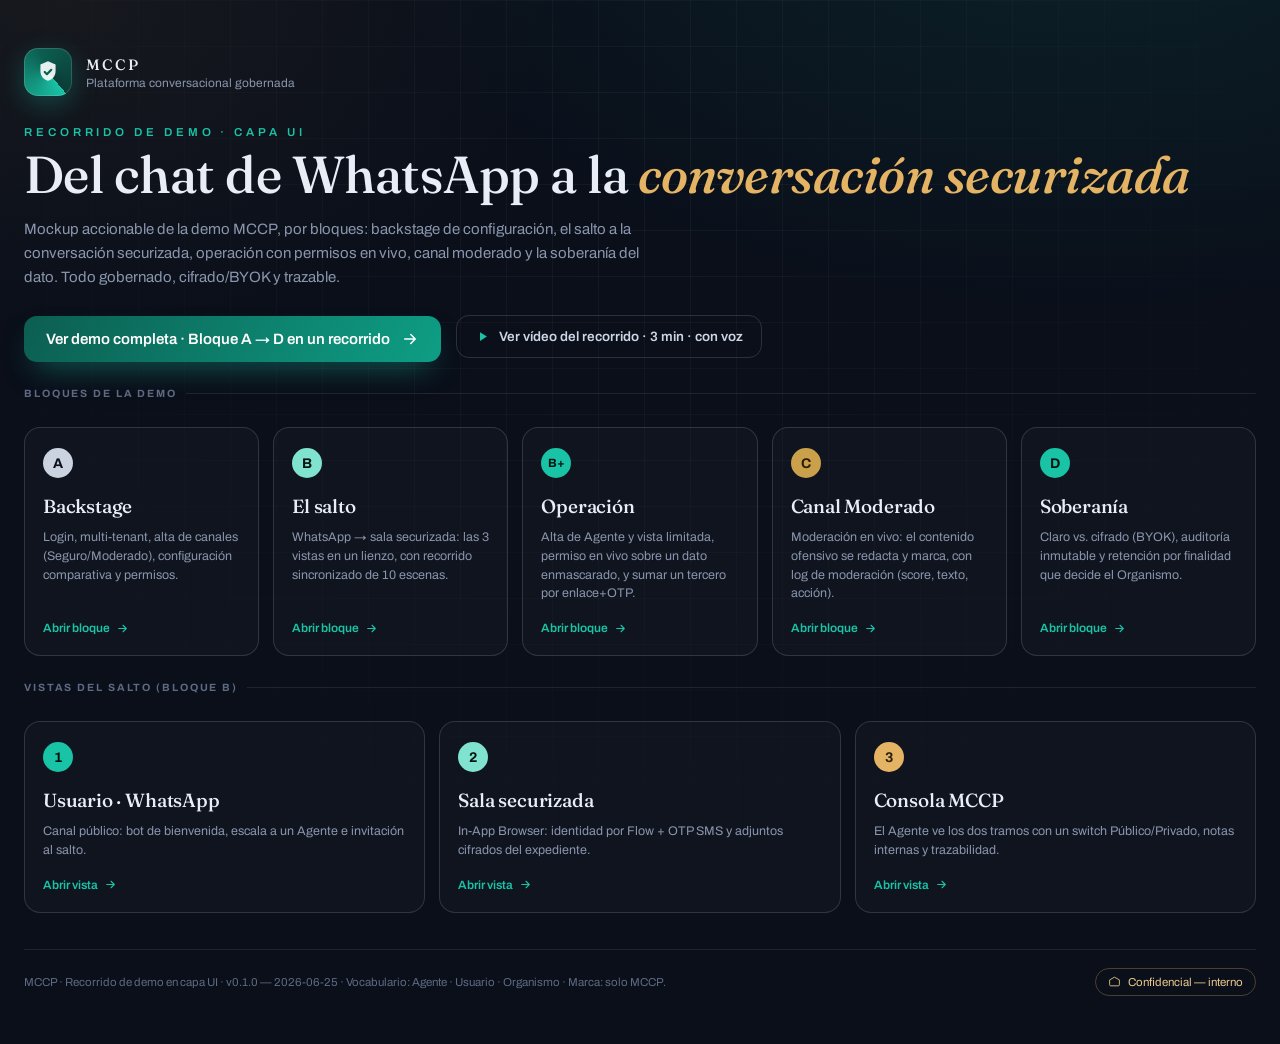
<file: index.html>
<!DOCTYPE html>
<html lang="es">
<head>
<meta charset="UTF-8">
<meta name="viewport" content="width=device-width, initial-scale=1.0">
<meta name="robots" content="noindex, nofollow">
<title>MCCP · Recorrido de demo (capa UI)</title>
<link rel="preconnect" href="https://fonts.googleapis.com">
<link rel="preconnect" href="https://fonts.gstatic.com" crossorigin>
<link href="https://fonts.googleapis.com/css2?family=Fraunces:opsz,wght@9..144,400;9..144,500;9..144,600&family=Archivo:wght@400;500;600;700&display=swap" rel="stylesheet">
<style>
  :root{
    --ink:#0a0f1a;--line:rgba(255,255,255,.09);--line-2:rgba(255,255,255,.14);
    --muted:#8a96ad;--muted-2:#5d6a82;--text:#e8edf6;--teal:#19c3a6;--teal-deep:#0c5e51;--gold:#e4b363;
  }
  *{box-sizing:border-box}
  body{margin:0;min-height:100vh;background:
      radial-gradient(1200px 700px at 85% -10%, rgba(25,195,166,.10), transparent 60%),
      radial-gradient(900px 600px at 5% 0%, rgba(228,179,99,.06), transparent 55%),
      var(--ink);
    color:var(--text);font-family:"Archivo",-apple-system,"Segoe UI",Roboto,sans-serif;-webkit-font-smoothing:antialiased;
    display:flex;align-items:center;justify-content:center;padding:48px 24px}
  body::before{content:"";position:fixed;inset:0;pointer-events:none;
    background-image:linear-gradient(var(--line) 1px,transparent 1px),linear-gradient(90deg,var(--line) 1px,transparent 1px);
    background-size:46px 46px;-webkit-mask-image:radial-gradient(circle at 50% 20%,#000,transparent 80%);mask-image:radial-gradient(circle at 50% 20%,#000,transparent 80%);opacity:.5}
  .wrap{position:relative;z-index:1;max-width:1280px;width:100%}
  .brand{display:flex;align-items:center;gap:14px;margin-bottom:30px}
  .mark{width:48px;height:48px;border-radius:14px;flex:none;background:conic-gradient(from 140deg,var(--teal),var(--teal-deep) 55%,#0a3d36);display:grid;place-items:center;box-shadow:0 8px 26px rgba(25,195,166,.28),inset 0 0 0 1px rgba(255,255,255,.14)}
  .mark svg{width:26px;height:26px}
  .brand h1{font-family:"Fraunces",serif;font-weight:500;font-size:15px;letter-spacing:.14em;margin:0;text-transform:uppercase}
  .brand .s{font-size:12px;color:var(--muted);margin-top:2px}
  .kicker{font-size:11.5px;letter-spacing:.34em;text-transform:uppercase;color:var(--teal);font-weight:600}
  h2{font-family:"Fraunces",serif;font-weight:500;font-size:clamp(30px,5vw,52px);line-height:1.02;margin:10px 0 0;letter-spacing:-.01em}
  h2 em{font-style:italic;color:var(--gold)}
  .lede{font-size:15px;color:var(--muted);max-width:620px;line-height:1.6;margin:16px 0 0}
  .primary{display:inline-flex;align-items:center;gap:11px;margin-top:26px;background:linear-gradient(120deg,var(--teal-deep),#0e9e85);color:#fff;text-decoration:none;font-weight:600;font-size:15px;padding:14px 22px;border-radius:13px;box-shadow:0 14px 30px -12px rgba(25,195,166,.5);transition:.18s}
  .primary:hover{filter:brightness(1.08);transform:translateY(-1px)}
  .secondary{display:inline-flex;align-items:center;gap:9px;margin:26px 0 0 12px;background:transparent;color:#cdd6e6;text-decoration:none;font-weight:600;font-size:13.5px;padding:13px 18px;border-radius:13px;border:1px solid var(--line-2);transition:.16s}
  .secondary:hover{border-color:var(--teal);color:#fff}
  .secondary svg{width:15px;height:15px;color:var(--teal)}
  @media(max-width:620px){.secondary{margin-left:0}}
  .primary svg{width:18px;height:18px}
  .grid{display:grid;grid-template-columns:repeat(auto-fit,minmax(232px,1fr));gap:14px;margin-top:28px}
  @media(max-width:760px){.grid{grid-template-columns:1fr}}
  .grid.bloques{grid-template-columns:repeat(5,minmax(0,1fr))}
  @media(max-width:1160px){.grid.bloques{grid-template-columns:repeat(auto-fit,minmax(190px,1fr))}}
  .card{display:flex;flex-direction:column;gap:10px;text-decoration:none;color:inherit;background:rgba(255,255,255,.025);border:1px solid var(--line-2);border-radius:16px;padding:20px 18px;transition:.18s;position:relative;overflow:hidden}
  .card:hover{border-color:rgba(25,195,166,.4);background:rgba(25,195,166,.06);transform:translateY(-3px)}
  .card .n{width:30px;height:30px;border-radius:50%;display:grid;place-items:center;font-weight:700;font-size:14px;color:#04140f}
  .card.c1 .n{background:var(--teal)}.card.c2 .n{background:#7fe3cf}.card.c3 .n{background:var(--gold);color:#2a1d05}
  .card.cF .n{background:#cbd3e0;color:#0a0f1a}
  .card.cG .n{background:var(--teal);color:#04140f;font-size:12px}
  .card.cH .n{background:#caa14a;color:#2a1d05}
  .card.cB .n{background:#7fe3cf;color:#04140f}
  .card.cD .n{background:var(--teal);color:#04140f}
  .blk{font-size:10.5px;letter-spacing:.18em;text-transform:uppercase;color:var(--muted-2);font-weight:700;margin:26px 0 2px;display:flex;align-items:center;gap:9px}
  .blk::after{content:"";flex:1;height:1px;background:var(--line)}
  .card h3{font-family:"Fraunces",serif;font-weight:500;font-size:19px;margin:6px 0 0;letter-spacing:-.01em}
  .card p{margin:0;font-size:12.5px;color:var(--muted);line-height:1.5}
  .card .go{margin-top:auto;font-size:12px;color:var(--teal);font-weight:600;display:flex;align-items:center;gap:6px;padding-top:8px}
  .card .go svg{width:13px;height:13px}
  .foot{margin-top:36px;border-top:1px solid var(--line);padding-top:18px;font-size:11.5px;color:var(--muted-2);line-height:1.6;display:flex;gap:14px;flex-wrap:wrap;align-items:center;justify-content:space-between}
  .foot .tag{display:inline-flex;align-items:center;gap:7px;border:1px solid rgba(228,179,99,.3);color:#e9c98c;border-radius:999px;padding:4px 12px}
  .foot .tag svg{width:13px;height:13px}
</style>
</head>
<body>
  <div class="wrap">
    <div class="brand">
      <div class="mark"><svg viewBox="0 0 24 24" fill="none"><path d="M12 2l7 3v6c0 4.4-3 8.3-7 9-4-.7-7-4.6-7-9V5l7-3z" fill="#fff" opacity=".9"/><path d="M9 12l2 2 4-4" stroke="#0c5e51" stroke-width="2" stroke-linecap="round" stroke-linejoin="round"/></svg></div>
      <div><h1>MCCP</h1><div class="s">Plataforma conversacional gobernada</div></div>
    </div>

    <div class="kicker">Recorrido de demo · capa UI</div>
    <h2>Del chat de WhatsApp a la <em>conversación securizada</em></h2>
    <p class="lede">Mockup accionable de la demo MCCP, por bloques: backstage de configuración, el salto a la conversación securizada, operación con permisos en vivo, canal moderado y la soberanía del dato. Todo gobernado, cifrado/BYOK y trazable.</p>

    <a class="primary" href="mccp-demo-completa-v0.1.0.html">
      Ver demo completa · Bloque A → D en un recorrido
      <svg viewBox="0 0 24 24" fill="none"><path d="M5 12h13M13 6l6 6-6 6" stroke="#fff" stroke-width="2" stroke-linecap="round" stroke-linejoin="round"/></svg>
    </a>
    <a class="secondary" href="mccp-demo-recorrido-video-v0.1.0.mp4" target="_blank" rel="noopener">
      <svg viewBox="0 0 24 24" fill="none"><path d="M8 5v14l11-7z" fill="currentColor"/></svg>
      Ver vídeo del recorrido · 3 min · con voz
    </a>

    <div class="blk">Bloques de la demo</div>
    <div class="grid bloques">
      <a class="card cF" href="mccp-demo-fase-A-backstage-v0.1.0.html">
        <div class="n">A</div>
        <h3>Backstage</h3>
        <p>Login, multi-tenant, alta de canales (Seguro/Moderado), configuración comparativa y permisos.</p>
        <span class="go">Abrir bloque <svg viewBox="0 0 24 24" fill="none"><path d="M5 12h13M13 6l6 6-6 6" stroke="currentColor" stroke-width="2" stroke-linecap="round" stroke-linejoin="round"/></svg></span>
      </a>
      <a class="card cB" href="mccp-demo-recorrido-v0.1.0.html">
        <div class="n">B</div>
        <h3>El salto</h3>
        <p>WhatsApp → sala securizada: las 3 vistas en un lienzo, con recorrido sincronizado de 10 escenas.</p>
        <span class="go">Abrir bloque <svg viewBox="0 0 24 24" fill="none"><path d="M5 12h13M13 6l6 6-6 6" stroke="currentColor" stroke-width="2" stroke-linecap="round" stroke-linejoin="round"/></svg></span>
      </a>
      <a class="card cG" href="mccp-demo-fase-B-anadidos-v0.1.0.html">
        <div class="n">B+</div>
        <h3>Operación</h3>
        <p>Alta de Agente y vista limitada, permiso en vivo sobre un dato enmascarado, y sumar un tercero por enlace+OTP.</p>
        <span class="go">Abrir bloque <svg viewBox="0 0 24 24" fill="none"><path d="M5 12h13M13 6l6 6-6 6" stroke="currentColor" stroke-width="2" stroke-linecap="round" stroke-linejoin="round"/></svg></span>
      </a>
      <a class="card cH" href="mccp-demo-fase-C-moderado-v0.1.0.html">
        <div class="n">C</div>
        <h3>Canal Moderado</h3>
        <p>Moderación en vivo: el contenido ofensivo se redacta y marca, con log de moderación (score, texto, acción).</p>
        <span class="go">Abrir bloque <svg viewBox="0 0 24 24" fill="none"><path d="M5 12h13M13 6l6 6-6 6" stroke="currentColor" stroke-width="2" stroke-linecap="round" stroke-linejoin="round"/></svg></span>
      </a>
      <a class="card cD" href="mccp-demo-fase-D-soberania-v0.1.0.html">
        <div class="n">D</div>
        <h3>Soberanía</h3>
        <p>Claro vs. cifrado (BYOK), auditoría inmutable y retención por finalidad que decide el Organismo.</p>
        <span class="go">Abrir bloque <svg viewBox="0 0 24 24" fill="none"><path d="M5 12h13M13 6l6 6-6 6" stroke="currentColor" stroke-width="2" stroke-linecap="round" stroke-linejoin="round"/></svg></span>
      </a>
    </div>

    <div class="blk">Vistas del salto (Bloque B)</div>
    <div class="grid">
      <a class="card c1" href="mccp-demo-vista-1-whatsapp-v0.1.0.html">
        <div class="n">1</div>
        <h3>Usuario · WhatsApp</h3>
        <p>Canal público: bot de bienvenida, escala a un Agente e invitación al salto.</p>
        <span class="go">Abrir vista <svg viewBox="0 0 24 24" fill="none"><path d="M5 12h13M13 6l6 6-6 6" stroke="currentColor" stroke-width="2" stroke-linecap="round" stroke-linejoin="round"/></svg></span>
      </a>
      <a class="card c2" href="mccp-demo-vista-2-inapp-securizada-v0.1.0.html">
        <div class="n">2</div>
        <h3>Sala securizada</h3>
        <p>In-App Browser: identidad por Flow + OTP SMS y adjuntos cifrados del expediente.</p>
        <span class="go">Abrir vista <svg viewBox="0 0 24 24" fill="none"><path d="M5 12h13M13 6l6 6-6 6" stroke="currentColor" stroke-width="2" stroke-linecap="round" stroke-linejoin="round"/></svg></span>
      </a>
      <a class="card c3" href="mccp-demo-vista-3-consola-mccp-v0.1.0.html">
        <div class="n">3</div>
        <h3>Consola MCCP</h3>
        <p>El Agente ve los dos tramos con un switch Público/Privado, notas internas y trazabilidad.</p>
        <span class="go">Abrir vista <svg viewBox="0 0 24 24" fill="none"><path d="M5 12h13M13 6l6 6-6 6" stroke="currentColor" stroke-width="2" stroke-linecap="round" stroke-linejoin="round"/></svg></span>
      </a>
    </div>

    <div class="foot">
      <span>MCCP · Recorrido de demo en capa UI · v0.1.0 — 2026-06-25 · Vocabulario: Agente · Usuario · Organismo · Marca: solo MCCP.</span>
      <span class="tag"><svg viewBox="0 0 24 24" fill="none"><path d="M3 9l9-5 9 5v9a2 2 0 01-2 2H5a2 2 0 01-2-2V9z" stroke="currentColor" stroke-width="1.6" stroke-linejoin="round"/></svg>Confidencial — interno</span>
    </div>
  </div>
</body>
</html>
</file>
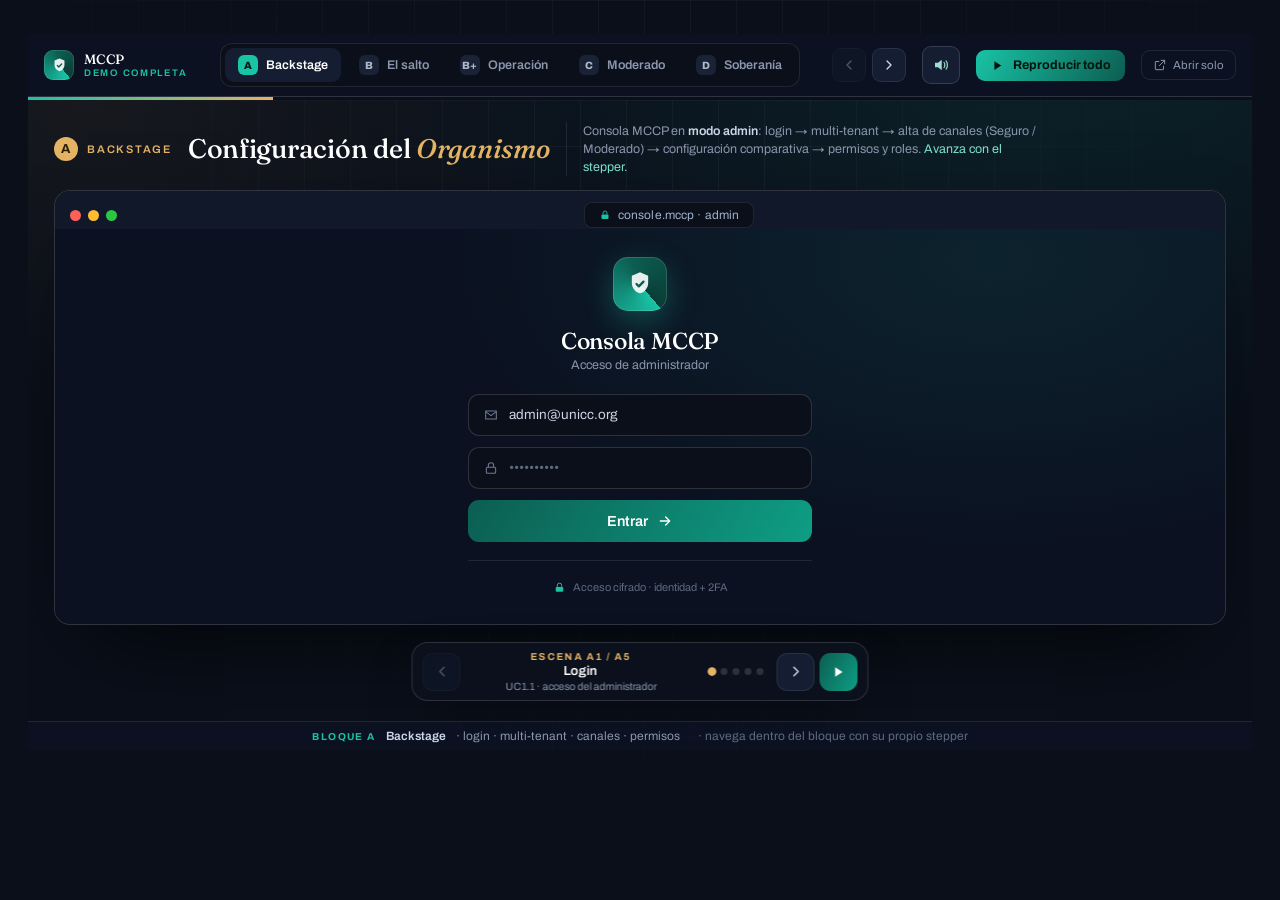
<file: mccp-demo-completa-v0.1.0.html>
<!DOCTYPE html>
<html lang="es">
<head>
<meta charset="UTF-8">
<meta name="viewport" content="width=device-width, initial-scale=1.0">
<meta name="robots" content="noindex, nofollow">
<title>MCCP · Demo completa</title>
<link rel="preconnect" href="https://fonts.googleapis.com">
<link rel="preconnect" href="https://fonts.gstatic.com" crossorigin>
<link href="https://fonts.googleapis.com/css2?family=Fraunces:opsz,wght@9..144,400;9..144,500;9..144,600&family=Archivo:wght@400;500;600;700&display=swap" rel="stylesheet">
<link rel="stylesheet" href="assets/mccp-ui.css">
<style>
  html,body{height:100%}
  body{margin:0;height:100vh;overflow:hidden;background:var(--ink);color:var(--text);font-family:"Archivo",sans-serif;display:flex;flex-direction:column;-webkit-font-smoothing:antialiased}
  /* top bar */
  .bar{flex:none;display:flex;align-items:center;gap:16px;padding:9px 16px;background:#0b1120;border-bottom:1px solid var(--line-2);z-index:5}
  .bar .brand{display:flex;align-items:center;gap:10px;flex:none}
  .bar .brand .mk{width:30px;height:30px;border-radius:9px;background:conic-gradient(from 140deg,var(--teal),var(--teal-deep) 60%,#0a3d36);display:grid;place-items:center;box-shadow:inset 0 0 0 1px rgba(255,255,255,.12)}
  .bar .brand .mk svg{width:17px;height:17px}
  .bar .brand .tt{line-height:1}
  .bar .brand .tt b{font-family:"Fraunces",serif;font-weight:500;font-size:13.5px;color:#fff;letter-spacing:.02em}
  .bar .brand .tt span{display:block;font-size:9.5px;letter-spacing:.18em;text-transform:uppercase;color:var(--teal);font-weight:600;margin-top:2px}
  .tabs{display:flex;gap:5px;background:#0a0f1a;border:1px solid var(--line);border-radius:12px;padding:4px;margin:0 auto;overflow-x:auto;max-width:100%;scrollbar-width:none}
  .tabs::-webkit-scrollbar{display:none}
  .tabs button{border:0;background:transparent;color:var(--muted);font-family:"Archivo";font-size:12.5px;font-weight:600;padding:7px 13px;border-radius:9px;cursor:pointer;display:flex;align-items:center;gap:8px;white-space:nowrap;transition:.15s}
  .tabs button .bg{width:20px;height:20px;border-radius:6px;display:grid;place-items:center;font-size:10.5px;font-weight:800;flex:none;background:#1a2236;color:#aeb9cc}
  .tabs button:hover{color:#cdd6e6}
  .tabs button.on{background:#141d31;color:#fff}
  .tabs button.on .bg{background:var(--teal);color:#04140f}
  .tabs button.on.gold .bg{background:var(--gold);color:#2a1d05}
  .tabs button.on.tealx .bg{background:#7fe3cf;color:#04140f}
  .bar .nav{display:flex;gap:6px;flex:none}
  .bar .nav button{width:34px;height:34px;border-radius:9px;border:1px solid var(--line);background:#141d31;color:#cdd6e6;display:grid;place-items:center;cursor:pointer}
  .bar .nav button:hover{background:#1b2742}.bar .nav button:disabled{opacity:.35;cursor:default}
  .bar .nav button svg{width:16px;height:16px}
  .bar .ext{flex:none;display:flex;align-items:center;gap:6px;font-size:11.5px;color:var(--muted);text-decoration:none;border:1px solid var(--line);border-radius:9px;padding:7px 11px;transition:.15s}
  .bar .ext:hover{color:#cdd6e6;border-color:var(--line-2)}
  .bar .ext svg{width:14px;height:14px}
  /* progress strip */
  .prog{flex:none;height:3px;background:#0a0f1a;position:relative;overflow:hidden}
  .prog .fill{position:absolute;left:0;top:0;bottom:0;background:linear-gradient(90deg,var(--teal),var(--gold));transition:width .35s ease}
  /* stage */
  .frameWrap{flex:1;min-height:0;position:relative;background:var(--ink)}
  iframe{width:100%;height:100%;border:0;display:block;background:var(--ink)}
  .bar .playall{flex:none;display:flex;align-items:center;gap:8px;font-family:"Archivo";font-size:12.5px;font-weight:700;border:0;border-radius:9px;padding:8px 14px;cursor:pointer;background:linear-gradient(120deg,#19c3a6,#0c5e51);color:#04140f}
  .bar .playall:hover{filter:brightness(1.07)}.bar .playall svg{width:15px;height:15px}
  @media(max-width:980px){.bar .playall span{display:none}}
  .loading{position:absolute;inset:0;display:grid;place-items:center;pointer-events:none;opacity:0;transition:.2s}
  .loading.on{opacity:1}
  .loading .sp{width:34px;height:34px;border-radius:50%;border:3px solid rgba(255,255,255,.12);border-top-color:var(--teal);animation:spin .8s linear infinite}
  @keyframes spin{to{transform:rotate(360deg)}}
  .caption{flex:none;display:flex;align-items:center;justify-content:center;gap:10px;padding:7px 16px;background:#0b1120;border-top:1px solid var(--line);font-size:12px;color:var(--muted)}
  .caption b{color:#cdd6e6;font-weight:600}
  .caption .act{font-size:10px;letter-spacing:.14em;text-transform:uppercase;color:var(--teal);font-weight:700}
  .caption .hint{margin-left:8px;color:var(--muted-2)}
  @media(max-width:820px){.bar .brand .tt,.bar .ext span{display:none}.tabs button .lbl{display:none}}
  .voicebtn{flex:none;width:38px;height:38px;border-radius:9px;border:1px solid var(--line-2);background:#141d31;color:#9fdccd;display:grid;place-items:center;cursor:pointer;transition:.15s}
  .voicebtn:hover{background:#1b2742}.voicebtn.off{color:#6b7a93}.voicebtn svg{width:18px;height:18px}
  .narrbar{flex:none;display:none;align-items:center;justify-content:center;gap:12px;padding:11px 18px;background:#0b1c1a;border-top:1px solid rgba(25,195,166,.28)}
  .narrbar.show{display:flex}
  .narrbar .ic{flex:none;color:var(--teal);display:grid;place-items:center}.narrbar .ic svg{width:20px;height:20px}
  #narrText{font-size:14px;color:#e6fbf5;line-height:1.45;max-width:1040px;text-align:center}
</style>
</head>
<body>
  <div class="bar">
    <div class="brand"><div class="mk"><svg viewBox="0 0 24 24" fill="none"><path d="M12 2l7 3v6c0 4.4-3 8.3-7 9-4-.7-7-4.6-7-9V5l7-3z" fill="#fff" opacity=".9"/><path d="M9 12l2 2 4-4" stroke="#0c5e51" stroke-width="2" stroke-linecap="round" stroke-linejoin="round"/></svg></div><div class="tt"><b>MCCP</b><span>Demo completa</span></div></div>
    <div class="tabs" id="tabs"></div>
    <div class="nav"><button id="prev" aria-label="Anterior"><svg viewBox="0 0 24 24" fill="none"><path d="M15 6l-6 6 6 6" stroke="currentColor" stroke-width="2" stroke-linecap="round" stroke-linejoin="round"/></svg></button><button id="next" aria-label="Siguiente"><svg viewBox="0 0 24 24" fill="none"><path d="M9 6l6 6-6 6" stroke="currentColor" stroke-width="2" stroke-linecap="round" stroke-linejoin="round"/></svg></button></div>
    <button class="voicebtn" id="voiceBtn" aria-label="Locución por voz" title="Locución por voz"><svg viewBox="0 0 24 24" fill="none"></svg></button>
    <button class="playall" id="playAll" aria-label="Reproducir todo"><svg viewBox="0 0 24 24" id="playAllIco"><path d="M7 5v14l11-7z" fill="#04140f"/></svg><span>Reproducir todo</span></button>
    <a class="ext" id="openTab" href="#" target="_blank" rel="noopener"><svg viewBox="0 0 24 24" fill="none"><path d="M14 4h6v6M20 4l-9 9M18 14v5a1 1 0 01-1 1H5a1 1 0 01-1-1V7a1 1 0 011-1h5" stroke="currentColor" stroke-width="1.7" stroke-linecap="round" stroke-linejoin="round"/></svg><span>Abrir solo</span></a>
  </div>
  <div class="prog"><div class="fill" id="progFill"></div></div>
  <div class="frameWrap">
    <iframe id="frame" title="Bloque de la demo"></iframe>
    <div class="loading on" id="loading"><div class="sp"></div></div>
  </div>
  <div class="narrbar" id="narrbar"><span class="ic"><svg viewBox="0 0 24 24" fill="none"><path d="M4 9v6h4l5 4V5L8 9H4z" fill="currentColor"/><path d="M16 8.5c1.4 1 1.4 6 0 7M18.7 6.5c2.4 2 2.4 9 0 11" stroke="currentColor" stroke-width="1.6" fill="none" stroke-linecap="round"/></svg></span><span id="narrText"></span></div>
  <div class="caption"><span class="act" id="capAct">Bloque A</span><b id="capTitle">Backstage</b><span id="capDesc">configuración del Organismo</span><span class="hint">· navega dentro del bloque con su propio stepper</span></div>

<script>
(function(){
  var HASH = "";
  var blocks=[
    {k:"A",  cls:"",      file:"mccp-demo-fase-A-backstage-v0.1.0.html",   lbl:"Backstage",  act:"Bloque A", desc:"login · multi-tenant · canales · permisos"},
    {k:"B",  cls:"tealx", file:"mccp-demo-recorrido-v0.1.0.html",          lbl:"El salto",   act:"Bloque B", desc:"WhatsApp → sala securizada · 3 vistas + recorrido"},
    {k:"B+", cls:"tealx", file:"mccp-demo-fase-B-anadidos-v0.1.0.html",     lbl:"Operación",  act:"Bloque B", desc:"alta de Agente · permiso en vivo · tercero"},
    {k:"C",  cls:"gold",  file:"mccp-demo-fase-C-moderado-v0.1.0.html",     lbl:"Moderado",   act:"Bloque C", desc:"moderación en vivo · log"},
    {k:"D",  cls:"",      file:"mccp-demo-fase-D-soberania-v0.1.0.html",    lbl:"Soberanía",  act:"Bloque D", desc:"claro vs. cifrado · auditoría · retención"}
  ];
  var cur=0, TOTAL=blocks.length, nonce=0, allPlaying=false;
  var $=function(s){return document.querySelector(s)};
  var tabsEl=$("#tabs"), frame=$("#frame"), loading=$("#loading");

  // ---- locución por escena (la transición ocurre al terminar la frase) ----
  var NARR=[
    [ "Empezamos en la consola de MCCP. El administrador del Organismo accede con identidad y doble factor.",
      "La plataforma es multi-tenant: cada Organismo es un espacio aislado, con sus canales, usuarios y configuración. Abrimos el de UNICC.",
      "Damos de alta dos canales sobre WhatsApp: uno seguro, cifrado y con bot; y otro moderado, con moderación de contenido.",
      "Los vemos lado a lado: el canal seguro cifra y gobierna con BYOK; el moderado aplica políticas de moderación.",
      "Y definimos los permisos por rol: administrador, manager, agente e invitado, por grupos o de forma individual." ],
    [ "Pasamos al salto, el corazón de la demo. El Usuario entra por WhatsApp, el canal de siempre, y le recibe el bot.",
      "Plantea su consulta: necesita aportar documentación a su expediente.",
      "Como implica datos sensibles, el bot escala la conversación a un agente.",
      "La agente, Marta, toma la conversación y prepara una sala cifrada.",
      "Aquí está el salto: la agente abre una conversación securizada y envía la invitación por WhatsApp.",
      "El Usuario verifica su identidad con un Flow y un código que llega por SMS, en un factor separado del enlace.",
      "Ya verificado, entra a la sala securizada, sobre el mismo móvil, en un navegador integrado.",
      "Y aporta los adjuntos del expediente: imagen, nota de voz y PDF, todos cifrados.",
      "La agente añade una nota interna, invisible para el Usuario.",
      "Cierra la conversación: se archiva cifrada y el enlace queda invalidado." ],
    [ "Veamos la operación del equipo. El manager da de alta a una agente por correo.",
      "La agente crea su contraseña y entra con una vista limitada; el manager conserva el acceso completo.",
      "En la conversación, un dato del Usuario aparece enmascarado para la agente.",
      "Al conceder el permiso, el dato se revela en vivo y queda registrado quién lo vio y cuándo.",
      "Ahora sumamos a un tercero a la sala securizada.",
      "Se le invita por el mismo mecanismo: enlace seguro y código por SMS.",
      "Entra como invitado anonimizado, sin acceso al histórico.",
      "Y al finalizar, pierde el acceso: el enlace queda invalidado." ],
    [ "El segundo canal es el moderado: sin cifrado, con moderación activa.",
      "Cuando el Usuario envía contenido ofensivo, MCCP lo redacta y lo marca antes de llegar al agente, y avisa al Usuario.",
      "Todo queda en un log de moderación: hora, puntuación, texto redactado y acción." ],
    [ "Llegamos al cierre: la soberanía del dato. El operador autorizado lo ve en claro.",
      "Sin la clave, que custodia el Organismo, el contenido es ilegible; nada en claro en servidores de terceros.",
      "Y todo queda auditado de forma inmutable, con retención por finalidad que decide el Organismo." ]
  ];

  // ---- voz (Web Speech API) ----
  var hasTTS = ('speechSynthesis' in window);
  var voiceOn = hasTTS, esVoice=null, speakCancel=null;
  function pickVoice(){ if(!hasTTS) return; var vs=speechSynthesis.getVoices()||[]; esVoice = vs.filter(function(v){return /^es/i.test(v.lang);})[0] || vs.filter(function(v){return /spanish|español/i.test(v.name||"");})[0] || null; }
  if(hasTTS){ pickVoice(); speechSynthesis.onvoiceschanged=pickVoice; }
  function setVoiceIco(){ var b=$("#voiceBtn"); if(!b)return; b.classList.toggle("off",!voiceOn);
    b.querySelector("svg").innerHTML = voiceOn
      ? '<path d="M4 9v6h4l5 4V5L8 9H4z" fill="currentColor"/><path d="M16 8.5c1.4 1 1.4 6 0 7M18.7 6.5c2.4 2 2.4 9 0 11" stroke="currentColor" stroke-width="1.6" fill="none" stroke-linecap="round"/>'
      : '<path d="M4 9v6h4l5 4V5L8 9H4z" fill="currentColor"/><path d="M16 9.5l5 5M21 9.5l-5 5" stroke="currentColor" stroke-width="1.6" stroke-linecap="round"/>'; }
  function setSubtitle(t){ var bar=$("#narrbar"); if(!bar)return; bar.classList.add("show"); $("#narrText").textContent=t||""; }
  function clearSubtitle(){ var bar=$("#narrbar"); if(bar) bar.classList.remove("show"); }
  function estDur(t){ return Math.max(3000,(t?t.length:0)*72); }
  function speak(text, onend){
    setSubtitle(text);
    if(!voiceOn || !hasTTS){ var t=setTimeout(onend, estDur(text)); speakCancel=function(){clearTimeout(t);}; return; }
    var done=false; function fire(){ if(done)return; done=true; onend(); }
    var wd=setTimeout(fire, estDur(text)+3500);
    try{
      var u=new SpeechSynthesisUtterance(text); u.lang="es-ES"; if(esVoice)u.voice=esVoice; u.rate=0.82; u.pitch=1;
      u.onend=function(){ clearTimeout(wd); fire(); };
      speechSynthesis.speak(u);
    }catch(e){}
    speakCancel=function(){ clearTimeout(wd); try{speechSynthesis.cancel();}catch(e){} };
  }
  function prime(){ if(!hasTTS) return; try{ var u=new SpeechSynthesisUtterance(" "); u.volume=0; speechSynthesis.speak(u); }catch(e){} }

  blocks.forEach(function(b,i){
    var btn=document.createElement("button"); btn.className=b.cls;
    btn.innerHTML='<span class="bg">'+b.k+'</span><span class="lbl">'+b.lbl+'</span>';
    btn.addEventListener("click",function(){ stopAll(); go(i); });
    tabsEl.appendChild(btn);
  });
  function render(){
    var b=blocks[cur];
    Array.prototype.forEach.call(tabsEl.children,function(c,i){ c.classList.toggle("on",i===cur); });
    $("#openTab").href=b.file+HASH;
    $("#capAct").textContent=b.act; $("#capTitle").textContent=b.lbl; $("#capDesc").textContent="· "+b.desc;
    $("#progFill").style.width=((cur+1)/TOTAL*100)+"%";
    $("#prev").disabled=cur===0; $("#next").disabled=cur===TOTAL-1;
  }
  function loadCur(){ loading.classList.add("on"); frame.src=blocks[cur].file+"?n="+(++nonce)+HASH; }
  function go(i){ cur=Math.max(0,Math.min(TOTAL-1,i)); render(); loadCur(); }

  function whenReady(cb,tries){ tries=tries||0; var w; try{w=frame.contentWindow;}catch(e){} if(w&&w.MCCP){cb(w.MCCP);return;} if(tries>60)return; setTimeout(function(){whenReady(cb,tries+1);},140); }
  function playStep(mccp,k){
    if(!allPlaying) return;
    if(k>=mccp.count){ if(cur<TOTAL-1){ go(cur+1); } else { stopAll(); } return; }
    try{ mccp.go(k); }catch(e){}
    var lines=NARR[cur]||[];
    speak(lines[k]||"", function(){ if(allPlaying) playStep(mccp,k+1); });
  }
  function onBlockReady(){ whenReady(function(mccp){ if(!allPlaying)return; playStep(mccp,0); }); }
  frame.addEventListener("load",function(){ loading.classList.remove("on"); if(allPlaying) onBlockReady(); });

  $("#next").addEventListener("click",function(){ stopAll(); go(cur+1); });
  $("#prev").addEventListener("click",function(){ stopAll(); go(cur-1); });

  function setAllIco(p){ var ico=$("#playAllIco"); if(ico) ico.innerHTML = p?'<rect x="6" y="5" width="4" height="14" rx="1" fill="#04140f"/><rect x="14" y="5" width="4" height="14" rx="1" fill="#04140f"/>':'<path d="M7 5v14l11-7z" fill="#04140f"/>'; var lbl=$("#playAll span"); if(lbl) lbl.textContent = p?"Pausar":"Reproducir todo"; }
  function startAll(){ allPlaying=true; setAllIco(true); prime(); cur=0; render(); loadCur(); }
  function stopAll(){ allPlaying=false; setAllIco(false); if(speakCancel)speakCancel(); try{ if(hasTTS) speechSynthesis.cancel(); }catch(e){} clearSubtitle(); try{ var w=frame.contentWindow; if(w&&w.MCCP) w.MCCP.pause(); }catch(e){} }
  $("#playAll").addEventListener("click",function(){ if(allPlaying) stopAll(); else startAll(); });

  var vb=$("#voiceBtn");
  if(vb){ setVoiceIco(); vb.addEventListener("click",function(){ voiceOn=!voiceOn; if(!hasTTS)voiceOn=false; setVoiceIco(); }); }
  if(!hasTTS && vb){ vb.classList.add("off"); vb.title="Voz no disponible en este navegador"; }

  go(0);
})();
</script>
</body>
</html>
</file>
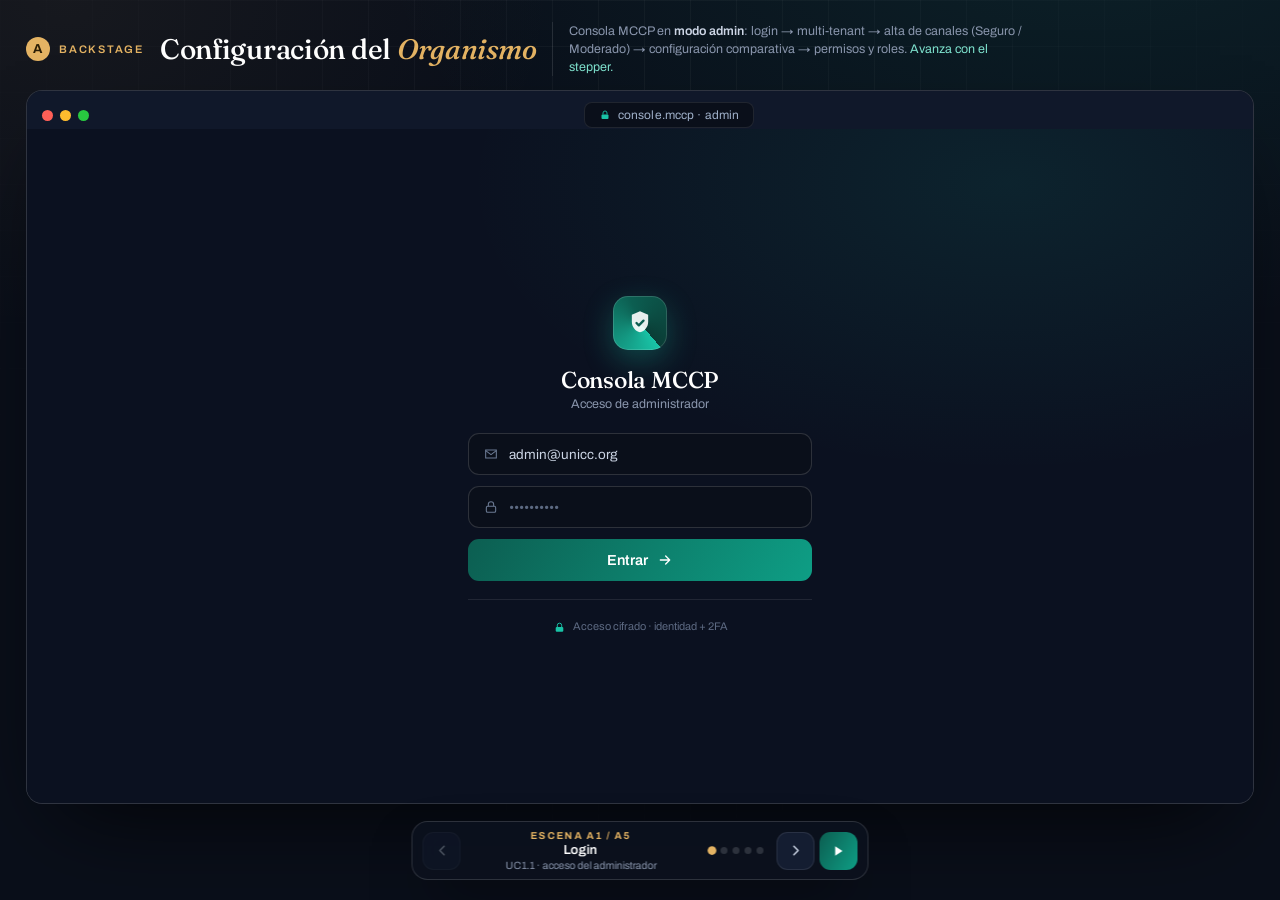
<file: mccp-demo-fase-A-backstage-v0.1.0.html>
<!DOCTYPE html>
<html lang="es">
<head>
<meta charset="UTF-8">
<meta name="viewport" content="width=device-width, initial-scale=1.0">
<meta name="robots" content="noindex, nofollow">
<title>MCCP · Fase A — Backstage (configuración)</title>
<link rel="preconnect" href="https://fonts.googleapis.com">
<link rel="preconnect" href="https://fonts.gstatic.com" crossorigin>
<link href="https://fonts.googleapis.com/css2?family=Fraunces:opsz,wght@9..144,400;9..144,500;9..144,600&family=Archivo:wght@400;500;600;700&display=swap" rel="stylesheet">
<link rel="stylesheet" href="assets/mccp-ui.css">
<style>
  html,body{height:100%}
  body{padding:22px 26px 96px;height:100vh;overflow:hidden;display:flex;flex-direction:column}
  .page{flex:1;display:flex;flex-direction:column;min-height:0;max-width:1500px;margin:0 auto;width:100%}
  /* header */
  .topbar{display:flex;align-items:center;gap:16px;flex-wrap:wrap;margin-bottom:14px}
  .topbar .tag{display:inline-flex;align-items:center;gap:9px;font-size:11px;letter-spacing:.16em;text-transform:uppercase;color:var(--gold);font-weight:600;flex:none}
  .topbar .tag i{width:24px;height:24px;border-radius:50%;background:var(--gold);color:#2a1d05;display:grid;place-items:center;font-style:normal;font-weight:700;font-size:13px}
  .topbar h1{font-family:"Fraunces",serif;font-weight:500;font-size:clamp(20px,2.2vw,30px);line-height:1;margin:0;color:#fff;letter-spacing:-.01em}
  .topbar h1 em{font-style:italic;color:var(--gold)}
  .topbar .sub{font-size:12.5px;color:var(--muted);max-width:470px;line-height:1.45;border-left:1px solid var(--line);padding-left:16px}
  .topbar .sub b{color:#cdd6e6;font-weight:600}
  main{flex:1;min-height:0;display:flex}
  .win{flex:1;min-height:0;height:auto;width:100%;position:relative}

  /* ===== LOGIN (A1) ===== */
  .login{position:absolute;inset:38px 0 0;display:grid;place-items:center;background:
      radial-gradient(900px 480px at 80% 8%, rgba(25,195,166,.10), transparent 60%),#0b1120;z-index:6}
  .login[hidden]{display:none}
  .login .card{width:360px;text-align:center;padding:6px 8px}
  .login .mk{width:54px;height:54px;border-radius:15px;margin:0 auto 16px;background:conic-gradient(from 140deg,var(--teal),var(--teal-deep) 55%,#0a3d36);display:grid;place-items:center;box-shadow:0 10px 30px rgba(25,195,166,.3),inset 0 0 0 1px rgba(255,255,255,.14)}
  .login .mk svg{width:28px;height:28px}
  .login h2{font-family:"Fraunces",serif;font-weight:500;font-size:23px;margin:0 0 3px;color:#fff;letter-spacing:-.01em}
  .login .lede{font-size:12.5px;color:var(--muted);margin:0 0 22px}
  .login .fld{display:flex;align-items:center;gap:10px;background:#0a0f1a;border:1px solid var(--line-2);border-radius:11px;padding:12px 14px;margin-bottom:11px;text-align:left}
  .login .fld svg{width:16px;height:16px;color:#6b7a93;flex:none}
  .login .fld span{font-size:13.5px;color:#cdd6e6}
  .login .fld .ph{color:#5d6a82}
  .login .enter{width:100%;border:0;cursor:pointer;background:linear-gradient(120deg,var(--teal-deep),#0e9e85);color:#fff;font-family:"Archivo";font-size:14.5px;font-weight:600;padding:13px;border-radius:11px;display:flex;align-items:center;justify-content:center;gap:9px;margin-top:6px;transition:.16s}
  .login .enter:hover{filter:brightness(1.08)}
  .login .enter svg{width:16px;height:16px}
  .login .foot{margin-top:18px;font-size:11px;color:var(--muted-2);display:flex;align-items:center;justify-content:center;gap:7px}
  .login .foot svg{width:13px;height:13px;color:var(--teal)}

  /* ===== ADMIN APP (A2–A5) ===== */
  .admin{position:absolute;inset:38px 0 0;display:grid;grid-template-columns:60px 244px 1fr;min-height:0}
  .admin[hidden]{display:none}
  .anav{background:#0c1220;border-right:1px solid var(--line);display:flex;flex-direction:column;min-height:0}
  .anav .org{padding:15px 16px 12px;border-bottom:1px solid var(--line)}
  .anav .org .lbl{font-size:10px;letter-spacing:.16em;text-transform:uppercase;color:var(--muted-2);font-weight:700}
  .anav .org .pick{display:flex;align-items:center;gap:10px;margin-top:9px;background:#111a2c;border:1px solid var(--line-2);border-radius:10px;padding:9px 11px;cursor:pointer}
  .anav .org .pick .d{width:28px;height:28px;border-radius:8px;background:linear-gradient(135deg,#19c3a6,#0c5e51);display:grid;place-items:center;color:#04140f;font-weight:800;font-size:12px;flex:none}
  .anav .org .pick .nm{flex:1;font-size:13.5px;color:#eef2f9;font-weight:600}
  .anav .org .pick svg{width:14px;height:14px;color:#6b7a93}
  .anav .grp{padding:12px 10px;border-bottom:1px solid var(--line)}
  .anav .grp .h{font-size:10px;letter-spacing:.14em;text-transform:uppercase;color:var(--muted-2);font-weight:700;padding:0 8px 7px}
  .anav .it{display:flex;align-items:center;gap:11px;padding:9px 10px;border-radius:9px;color:var(--muted);font-size:13.5px;cursor:pointer;font-weight:500}
  .anav .it svg{width:17px;height:17px;flex:none}
  .anav .it:hover{background:rgba(255,255,255,.04);color:#cdd6e6}
  .anav .it.on{background:rgba(25,195,166,.13);color:var(--teal)}
  .anav .sp{flex:1}

  .acontent{min-height:0;overflow-y:auto;padding:22px 26px;scrollbar-width:thin}
  .acontent::-webkit-scrollbar{width:7px}.acontent::-webkit-scrollbar-thumb{background:rgba(255,255,255,.08);border-radius:4px}
  .ah{display:flex;align-items:flex-end;justify-content:space-between;gap:16px;margin-bottom:18px}
  .ah h3{font-family:"Fraunces",serif;font-weight:500;font-size:23px;margin:0;color:#fff;letter-spacing:-.01em}
  .ah p{margin:4px 0 0;font-size:12.5px;color:var(--muted);max-width:520px;line-height:1.5}
  .ah .uc{font-size:10px;letter-spacing:.1em;text-transform:uppercase;color:var(--teal);font-weight:700;border:1px solid rgba(25,195,166,.3);border-radius:6px;padding:3px 8px}
  .btn{display:inline-flex;align-items:center;gap:8px;font-family:"Archivo";font-size:12.5px;font-weight:600;border-radius:9px;padding:9px 14px;cursor:pointer;border:1px solid transparent;background:linear-gradient(120deg,var(--teal-deep),#0e9e85);color:#fff}
  .btn svg{width:14px;height:14px}
  .btn.ghost{background:#141d31;color:var(--muted);border-color:var(--line)}

  .ascene-c{display:none}
  .ascene-c.show{display:block;animation:fade .35s ease}
  @keyframes fade{from{opacity:0;transform:translateY(6px)}to{opacity:1;transform:none}}

  /* A2 tenant cards */
  .tenants{display:grid;grid-template-columns:repeat(3,1fr);gap:14px}
  @media(max-width:1180px){.tenants{grid-template-columns:repeat(2,1fr)}}
  .tcard{background:#0e1626;border:1px solid var(--line-2);border-radius:14px;padding:17px;cursor:pointer;transition:.16s;position:relative}
  .tcard:hover{border-color:rgba(25,195,166,.4);transform:translateY(-2px)}
  .tcard.on{border-color:var(--teal);background:#0c1c1a;box-shadow:0 0 0 1px var(--teal)}
  .tcard .d{width:42px;height:42px;border-radius:11px;display:grid;place-items:center;color:#04140f;font-weight:800;font-size:16px;margin-bottom:12px}
  .tcard.t1 .d{background:linear-gradient(135deg,#19c3a6,#0c5e51)}
  .tcard.t2 .d{background:linear-gradient(135deg,#7c8aa5,#3a4763);color:#0b1120}
  .tcard.t3 .d{background:linear-gradient(135deg,#e4b363,#b07d28);color:#2a1d05}
  .tcard .nm{font-size:15px;color:#fff;font-weight:600}
  .tcard .meta{font-size:12px;color:var(--muted);margin-top:3px}
  .tcard .sel{position:absolute;top:14px;right:14px;width:22px;height:22px;border-radius:50%;background:var(--teal);display:none;place-items:center}
  .tcard.on .sel{display:grid}
  .tcard .sel svg{width:13px;height:13px;color:#04140f}
  .tcard .open{margin-top:13px;font-size:11.5px;color:var(--teal);font-weight:600;display:none;align-items:center;gap:6px}
  .tcard.on .open{display:flex}
  .tcard .open svg{width:12px;height:12px}

  /* channel rows (A3) + config (A4) */
  .chan{display:flex;align-items:center;gap:14px;background:#0e1626;border:1px solid var(--line);border-radius:13px;padding:14px 16px;margin-bottom:12px}
  .chan .ic{width:40px;height:40px;border-radius:11px;display:grid;place-items:center;flex:none}
  .chan.sec .ic{background:rgba(25,195,166,.16)}.chan.mod .ic{background:rgba(228,179,99,.16)}
  .chan .ic svg{width:20px;height:20px}.chan.sec .ic svg{color:var(--teal)}.chan.mod .ic svg{color:var(--gold)}
  .chan .ci{flex:1;min-width:0}
  .chan .ci .nm{font-size:14.5px;color:#fff;font-weight:600;display:flex;align-items:center;gap:9px}
  .chan .ci .src{font-size:11.5px;color:var(--muted);margin-top:2px}
  .chan .tg{display:flex;gap:7px;flex-wrap:wrap}
  .pill2{font-size:10.5px;font-weight:600;border-radius:6px;padding:3px 9px;border:1px solid var(--line-2);color:var(--muted);display:inline-flex;align-items:center;gap:5px}
  .pill2.on{color:var(--teal);border-color:rgba(25,195,166,.35);background:rgba(25,195,166,.1)}
  .pill2.mod{color:var(--gold);border-color:rgba(228,179,99,.35);background:rgba(228,179,99,.1)}
  .pill2.off{color:#5d6a82}
  .chan .st{display:flex;align-items:center;gap:6px;font-size:11.5px;color:#7fe3cf;font-weight:600;flex:none}
  .chan .st .dot{width:7px;height:7px;border-radius:50%;background:#19c3a6;box-shadow:0 0 0 3px rgba(25,195,166,.2)}

  /* A3 modal */
  .modal{margin-top:6px;background:#0e1626;border:1px dashed var(--line-2);border-radius:13px;padding:16px 17px;max-width:430px}
  .modal .mt{font-size:13px;color:#fff;font-weight:600;margin-bottom:12px;display:flex;align-items:center;gap:8px}
  .modal .mt svg{width:15px;height:15px;color:var(--teal)}
  .frow{display:flex;align-items:center;justify-content:space-between;padding:9px 0;border-top:1px solid var(--line)}
  .frow:first-of-type{border-top:0}
  .frow .k{font-size:13px;color:#cdd6e6}
  .frow .k small{display:block;font-size:10.5px;color:var(--muted-2)}
  .sw{width:38px;height:22px;border-radius:11px;background:#26324a;position:relative;cursor:pointer;flex:none;transition:.18s}
  .sw::after{content:"";position:absolute;top:2px;left:2px;width:18px;height:18px;border-radius:50%;background:#fff;transition:.18s}
  .sw.on{background:var(--teal-deep)}.sw.on::after{left:18px}
  .sw.gold.on{background:#9a7a2e}
  .modal .mfoot{margin-top:14px;display:flex;gap:9px}

  /* A4 compare */
  .compare{display:grid;grid-template-columns:1fr 1fr;gap:16px}
  @media(max-width:1100px){.compare{grid-template-columns:1fr}}
  .cfg{background:#0e1626;border:1px solid var(--line);border-radius:14px;overflow:hidden}
  .cfg .ct{padding:13px 16px;border-bottom:1px solid var(--line);display:flex;align-items:center;gap:10px}
  .cfg .ct .ic{width:30px;height:30px;border-radius:9px;display:grid;place-items:center;flex:none}
  .cfg.sec .ct .ic{background:rgba(25,195,166,.16);color:var(--teal)}
  .cfg.mod .ct .ic{background:rgba(228,179,99,.16);color:var(--gold)}
  .cfg .ct .ic svg{width:16px;height:16px}
  .cfg .ct b{font-size:14px;color:#fff;font-weight:600}
  .cfg .ct .badge{margin-left:auto;font-size:10px;font-weight:700;text-transform:uppercase;letter-spacing:.04em;padding:2px 8px;border-radius:5px}
  .cfg.sec .ct .badge{background:rgba(25,195,166,.15);color:var(--teal)}
  .cfg.mod .ct .badge{background:rgba(228,179,99,.15);color:var(--gold)}
  .cfg .tabs2{display:flex;gap:6px;padding:11px 16px 0}
  .cfg .tabs2 span{font-size:11.5px;font-weight:600;padding:6px 11px;border-radius:8px 8px 0 0;color:var(--muted);border:1px solid transparent;border-bottom:0;cursor:pointer}
  .cfg.sec .tabs2 span.on{background:#0a0f1a;color:var(--teal);border-color:var(--line)}
  .cfg.mod .tabs2 span.on{background:#0a0f1a;color:var(--gold);border-color:var(--line)}
  .cfg .body2{padding:14px 16px 16px;background:#0a0f1a;border-top:1px solid var(--line)}
  .cfg .kv2{display:flex;justify-content:space-between;align-items:center;font-size:12.5px;padding:7px 0;border-bottom:1px solid rgba(255,255,255,.05)}
  .cfg .kv2:last-child{border-bottom:0}
  .cfg .kv2 span{color:var(--muted)}.cfg .kv2 b{color:#dfe6f2;font-weight:600;display:flex;align-items:center;gap:6px}
  .tagon{font-size:10px;font-weight:700;color:var(--teal);background:rgba(25,195,166,.12);border-radius:5px;padding:2px 7px}
  .tagon.g{color:var(--gold);background:rgba(228,179,99,.12)}
  .tagoff{font-size:10px;font-weight:700;color:#5d6a82;background:#141d31;border-radius:5px;padding:2px 7px}

  /* A5 roles matrix */
  .matrix{background:#0e1626;border:1px solid var(--line);border-radius:14px;overflow:hidden}
  table.roles{width:100%;border-collapse:collapse;font-size:12.5px}
  table.roles th,table.roles td{padding:11px 12px;text-align:center;border-bottom:1px solid var(--line)}
  table.roles thead th{background:#0a0f1a;color:#cdd6e6;font-weight:700;font-size:11.5px}
  table.roles thead th.rolehdr{text-transform:none}
  table.roles tbody th{text-align:left;color:#dfe6f2;font-weight:500;border-right:1px solid var(--line)}
  table.roles td .yes{display:inline-grid;place-items:center;width:22px;height:22px;border-radius:50%;background:rgba(25,195,166,.15)}
  table.roles td .yes svg{width:13px;height:13px;color:var(--teal)}
  table.roles td .no{color:#3a4763;font-size:15px}
  table.roles tbody tr:hover td,table.roles tbody tr:hover th{background:rgba(255,255,255,.02)}
  table.roles .col-admin{background:rgba(25,195,166,.04)}
  .rolekey{display:flex;gap:8px;flex-wrap:wrap;margin-top:13px}
  .rolekey .k{font-size:11px;color:var(--muted);border:1px solid var(--line);border-radius:7px;padding:5px 10px;display:flex;align-items:center;gap:7px}
  .rolekey .k b{color:#cdd6e6}
  .grpnote{margin-top:14px;background:rgba(25,195,166,.06);border:1px solid rgba(25,195,166,.22);border-radius:11px;padding:12px 15px;font-size:12.5px;color:#9fdccd;line-height:1.5;display:flex;gap:10px}
  .grpnote svg{width:16px;height:16px;flex:none;color:var(--teal);margin-top:1px}

  /* stepper (shared look) */
  .stepper{position:fixed;left:50%;bottom:20px;transform:translateX(-50%);z-index:80;display:flex;align-items:center;gap:5px;background:rgba(12,18,30,.88);border:1px solid var(--line-2);border-radius:16px;padding:8px 10px;box-shadow:0 24px 60px -20px rgba(0,0,0,.8);backdrop-filter:blur(14px)}
  .stepper .nav{width:38px;height:38px;border-radius:11px;border:1px solid var(--line);background:#141d31;color:#cdd6e6;display:grid;place-items:center;cursor:pointer;flex:none}
  .stepper .nav:hover{background:#1b2742}.stepper .nav:disabled{opacity:.35;cursor:default}
  .stepper .nav svg{width:17px;height:17px}
  .stepper .ctr{padding:0 12px;min-width:230px;text-align:center}
  .stepper .ctr .sc{font-size:10px;letter-spacing:.16em;text-transform:uppercase;color:var(--gold);font-weight:700}
  .stepper .ctr .lb{font-size:13px;color:#fff;font-weight:600;margin-top:2px}
  .stepper .ctr .vw{font-size:10.5px;color:var(--muted);margin-top:1px}
  .stepper .dotbar{display:flex;gap:5px;padding:0 8px}
  .stepper .dotbar i{width:7px;height:7px;border-radius:50%;background:var(--line-2);cursor:pointer}
  .stepper .dotbar i.on{background:var(--gold);transform:scale(1.25)}
  .stepper .dotbar i.done{background:#7a5e1f}
  .stepper .play{width:38px;height:38px;border-radius:11px;border:0;background:linear-gradient(120deg,var(--teal-deep),#0e9e85);color:#fff;display:grid;place-items:center;cursor:pointer;flex:none}.stepper .play svg{width:16px;height:16px}
</style>
</head>
<body>
  <div class="page">
    <div class="topbar">
      <span class="tag"><i>A</i> Backstage</span>
      <h1>Configuración del <em>Organismo</em></h1>
      <div class="sub">Consola MCCP en <b>modo admin</b>: login → multi-tenant → alta de canales (Seguro / Moderado) → configuración comparativa → permisos y roles. <span style="color:#7fe3cf">Avanza con el stepper.</span></div>
    </div>

    <main>
      <div class="win">
        <div class="win-bar">
          <div class="dots"><i></i><i></i><i></i></div>
          <div class="addr"><span class="u" id="addr"><svg viewBox="0 0 24 24" fill="none"><rect x="5" y="11" width="14" height="9" rx="2" fill="currentColor"/><path d="M8 11V8a4 4 0 018 0v3" stroke="currentColor" stroke-width="1.8"/></svg>console.mccp · admin</span></div>
        </div>

        <!-- A1 · LOGIN -->
        <div class="login" id="login">
          <div class="card">
            <div class="mk"><svg viewBox="0 0 24 24" fill="none"><path d="M12 2l7 3v6c0 4.4-3 8.3-7 9-4-.7-7-4.6-7-9V5l7-3z" fill="#fff" opacity=".9"/><path d="M9 12l2 2 4-4" stroke="#0c5e51" stroke-width="2" stroke-linecap="round" stroke-linejoin="round"/></svg></div>
            <h2>Consola MCCP</h2>
            <p class="lede">Acceso de administrador</p>
            <div class="fld"><svg viewBox="0 0 24 24" fill="none"><path d="M4 6h16v12H4z" stroke="currentColor" stroke-width="1.6"/><path d="M4 7l8 6 8-6" stroke="currentColor" stroke-width="1.6"/></svg><span>admin@unicc.org</span></div>
            <div class="fld"><svg viewBox="0 0 24 24" fill="none"><rect x="5" y="11" width="14" height="9" rx="2" stroke="currentColor" stroke-width="1.6"/><path d="M8 11V8a4 4 0 018 0v3" stroke="currentColor" stroke-width="1.6"/></svg><span class="ph">••••••••••</span></div>
            <button class="enter" id="enterBtn">Entrar
              <svg viewBox="0 0 24 24" fill="none"><path d="M5 12h13M13 6l6 6-6 6" stroke="#fff" stroke-width="2" stroke-linecap="round" stroke-linejoin="round"/></svg>
            </button>
            <div class="foot"><svg viewBox="0 0 24 24" fill="none"><rect x="5" y="11" width="14" height="9" rx="2" fill="currentColor"/><path d="M8 11V8a4 4 0 018 0v3" stroke="currentColor" stroke-width="1.8"/></svg> Acceso cifrado · identidad + 2FA</div>
          </div>
        </div>

        <!-- A2–A5 · ADMIN APP -->
        <div class="admin" id="admin" hidden>
          <!-- rail -->
          <div class="rail">
            <div class="lg"><svg viewBox="0 0 24 24" fill="none"><path d="M12 2l7 3v6c0 4.4-3 8.3-7 9-4-.7-7-4.6-7-9V5l7-3z" fill="#fff" opacity=".9"/><path d="M9 12l2 2 4-4" stroke="#0c5e51" stroke-width="2" stroke-linecap="round" stroke-linejoin="round"/></svg></div>
            <div class="ic" title="Bandeja"><svg viewBox="0 0 24 24" fill="none"><path d="M3 5h18v11H8l-4 4V5z" stroke="currentColor" stroke-width="1.7" stroke-linejoin="round"/></svg></div>
            <div class="ic on" title="Configuración"><svg viewBox="0 0 24 24" fill="none"><circle cx="12" cy="12" r="3" stroke="currentColor" stroke-width="1.7"/><path d="M12 2v3M12 19v3M2 12h3M19 12h3M5 5l2 2M17 17l2 2M19 5l-2 2M7 17l-2 2" stroke="currentColor" stroke-width="1.6" stroke-linecap="round"/></svg></div>
            <div class="sp"></div>
            <div class="me" style="background:linear-gradient(135deg,#19c3a6,#0c5e51);color:#04140f">A</div>
          </div>

          <!-- nav -->
          <div class="anav">
            <div class="org">
              <div class="lbl">Organismo</div>
              <div class="pick" id="orgPick">
                <div class="d" id="orgInitial">—</div>
                <div class="nm" id="orgName">Selecciona…</div>
                <svg viewBox="0 0 24 24" fill="none"><path d="M7 10l5 5 5-5" stroke="currentColor" stroke-width="1.8" stroke-linecap="round" stroke-linejoin="round"/></svg>
              </div>
            </div>
            <div class="grp" id="navScoped" style="opacity:.4;pointer-events:none">
              <div class="h">Gestión</div>
              <div class="it" data-nav="organismos"><svg viewBox="0 0 24 24" fill="none"><path d="M3 21V9l9-6 9 6v12" stroke="currentColor" stroke-width="1.7" stroke-linejoin="round"/></svg>Organismos</div>
              <div class="it" data-nav="canales"><svg viewBox="0 0 24 24" fill="none"><path d="M4 7h16M4 12h16M4 17h10" stroke="currentColor" stroke-width="1.7" stroke-linecap="round"/></svg>Canales</div>
              <div class="it" data-nav="usuarios"><svg viewBox="0 0 24 24" fill="none"><circle cx="9" cy="8" r="3" stroke="currentColor" stroke-width="1.7"/><path d="M3 19c1-3.2 3.4-4.8 6-4.8M15 7a3 3 0 010 6M21 19c-.6-2.2-2-3.6-4-4.4" stroke="currentColor" stroke-width="1.7" stroke-linecap="round"/></svg>Usuarios</div>
              <div class="it" data-nav="config"><svg viewBox="0 0 24 24" fill="none"><circle cx="12" cy="12" r="3" stroke="currentColor" stroke-width="1.7"/><path d="M12 2v3M12 19v3M2 12h3M19 12h3" stroke="currentColor" stroke-width="1.6" stroke-linecap="round"/></svg>Configuración</div>
              <div class="it" data-nav="permisos"><svg viewBox="0 0 24 24" fill="none"><rect x="5" y="11" width="14" height="9" rx="2" stroke="currentColor" stroke-width="1.7"/><path d="M8 11V8a4 4 0 018 0v3" stroke="currentColor" stroke-width="1.7"/></svg>Permisos y roles</div>
            </div>
          </div>

          <!-- content -->
          <div class="acontent">

            <!-- A2 organismos -->
            <div class="ascene-c" id="c-a2">
              <div class="ah"><div><h3>Organismos</h3><p>Plataforma multi-tenant: cada Organismo es un espacio aislado con sus canales, usuarios y configuración.</p></div><span class="uc">UC1.2</span></div>
              <div class="tenants">
                <div class="tcard t1" id="tUnicc">
                  <div class="d">UN</div>
                  <div class="nm">UNICC</div>
                  <div class="meta">2 canales · 6 usuarios · Activo</div>
                  <div class="sel"><svg viewBox="0 0 24 24" fill="none"><path d="M5 12l4 4L19 7" stroke="#04140f" stroke-width="2.4" stroke-linecap="round" stroke-linejoin="round"/></svg></div>
                  <div class="open">Abrir espacio <svg viewBox="0 0 24 24" fill="none"><path d="M5 12h13M13 6l6 6-6 6" stroke="currentColor" stroke-width="2" stroke-linecap="round"/></svg></div>
                </div>
                <div class="tcard t2"><div class="d">AC</div><div class="nm">Acme S.A.</div><div class="meta">1 canal · 3 usuarios · Activo</div></div>
                <div class="tcard t3"><div class="d">NX</div><div class="nm">Núcleo Demo</div><div class="meta">3 canales · 8 usuarios · Activo</div></div>
              </div>
            </div>

            <!-- A3 canales -->
            <div class="ascene-c" id="c-a3">
              <div class="ah"><div><h3>Canales</h3><p>Dos canales sobre WhatsApp Business (aportado por MCCP como BSP). El Seguro cifra y gobierna; el Moderado modera contenido.</p></div><span class="uc">UC1.3</span></div>
              <button class="btn" style="margin-bottom:14px"><svg viewBox="0 0 24 24" fill="none"><path d="M12 5v14M5 12h14" stroke="#fff" stroke-width="2" stroke-linecap="round"/></svg>Nuevo Canal</button>
              <div class="chan sec">
                <div class="ic"><svg viewBox="0 0 24 24" fill="none"><path d="M12 2l7 3v6c0 4.4-3 8.3-7 9-4-.7-7-4.6-7-9V5l7-3z" stroke="currentColor" stroke-width="1.6" stroke-linejoin="round"/><path d="M9 12l2 2 4-4" stroke="currentColor" stroke-width="1.7" stroke-linecap="round" stroke-linejoin="round"/></svg></div>
                <div class="ci"><div class="nm">Canal Seguro</div><div class="src">WhatsApp Business · sobre MCCP</div></div>
                <div class="tg"><span class="pill2 on">Cifrado ON</span><span class="pill2 off">Moderación OFF</span><span class="pill2 on">Bot ON</span></div>
                <div class="st"><span class="dot"></span>Active</div>
              </div>
              <div class="chan mod">
                <div class="ic"><svg viewBox="0 0 24 24" fill="none"><path d="M12 3l9 16H3z" stroke="currentColor" stroke-width="1.6" stroke-linejoin="round"/><path d="M12 10v4M12 16.5v.5" stroke="currentColor" stroke-width="1.8" stroke-linecap="round"/></svg></div>
                <div class="ci"><div class="nm">Canal Moderado</div><div class="src">WhatsApp Business · sobre MCCP</div></div>
                <div class="tg"><span class="pill2 off">Cifrado OFF</span><span class="pill2 mod">Moderación ON</span><span class="pill2 off">Bot —</span></div>
                <div class="st"><span class="dot"></span>Active</div>
              </div>
              <div class="modal">
                <div class="mt"><svg viewBox="0 0 24 24" fill="none"><path d="M12 5v14M5 12h14" stroke="currentColor" stroke-width="2" stroke-linecap="round"/></svg>Nuevo Canal — Canal Seguro</div>
                <div class="frow"><div class="k">Cifrado <small>gobernado · BYOK</small></div><div class="sw on" data-sw></div></div>
                <div class="frow"><div class="k">Moderación <small>profanity / ofensivo</small></div><div class="sw" data-sw></div></div>
                <div class="frow"><div class="k">Bot <small>bienvenida + menú</small></div><div class="sw on" data-sw></div></div>
                <div class="mfoot"><button class="btn">Crear canal</button><button class="btn ghost">Cancelar</button></div>
              </div>
            </div>

            <!-- A4 config comparativa -->
            <div class="ascene-c" id="c-a4">
              <div class="ah"><div><h3>Configuración comparativa</h3><p>Canal Seguro (Cifrado + Bot) frente a Canal Moderado (Moderación), lado a lado.</p></div><span class="uc">UC1.4</span></div>
              <div class="compare">
                <div class="cfg sec">
                  <div class="ct"><div class="ic"><svg viewBox="0 0 24 24" fill="none"><path d="M12 2l7 3v6c0 4.4-3 8.3-7 9-4-.7-7-4.6-7-9V5l7-3z" stroke="currentColor" stroke-width="1.6" stroke-linejoin="round"/></svg></div><b>Canal Seguro</b><span class="badge">Cifrado</span></div>
                  <div class="tabs2"><span class="on">Cifrado</span><span>Bot</span></div>
                  <div class="body2">
                    <div class="kv2"><span>Cifrado</span><b><span class="tagon">ON</span></b></div>
                    <div class="kv2"><span>Gestión de claves</span><b>BYOK · KMS del Organismo</b></div>
                    <div class="kv2"><span>IV por mensaje</span><b><span class="tagon">Sí</span></b></div>
                    <div class="kv2"><span>Bot de bienvenida</span><b><span class="tagon">ON</span></b></div>
                    <div class="kv2"><span>Moderación</span><b><span class="tagoff">OFF</span></b></div>
                    <div class="kv2"><span>Retención</span><b>por finalidad (RGPD)</b></div>
                  </div>
                </div>
                <div class="cfg mod">
                  <div class="ct"><div class="ic"><svg viewBox="0 0 24 24" fill="none"><path d="M12 3l9 16H3z" stroke="currentColor" stroke-width="1.6" stroke-linejoin="round"/><path d="M12 10v4M12 16.5v.5" stroke="currentColor" stroke-width="1.8" stroke-linecap="round"/></svg></div><b>Canal Moderado</b><span class="badge">Moderación</span></div>
                  <div class="tabs2"><span class="on">Moderación</span></div>
                  <div class="body2">
                    <div class="kv2"><span>Moderación</span><b><span class="tagon g">ON</span></b></div>
                    <div class="kv2"><span>Política</span><b>profanity / ofensivo</b></div>
                    <div class="kv2"><span>Acción</span><b>redactar + marcar</b></div>
                    <div class="kv2"><span>Umbral (score)</span><b>0.70</b></div>
                    <div class="kv2"><span>Cifrado</span><b><span class="tagoff">OFF</span></b></div>
                    <div class="kv2"><span>Reporting</span><b>log de moderación</b></div>
                  </div>
                </div>
              </div>
            </div>

            <!-- A5 permisos -->
            <div class="ascene-c" id="c-a5">
              <div class="ah"><div><h3>Permisos y roles</h3><p>Matriz de permisos por rol. Se asignan por grupos (rol) o de forma individual sobre un usuario.</p></div><span class="uc">UC1.5</span></div>
              <div class="matrix">
                <table class="roles">
                  <thead><tr><th class="rolehdr" style="text-align:left">Permiso</th><th class="col-admin">Admin</th><th>Manager</th><th>Agente</th><th>Invitado</th></tr></thead>
                  <tbody>
                    <tr><th>Configurar canales</th><td class="col-admin"><span class="yes"><svg viewBox="0 0 24 24" fill="none"><path d="M5 12l4 4L19 7" stroke="currentColor" stroke-width="2.4" stroke-linecap="round" stroke-linejoin="round"/></svg></span></td><td><span class="no">—</span></td><td><span class="no">—</span></td><td><span class="no">—</span></td></tr>
                    <tr><th>Gestionar usuarios</th><td class="col-admin"><span class="yes"><svg viewBox="0 0 24 24" fill="none"><path d="M5 12l4 4L19 7" stroke="currentColor" stroke-width="2.4" stroke-linecap="round" stroke-linejoin="round"/></svg></span></td><td><span class="yes"><svg viewBox="0 0 24 24" fill="none"><path d="M5 12l4 4L19 7" stroke="currentColor" stroke-width="2.4" stroke-linecap="round" stroke-linejoin="round"/></svg></span></td><td><span class="no">—</span></td><td><span class="no">—</span></td></tr>
                    <tr><th>Iniciar conversación securizada</th><td class="col-admin"><span class="yes"><svg viewBox="0 0 24 24" fill="none"><path d="M5 12l4 4L19 7" stroke="currentColor" stroke-width="2.4" stroke-linecap="round" stroke-linejoin="round"/></svg></span></td><td><span class="yes"><svg viewBox="0 0 24 24" fill="none"><path d="M5 12l4 4L19 7" stroke="currentColor" stroke-width="2.4" stroke-linecap="round" stroke-linejoin="round"/></svg></span></td><td><span class="yes"><svg viewBox="0 0 24 24" fill="none"><path d="M5 12l4 4L19 7" stroke="currentColor" stroke-width="2.4" stroke-linecap="round" stroke-linejoin="round"/></svg></span></td><td><span class="no">—</span></td></tr>
                    <tr><th>Ver datos sensibles del Usuario</th><td class="col-admin"><span class="yes"><svg viewBox="0 0 24 24" fill="none"><path d="M5 12l4 4L19 7" stroke="currentColor" stroke-width="2.4" stroke-linecap="round" stroke-linejoin="round"/></svg></span></td><td><span class="yes"><svg viewBox="0 0 24 24" fill="none"><path d="M5 12l4 4L19 7" stroke="currentColor" stroke-width="2.4" stroke-linecap="round" stroke-linejoin="round"/></svg></span></td><td><span class="no">—</span></td><td><span class="no">—</span></td></tr>
                    <tr><th>Invitar terceros a la sala</th><td class="col-admin"><span class="yes"><svg viewBox="0 0 24 24" fill="none"><path d="M5 12l4 4L19 7" stroke="currentColor" stroke-width="2.4" stroke-linecap="round" stroke-linejoin="round"/></svg></span></td><td><span class="yes"><svg viewBox="0 0 24 24" fill="none"><path d="M5 12l4 4L19 7" stroke="currentColor" stroke-width="2.4" stroke-linecap="round" stroke-linejoin="round"/></svg></span></td><td><span class="yes"><svg viewBox="0 0 24 24" fill="none"><path d="M5 12l4 4L19 7" stroke="currentColor" stroke-width="2.4" stroke-linecap="round" stroke-linejoin="round"/></svg></span></td><td><span class="no">—</span></td></tr>
                    <tr><th>Ver historial securizado</th><td class="col-admin"><span class="yes"><svg viewBox="0 0 24 24" fill="none"><path d="M5 12l4 4L19 7" stroke="currentColor" stroke-width="2.4" stroke-linecap="round" stroke-linejoin="round"/></svg></span></td><td><span class="yes"><svg viewBox="0 0 24 24" fill="none"><path d="M5 12l4 4L19 7" stroke="currentColor" stroke-width="2.4" stroke-linecap="round" stroke-linejoin="round"/></svg></span></td><td><span class="no">—</span></td><td><span class="no">—</span></td></tr>
                    <tr><th>Participar como invitado (efímero)</th><td class="col-admin"><span class="no">—</span></td><td><span class="no">—</span></td><td><span class="no">—</span></td><td><span class="yes"><svg viewBox="0 0 24 24" fill="none"><path d="M5 12l4 4L19 7" stroke="currentColor" stroke-width="2.4" stroke-linecap="round" stroke-linejoin="round"/></svg></span></td></tr>
                  </tbody>
                </table>
              </div>
              <div class="rolekey">
                <span class="k"><b>Admin</b> · todo</span>
                <span class="k"><b>Manager</b> · opera + asigna</span>
                <span class="k"><b>Agente</b> · atiende</span>
                <span class="k"><b>Invitado</b> · acceso efímero</span>
              </div>
              <div class="grpnote"><svg viewBox="0 0 24 24" fill="none"><circle cx="12" cy="12" r="9" stroke="currentColor" stroke-width="1.7"/><path d="M12 8v5M12 16v.5" stroke="currentColor" stroke-width="1.8" stroke-linecap="round"/></svg><div><b style="color:#cdeee0">Grupos vs. permisos individuales:</b> el rol aplica un grupo de permisos por defecto; además puede concederse un permiso puntual a un usuario concreto (p. ej. revelar un dato enmascarado en una conversación) que queda registrado en la trazabilidad.</div></div>
            </div>

          </div>
        </div>
      </div>
    </main>
  </div>

  <div class="stepper" id="stepper">
    <button class="nav" id="prev"><svg viewBox="0 0 24 24" fill="none"><path d="M15 6l-6 6 6 6" stroke="currentColor" stroke-width="2" stroke-linecap="round" stroke-linejoin="round"/></svg></button>
    <div class="ctr"><div class="sc" id="scLabel">Escena A1 / A5</div><div class="lb" id="scTitle">Login</div><div class="vw" id="scView">UC1.1 · acceso del administrador</div></div>
    <div class="dotbar" id="dotbar"></div>
    <button class="nav" id="next"><svg viewBox="0 0 24 24" fill="none"><path d="M9 6l6 6-6 6" stroke="currentColor" stroke-width="2" stroke-linecap="round" stroke-linejoin="round"/></svg></button>
    <button class="play" id="play" aria-label="Reproducir"><svg viewBox="0 0 24 24" id="playIco"><path d="M7 5v14l11-7z" fill="#fff"/></svg></button>
  </div>

<script>
(function(){
  var scenes=[
    {t:"Login",                    v:"UC1.1 · acceso del administrador",      nav:null,        content:null},
    {t:"Organismo (multi-tenant)", v:"UC1.2 · selecciona el Organismo",       nav:"organismos",content:"c-a2"},
    {t:"Crear los canales",        v:"UC1.3 · Canal Seguro + Canal Moderado", nav:"canales",   content:"c-a3"},
    {t:"Configuración comparativa",v:"UC1.4 · cifrado/bot vs moderación",     nav:"config",    content:"c-a4"},
    {t:"Permisos y roles",         v:"UC1.5 · matriz admin·manager·agente·invitado", nav:"permisos", content:"c-a5"}
  ];
  var cur=0, TOTAL=scenes.length;
  var $=function(s){return document.querySelector(s)};
  var $$=function(s){return Array.prototype.slice.call(document.querySelectorAll(s))};
  var dotbar=$("#dotbar");
  scenes.forEach(function(s,i){var d=document.createElement("i");d.addEventListener("click",function(){go(i)});dotbar.appendChild(d);});

  function selectOrg(){
    $("#orgInitial").textContent="UN"; $("#orgName").textContent="UNICC";
    $("#orgInitial").style.cssText="background:linear-gradient(135deg,#19c3a6,#0c5e51);color:#04140f";
    $("#navScoped").style.opacity="1"; $("#navScoped").style.pointerEvents="auto";
    var t=$("#tUnicc"); if(t) t.classList.add("on");
  }

  function render(){
    var s=scenes[cur];
    // login vs admin
    $("#login").hidden = cur!==0;
    $("#admin").hidden = cur===0;
    $("#addr").lastChild.textContent = cur===0 ? "console.mccp · admin" : "console.mccp · UNICC · admin";
    if(cur>=1) selectOrg();
    // nav active
    $$("#navScoped .it").forEach(function(it){ it.classList.toggle("on", it.getAttribute("data-nav")===s.nav); });
    // content
    $$(".ascene-c").forEach(function(c){ c.classList.toggle("show", c.id===s.content); });
    // stepper
    $("#scLabel").textContent="Escena A"+(cur+1)+" / A"+TOTAL;
    $("#scTitle").textContent=s.t; $("#scView").textContent=s.v;
    $("#prev").disabled=cur===0; $("#next").disabled=cur===TOTAL-1;
    $$("#dotbar i").forEach(function(d,i){d.classList.toggle("on",i===cur);d.classList.toggle("done",i<cur);});
  }
  function go(i){cur=Math.max(0,Math.min(TOTAL-1,i));render();}

  var playing=false, timer=null, onDoneCb=null, DUR=2400;
  function setIco(p){var ico=$("#playIco"); if(ico) ico.innerHTML = p?'<rect x="6" y="5" width="4" height="14" rx="1" fill="#fff"/><rect x="14" y="5" width="4" height="14" rx="1" fill="#fff"/>':'<path d="M7 5v14l11-7z" fill="#fff"/>';}
  function tick(){ timer=setTimeout(function(){ if(cur>=TOTAL-1){ var cb=onDoneCb; stop(); if(cb)cb(); return; } go(cur+1); tick(); }, DUR); }
  function play(cb){ onDoneCb=cb||null; if(cur>=TOTAL-1) go(0); playing=true; setIco(true); tick(); }
  function stop(){ playing=false; clearTimeout(timer); setIco(false); }

  $("#next").addEventListener("click",function(){stop();go(cur+1)});
  $("#prev").addEventListener("click",function(){stop();go(cur-1)});
  document.addEventListener("keydown",function(e){if(e.key==="ArrowRight"){stop();go(cur+1);}if(e.key==="ArrowLeft"){stop();go(cur-1);}});
  $("#enterBtn").addEventListener("click",function(){stop();go(1)});
  $("#tUnicc").addEventListener("click",function(){stop();go(2)});
  $("#orgPick").addEventListener("click",function(){ if(cur>=1){stop();go(1);} });
  $$("[data-sw]").forEach(function(sw){ sw.addEventListener("click",function(){ sw.classList.toggle("on"); }); });
  $$("#navScoped .it").forEach(function(it){ it.addEventListener("click",function(){ var n=it.getAttribute("data-nav"); for(var i=0;i<TOTAL;i++){ if(scenes[i].nav===n){stop();go(i);break;} } }); });
  $$("#dotbar i").forEach(function(d){ d.addEventListener("click",function(){stop();}); });
  var pb=$("#play"); if(pb) pb.addEventListener("click",function(){ if(playing) stop(); else play(); });

  window.MCCP={ count:TOTAL, go:function(i){stop();go(i);}, play:function(cb){play(cb);}, pause:stop, reset:function(){stop();go(0);}, get index(){return cur;}, get playing(){return playing;} };

  render();
  try{var _q=new URLSearchParams(location.search);if(_q.has("film")){var _s=document.getElementById("stepper");if(_s)_s.style.display="none";}if(_q.has("step"))go(parseInt(_q.get("step"),10)||0);}catch(e){}
})();
</script>
</body>
</html>
</file>
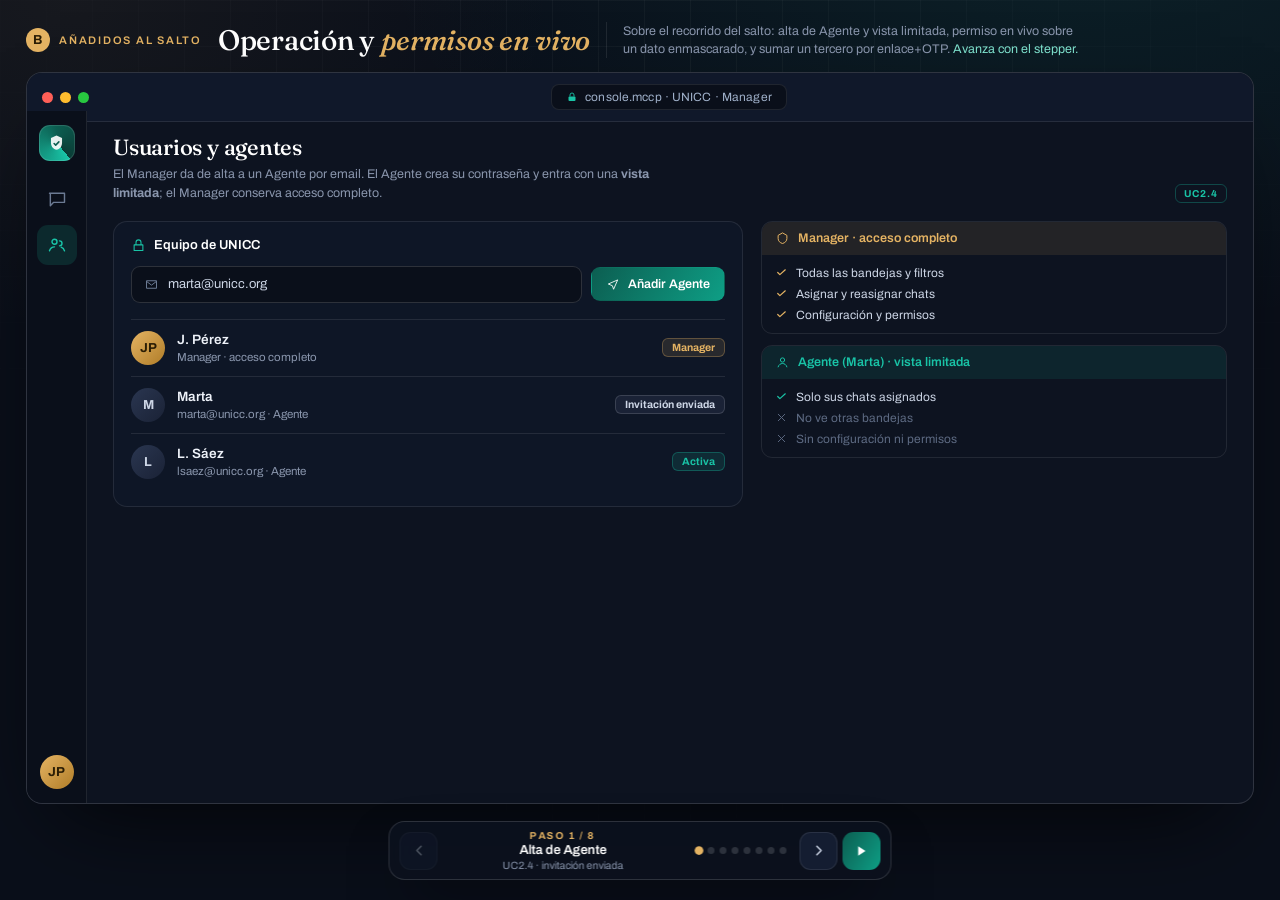
<file: mccp-demo-fase-B-anadidos-v0.1.0.html>
<!DOCTYPE html>
<html lang="es">
<head>
<meta charset="UTF-8">
<meta name="viewport" content="width=device-width, initial-scale=1.0">
<meta name="robots" content="noindex, nofollow">
<title>MCCP · Fase B — Añadidos al salto</title>
<link rel="preconnect" href="https://fonts.googleapis.com">
<link rel="preconnect" href="https://fonts.gstatic.com" crossorigin>
<link href="https://fonts.googleapis.com/css2?family=Fraunces:opsz,wght@9..144,400;9..144,500;9..144,600&family=Archivo:wght@400;500;600;700&display=swap" rel="stylesheet">
<link rel="stylesheet" href="assets/mccp-ui.css">
<style>
  html,body{height:100%}
  body{padding:22px 26px 96px;height:100vh;overflow:hidden;display:flex;flex-direction:column}
  .page{flex:1;display:flex;flex-direction:column;min-height:0;max-width:1500px;margin:0 auto;width:100%}
  .topbar{display:flex;align-items:center;gap:16px;flex-wrap:wrap;margin-bottom:14px}
  .topbar .tag{display:inline-flex;align-items:center;gap:9px;font-size:11px;letter-spacing:.16em;text-transform:uppercase;color:var(--gold);font-weight:600;flex:none}
  .topbar .tag i{width:24px;height:24px;border-radius:50%;background:var(--gold);color:#2a1d05;display:grid;place-items:center;font-style:normal;font-weight:700;font-size:13px}
  .topbar h1{font-family:"Fraunces",serif;font-weight:500;font-size:clamp(20px,2.2vw,30px);line-height:1;margin:0;color:#fff;letter-spacing:-.01em}
  .topbar h1 em{font-style:italic;color:var(--gold)}
  .topbar .sub{font-size:12.5px;color:var(--muted);max-width:480px;line-height:1.45;border-left:1px solid var(--line);padding-left:16px}
  .topbar .sub b{color:#cdd6e6;font-weight:600}
  main{flex:1;min-height:0;display:flex}
  .win{flex:1;min-height:0;height:auto;width:100%;position:relative}
  .bstage{position:absolute;inset:38px 0 0;display:grid;grid-template-columns:60px 1fr;min-height:0}
  .bstage[hidden]{display:none}

  .bcontent{flex:1;min-height:0;overflow-y:auto;padding:22px 26px;scrollbar-width:thin}
  .bcontent::-webkit-scrollbar{width:7px}.bcontent::-webkit-scrollbar-thumb{background:rgba(255,255,255,.08);border-radius:4px}
  .ah{display:flex;align-items:flex-end;justify-content:space-between;gap:16px;margin-bottom:18px}
  .ah h3{font-family:"Fraunces",serif;font-weight:500;font-size:22px;margin:0;color:#fff;letter-spacing:-.01em}
  .ah p{margin:4px 0 0;font-size:12.5px;color:var(--muted);max-width:560px;line-height:1.5}
  .ah .uc{font-size:10px;letter-spacing:.1em;text-transform:uppercase;color:var(--teal);font-weight:700;border:1px solid rgba(25,195,166,.3);border-radius:6px;padding:3px 8px;white-space:nowrap}
  .btn{display:inline-flex;align-items:center;gap:8px;font-family:"Archivo";font-size:12.5px;font-weight:600;border-radius:9px;padding:9px 14px;cursor:pointer;border:1px solid transparent;background:linear-gradient(120deg,var(--teal-deep),#0e9e85);color:#fff;transition:.16s}
  .btn:hover{filter:brightness(1.08)}.btn svg{width:14px;height:14px}
  .btn.ghost{background:#141d31;color:var(--muted);border-color:var(--line)}
  .btn.gold{background:linear-gradient(120deg,#9a7a2e,#caa14a);color:#231a06}
  .btn:disabled{opacity:.5;cursor:default;filter:none}

  /* ===== B1 · alta de agente ===== */
  .grid2{display:grid;grid-template-columns:1.15fr .85fr;gap:18px}
  @media(max-width:1080px){.grid2{grid-template-columns:1fr}}
  .panelcard{background:#0e1626;border:1px solid var(--line);border-radius:14px;padding:16px 17px}
  .panelcard .pt{font-size:13px;color:#fff;font-weight:600;margin-bottom:13px;display:flex;align-items:center;gap:8px}
  .panelcard .pt svg{width:15px;height:15px;color:var(--teal)}
  .inviteform{display:flex;gap:9px;align-items:center;margin-bottom:16px}
  .inviteform .fld{flex:1;display:flex;align-items:center;gap:9px;background:#0a0f1a;border:1px solid var(--line-2);border-radius:9px;padding:10px 12px}
  .inviteform .fld svg{width:15px;height:15px;color:#6b7a93}.inviteform .fld span{font-size:13px;color:#cdd6e6}
  .arow{display:flex;align-items:center;gap:12px;padding:11px 0;border-top:1px solid var(--line)}
  .arow .av{width:34px;height:34px;border-radius:50%;background:linear-gradient(135deg,#2a3650,#1a2236);display:grid;place-items:center;color:#cdd6e6;font-weight:700;font-size:13px;flex:none}
  .arow.mgr .av{background:linear-gradient(135deg,#e4b363,#b07d28);color:#2a1d05}
  .arow .ai{flex:1}.arow .ai b{font-size:13.5px;color:#eef2f9;font-weight:600;display:block}.arow .ai span{font-size:11.5px;color:var(--muted)}
  .stbadge{font-size:10.5px;font-weight:700;border-radius:6px;padding:3px 9px}
  .stbadge.full{color:var(--gold);background:rgba(228,179,99,.12);border:1px solid rgba(228,179,99,.3)}
  .stbadge.pend{color:#cdd6e6;background:#1a2236;border:1px solid var(--line-2)}
  .stbadge.active{color:var(--teal);background:rgba(25,195,166,.12);border:1px solid rgba(25,195,166,.3)}
  .vcompare{display:flex;flex-direction:column;gap:11px}
  .vc{border:1px solid var(--line);border-radius:11px;overflow:hidden}
  .vc .vh{padding:9px 13px;font-size:12.5px;font-weight:600;display:flex;align-items:center;gap:8px}
  .vc .vh svg{width:15px;height:15px;flex:none}
  .vc.mgr .vh{background:rgba(228,179,99,.1);color:var(--gold)}
  .vc.agt .vh{background:rgba(25,195,166,.1);color:var(--teal)}
  .vc .vb{padding:11px 13px;display:flex;flex-direction:column;gap:7px}
  .vc .li{font-size:12px;color:#cdd6e6;display:flex;align-items:center;gap:8px}
  .vc .li svg{width:13px;height:13px;flex:none}
  .vc .li.no{color:#5d6a82}
  .vc .li .yes{color:var(--teal)}.vc.mgr .li .yes{color:var(--gold)}

  /* ===== B2 · permiso en vivo ===== */
  .b2{display:grid;grid-template-columns:1fr 320px;gap:18px}
  @media(max-width:1080px){.b2{grid-template-columns:1fr}}
  .convhead{display:flex;align-items:center;gap:12px;background:#0e1626;border:1px solid var(--line);border-radius:13px;padding:13px 16px;margin-bottom:14px}
  .convhead .av{width:40px;height:40px;border-radius:50%;background:linear-gradient(135deg,#2a3650,#1a2236);display:grid;place-items:center;color:#aeb9cc;font-weight:700;flex:none}
  .convhead .nm{font-size:15px;color:#fff;font-weight:600;display:flex;align-items:center;gap:8px}
  .convhead .vf{display:inline-flex;align-items:center;gap:4px;font-size:10.5px;color:var(--teal);border:1px solid rgba(25,195,166,.3);border-radius:6px;padding:1px 6px;font-weight:600}
  .convhead .vf svg{width:11px;height:11px}
  .convhead .mt{font-size:11.5px;color:var(--muted);margin-top:2px}
  .convhead code{background:#141d31;color:#9fdccd;padding:1px 6px;border-radius:5px;font-size:11px;font-weight:600}
  .datacard{background:#0e1626;border:1px solid var(--line);border-radius:14px;overflow:hidden}
  .datacard .dh{padding:12px 16px;border-bottom:1px solid var(--line);font-size:12.5px;font-weight:600;color:#fff;display:flex;align-items:center;gap:8px}
  .datacard .dh svg{width:15px;height:15px;color:var(--teal)}
  .drow{display:flex;align-items:center;justify-content:space-between;gap:12px;padding:13px 16px;border-bottom:1px solid rgba(255,255,255,.05)}
  .drow:last-child{border-bottom:0}
  .drow .dk{font-size:12.5px;color:var(--muted)}
  .drow .dv{font-size:13.5px;color:#dfe6f2;font-weight:600;font-variant-numeric:tabular-nums;display:flex;align-items:center;gap:10px}
  .masked{letter-spacing:.16em;color:#5d6a82}
  .lockwrap{display:flex;align-items:center;gap:9px}
  .lockwrap .lk{width:24px;height:24px;border-radius:7px;background:rgba(228,179,99,.12);display:grid;place-items:center;flex:none}
  .lockwrap .lk svg{width:13px;height:13px;color:var(--gold)}
  .grantbtn{font-family:"Archivo";font-size:11.5px;font-weight:600;border:1px solid rgba(228,179,99,.4);background:rgba(228,179,99,.08);color:#e9c98c;border-radius:8px;padding:6px 11px;cursor:pointer;display:inline-flex;align-items:center;gap:6px;transition:.16s}
  .grantbtn:hover{background:rgba(228,179,99,.16)}
  .grantbtn svg{width:13px;height:13px}
  .granted{color:var(--teal)!important;border-color:rgba(25,195,166,.4)!important;background:rgba(25,195,166,.1)!important;cursor:default}
  .revealed{color:#eafff9!important;letter-spacing:normal!important;animation:pop .4s ease}
  @keyframes pop{0%{background:rgba(25,195,166,.25)}100%{background:transparent}}
  .auditcard{background:#0c1220;border:1px solid var(--line);border-radius:14px;padding:15px 16px;height:fit-content}
  .auditcard .at{font-size:10.5px;text-transform:uppercase;letter-spacing:.14em;color:var(--muted-2);font-weight:700;margin-bottom:12px;display:flex;align-items:center;gap:7px}
  .auditcard .at svg{width:13px;height:13px;color:var(--teal)}

  /* ===== B3 · tercero + phone ===== */
  .b3{display:grid;grid-template-columns:1fr 312px;gap:20px;align-items:start}
  @media(max-width:1080px){.b3{grid-template-columns:1fr}}
  .b3 .invitebar{display:flex;gap:9px;margin-bottom:14px}
  .b3 .stream{background:#0b1120;border:1px solid var(--line);border-radius:13px;padding:14px 16px;display:flex;flex-direction:column;gap:10px;min-height:300px}
  .guestwrap{display:flex;flex-direction:column;align-items:center;gap:10px}
  .guestlbl{font-size:10.5px;letter-spacing:.1em;text-transform:uppercase;color:#7fe3cf;font-weight:700;display:flex;align-items:center;gap:7px}
  .guestlbl svg{width:13px;height:13px}
  /* compact phone for guest */
  .miniphone{width:288px;flex:none;background:#05080f;border-radius:38px;padding:9px;box-shadow:0 30px 70px -28px rgba(0,0,0,.8),0 0 0 1px rgba(255,255,255,.06)}
  .miniphone .screen{position:relative;width:100%;height:560px;border-radius:30px;overflow:hidden;background:#e9efec;font-family:var(--sys-ui);display:flex;flex-direction:column}
  .gstate{flex:1;min-height:0;display:flex;flex-direction:column}
  .gstate[hidden]{display:none}
  .gpad{padding:14px 13px;display:flex;flex-direction:column;gap:9px;overflow-y:auto}
  .gcenter{flex:1;display:grid;place-items:center;text-align:center;padding:20px}
  .gcenter .ic{width:54px;height:54px;border-radius:15px;display:grid;place-items:center;margin:0 auto 14px}
  .gcenter.lock .ic{background:rgba(14,158,133,.16)}.gcenter.lock .ic svg{width:26px;height:26px;color:#0e9e85}
  .gcenter.rev .ic{background:rgba(228,99,99,.14)}.gcenter.rev .ic svg{width:26px;height:26px;color:#e36363}
  .gcenter h4{margin:0 0 6px;font-size:16px;color:#10241f;font-weight:600}
  .gcenter p{margin:0;font-size:12.5px;color:#54656f;line-height:1.5;max-width:210px}
  .gotp{display:flex;gap:6px;justify-content:center;margin:14px 0 4px}
  .gotp i{width:30px;height:38px;border-radius:8px;border:1.5px solid #d6e0db;display:grid;place-items:center;font-style:normal;font-size:17px;font-weight:600;color:#10241f;background:#fbfdfc}
  .gotp i.fill{border-color:#0e9e85;background:#f1faf6}

  .stepper{position:fixed;left:50%;bottom:20px;transform:translateX(-50%);z-index:80;display:flex;align-items:center;gap:5px;background:rgba(12,18,30,.88);border:1px solid var(--line-2);border-radius:16px;padding:8px 10px;box-shadow:0 24px 60px -20px rgba(0,0,0,.8);backdrop-filter:blur(14px)}
  .stepper .nav{width:38px;height:38px;border-radius:11px;border:1px solid var(--line);background:#141d31;color:#cdd6e6;display:grid;place-items:center;cursor:pointer;flex:none}
  .stepper .nav:hover{background:#1b2742}.stepper .nav:disabled{opacity:.35;cursor:default}.stepper .nav svg{width:17px;height:17px}
  .stepper .ctr{padding:0 12px;min-width:240px;text-align:center}
  .stepper .ctr .sc{font-size:10px;letter-spacing:.16em;text-transform:uppercase;color:var(--gold);font-weight:700}
  .stepper .ctr .lb{font-size:13px;color:#fff;font-weight:600;margin-top:2px}
  .stepper .ctr .vw{font-size:10.5px;color:var(--muted);margin-top:1px}
  .stepper .dotbar{display:flex;gap:5px;padding:0 8px}
  .stepper .dotbar i{width:7px;height:7px;border-radius:50%;background:var(--line-2);cursor:pointer}
  .stepper .dotbar i.on{background:var(--gold);transform:scale(1.25)}.stepper .dotbar i.done{background:#7a5e1f}
  .stepper .play{width:38px;height:38px;border-radius:11px;border:0;background:linear-gradient(120deg,var(--teal-deep),#0e9e85);color:#fff;display:grid;place-items:center;cursor:pointer;flex:none}.stepper .play svg{width:16px;height:16px}

  .toast{position:fixed;bottom:78px;left:50%;transform:translateX(-50%) translateY(10px);background:#0c1c1a;border:1px solid rgba(25,195,166,.35);color:#9fdccd;font-size:12.5px;font-weight:500;padding:10px 16px;border-radius:11px;box-shadow:0 18px 40px -14px rgba(0,0,0,.7);opacity:0;pointer-events:none;transition:.25s;z-index:90;display:flex;align-items:center;gap:9px}
  .toast.show{opacity:1;transform:translateX(-50%) translateY(0)}
  .toast svg{width:15px;height:15px}
</style>
</head>
<body>
  <div class="page">
    <div class="topbar">
      <span class="tag"><i>B</i> Añadidos al salto</span>
      <h1>Operación y <em>permisos en vivo</em></h1>
      <div class="sub">Sobre el recorrido del salto: alta de Agente y vista limitada, permiso en vivo sobre un dato enmascarado, y sumar un tercero por enlace+OTP. <span style="color:#7fe3cf">Avanza con el stepper.</span></div>
    </div>

    <main>
      <div class="win">
        <div class="win-bar">
          <div class="dots"><i></i><i></i><i></i></div>
          <div class="addr"><span class="u" id="addr"><svg viewBox="0 0 24 24" fill="none"><rect x="5" y="11" width="14" height="9" rx="2" fill="currentColor"/><path d="M8 11V8a4 4 0 018 0v3" stroke="currentColor" stroke-width="1.8"/></svg>console.mccp · UNICC</span></div>
        </div>

        <!-- ===== B1 ===== -->
        <div class="bstage" id="s-b1">
          <div class="rail">
            <div class="lg"><svg viewBox="0 0 24 24" fill="none"><path d="M12 2l7 3v6c0 4.4-3 8.3-7 9-4-.7-7-4.6-7-9V5l7-3z" fill="#fff" opacity=".9"/><path d="M9 12l2 2 4-4" stroke="#0c5e51" stroke-width="2" stroke-linecap="round" stroke-linejoin="round"/></svg></div>
            <div class="ic"><svg viewBox="0 0 24 24" fill="none"><path d="M3 5h18v11H8l-4 4V5z" stroke="currentColor" stroke-width="1.7" stroke-linejoin="round"/></svg></div>
            <div class="ic on"><svg viewBox="0 0 24 24" fill="none"><circle cx="9" cy="8" r="3" stroke="currentColor" stroke-width="1.7"/><path d="M3 19c1-3.2 3.4-4.8 6-4.8M15 7a3 3 0 010 6M21 19c-.6-2.2-2-3.6-4-4.4" stroke="currentColor" stroke-width="1.7" stroke-linecap="round"/></svg></div>
            <div class="sp"></div>
            <div class="me" style="background:linear-gradient(135deg,#e4b363,#b07d28);color:#2a1d05">JP</div>
          </div>
          <div class="bcontent">
            <div class="ah"><div><h3>Usuarios y agentes</h3><p>El Manager da de alta a un Agente por email. El Agente crea su contraseña y entra con una <b>vista limitada</b>; el Manager conserva acceso completo.</p></div><span class="uc">UC2.4</span></div>
            <div class="grid2">
              <div class="panelcard">
                <div class="pt"><svg viewBox="0 0 24 24" fill="none"><path d="M16 11V7a4 4 0 00-8 0v4M5 11h14v9H5z" stroke="currentColor" stroke-width="1.7" stroke-linejoin="round"/></svg>Equipo de UNICC</div>
                <div class="inviteform">
                  <div class="fld"><svg viewBox="0 0 24 24" fill="none"><path d="M4 6h16v12H4z" stroke="currentColor" stroke-width="1.6"/><path d="M4 7l8 6 8-6" stroke="currentColor" stroke-width="1.6"/></svg><span>marta@unicc.org</span></div>
                  <button class="btn" id="inviteBtn"><svg viewBox="0 0 24 24" fill="none"><path d="M4 12l16-7-7 16-2-6-7-3z" stroke="#fff" stroke-width="1.5" stroke-linejoin="round"/></svg>Añadir Agente</button>
                </div>
                <div class="arow mgr"><div class="av">JP</div><div class="ai"><b>J. Pérez</b><span>Manager · acceso completo</span></div><span class="stbadge full">Manager</span></div>
                <div class="arow"><div class="av">M</div><div class="ai"><b>Marta</b><span id="martaSub">marta@unicc.org · Agente</span></div><span class="stbadge pend" id="martaSt">Invitación enviada</span></div>
                <div class="arow"><div class="av">L</div><div class="ai"><b>L. Sáez</b><span>lsaez@unicc.org · Agente</span></div><span class="stbadge active">Activa</span></div>
              </div>
              <div>
                <div class="vcompare">
                  <div class="vc mgr">
                    <div class="vh"><svg viewBox="0 0 24 24" fill="none"><path d="M12 3l7 4v5c0 4-3 7-7 8-4-1-7-4-7-8V7l7-4z" stroke="currentColor" stroke-width="1.6"/></svg>Manager · acceso completo</div>
                    <div class="vb">
                      <div class="li"><svg class="yes" viewBox="0 0 24 24" fill="none"><path d="M5 12l4 4L19 7" stroke="currentColor" stroke-width="2.2" stroke-linecap="round" stroke-linejoin="round"/></svg>Todas las bandejas y filtros</div>
                      <div class="li"><svg class="yes" viewBox="0 0 24 24" fill="none"><path d="M5 12l4 4L19 7" stroke="currentColor" stroke-width="2.2" stroke-linecap="round" stroke-linejoin="round"/></svg>Asignar y reasignar chats</div>
                      <div class="li"><svg class="yes" viewBox="0 0 24 24" fill="none"><path d="M5 12l4 4L19 7" stroke="currentColor" stroke-width="2.2" stroke-linecap="round" stroke-linejoin="round"/></svg>Configuración y permisos</div>
                    </div>
                  </div>
                  <div class="vc agt">
                    <div class="vh"><svg viewBox="0 0 24 24" fill="none"><circle cx="12" cy="8" r="3.4" stroke="currentColor" stroke-width="1.6"/><path d="M5 19c1-3.6 4-5.4 7-5.4s6 1.8 7 5.4" stroke="currentColor" stroke-width="1.6" stroke-linecap="round"/></svg>Agente (Marta) · vista limitada</div>
                    <div class="vb">
                      <div class="li"><svg class="yes" viewBox="0 0 24 24" fill="none"><path d="M5 12l4 4L19 7" stroke="currentColor" stroke-width="2.2" stroke-linecap="round" stroke-linejoin="round"/></svg>Solo sus chats asignados</div>
                      <div class="li no"><svg viewBox="0 0 24 24" fill="none"><path d="M6 6l12 12M18 6L6 18" stroke="currentColor" stroke-width="1.8" stroke-linecap="round"/></svg>No ve otras bandejas</div>
                      <div class="li no"><svg viewBox="0 0 24 24" fill="none"><path d="M6 6l12 12M18 6L6 18" stroke="currentColor" stroke-width="1.8" stroke-linecap="round"/></svg>Sin configuración ni permisos</div>
                    </div>
                  </div>
                </div>
              </div>
            </div>
          </div>
        </div>

        <!-- ===== B2 ===== -->
        <div class="bstage" id="s-b2" hidden>
          <div class="rail">
            <div class="lg"><svg viewBox="0 0 24 24" fill="none"><path d="M12 2l7 3v6c0 4.4-3 8.3-7 9-4-.7-7-4.6-7-9V5l7-3z" fill="#fff" opacity=".9"/><path d="M9 12l2 2 4-4" stroke="#0c5e51" stroke-width="2" stroke-linecap="round" stroke-linejoin="round"/></svg></div>
            <div class="ic on"><svg viewBox="0 0 24 24" fill="none"><path d="M3 5h18v11H8l-4 4V5z" stroke="currentColor" stroke-width="1.7" stroke-linejoin="round"/></svg></div>
            <div class="sp"></div>
            <div class="me" style="background:linear-gradient(135deg,#19c3a6,#0c5e51);color:#04140f">M</div>
          </div>
          <div class="bcontent">
            <div class="ah"><div><h3>Permiso en vivo sobre la conversación</h3><p>Un dato del Usuario aparece <b>enmascarado</b> para el Agente. Al conceder el permiso se <b>revela en vivo</b> y queda registrado quién lo vio y cuándo.</p></div><span class="uc">UC2.5</span></div>
            <div class="convhead">
              <div class="av">U</div>
              <div><div class="nm">Usuario <span class="vf"><svg viewBox="0 0 24 24" fill="none"><circle cx="12" cy="12" r="10" fill="#19c3a6"/><path d="M7 12.5l3.2 3.2L17 9" stroke="#04140f" stroke-width="2.2" fill="none" stroke-linecap="round" stroke-linejoin="round"/></svg>Identidad verificada</span></div><div class="mt">Expediente <code>EXP-2026/0481</code> · atiende Marta (Agente)</div></div>
            </div>
            <div class="b2">
              <div class="datacard">
                <div class="dh"><svg viewBox="0 0 24 24" fill="none"><circle cx="12" cy="8" r="3.4" stroke="currentColor" stroke-width="1.7"/><path d="M5 19c1-3.6 4-5.4 7-5.4s6 1.8 7 5.4" stroke="currentColor" stroke-width="1.7" stroke-linecap="round"/></svg>Datos del Usuario</div>
                <div class="drow"><div class="dk">Nombre</div><div class="dv">A. García López</div></div>
                <div class="drow"><div class="dk">Documento</div>
                  <div class="dv lockwrap">
                    <div class="lk" id="docLock"><svg viewBox="0 0 24 24" fill="none"><rect x="5" y="11" width="14" height="9" rx="2" stroke="currentColor" stroke-width="1.7"/><path d="M8 11V8a4 4 0 018 0v3" stroke="currentColor" stroke-width="1.7"/></svg></div>
                    <span class="masked" id="docVal">•••• ••• •</span>
                    <button class="grantbtn" id="grantBtn"><svg viewBox="0 0 24 24" fill="none"><path d="M9 18l6-6-6-6" stroke="currentColor" stroke-width="2" stroke-linecap="round" stroke-linejoin="round"/></svg>Conceder acceso</button>
                  </div>
                </div>
                <div class="drow"><div class="dk">Teléfono</div><div class="dv">••• ••• 481</div></div>
                <div class="drow"><div class="dk">Estado del expediente</div><div class="dv">En tramitación</div></div>
              </div>
              <div class="auditcard">
                <div class="at"><svg viewBox="0 0 24 24" fill="none"><circle cx="12" cy="12" r="9" stroke="currentColor" stroke-width="1.6"/><path d="M12 7v5l3 2" stroke="currentColor" stroke-width="1.6" stroke-linecap="round"/></svg>Trazabilidad de accesos</div>
                <div class="trace" id="auditLog">
                  <div class="t"><span class="dot"></span><div class="ti"><b>Expediente abierto</b><span>09:44 · Marta (Agente)</span></div></div>
                  <div class="t"><span class="dot"></span><div class="ti"><b>Datos básicos consultados</b><span>09:45 · Marta</span></div></div>
                </div>
              </div>
            </div>
          </div>
        </div>

        <!-- ===== B3 ===== -->
        <div class="bstage" id="s-b3" hidden>
          <div class="rail">
            <div class="lg"><svg viewBox="0 0 24 24" fill="none"><path d="M12 2l7 3v6c0 4.4-3 8.3-7 9-4-.7-7-4.6-7-9V5l7-3z" fill="#fff" opacity=".9"/><path d="M9 12l2 2 4-4" stroke="#0c5e51" stroke-width="2" stroke-linecap="round" stroke-linejoin="round"/></svg></div>
            <div class="ic on"><svg viewBox="0 0 24 24" fill="none"><path d="M3 5h18v11H8l-4 4V5z" stroke="currentColor" stroke-width="1.7" stroke-linejoin="round"/></svg></div>
            <div class="sp"></div>
            <div class="me" style="background:linear-gradient(135deg,#19c3a6,#0c5e51);color:#04140f">M</div>
          </div>
          <div class="bcontent">
            <div class="ah"><div><h3>Sumar un tercero a la sala</h3><p>El Agente invita a un tercero por el <b>mismo mecanismo</b> (enlace seguro + OTP). Entra como <b>invitado anonimizado</b> sin instalar nada; al finalizar, pierde el acceso al histórico.</p></div><span class="uc">UC2.6</span></div>
            <div class="b3">
              <div>
                <div class="invitebar">
                  <button class="btn" id="inviteGuest"><svg viewBox="0 0 24 24" fill="none"><circle cx="9" cy="8" r="3.2" stroke="#fff" stroke-width="1.7"/><path d="M3 19c1-3.2 3.4-4.8 6-4.8M17 8v6M14 11h6" stroke="#fff" stroke-width="1.7" stroke-linecap="round"/></svg>Invitar a la sala (enlace + OTP)</button>
                  <button class="btn end" id="endGuest" style="display:none;background:transparent;color:#ff8b80;border-color:rgba(255,95,87,.35)"><svg viewBox="0 0 24 24" fill="none"><path d="M6 6l12 12M18 6L6 18" stroke="currentColor" stroke-width="1.8" stroke-linecap="round"/></svg>Finalizar conversación segura</button>
                </div>
                <div class="stream" id="b3stream">
                  <div class="ev sec"><svg viewBox="0 0 24 24" fill="none"><rect x="5" y="11" width="14" height="9" rx="2" stroke="currentColor" stroke-width="1.6"/><path d="M8 11V8a4 4 0 018 0v3" stroke="currentColor" stroke-width="1.6"/></svg>Sala securizada activa — Usuario conectado (cifrado · BYOK)</div>
                  <div class="cmsg me"><div class="who">MARTA · AGENTE</div><div class="bub">Voy a sumar a un especialista para revisar el documento contigo.</div><div class="tm">9:48 · Sala securizada</div></div>
                </div>
              </div>

              <div class="guestwrap">
                <div class="guestlbl"><svg viewBox="0 0 24 24" fill="none"><rect x="6" y="3" width="12" height="18" rx="2" stroke="currentColor" stroke-width="1.6"/><path d="M10 18h4" stroke="currentColor" stroke-width="1.6" stroke-linecap="round"/></svg>Dispositivo del invitado</div>
                <div class="miniphone">
                  <div class="screen">
                    <div class="sec-head" style="padding:9px 12px"><div class="shield" style="width:30px;height:30px"><svg viewBox="0 0 24 24" fill="none"><path d="M12 2l7 3v6c0 4.4-3 8.3-7 9-4-.7-7-4.6-7-9V5l7-3z" stroke="#fff" stroke-width="1.6" stroke-linejoin="round"/></svg></div><div class="who"><div class="nm" style="font-size:13.5px">Sala securizada · UNICC</div><div class="st" id="gStatus" style="font-size:11px"><span class="dot"></span> Invitación pendiente</div></div></div>

                    <!-- guest state: waiting -->
                    <div class="gstate" id="g-wait"><div class="gcenter lock"><div><div class="ic"><svg viewBox="0 0 24 24" fill="none"><rect x="5" y="11" width="14" height="9" rx="2" stroke="currentColor" stroke-width="1.6"/><path d="M8 11V8a4 4 0 018 0v3" stroke="currentColor" stroke-width="1.6"/></svg></div><h4>Esperando invitación</h4><p>El Agente aún no te ha invitado a la sala.</p></div></div></div>

                    <!-- guest state: OTP -->
                    <div class="gstate" id="g-otp" hidden><div class="gcenter lock"><div><div class="ic"><svg viewBox="0 0 24 24" fill="none"><path d="M4 6h16v12H4z" stroke="currentColor" stroke-width="1.6"/><path d="M4 7l8 6 8-6" stroke="currentColor" stroke-width="1.6"/></svg></div><h4>Has sido invitado/a</h4><p>Introduce el código enviado por SMS para entrar como invitado.</p><div class="gotp"><i class="fill">7</i><i class="fill">3</i><i class="fill">9</i><i>—</i><i>—</i><i>—</i></div><button class="btn" id="gEnter" style="margin-top:6px">Entrar como invitado</button></div></div></div>

                    <!-- guest state: in room -->
                    <div class="gstate" id="g-room" hidden>
                      <div class="sec-ribbon" style="font-size:10px"><svg viewBox="0 0 24 24" fill="none"><rect x="5" y="11" width="14" height="9" rx="2" fill="#bff0e5"/><path d="M8 11V8a4 4 0 018 0v3" stroke="#bff0e5" stroke-width="1.8"/></svg> Invitado · anonimizado · sin histórico</div>
                      <div class="gpad">
                        <div class="sys" style="background:#cdeee0;color:#0c5e51;align-self:center">🔒 Te has unido como invitado</div>
                        <div class="msg in" style="max-width:90%"><span class="sender">Marta · Agente</span><span class="body">Gracias por entrar. ¿Puedes validar la firma del documento?</span><span class="meta">9:49</span></div>
                        <div class="msg out sec-out" style="max-width:90%;align-self:flex-end"><span class="body">Validado. La firma es correcta. ✅</span><span class="meta">9:50</span></div>
                      </div>
                    </div>

                    <!-- guest state: revoked -->
                    <div class="gstate" id="g-revoked" hidden><div class="gcenter rev"><div><div class="ic"><svg viewBox="0 0 24 24" fill="none"><rect x="5" y="11" width="14" height="9" rx="2" stroke="currentColor" stroke-width="1.6"/><path d="M8 11V8a4 4 0 018 0v3" stroke="currentColor" stroke-width="1.6"/><path d="M3 3l18 18" stroke="currentColor" stroke-width="1.6" stroke-linecap="round"/></svg></div><h4>Acceso finalizado</h4><p>La conversación se ha cerrado. Como invitado, <b>no conservas acceso al histórico</b>.</p></div></div></div>
                  </div>
                </div>
              </div>
            </div>
          </div>
        </div>

      </div>
    </main>
  </div>

  <div class="toast" id="toast"><svg viewBox="0 0 24 24" fill="none"><path d="M5 13l4 4L19 7" stroke="#9fdccd" stroke-width="2" stroke-linecap="round" stroke-linejoin="round"/></svg><span id="toastMsg"></span></div>

  <div class="stepper" id="stepper">
    <button class="nav" id="prev"><svg viewBox="0 0 24 24" fill="none"><path d="M15 6l-6 6 6 6" stroke="currentColor" stroke-width="2" stroke-linecap="round" stroke-linejoin="round"/></svg></button>
    <div class="ctr"><div class="sc" id="scLabel">Escena B1 / B3</div><div class="lb" id="scTitle">Alta de Agente</div><div class="vw" id="scView">UC2.4 · alta + vista limitada</div></div>
    <div class="dotbar" id="dotbar"></div>
    <button class="nav" id="next"><svg viewBox="0 0 24 24" fill="none"><path d="M9 6l6 6-6 6" stroke="currentColor" stroke-width="2" stroke-linecap="round" stroke-linejoin="round"/></svg></button>
    <button class="play" id="play" aria-label="Reproducir"><svg viewBox="0 0 24 24" id="playIco"><path d="M7 5v14l11-7z" fill="#fff"/></svg></button>
  </div>

<script>
(function(){
  var $=function(s){return document.querySelector(s)},$$=function(s){return Array.prototype.slice.call(document.querySelectorAll(s))};

  // pre-build deterministic dynamic elements once (hidden)
  var auditRow=document.createElement("div"); auditRow.className="t"; auditRow.style.display="none";
  auditRow.innerHTML='<span class="dot" style="border-color:var(--gold)"></span><div class="ti"><b style="color:#e9c98c">Documento revelado a Marta (Agente)</b><span>09:47 · concedido por J. Pérez (Manager)</span></div>';
  $("#auditLog").appendChild(auditRow);
  function mkEv(html){var e=document.createElement("div");e.className="ev sec";e.style.display="none";e.innerHTML=html;$("#b3stream").appendChild(e);return e;}
  var evInvite=mkEv('<svg viewBox="0 0 24 24" fill="none"><circle cx="9" cy="8" r="3.2" stroke="currentColor" stroke-width="1.6"/><path d="M17 8v6M14 11h6" stroke="currentColor" stroke-width="1.6" stroke-linecap="round"/></svg>Invitación enviada al <b style="color:#9fdccd;margin:0 3px">Especialista</b> — mismo enlace seguro + OTP');
  var evConn=mkEv('<svg viewBox="0 0 24 24" fill="none"><path d="M5 13l4 4L19 7" stroke="currentColor" stroke-width="1.8" fill="none" stroke-linecap="round"/></svg><b style="color:#9fdccd">Especialista</b> se unió como invitado (anonimizado) · sin acceso al histórico');
  var evEnd=mkEv('<svg viewBox="0 0 24 24" fill="none"><path d="M5 13l4 4L19 7" stroke="currentColor" stroke-width="1.8" fill="none" stroke-linecap="round"/></svg>Conversación finalizada · el <b style="color:#9fdccd;margin:0 3px">invitado</b> pierde el acceso al histórico');

  function marta(active){
    var st=$("#martaSt"), sub=$("#martaSub");
    if(active){ st.textContent="Activa"; st.className="stbadge active"; sub.textContent="marta@unicc.org · Agente · vista limitada"; }
    else { st.textContent="Invitación enviada"; st.className="stbadge pend"; sub.textContent="marta@unicc.org · Agente"; }
  }
  function doc(rev){
    var v=$("#docVal"), b=$("#grantBtn"), lk=$("#docLock");
    if(rev){
      v.textContent="1234-481-K"; v.classList.remove("masked"); v.classList.add("revealed");
      b.classList.add("granted"); b.innerHTML='<svg viewBox="0 0 24 24" fill="none"><path d="M5 12l4 4L19 7" stroke="currentColor" stroke-width="2.2" stroke-linecap="round" stroke-linejoin="round"/></svg>Acceso concedido';
      lk.innerHTML='<svg viewBox="0 0 24 24" fill="none"><rect x="5" y="11" width="14" height="9" rx="2" stroke="#19c3a6" stroke-width="1.7"/><path d="M8 11V8a4 4 0 014-4" stroke="#19c3a6" stroke-width="1.7"/></svg>'; lk.style.background="rgba(25,195,166,.12)";
      auditRow.style.display="flex";
    } else {
      v.textContent="•••• ••• •"; v.classList.add("masked"); v.classList.remove("revealed");
      b.classList.remove("granted"); b.innerHTML='<svg viewBox="0 0 24 24" fill="none"><path d="M9 18l6-6-6-6" stroke="currentColor" stroke-width="2" stroke-linecap="round" stroke-linejoin="round"/></svg>Conceder acceso';
      lk.innerHTML='<svg viewBox="0 0 24 24" fill="none"><rect x="5" y="11" width="14" height="9" rx="2" stroke="currentColor" stroke-width="1.7"/><path d="M8 11V8a4 4 0 018 0v3" stroke="currentColor" stroke-width="1.7"/></svg>'; lk.style.background="";
      auditRow.style.display="none";
    }
  }
  function guest(idx){ // 0 wait · 1 otp · 2 room · 3 revoked
    ["g-wait","g-otp","g-room","g-revoked"].forEach(function(g,k){ $("#"+g).hidden = k!==idx; });
    evInvite.style.display = idx>=1?"flex":"none";
    evConn.style.display   = idx>=2?"flex":"none";
    evEnd.style.display    = idx>=3?"flex":"none";
    $("#inviteGuest").style.display = idx===0?"inline-flex":"none";
    $("#endGuest").style.display    = (idx===1||idx===2)?"inline-flex":"none";
    var st=$("#gStatus");
    st.innerHTML = idx===0?'<span class="dot"></span> Invitación pendiente'
      : idx===1?'<span class="dot"></span> Invitación enviada · esperando código'
      : idx===2?'<span class="dot"></span> Conectado · invitado anonimizado'
      : '<span class="dot" style="background:#e36363;box-shadow:none"></span> Acceso revocado';
  }

  var steps=[
    {scene:"s-b1",t:"Alta de Agente",v:"UC2.4 · invitación enviada",addr:"console.mccp · UNICC · Manager",dur:2200,f:function(){marta(false);}},
    {scene:"s-b1",t:"Agente activa · vista limitada",v:"UC2.4 · Manager vs Agente",addr:"console.mccp · UNICC · Manager",dur:2600,f:function(){marta(true);}},
    {scene:"s-b2",t:"Dato enmascarado",v:"UC2.5 · protegido para el Agente",addr:"console.mccp · UNICC · Agente",dur:2200,f:function(){doc(false);}},
    {scene:"s-b2",t:"Permiso concedido · revelado",v:"UC2.5 · revela en vivo + registro",addr:"console.mccp · UNICC · Agente",dur:2800,f:function(){doc(true);}},
    {scene:"s-b3",t:"Sala activa",v:"UC2.6 · invitar a un tercero",addr:"console.mccp · UNICC · Agente",dur:2000,f:function(){guest(0);}},
    {scene:"s-b3",t:"Invitación enviada · OTP",v:"UC2.6 · mismo enlace + OTP",addr:"console.mccp · UNICC · Agente",dur:2300,f:function(){guest(1);}},
    {scene:"s-b3",t:"Invitado conectado",v:"UC2.6 · anonimizado · sin histórico",addr:"console.mccp · UNICC · Agente",dur:2500,f:function(){guest(2);}},
    {scene:"s-b3",t:"Cierre · acceso revocado",v:"UC2.6 · pierde el histórico",addr:"console.mccp · UNICC · Agente",dur:2800,f:function(){guest(3);}}
  ];
  var TOTAL=steps.length, cur=0, playing=false, timer=null, onDoneCb=null;
  var dotbar=$("#dotbar"); dotbar.innerHTML="";
  steps.forEach(function(s,i){var d=document.createElement("i");d.addEventListener("click",function(){stop();go(i)});dotbar.appendChild(d);});

  function applyStep(){
    var s=steps[cur];
    ["s-b1","s-b2","s-b3"].forEach(function(id){$("#"+id).hidden = id!==s.scene;});
    s.f();
    $("#addr").lastChild.textContent=s.addr;
    $("#scLabel").textContent="Paso "+(cur+1)+" / "+TOTAL;
    $("#scTitle").textContent=s.t;$("#scView").textContent=s.v;
    $("#prev").disabled=cur===0;$("#next").disabled=cur===TOTAL-1;
    $$("#dotbar i").forEach(function(d,i){d.classList.toggle("on",i===cur);d.classList.toggle("done",i<cur);});
  }
  function go(i){cur=Math.max(0,Math.min(TOTAL-1,i));applyStep();}
  $("#next").addEventListener("click",function(){stop();go(cur+1);});
  $("#prev").addEventListener("click",function(){stop();go(cur-1);});
  document.addEventListener("keydown",function(e){if(e.key==="ArrowRight"){stop();go(cur+1);}if(e.key==="ArrowLeft"){stop();go(cur-1);}});

  // interaction buttons jump the stepper to their state
  $("#inviteBtn").addEventListener("click",function(){stop();go(Math.max(cur,1));});
  $("#grantBtn").addEventListener("click",function(){stop();go(3);});
  $("#inviteGuest").addEventListener("click",function(){stop();go(5);});
  $("#gEnter").addEventListener("click",function(){stop();go(6);});
  $("#endGuest").addEventListener("click",function(){stop();go(7);});

  function setIco(p){var ico=$("#playIco"); if(ico) ico.innerHTML = p?'<rect x="6" y="5" width="4" height="14" rx="1" fill="#fff"/><rect x="14" y="5" width="4" height="14" rx="1" fill="#fff"/>':'<path d="M7 5v14l11-7z" fill="#fff"/>';}
  function tick(){ timer=setTimeout(function(){ if(cur>=TOTAL-1){ var cb=onDoneCb; stop(); if(cb)cb(); return; } go(cur+1); tick(); }, steps[cur].dur); }
  function play(cb){ onDoneCb=cb||null; if(cur>=TOTAL-1) go(0); playing=true; setIco(true); tick(); }
  function stop(){ playing=false; clearTimeout(timer); setIco(false); }
  var pb=$("#play"); if(pb) pb.addEventListener("click",function(){ if(playing) stop(); else play(); });

  window.MCCP={ count:TOTAL, go:function(i){stop();go(i);}, play:function(cb){play(cb);}, pause:stop, reset:function(){stop();go(0);}, get index(){return cur;}, get playing(){return playing;} };

  applyStep();
  try{var _q=new URLSearchParams(location.search);if(_q.has("film")){var _s=document.getElementById("stepper");if(_s)_s.style.display="none";}if(_q.has("step"))go(parseInt(_q.get("step"),10)||0);}catch(e){}
})();
</script>
</body>
</html>
</file>
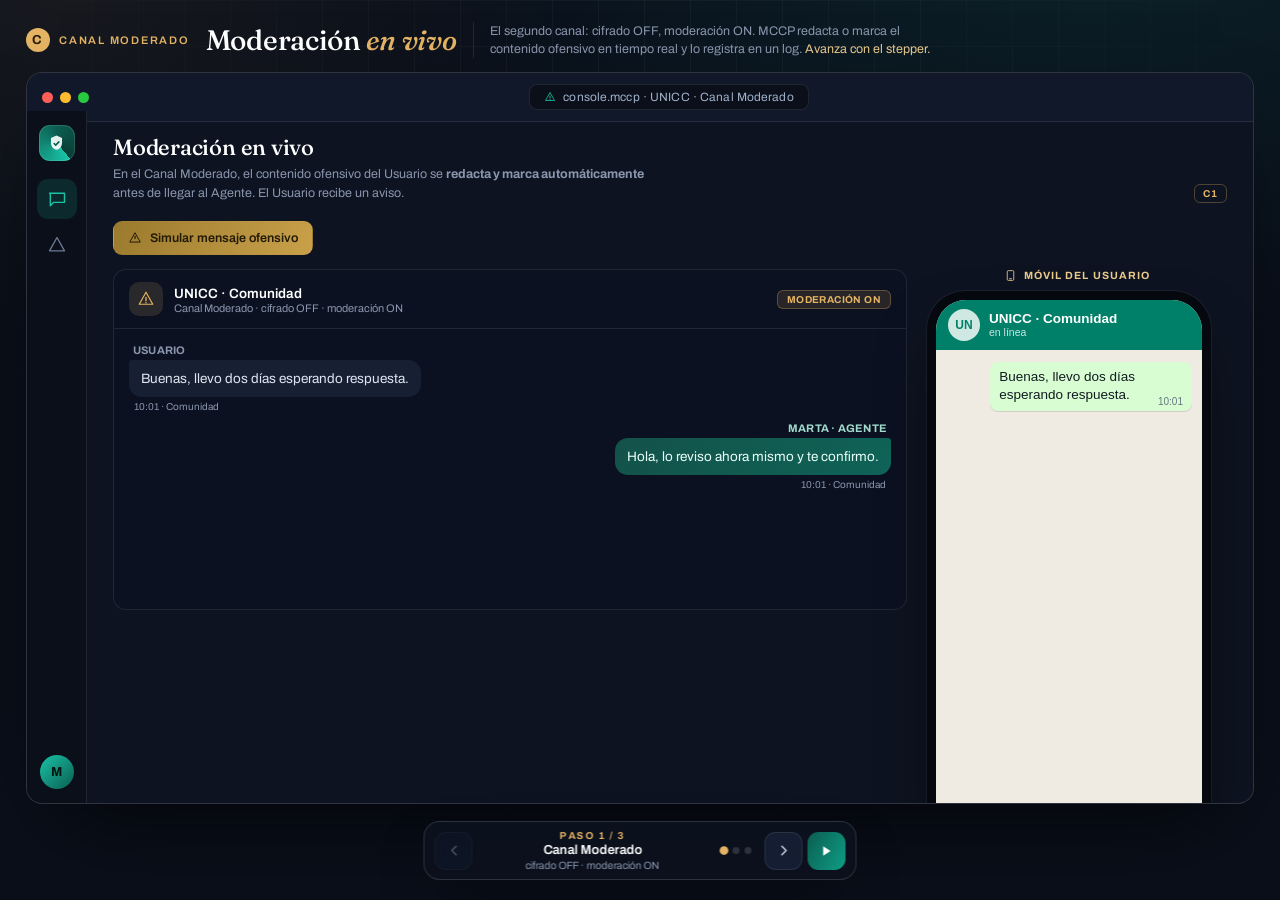
<file: mccp-demo-fase-C-moderado-v0.1.0.html>
<!DOCTYPE html>
<html lang="es">
<head>
<meta charset="UTF-8">
<meta name="viewport" content="width=device-width, initial-scale=1.0">
<meta name="robots" content="noindex, nofollow">
<title>MCCP · Fase C — Canal Moderado</title>
<link rel="preconnect" href="https://fonts.googleapis.com">
<link rel="preconnect" href="https://fonts.gstatic.com" crossorigin>
<link href="https://fonts.googleapis.com/css2?family=Fraunces:opsz,wght@9..144,400;9..144,500;9..144,600&family=Archivo:wght@400;500;600;700&display=swap" rel="stylesheet">
<link rel="stylesheet" href="assets/mccp-ui.css">
<style>
  html,body{height:100%}
  body{padding:22px 26px 96px;height:100vh;overflow:hidden;display:flex;flex-direction:column}
  .page{flex:1;display:flex;flex-direction:column;min-height:0;max-width:1500px;margin:0 auto;width:100%}
  .topbar{display:flex;align-items:center;gap:16px;flex-wrap:wrap;margin-bottom:14px}
  .topbar .tag{display:inline-flex;align-items:center;gap:9px;font-size:11px;letter-spacing:.16em;text-transform:uppercase;color:var(--gold);font-weight:600;flex:none}
  .topbar .tag i{width:24px;height:24px;border-radius:50%;background:var(--gold);color:#2a1d05;display:grid;place-items:center;font-style:normal;font-weight:700;font-size:13px}
  .topbar h1{font-family:"Fraunces",serif;font-weight:500;font-size:clamp(20px,2.2vw,30px);line-height:1;margin:0;color:#fff;letter-spacing:-.01em}
  .topbar h1 em{font-style:italic;color:var(--gold)}
  .topbar .sub{font-size:12.5px;color:var(--muted);max-width:480px;line-height:1.45;border-left:1px solid var(--line);padding-left:16px}
  .topbar .sub b{color:#cdd6e6;font-weight:600}
  main{flex:1;min-height:0;display:flex}
  .win{flex:1;min-height:0;height:auto;width:100%;position:relative}
  .cstage{position:absolute;inset:38px 0 0;display:grid;grid-template-columns:60px 1fr;min-height:0}
  .cstage[hidden]{display:none}
  .ccontent{min-height:0;overflow-y:auto;padding:22px 26px;scrollbar-width:thin}
  .ccontent::-webkit-scrollbar{width:7px}.ccontent::-webkit-scrollbar-thumb{background:rgba(255,255,255,.08);border-radius:4px}
  .ah{display:flex;align-items:flex-end;justify-content:space-between;gap:16px;margin-bottom:18px}
  .ah h3{font-family:"Fraunces",serif;font-weight:500;font-size:22px;margin:0;color:#fff;letter-spacing:-.01em}
  .ah p{margin:4px 0 0;font-size:12.5px;color:var(--muted);max-width:560px;line-height:1.5}
  .ah .uc{font-size:10px;letter-spacing:.1em;text-transform:uppercase;color:var(--gold);font-weight:700;border:1px solid rgba(228,179,99,.3);border-radius:6px;padding:3px 8px;white-space:nowrap}
  .btn{display:inline-flex;align-items:center;gap:8px;font-family:"Archivo";font-size:12.5px;font-weight:600;border-radius:9px;padding:9px 14px;cursor:pointer;border:1px solid transparent;background:linear-gradient(120deg,#9a7a2e,#caa14a);color:#231a06;transition:.16s}
  .btn:hover{filter:brightness(1.07)}.btn svg{width:14px;height:14px}.btn:disabled{opacity:.5;cursor:default}

  /* C1 split: console moderado + phone */
  .c1{display:grid;grid-template-columns:1fr 300px;gap:20px;align-items:start}
  @media(max-width:1080px){.c1{grid-template-columns:1fr}}
  .modchan{background:#0b1120;border:1px solid var(--line);border-radius:13px;overflow:hidden}
  .modchan .ch{display:flex;align-items:center;gap:11px;padding:12px 15px;border-bottom:1px solid var(--line)}
  .modchan .ch .ic{width:34px;height:34px;border-radius:10px;background:rgba(228,179,99,.14);display:grid;place-items:center;flex:none}
  .modchan .ch .ic svg{width:18px;height:18px;color:var(--gold)}
  .modchan .ch b{font-size:13.5px;color:#fff;font-weight:600}
  .modchan .ch span{font-size:11px;color:var(--muted);display:block;margin-top:1px}
  .modchan .ch .badge{margin-left:auto;font-size:10px;font-weight:700;text-transform:uppercase;letter-spacing:.04em;color:var(--gold);background:rgba(228,179,99,.13);border:1px solid rgba(228,179,99,.3);border-radius:6px;padding:3px 9px}
  .modstream{padding:15px;display:flex;flex-direction:column;gap:10px;min-height:280px}
  .redacted{font-family:"Archivo";letter-spacing:.02em}
  .redacted .cens{background:#3a3320;color:#8a7a3a;border-radius:3px;padding:0 4px;margin:0 1px;user-select:none}
  .modbadge{display:inline-flex;align-items:center;gap:6px;font-size:10.5px;font-weight:700;color:#e9c98c;background:rgba(228,179,99,.1);border:1px solid rgba(228,179,99,.3);border-radius:6px;padding:3px 9px;margin-top:6px}
  .modbadge svg{width:12px;height:12px}
  .cmsg .toolt{font-size:10px;color:var(--muted);margin-top:4px}

  .miniphone{width:284px;flex:none;background:#05080f;border-radius:38px;padding:9px;box-shadow:0 30px 70px -28px rgba(0,0,0,.8),0 0 0 1px rgba(255,255,255,.06)}
  .miniphone .screen{position:relative;width:100%;height:540px;border-radius:30px;overflow:hidden;background:var(--wa-bg);font-family:var(--sys-ui);display:flex;flex-direction:column}
  .phlabel{font-size:10.5px;letter-spacing:.1em;text-transform:uppercase;color:#e9c98c;font-weight:700;display:flex;align-items:center;gap:7px;margin-bottom:9px;justify-content:center}
  .phlabel svg{width:13px;height:13px}
  .wa-mini-head{background:var(--wa-green);color:#fff;display:flex;align-items:center;gap:9px;padding:9px 12px}
  .wa-mini-head .av{width:32px;height:32px;border-radius:50%;background:#cfe9e2;display:grid;place-items:center;color:var(--wa-green);font-weight:700;font-size:12px;flex:none}
  .wa-mini-head .nm{font-size:13.5px;font-weight:600}
  .wa-mini-head .st{font-size:10.5px;color:rgba(255,255,255,.8)}
  .wa-mini-body{flex:1;min-height:0;overflow-y:auto;padding:12px 10px;display:flex;flex-direction:column;gap:7px;background-color:var(--wa-bg)}
  .wphmsg{max-width:82%;padding:6px 9px 7px;border-radius:8px;font-size:13.5px;line-height:1.34;color:var(--wa-text);box-shadow:0 1px .5px rgba(11,20,26,.13)}
  .wphmsg.out{align-self:flex-end;background:var(--wa-out)}
  .wphmsg .meta{float:right;font-size:10px;color:var(--wa-meta);margin:5px 0 -2px 9px;position:relative;top:4px}
  .wsysmod{align-self:center;background:#fff3c4;color:#7a5e1f;font-size:11.5px;border-radius:8px;padding:7px 11px;text-align:center;max-width:90%;line-height:1.35;display:flex;gap:7px;box-shadow:0 1px 1px rgba(0,0,0,.08)}
  .wsysmod svg{width:15px;height:15px;flex:none;margin-top:1px}

  /* C2 moderation log */
  .stats{display:flex;gap:12px;margin-bottom:16px;flex-wrap:wrap}
  .stat{background:#0e1626;border:1px solid var(--line);border-radius:12px;padding:13px 16px;min-width:150px}
  .stat .v{font-size:23px;color:#fff;font-weight:700;font-family:"Fraunces";letter-spacing:-.01em}
  .stat .v.g{color:var(--gold)}
  .stat .k{font-size:11px;color:var(--muted);margin-top:2px}
  .logwrap{background:#0e1626;border:1px solid var(--line);border-radius:14px;overflow:hidden}
  table.log{width:100%;border-collapse:collapse;font-size:12.5px}
  table.log th,table.log td{padding:11px 14px;text-align:left;border-bottom:1px solid var(--line)}
  table.log thead th{background:#0a0f1a;color:#cdd6e6;font-weight:700;font-size:11px;text-transform:uppercase;letter-spacing:.06em}
  table.log tbody tr:hover td{background:rgba(255,255,255,.02)}
  table.log td.score b{font-variant-numeric:tabular-nums;font-weight:700}
  .scorepill{display:inline-block;padding:2px 8px;border-radius:6px;font-size:11.5px;font-weight:700;font-variant-numeric:tabular-nums}
  .scorepill.hi{color:#ff9d8a;background:rgba(255,95,87,.12)}
  .scorepill.md{color:#e9c98c;background:rgba(228,179,99,.12)}
  .scorepill.lo{color:#9fdccd;background:rgba(25,195,166,.1)}
  .actpill{font-size:10.5px;font-weight:700;border-radius:6px;padding:3px 9px}
  .actpill.red{color:#e9c98c;background:rgba(228,179,99,.12);border:1px solid rgba(228,179,99,.3)}
  .actpill.mark{color:#9fb0c9;background:#1a2236;border:1px solid var(--line-2)}
  td .censmini{background:#2a2718;color:#8a7a3a;border-radius:3px;padding:0 4px;margin:0 1px}

  .stepper{position:fixed;left:50%;bottom:20px;transform:translateX(-50%);z-index:80;display:flex;align-items:center;gap:5px;background:rgba(12,18,30,.88);border:1px solid var(--line-2);border-radius:16px;padding:8px 10px;box-shadow:0 24px 60px -20px rgba(0,0,0,.8);backdrop-filter:blur(14px)}
  .stepper .nav{width:38px;height:38px;border-radius:11px;border:1px solid var(--line);background:#141d31;color:#cdd6e6;display:grid;place-items:center;cursor:pointer;flex:none}
  .stepper .nav:hover{background:#1b2742}.stepper .nav:disabled{opacity:.35;cursor:default}.stepper .nav svg{width:17px;height:17px}
  .stepper .ctr{padding:0 12px;min-width:230px;text-align:center}
  .stepper .ctr .sc{font-size:10px;letter-spacing:.16em;text-transform:uppercase;color:var(--gold);font-weight:700}
  .stepper .ctr .lb{font-size:13px;color:#fff;font-weight:600;margin-top:2px}
  .stepper .ctr .vw{font-size:10.5px;color:var(--muted);margin-top:1px}
  .stepper .dotbar{display:flex;gap:5px;padding:0 8px}
  .stepper .dotbar i{width:7px;height:7px;border-radius:50%;background:var(--line-2);cursor:pointer}
  .stepper .dotbar i.on{background:var(--gold);transform:scale(1.25)}.stepper .dotbar i.done{background:#7a5e1f}
  .stepper .play{width:38px;height:38px;border-radius:11px;border:0;background:linear-gradient(120deg,var(--teal-deep),#0e9e85);color:#fff;display:grid;place-items:center;cursor:pointer;flex:none}.stepper .play svg{width:16px;height:16px}
  .toast{position:fixed;bottom:78px;left:50%;transform:translateX(-50%) translateY(10px);background:#231a06;border:1px solid rgba(228,179,99,.4);color:#e9c98c;font-size:12.5px;font-weight:500;padding:10px 16px;border-radius:11px;box-shadow:0 18px 40px -14px rgba(0,0,0,.7);opacity:0;pointer-events:none;transition:.25s;z-index:90;display:flex;align-items:center;gap:9px}
  .toast.show{opacity:1;transform:translateX(-50%) translateY(0)}.toast svg{width:15px;height:15px}
</style>
</head>
<body>
  <div class="page">
    <div class="topbar">
      <span class="tag"><i>C</i> Canal Moderado</span>
      <h1>Moderación <em>en vivo</em></h1>
      <div class="sub">El segundo canal: cifrado OFF, moderación ON. MCCP redacta o marca el contenido ofensivo en tiempo real y lo registra en un log. <span style="color:#e9c98c">Avanza con el stepper.</span></div>
    </div>

    <main>
      <div class="win">
        <div class="win-bar">
          <div class="dots"><i></i><i></i><i></i></div>
          <div class="addr"><span class="u" id="addr"><svg viewBox="0 0 24 24" fill="none"><path d="M12 3l9 16H3z" stroke="currentColor" stroke-width="1.6" stroke-linejoin="round"/><path d="M12 10v4M12 16.5v.5" stroke="currentColor" stroke-width="1.8" stroke-linecap="round"/></svg>console.mccp · UNICC · Canal Moderado</span></div>
        </div>

        <!-- C1 -->
        <div class="cstage" id="s-c1">
          <div class="rail">
            <div class="lg"><svg viewBox="0 0 24 24" fill="none"><path d="M12 2l7 3v6c0 4.4-3 8.3-7 9-4-.7-7-4.6-7-9V5l7-3z" fill="#fff" opacity=".9"/><path d="M9 12l2 2 4-4" stroke="#0c5e51" stroke-width="2" stroke-linecap="round" stroke-linejoin="round"/></svg></div>
            <div class="ic on"><svg viewBox="0 0 24 24" fill="none"><path d="M3 5h18v11H8l-4 4V5z" stroke="currentColor" stroke-width="1.7" stroke-linejoin="round"/></svg></div>
            <div class="ic"><svg viewBox="0 0 24 24" fill="none"><path d="M12 3l9 16H3z" stroke="currentColor" stroke-width="1.6" stroke-linejoin="round"/></svg></div>
            <div class="sp"></div>
            <div class="me" style="background:linear-gradient(135deg,#19c3a6,#0c5e51);color:#04140f">M</div>
          </div>
          <div class="ccontent">
            <div class="ah"><div><h3>Moderación en vivo</h3><p>En el Canal Moderado, el contenido ofensivo del Usuario se <b>redacta y marca automáticamente</b> antes de llegar al Agente. El Usuario recibe un aviso.</p></div><span class="uc">C1</span></div>
            <button class="btn" id="modBtn" style="margin-bottom:14px"><svg viewBox="0 0 24 24" fill="none"><path d="M12 3l9 16H3z" stroke="#231a06" stroke-width="1.7" stroke-linejoin="round"/><path d="M12 9v4" stroke="#231a06" stroke-width="2" stroke-linecap="round"/></svg>Simular mensaje ofensivo</button>
            <div class="c1">
              <div class="modchan">
                <div class="ch">
                  <div class="ic"><svg viewBox="0 0 24 24" fill="none"><path d="M12 3l9 16H3z" stroke="currentColor" stroke-width="1.6" stroke-linejoin="round"/><path d="M12 10v4M12 16.5v.5" stroke="currentColor" stroke-width="1.8" stroke-linecap="round"/></svg></div>
                  <div><b>UNICC · Comunidad</b><span>Canal Moderado · cifrado OFF · moderación ON</span></div>
                  <span class="badge">Moderación ON</span>
                </div>
                <div class="modstream" id="modStream">
                  <div class="cmsg them"><div class="who">USUARIO</div><div class="bub">Buenas, llevo dos días esperando respuesta.</div><div class="tm">10:01 · Comunidad</div></div>
                  <div class="cmsg me"><div class="who">MARTA · AGENTE</div><div class="bub">Hola, lo reviso ahora mismo y te confirmo.</div><div class="tm">10:01 · Comunidad</div></div>
                </div>
              </div>

              <div>
                <div class="phlabel"><svg viewBox="0 0 24 24" fill="none"><rect x="6" y="3" width="12" height="18" rx="2" stroke="currentColor" stroke-width="1.6"/><path d="M10 18h4" stroke="currentColor" stroke-width="1.6" stroke-linecap="round"/></svg>Móvil del Usuario</div>
                <div class="miniphone">
                  <div class="screen">
                    <div class="wa-mini-head"><div class="av">UN</div><div><div class="nm">UNICC · Comunidad</div><div class="st">en línea</div></div></div>
                    <div class="wa-mini-body" id="phoneBody">
                      <div class="wphmsg out">Buenas, llevo dos días esperando respuesta.<span class="meta">10:01</span></div>
                    </div>
                  </div>
                </div>
              </div>
            </div>
          </div>
        </div>

        <!-- C2 -->
        <div class="cstage" id="s-c2" hidden>
          <div class="rail">
            <div class="lg"><svg viewBox="0 0 24 24" fill="none"><path d="M12 2l7 3v6c0 4.4-3 8.3-7 9-4-.7-7-4.6-7-9V5l7-3z" fill="#fff" opacity=".9"/><path d="M9 12l2 2 4-4" stroke="#0c5e51" stroke-width="2" stroke-linecap="round" stroke-linejoin="round"/></svg></div>
            <div class="ic"><svg viewBox="0 0 24 24" fill="none"><path d="M3 5h18v11H8l-4 4V5z" stroke="currentColor" stroke-width="1.7" stroke-linejoin="round"/></svg></div>
            <div class="ic on"><svg viewBox="0 0 24 24" fill="none"><path d="M12 3l9 16H3z" stroke="currentColor" stroke-width="1.6" stroke-linejoin="round"/></svg></div>
            <div class="sp"></div>
            <div class="me" style="background:linear-gradient(135deg,#e4b363,#b07d28);color:#2a1d05">JP</div>
          </div>
          <div class="ccontent">
            <div class="ah"><div><h3>Reporting de moderación</h3><p>Log de moderación del canal: hora, usuario, score del clasificador, texto redactado y acción aplicada.</p></div><span class="uc">C2</span></div>
            <div class="stats">
              <div class="stat"><div class="v g">14</div><div class="k">Mensajes moderados hoy</div></div>
              <div class="stat"><div class="v">0.74</div><div class="k">Score medio</div></div>
              <div class="stat"><div class="v">9 / 5</div><div class="k">Redactados / marcados</div></div>
              <div class="stat"><div class="v">0.70</div><div class="k">Umbral configurado</div></div>
            </div>
            <div class="logwrap">
              <table class="log">
                <thead><tr><th>Hora</th><th>Usuario</th><th>Score</th><th>Texto (redactado)</th><th>Acción</th></tr></thead>
                <tbody>
                  <tr><td>10:02</td><td>U-4821</td><td class="score"><span class="scorepill hi">0.82</span></td><td>esto es una <span class="censmini">▆▆▆▆▆</span> <span class="censmini">▆▆▆▆▆▆▆</span></td><td><span class="actpill red">Redactado + marcado</span></td></tr>
                  <tr><td>09:51</td><td>U-1190</td><td class="score"><span class="scorepill md">0.71</span></td><td><span class="censmini">▆▆▆▆</span> de <span class="censmini">▆▆▆▆</span></td><td><span class="actpill red">Redactado</span></td></tr>
                  <tr><td>09:30</td><td>U-3360</td><td class="score"><span class="scorepill md">0.73</span></td><td>vaya <span class="censmini">▆▆▆▆▆▆</span> de servicio</td><td><span class="actpill red">Redactado</span></td></tr>
                  <tr><td>09:12</td><td>U-2055</td><td class="score"><span class="scorepill lo">0.66</span></td><td>[contenido límite marcado para revisión]</td><td><span class="actpill mark">Marcado (revisión)</span></td></tr>
                  <tr><td>08:47</td><td>U-7781</td><td class="score"><span class="scorepill lo">0.64</span></td><td>[contenido límite marcado para revisión]</td><td><span class="actpill mark">Marcado (revisión)</span></td></tr>
                </tbody>
              </table>
            </div>
          </div>
        </div>

      </div>
    </main>
  </div>

  <div class="toast" id="toast"><svg viewBox="0 0 24 24" fill="none"><path d="M12 3l9 16H3z" stroke="#e9c98c" stroke-width="1.7" stroke-linejoin="round"/><path d="M12 9v4" stroke="#e9c98c" stroke-width="2" stroke-linecap="round"/></svg><span id="toastMsg"></span></div>

  <div class="stepper" id="stepper">
    <button class="nav" id="prev"><svg viewBox="0 0 24 24" fill="none"><path d="M15 6l-6 6 6 6" stroke="currentColor" stroke-width="2" stroke-linecap="round" stroke-linejoin="round"/></svg></button>
    <div class="ctr"><div class="sc" id="scLabel">Escena C1 / C2</div><div class="lb" id="scTitle">Moderación en vivo</div><div class="vw" id="scView">redactar / marcar en tiempo real</div></div>
    <div class="dotbar" id="dotbar"></div>
    <button class="nav" id="next"><svg viewBox="0 0 24 24" fill="none"><path d="M9 6l6 6-6 6" stroke="currentColor" stroke-width="2" stroke-linecap="round" stroke-linejoin="round"/></svg></button>
    <button class="play" id="play" aria-label="Reproducir"><svg viewBox="0 0 24 24" id="playIco"><path d="M7 5v14l11-7z" fill="#fff"/></svg></button>
  </div>

<script>
(function(){
  var $=function(s){return document.querySelector(s)},$$=function(s){return Array.prototype.slice.call(document.querySelectorAll(s))};

  // pre-build moderated elements once (hidden)
  var modMsg=document.createElement("div"); modMsg.className="cmsg them"; modMsg.style.display="none";
  modMsg.innerHTML='<div class="who">USUARIO</div><div class="bub"><span class="redacted">¡Esto es una <span class="cens">▆▆▆▆▆▆▆</span>, menudo <span class="cens">▆▆▆▆▆▆</span> de servicio!</span><div class="modbadge"><svg viewBox="0 0 24 24" fill="none"><path d="M12 3l9 16H3z" stroke="currentColor" stroke-width="1.7" stroke-linejoin="round"/><path d="M12 9v4M12 16v.5" stroke="currentColor" stroke-width="1.8" stroke-linecap="round"/></svg>Moderado · score 0.82 · redactado</div></div><div class="toolt">Redactado automáticamente antes de llegar al Agente · registrado en el log</div><div class="tm">10:02 · Comunidad</div>';
  $("#modStream").appendChild(modMsg);
  var phMsg=document.createElement("div"); phMsg.className="wphmsg out"; phMsg.style.display="none";
  phMsg.innerHTML='¡Esto es una vergüenza, menudo desastre de servicio!<span class="meta">10:02</span>';
  $("#phoneBody").appendChild(phMsg);
  var phWarn=document.createElement("div"); phWarn.className="wsysmod"; phWarn.style.display="none";
  phWarn.innerHTML='<svg viewBox="0 0 24 24" fill="none"><path d="M12 3l9 16H3z" stroke="#7a5e1f" stroke-width="1.7" stroke-linejoin="round"/><path d="M12 9v4M12 16v.5" stroke="#7a5e1f" stroke-width="1.8" stroke-linecap="round"/></svg>Tu mensaje incumple las normas de uso del canal y ha sido moderado.';
  $("#phoneBody").appendChild(phWarn);

  function moderate(on){
    modMsg.style.display = on?"block":"none";
    phMsg.style.display  = on?"block":"none";
    phWarn.style.display = on?"flex":"none";
    $("#modBtn").disabled = on;
    if(on) $("#phoneBody").scrollTop=$("#phoneBody").scrollHeight;
  }

  var steps=[
    {scene:"s-c1",t:"Canal Moderado",v:"cifrado OFF · moderación ON",addr:"console.mccp · UNICC · Canal Moderado",dur:2200,f:function(){moderate(false);}},
    {scene:"s-c1",t:"Mensaje moderado",v:"redactado + marcado · score 0.82",addr:"console.mccp · UNICC · Canal Moderado",dur:2900,f:function(){moderate(true);}},
    {scene:"s-c2",t:"Reporting de moderación",v:"log: hora · score · texto · acción",addr:"console.mccp · UNICC · Moderación",dur:2600,f:function(){}}
  ];
  var TOTAL=steps.length, cur=0, playing=false, timer=null, onDoneCb=null;
  var dotbar=$("#dotbar"); dotbar.innerHTML="";
  steps.forEach(function(s,i){var d=document.createElement("i");d.addEventListener("click",function(){stop();go(i)});dotbar.appendChild(d);});

  function applyStep(){
    var s=steps[cur];
    ["s-c1","s-c2"].forEach(function(id){$("#"+id).hidden = id!==s.scene;});
    s.f();
    $("#addr").lastChild.textContent=s.addr;
    $("#scLabel").textContent="Paso "+(cur+1)+" / "+TOTAL;
    $("#scTitle").textContent=s.t;$("#scView").textContent=s.v;
    $("#prev").disabled=cur===0;$("#next").disabled=cur===TOTAL-1;
    $$("#dotbar i").forEach(function(d,i){d.classList.toggle("on",i===cur);d.classList.toggle("done",i<cur);});
  }
  function go(i){cur=Math.max(0,Math.min(TOTAL-1,i));applyStep();}
  $("#next").addEventListener("click",function(){stop();go(cur+1);});
  $("#prev").addEventListener("click",function(){stop();go(cur-1);});
  document.addEventListener("keydown",function(e){if(e.key==="ArrowRight"){stop();go(cur+1);}if(e.key==="ArrowLeft"){stop();go(cur-1);}});
  $("#modBtn").addEventListener("click",function(){stop();go(1);});

  function setIco(p){var ico=$("#playIco"); if(ico) ico.innerHTML = p?'<rect x="6" y="5" width="4" height="14" rx="1" fill="#fff"/><rect x="14" y="5" width="4" height="14" rx="1" fill="#fff"/>':'<path d="M7 5v14l11-7z" fill="#fff"/>';}
  function tick(){ timer=setTimeout(function(){ if(cur>=TOTAL-1){ var cb=onDoneCb; stop(); if(cb)cb(); return; } go(cur+1); tick(); }, steps[cur].dur); }
  function play(cb){ onDoneCb=cb||null; if(cur>=TOTAL-1) go(0); playing=true; setIco(true); tick(); }
  function stop(){ playing=false; clearTimeout(timer); setIco(false); }
  var pb=$("#play"); if(pb) pb.addEventListener("click",function(){ if(playing) stop(); else play(); });

  window.MCCP={ count:TOTAL, go:function(i){stop();go(i);}, play:function(cb){play(cb);}, pause:stop, reset:function(){stop();go(0);}, get index(){return cur;}, get playing(){return playing;} };

  applyStep();
  try{var _q=new URLSearchParams(location.search);if(_q.has("film")){var _s=document.getElementById("stepper");if(_s)_s.style.display="none";}if(_q.has("step"))go(parseInt(_q.get("step"),10)||0);}catch(e){}
})();
</script>
</body>
</html>
</file>
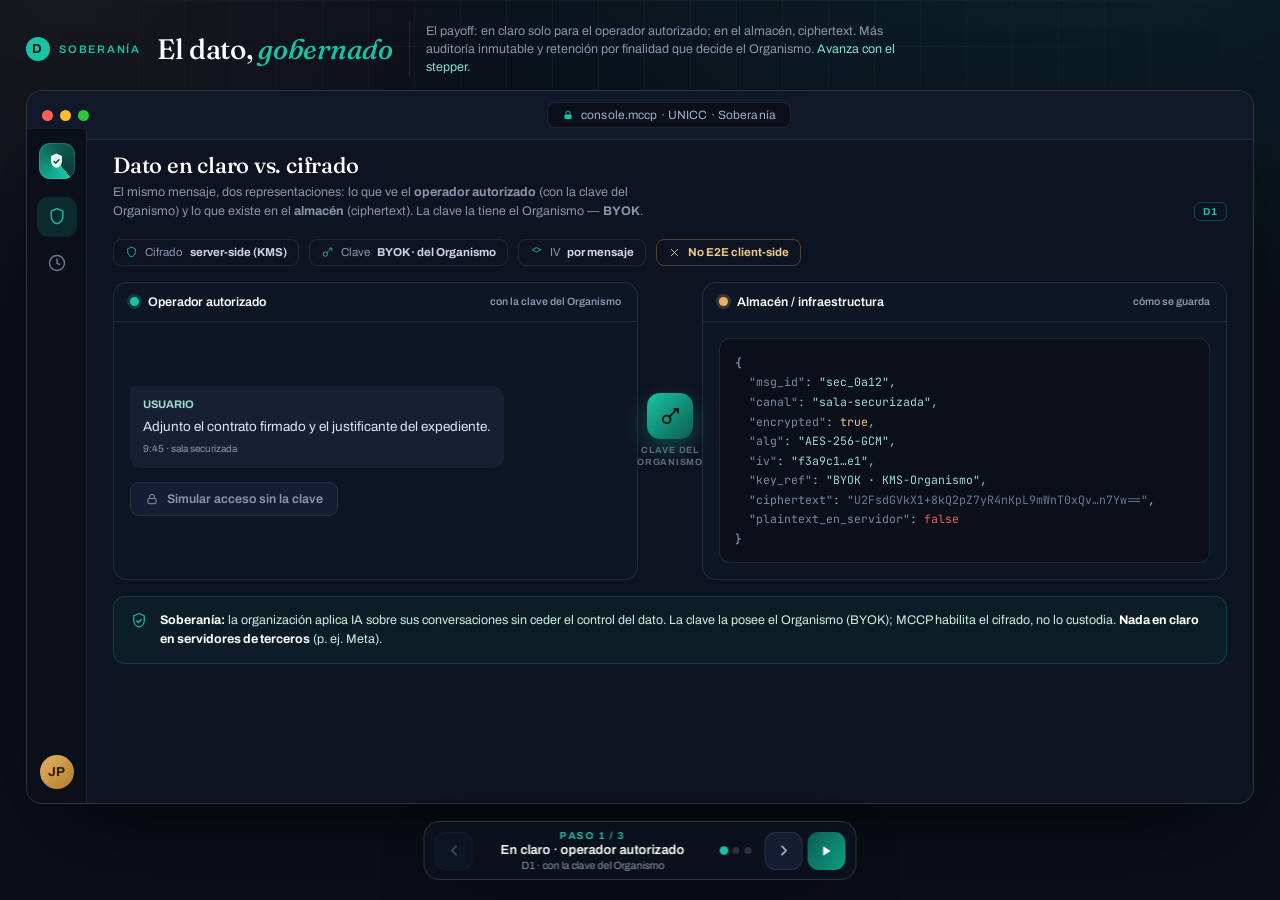
<file: mccp-demo-fase-D-soberania-v0.1.0.html>
<!DOCTYPE html>
<html lang="es">
<head>
<meta charset="UTF-8">
<meta name="viewport" content="width=device-width, initial-scale=1.0">
<meta name="robots" content="noindex, nofollow">
<title>MCCP · Fase D — Soberanía del dato</title>
<link rel="preconnect" href="https://fonts.googleapis.com">
<link rel="preconnect" href="https://fonts.gstatic.com" crossorigin>
<link href="https://fonts.googleapis.com/css2?family=Fraunces:opsz,wght@9..144,400;9..144,500;9..144,600&family=Archivo:wght@400;500;600;700&family=JetBrains+Mono:wght@400;600&display=swap" rel="stylesheet">
<link rel="stylesheet" href="assets/mccp-ui.css">
<style>
  html,body{height:100%}
  body{padding:22px 26px 96px;height:100vh;overflow:hidden;display:flex;flex-direction:column}
  .page{flex:1;display:flex;flex-direction:column;min-height:0;max-width:1500px;margin:0 auto;width:100%}
  .topbar{display:flex;align-items:center;gap:16px;flex-wrap:wrap;margin-bottom:14px}
  .topbar .tag{display:inline-flex;align-items:center;gap:9px;font-size:11px;letter-spacing:.16em;text-transform:uppercase;color:var(--teal);font-weight:600;flex:none}
  .topbar .tag i{width:24px;height:24px;border-radius:50%;background:var(--teal);color:#04140f;display:grid;place-items:center;font-style:normal;font-weight:700;font-size:13px}
  .topbar h1{font-family:"Fraunces",serif;font-weight:500;font-size:clamp(20px,2.2vw,30px);line-height:1;margin:0;color:#fff;letter-spacing:-.01em}
  .topbar h1 em{font-style:italic;color:var(--teal)}
  .topbar .sub{font-size:12.5px;color:var(--muted);max-width:490px;line-height:1.45;border-left:1px solid var(--line);padding-left:16px}
  .topbar .sub b{color:#cdd6e6;font-weight:600}
  main{flex:1;min-height:0;display:flex}
  .win{flex:1;min-height:0;height:auto;width:100%;position:relative}
  .dstage{position:absolute;inset:38px 0 0;display:grid;grid-template-columns:60px 1fr;min-height:0}
  .dstage[hidden]{display:none}
  .dcontent{min-height:0;overflow-y:auto;padding:22px 26px;scrollbar-width:thin}
  .dcontent::-webkit-scrollbar{width:7px}.dcontent::-webkit-scrollbar-thumb{background:rgba(255,255,255,.08);border-radius:4px}
  .ah{display:flex;align-items:flex-end;justify-content:space-between;gap:16px;margin-bottom:18px}
  .ah h3{font-family:"Fraunces",serif;font-weight:500;font-size:22px;margin:0;color:#fff;letter-spacing:-.01em}
  .ah p{margin:4px 0 0;font-size:12.5px;color:var(--muted);max-width:580px;line-height:1.5}
  .ah .uc{font-size:10px;letter-spacing:.1em;text-transform:uppercase;color:var(--teal);font-weight:700;border:1px solid rgba(25,195,166,.3);border-radius:6px;padding:3px 8px;white-space:nowrap}
  .btn{display:inline-flex;align-items:center;gap:8px;font-family:"Archivo";font-size:12.5px;font-weight:600;border-radius:9px;padding:9px 14px;cursor:pointer;border:1px solid transparent;background:linear-gradient(120deg,var(--teal-deep),#0e9e85);color:#fff;transition:.16s}
  .btn:hover{filter:brightness(1.08)}.btn svg{width:14px;height:14px}
  .btn.ghost{background:#141d31;color:var(--muted);border-color:var(--line)}

  /* D1 split clear vs cipher */
  .split{display:grid;grid-template-columns:1fr 64px 1fr;gap:0;align-items:stretch}
  @media(max-width:1080px){.split{grid-template-columns:1fr;gap:14px}.split .mid{display:none}}
  .pane{background:#0e1626;border:1px solid var(--line);border-radius:14px;overflow:hidden;min-height:230px;display:flex;flex-direction:column}
  .pane .ph{padding:12px 16px;border-bottom:1px solid var(--line);display:flex;align-items:center;gap:9px;font-size:12.5px;font-weight:600;color:#fff}
  .pane .ph .dot2{width:9px;height:9px;border-radius:50%;flex:none}
  .pane.clear .ph .dot2{background:var(--teal);box-shadow:0 0 0 3px rgba(25,195,166,.2)}
  .pane.cipher .ph .dot2{background:var(--gold);box-shadow:0 0 0 3px rgba(228,179,99,.2)}
  .pane .ph .sub2{margin-left:auto;font-size:10.5px;font-weight:600;color:var(--muted)}
  .pane .pb{flex:1;padding:16px;display:flex;flex-direction:column;justify-content:center}
  .clearmsg{background:#172033;border-radius:12px;border-top-left-radius:3px;padding:11px 13px;font-size:13.5px;color:#dfe6f2;line-height:1.45;max-width:90%;align-self:flex-start;position:relative;transition:.3s}
  .clearmsg .who{font-size:11px;font-weight:700;color:#9fdccd;margin-bottom:4px}
  .clearmsg .tm{font-size:10px;color:var(--muted);margin-top:6px}
  .cipherbox{font-family:"JetBrains Mono",monospace;font-size:11.5px;line-height:1.7;color:#9fb0c9;background:#0a0f1a;border:1px solid var(--line);border-radius:11px;padding:14px 15px;overflow-x:auto}
  .cipherbox .k{color:#7c8aa5}.cipherbox .s{color:#9fdccd}.cipherbox .b{color:#e9c98c}.cipherbox .ct{color:#6b7a93;word-break:break-all}
  .cipherbox .t{color:#e36363}.cipherbox .f{color:#e36363}
  .mid{display:flex;flex-direction:column;align-items:center;justify-content:center;gap:6px;position:relative}
  .mid .key{width:46px;height:46px;border-radius:13px;background:linear-gradient(135deg,#19c3a6,#0c5e51);display:grid;place-items:center;box-shadow:0 8px 22px rgba(25,195,166,.3)}
  .mid .key svg{width:23px;height:23px}
  .mid .lbl{font-size:9px;text-transform:uppercase;letter-spacing:.08em;color:var(--muted-2);font-weight:700;text-align:center;line-height:1.3}
  .mid::before{content:"";position:absolute;left:0;right:0;top:50%;height:1px;background:linear-gradient(90deg,rgba(25,195,166,.4),rgba(228,179,99,.4));z-index:-1}
  /* locked state */
  .clearmsg.locked{filter:none}
  .clearmsg.locked .who,.clearmsg.locked .body,.clearmsg.locked .tm{visibility:hidden}
  .clearmsg.locked::after{content:"";position:absolute;inset:0;border-radius:inherit;background:repeating-linear-gradient(45deg,#1a2236,#1a2236 6px,#141b2b 6px,#141b2b 12px)}
  .lockover{display:none;position:absolute;inset:0;border-radius:12px;z-index:2;flex-direction:column;align-items:center;justify-content:center;gap:8px;text-align:center;padding:14px;background:rgba(10,15,26,.82)}
  .clearmsg.locked .lockover{display:flex}
  .lockover svg{width:24px;height:24px;color:#e36363}
  .lockover b{font-size:12px;color:#ff9d8a}
  .lockover span{font-size:11px;color:var(--muted);line-height:1.4}
  .sov{margin-top:16px;background:rgba(25,195,166,.06);border:1px solid rgba(25,195,166,.22);border-radius:12px;padding:14px 16px;display:flex;gap:12px;align-items:flex-start}
  .sov svg{width:18px;height:18px;flex:none;color:var(--teal);margin-top:1px}
  .sov p{margin:0;font-size:12.5px;color:#cdeee0;line-height:1.5}.sov b{color:#fff}
  .keyrow{display:flex;gap:10px;margin:16px 0;flex-wrap:wrap}
  .keychip{font-size:11.5px;color:var(--muted);border:1px solid var(--line);border-radius:8px;padding:6px 11px;display:flex;align-items:center;gap:7px}
  .keychip svg{width:13px;height:13px;color:var(--teal)}.keychip b{color:#cdd6e6}

  /* D2 audit + retention */
  .d2{display:grid;grid-template-columns:1.25fr .75fr;gap:18px;align-items:start}
  @media(max-width:1080px){.d2{grid-template-columns:1fr}}
  .card2{background:#0e1626;border:1px solid var(--line);border-radius:14px;overflow:hidden}
  .card2 .c2h{padding:13px 16px;border-bottom:1px solid var(--line);display:flex;align-items:center;gap:9px;font-size:13px;font-weight:600;color:#fff}
  .card2 .c2h svg{width:15px;height:15px;color:var(--teal)}
  .card2 .c2h .imm{margin-left:auto;font-size:10px;font-weight:700;text-transform:uppercase;letter-spacing:.05em;color:var(--teal);background:rgba(25,195,166,.12);border:1px solid rgba(25,195,166,.3);border-radius:6px;padding:3px 9px;display:flex;align-items:center;gap:5px}
  .card2 .c2h .imm svg{width:11px;height:11px}
  table.audit{width:100%;border-collapse:collapse;font-size:12px}
  table.audit th,table.audit td{padding:10px 14px;text-align:left;border-bottom:1px solid var(--line)}
  table.audit thead th{background:#0a0f1a;color:#9fb0c9;font-weight:700;font-size:10.5px;text-transform:uppercase;letter-spacing:.06em}
  table.audit td .hash{font-family:"JetBrains Mono",monospace;font-size:10.5px;color:#6b7a93}
  table.audit td .act{color:#dfe6f2;font-weight:500}
  table.audit tbody tr:hover td{background:rgba(255,255,255,.02)}
  .chainnote{padding:11px 16px;font-size:11px;color:var(--muted);display:flex;align-items:center;gap:8px;background:#0a0f1a;border-top:1px solid var(--line)}
  .chainnote svg{width:13px;height:13px;color:var(--teal)}
  .ret{padding:14px 16px;display:flex;flex-direction:column;gap:11px}
  .retrow{border:1px solid var(--line);border-radius:11px;padding:11px 13px}
  .retrow .rt{font-size:12.5px;color:#fff;font-weight:600;display:flex;align-items:center;justify-content:space-between}
  .retrow .rt .badge{font-size:10px;font-weight:700;color:#9fdccd;background:rgba(25,195,166,.1);border:1px solid rgba(25,195,166,.28);border-radius:5px;padding:2px 7px}
  .retrow .rd{font-size:11.5px;color:var(--muted);margin-top:4px;line-height:1.4}
  .retnote{font-size:11px;color:#9fdccd;background:rgba(25,195,166,.06);border:1px solid rgba(25,195,166,.2);border-radius:10px;padding:10px 13px;display:flex;gap:9px;line-height:1.4}
  .retnote svg{width:14px;height:14px;flex:none;color:var(--teal);margin-top:1px}

  .stepper{position:fixed;left:50%;bottom:20px;transform:translateX(-50%);z-index:80;display:flex;align-items:center;gap:5px;background:rgba(12,18,30,.88);border:1px solid var(--line-2);border-radius:16px;padding:8px 10px;box-shadow:0 24px 60px -20px rgba(0,0,0,.8);backdrop-filter:blur(14px)}
  .stepper .nav{width:38px;height:38px;border-radius:11px;border:1px solid var(--line);background:#141d31;color:#cdd6e6;display:grid;place-items:center;cursor:pointer;flex:none}
  .stepper .nav:hover{background:#1b2742}.stepper .nav:disabled{opacity:.35;cursor:default}.stepper .nav svg{width:17px;height:17px}
  .stepper .ctr{padding:0 12px;min-width:230px;text-align:center}
  .stepper .ctr .sc{font-size:10px;letter-spacing:.16em;text-transform:uppercase;color:var(--teal);font-weight:700}
  .stepper .ctr .lb{font-size:13px;color:#fff;font-weight:600;margin-top:2px}
  .stepper .ctr .vw{font-size:10.5px;color:var(--muted);margin-top:1px}
  .stepper .dotbar{display:flex;gap:5px;padding:0 8px}
  .stepper .dotbar i{width:7px;height:7px;border-radius:50%;background:var(--line-2);cursor:pointer}
  .stepper .dotbar i.on{background:var(--teal);transform:scale(1.25)}.stepper .dotbar i.done{background:#3f6b62}
  .stepper .play{width:38px;height:38px;border-radius:11px;border:0;background:linear-gradient(120deg,var(--teal-deep),#0e9e85);color:#fff;display:grid;place-items:center;cursor:pointer;flex:none}.stepper .play svg{width:16px;height:16px}
</style>
</head>
<body>
  <div class="page">
    <div class="topbar">
      <span class="tag"><i>D</i> Soberanía</span>
      <h1>El dato, <em>gobernado</em></h1>
      <div class="sub">El payoff: en claro solo para el operador autorizado; en el almacén, ciphertext. Más auditoría inmutable y retención por finalidad que decide el Organismo. <span style="color:#7fe3cf">Avanza con el stepper.</span></div>
    </div>

    <main>
      <div class="win">
        <div class="win-bar">
          <div class="dots"><i></i><i></i><i></i></div>
          <div class="addr"><span class="u" id="addr"><svg viewBox="0 0 24 24" fill="none"><rect x="5" y="11" width="14" height="9" rx="2" fill="currentColor"/><path d="M8 11V8a4 4 0 018 0v3" stroke="currentColor" stroke-width="1.8"/></svg>console.mccp · UNICC · Soberanía</span></div>
        </div>

        <!-- D1 -->
        <div class="dstage" id="s-d1">
          <div class="rail">
            <div class="lg"><svg viewBox="0 0 24 24" fill="none"><path d="M12 2l7 3v6c0 4.4-3 8.3-7 9-4-.7-7-4.6-7-9V5l7-3z" fill="#fff" opacity=".9"/><path d="M9 12l2 2 4-4" stroke="#0c5e51" stroke-width="2" stroke-linecap="round" stroke-linejoin="round"/></svg></div>
            <div class="ic on"><svg viewBox="0 0 24 24" fill="none"><path d="M12 2l7 3v6c0 4.4-3 8.3-7 9-4-.7-7-4.6-7-9V5l7-3z" stroke="currentColor" stroke-width="1.7" stroke-linejoin="round"/></svg></div>
            <div class="ic"><svg viewBox="0 0 24 24" fill="none"><circle cx="12" cy="12" r="9" stroke="currentColor" stroke-width="1.7"/><path d="M12 7v5l3 2" stroke="currentColor" stroke-width="1.7" stroke-linecap="round"/></svg></div>
            <div class="sp"></div>
            <div class="me" style="background:linear-gradient(135deg,#e4b363,#b07d28);color:#2a1d05">JP</div>
          </div>
          <div class="dcontent">
            <div class="ah"><div><h3>Dato en claro vs. cifrado</h3><p>El mismo mensaje, dos representaciones: lo que ve el <b>operador autorizado</b> (con la clave del Organismo) y lo que existe en el <b>almacén</b> (ciphertext). La clave la tiene el Organismo — <b>BYOK</b>.</p></div><span class="uc">D1</span></div>
            <div class="keyrow">
              <span class="keychip"><svg viewBox="0 0 24 24" fill="none"><path d="M12 2l7 3v6c0 4.4-3 8.3-7 9-4-.7-7-4.6-7-9V5l7-3z" stroke="currentColor" stroke-width="1.6"/></svg>Cifrado <b>server-side (KMS)</b></span>
              <span class="keychip"><svg viewBox="0 0 24 24" fill="none"><circle cx="8" cy="15" r="4" stroke="currentColor" stroke-width="1.7"/><path d="M11 12l8-8M16 4h4v4" stroke="currentColor" stroke-width="1.7" stroke-linecap="round" stroke-linejoin="round"/></svg>Clave <b>BYOK · del Organismo</b></span>
              <span class="keychip"><svg viewBox="0 0 24 24" fill="none"><path d="M4 7l8-4 8 4-8 4z" stroke="currentColor" stroke-width="1.6" stroke-linejoin="round"/></svg>IV <b>por mensaje</b></span>
              <span class="keychip" style="border-color:rgba(228,179,99,.3)"><svg viewBox="0 0 24 24" fill="none" style="color:#e9c98c"><path d="M6 6l12 12M18 6L6 18" stroke="currentColor" stroke-width="1.7" stroke-linecap="round"/></svg><b style="color:#e9c98c">No E2E client-side</b></span>
            </div>
            <div class="split">
              <div class="pane clear">
                <div class="ph"><span class="dot2"></span>Operador autorizado <span class="sub2" id="clearSub">con la clave del Organismo</span></div>
                <div class="pb">
                  <div class="clearmsg" id="clearMsg">
                    <div class="who">USUARIO</div>
                    <div class="body">Adjunto el contrato firmado y el justificante del expediente.</div>
                    <div class="tm">9:45 · sala securizada</div>
                    <div class="lockover"><svg viewBox="0 0 24 24" fill="none"><rect x="5" y="11" width="14" height="9" rx="2" stroke="currentColor" stroke-width="1.7"/><path d="M8 11V8a4 4 0 018 0v3" stroke="currentColor" stroke-width="1.7"/></svg><b>Ilegible sin la clave</b><span>La clave (BYOK) la custodia el Organismo. Sin ella, el contenido es ilegible; nada en claro en servidores de terceros.</span></div>
                  </div>
                  <button class="btn ghost" id="lockToggle" style="margin-top:14px;align-self:flex-start"><svg viewBox="0 0 24 24" fill="none"><rect x="5" y="11" width="14" height="9" rx="2" stroke="currentColor" stroke-width="1.7"/><path d="M8 11V8a4 4 0 018 0v3" stroke="currentColor" stroke-width="1.7"/></svg>Simular acceso sin la clave</button>
                </div>
              </div>
              <div class="mid"><div class="key"><svg viewBox="0 0 24 24" fill="none"><circle cx="8" cy="15" r="4" stroke="#04140f" stroke-width="1.9"/><path d="M11 12l8-8M16 4h4v4" stroke="#04140f" stroke-width="1.9" stroke-linecap="round" stroke-linejoin="round"/></svg></div><div class="lbl">clave del<br>Organismo</div></div>
              <div class="pane cipher">
                <div class="ph"><span class="dot2"></span>Almacén / infraestructura <span class="sub2">cómo se guarda</span></div>
                <div class="pb">
                  <div class="cipherbox">{<br>
&nbsp;&nbsp;<span class="k">"msg_id"</span>: <span class="s">"sec_0a12"</span>,<br>
&nbsp;&nbsp;<span class="k">"canal"</span>: <span class="s">"sala-securizada"</span>,<br>
&nbsp;&nbsp;<span class="k">"encrypted"</span>: <span class="b">true</span>,<br>
&nbsp;&nbsp;<span class="k">"alg"</span>: <span class="s">"AES-256-GCM"</span>,<br>
&nbsp;&nbsp;<span class="k">"iv"</span>: <span class="s">"f3a9c1…e1"</span>,<br>
&nbsp;&nbsp;<span class="k">"key_ref"</span>: <span class="s">"BYOK · KMS-Organismo"</span>,<br>
&nbsp;&nbsp;<span class="k">"ciphertext"</span>: <span class="ct">"U2FsdGVkX1+8kQ2pZ7yR4nKpL9mWnT0xQv…n7Yw=="</span>,<br>
&nbsp;&nbsp;<span class="k">"plaintext_en_servidor"</span>: <span class="f">false</span><br>
}</div>
                </div>
              </div>
            </div>
            <div class="sov"><svg viewBox="0 0 24 24" fill="none"><path d="M12 2l7 3v6c0 4.4-3 8.3-7 9-4-.7-7-4.6-7-9V5l7-3z" stroke="currentColor" stroke-width="1.6" stroke-linejoin="round"/><path d="M9 12l2 2 4-4" stroke="currentColor" stroke-width="1.7" stroke-linecap="round" stroke-linejoin="round"/></svg><p><b>Soberanía:</b> la organización aplica IA sobre sus conversaciones sin ceder el control del dato. La clave la posee el Organismo (BYOK); MCCP habilita el cifrado, no lo custodia. <b>Nada en claro en servidores de terceros</b> (p. ej. Meta).</p></div>
          </div>
        </div>

        <!-- D2 -->
        <div class="dstage" id="s-d2" hidden>
          <div class="rail">
            <div class="lg"><svg viewBox="0 0 24 24" fill="none"><path d="M12 2l7 3v6c0 4.4-3 8.3-7 9-4-.7-7-4.6-7-9V5l7-3z" fill="#fff" opacity=".9"/><path d="M9 12l2 2 4-4" stroke="#0c5e51" stroke-width="2" stroke-linecap="round" stroke-linejoin="round"/></svg></div>
            <div class="ic"><svg viewBox="0 0 24 24" fill="none"><path d="M12 2l7 3v6c0 4.4-3 8.3-7 9-4-.7-7-4.6-7-9V5l7-3z" stroke="currentColor" stroke-width="1.7" stroke-linejoin="round"/></svg></div>
            <div class="ic on"><svg viewBox="0 0 24 24" fill="none"><circle cx="12" cy="12" r="9" stroke="currentColor" stroke-width="1.7"/><path d="M12 7v5l3 2" stroke="currentColor" stroke-width="1.7" stroke-linecap="round"/></svg></div>
            <div class="sp"></div>
            <div class="me" style="background:linear-gradient(135deg,#e4b363,#b07d28);color:#2a1d05">JP</div>
          </div>
          <div class="dcontent">
            <div class="ah"><div><h3>Auditoría y retención</h3><p>Registro <b>inmutable</b> (append-only, encadenado por hash) de quién hizo qué, y <b>retención por finalidad</b> (RGPD) que configura el Organismo.</p></div><span class="uc">D2</span></div>
            <div class="d2">
              <div class="card2">
                <div class="c2h"><svg viewBox="0 0 24 24" fill="none"><path d="M6 2h9l5 5v15H6z" stroke="currentColor" stroke-width="1.6" stroke-linejoin="round"/><path d="M9 13l2 2 4-4" stroke="currentColor" stroke-width="1.7" stroke-linecap="round" stroke-linejoin="round"/></svg>Auditoría<span class="imm"><svg viewBox="0 0 24 24" fill="none"><rect x="5" y="11" width="14" height="9" rx="2" stroke="currentColor" stroke-width="1.7"/><path d="M8 11V8a4 4 0 018 0v3" stroke="currentColor" stroke-width="1.7"/></svg>Inmutable</span></div>
                <table class="audit">
                  <thead><tr><th>Hora</th><th>Actor</th><th>Acción</th><th>Hash</th></tr></thead>
                  <tbody>
                    <tr><td>09:43</td><td>Marta (Agente)</td><td class="act">Inició conversación securizada</td><td><span class="hash">a1f0…9c</span></td></tr>
                    <tr><td>09:44</td><td>Usuario</td><td class="act">Conectado (Flow + OTP)</td><td><span class="hash">b7d2…41</span></td></tr>
                    <tr><td>09:45</td><td>Usuario</td><td class="act">Aportó 3 adjuntos (cifrados)</td><td><span class="hash">c3e8…7a</span></td></tr>
                    <tr><td>09:47</td><td>J. Pérez (Manager)</td><td class="act">Concedió acceso a "Documento"</td><td><span class="hash">d9a1…22</span></td></tr>
                    <tr><td>09:50</td><td>Especialista (invitado)</td><td class="act">Entró y salió de la sala</td><td><span class="hash">e2b4…f0</span></td></tr>
                    <tr><td>09:52</td><td>Marta (Agente)</td><td class="act">Finalizó y archivó (cifrado)</td><td><span class="hash">f5c9…8d</span></td></tr>
                  </tbody>
                </table>
                <div class="chainnote"><svg viewBox="0 0 24 24" fill="none"><path d="M9 12a3 3 0 013-3h2M15 12a3 3 0 01-3 3h-2" stroke="currentColor" stroke-width="1.7" stroke-linecap="round"/><path d="M8 9H6a3 3 0 000 6h2M16 15h2a3 3 0 000-6h-2" stroke="currentColor" stroke-width="1.7" stroke-linecap="round"/></svg>Cada entrada encadena el hash de la anterior · append-only · no editable ni borrable</div>
              </div>
              <div class="card2">
                <div class="c2h"><svg viewBox="0 0 24 24" fill="none"><circle cx="12" cy="12" r="9" stroke="currentColor" stroke-width="1.6"/><path d="M12 7v5l3 2" stroke="currentColor" stroke-width="1.6" stroke-linecap="round"/></svg>Retención por finalidad</div>
                <div class="ret">
                  <div class="retrow"><div class="rt">Expediente <span class="badge">conservado</span></div><div class="rd">Mientras dure la finalidad · cifrado/BYOK · trazable. En el perfil del Usuario.</div></div>
                  <div class="retrow"><div class="rt">Mensajes de sala <span class="badge">90 días</span></div><div class="rd">Tras el cierre, archivado cifrado; purga configurable por el Organismo.</div></div>
                  <div class="retrow"><div class="rt">Adjuntos <span class="badge">por finalidad</span></div><div class="rd">Cifrados (BYOK); retención ligada al expediente.</div></div>
                  <div class="retnote"><svg viewBox="0 0 24 24" fill="none"><path d="M3 9l9-5 9 5v9a2 2 0 01-2 2H5a2 2 0 01-2-2V9z" stroke="currentColor" stroke-width="1.6" stroke-linejoin="round"/></svg><div>La política la decide el <b style="color:#cdeee0">Organismo</b> (RGPD). Argumento: <b style="color:#cdeee0">nada en servidores de terceros (Meta)</b>, no "nada se guarda".</div></div>
                </div>
              </div>
            </div>
          </div>
        </div>

      </div>
    </main>
  </div>

  <div class="stepper" id="stepper">
    <button class="nav" id="prev"><svg viewBox="0 0 24 24" fill="none"><path d="M15 6l-6 6 6 6" stroke="currentColor" stroke-width="2" stroke-linecap="round" stroke-linejoin="round"/></svg></button>
    <div class="ctr"><div class="sc" id="scLabel">Escena D1 / D2</div><div class="lb" id="scTitle">Claro vs. cifrado</div><div class="vw" id="scView">el payoff de soberanía (BYOK)</div></div>
    <div class="dotbar" id="dotbar"></div>
    <button class="nav" id="next"><svg viewBox="0 0 24 24" fill="none"><path d="M9 6l6 6-6 6" stroke="currentColor" stroke-width="2" stroke-linecap="round" stroke-linejoin="round"/></svg></button>
    <button class="play" id="play" aria-label="Reproducir"><svg viewBox="0 0 24 24" id="playIco"><path d="M7 5v14l11-7z" fill="#fff"/></svg></button>
  </div>

<script>
(function(){
  var $=function(s){return document.querySelector(s)},$$=function(s){return Array.prototype.slice.call(document.querySelectorAll(s))};
  function lock(on){
    $("#clearMsg").classList.toggle("locked",on);
    $("#clearSub").textContent = on?"sin la clave":"con la clave del Organismo";
    $("#lockToggle").innerHTML = on
      ? '<svg viewBox="0 0 24 24" fill="none"><rect x="5" y="11" width="14" height="9" rx="2" stroke="currentColor" stroke-width="1.7"/><path d="M8 11V8a4 4 0 014-4" stroke="currentColor" stroke-width="1.7"/></svg>Descifrar con la clave del Organismo'
      : '<svg viewBox="0 0 24 24" fill="none"><rect x="5" y="11" width="14" height="9" rx="2" stroke="currentColor" stroke-width="1.7"/><path d="M8 11V8a4 4 0 018 0v3" stroke="currentColor" stroke-width="1.7"/></svg>Simular acceso sin la clave';
  }
  var steps=[
    {scene:"s-d1",t:"En claro · operador autorizado",v:"D1 · con la clave del Organismo",addr:"console.mccp · UNICC · Soberanía",dur:2500,f:function(){lock(false);}},
    {scene:"s-d1",t:"Sin la clave · ilegible",v:"D1 · BYOK lo custodia el Organismo",addr:"console.mccp · UNICC · Soberanía",dur:2900,f:function(){lock(true);}},
    {scene:"s-d2",t:"Auditoría y retención",v:"D2 · log inmutable + retención por finalidad",addr:"console.mccp · UNICC · Auditoría",dur:2700,f:function(){}}
  ];
  var TOTAL=steps.length, cur=0, playing=false, timer=null, onDoneCb=null;
  var dotbar=$("#dotbar"); dotbar.innerHTML="";
  steps.forEach(function(s,i){var d=document.createElement("i");d.addEventListener("click",function(){stop();go(i)});dotbar.appendChild(d);});

  function applyStep(){
    var s=steps[cur];
    ["s-d1","s-d2"].forEach(function(id){$("#"+id).hidden = id!==s.scene;});
    s.f();
    $("#addr").lastChild.textContent=s.addr;
    $("#scLabel").textContent="Paso "+(cur+1)+" / "+TOTAL;
    $("#scTitle").textContent=s.t;$("#scView").textContent=s.v;
    $("#prev").disabled=cur===0;$("#next").disabled=cur===TOTAL-1;
    $$("#dotbar i").forEach(function(d,i){d.classList.toggle("on",i===cur);d.classList.toggle("done",i<cur);});
  }
  function go(i){cur=Math.max(0,Math.min(TOTAL-1,i));applyStep();}
  $("#next").addEventListener("click",function(){stop();go(cur+1);});
  $("#prev").addEventListener("click",function(){stop();go(cur-1);});
  document.addEventListener("keydown",function(e){if(e.key==="ArrowRight"){stop();go(cur+1);}if(e.key==="ArrowLeft"){stop();go(cur-1);}});
  $("#lockToggle").addEventListener("click",function(){stop();go(cur===1?0:1);});

  function setIco(p){var ico=$("#playIco"); if(ico) ico.innerHTML = p?'<rect x="6" y="5" width="4" height="14" rx="1" fill="#fff"/><rect x="14" y="5" width="4" height="14" rx="1" fill="#fff"/>':'<path d="M7 5v14l11-7z" fill="#fff"/>';}
  function tick(){ timer=setTimeout(function(){ if(cur>=TOTAL-1){ var cb=onDoneCb; stop(); if(cb)cb(); return; } go(cur+1); tick(); }, steps[cur].dur); }
  function play(cb){ onDoneCb=cb||null; if(cur>=TOTAL-1) go(0); playing=true; setIco(true); tick(); }
  function stop(){ playing=false; clearTimeout(timer); setIco(false); }
  var pb=$("#play"); if(pb) pb.addEventListener("click",function(){ if(playing) stop(); else play(); });

  window.MCCP={ count:TOTAL, go:function(i){stop();go(i);}, play:function(cb){play(cb);}, pause:stop, reset:function(){stop();go(0);}, get index(){return cur;}, get playing(){return playing;} };

  applyStep();
  try{var _q=new URLSearchParams(location.search);if(_q.has("film")){var _s=document.getElementById("stepper");if(_s)_s.style.display="none";}if(_q.has("step"))go(parseInt(_q.get("step"),10)||0);}catch(e){}
})();
</script>
</body>
</html>
</file>
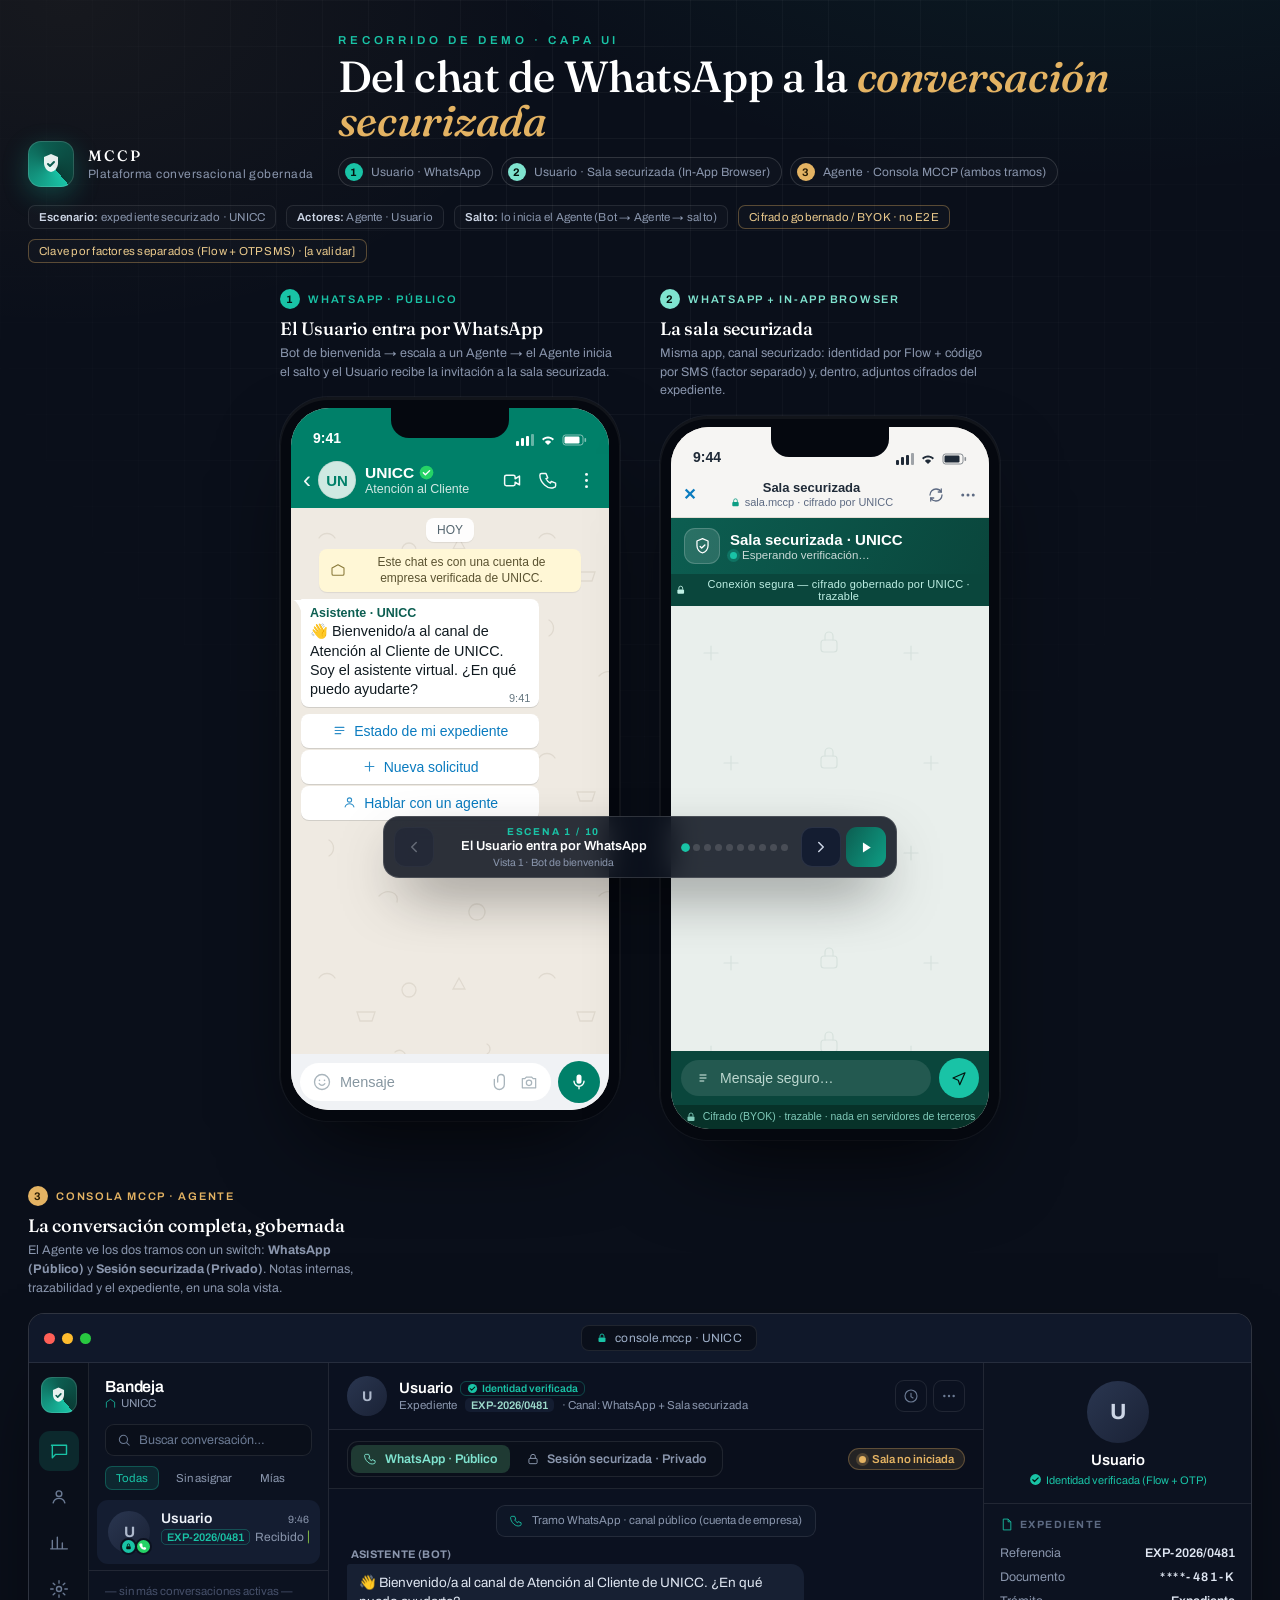
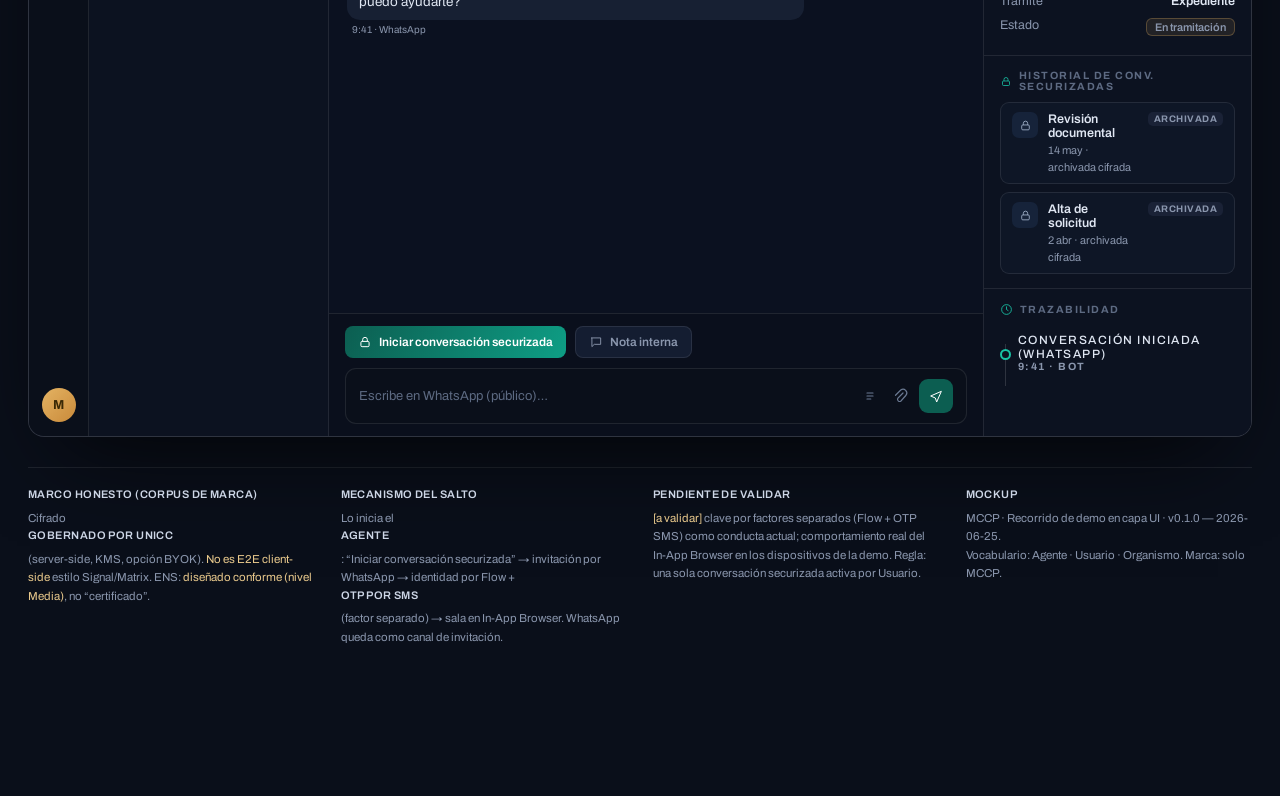
<file: mccp-demo-recorrido-v0.1.0.html>
<!DOCTYPE html>
<html lang="es">
<head>
<meta charset="UTF-8">
<meta name="viewport" content="width=device-width, initial-scale=1.0">
<meta name="robots" content="noindex, nofollow">
<title>MCCP · Recorrido de la conversación securizada — Mockup</title>
<link rel="preconnect" href="https://fonts.googleapis.com">
<link rel="preconnect" href="https://fonts.gstatic.com" crossorigin>
<link href="https://fonts.googleapis.com/css2?family=Fraunces:opsz,wght@9..144,400;9..144,500;9..144,600&family=Archivo:wght@400;500;600;700&display=swap" rel="stylesheet">
<style>
/* ============================================================
   MCCP — Recorrido de demo (capa UI). v0.1.0
   3 vistas: WhatsApp · In-App Browser securizado · Consola MCCP
   Vocabulario: Agente · Usuario · Organismo. Marca: MCCP.
   ============================================================ */

:root{
  --ink:#0a0f1a;
  --ink-2:#0f1626;
  --ink-3:#161f33;
  --line:rgba(255,255,255,.09);
  --line-2:rgba(255,255,255,.14);
  --paper:#f4f1ea;
  --muted:#8a96ad;
  --muted-2:#5d6a82;
  --text:#e8edf6;

  --teal:#19c3a6;
  --teal-2:#0e9e85;
  --teal-deep:#0c5e51;
  --gold:#e4b363;

  /* WhatsApp */
  --wa-green:#008069;
  --wa-green-d:#017561;
  --wa-bg:#efeae2;
  --wa-panel:#f0f2f5;
  --wa-in:#ffffff;
  --wa-out:#d9fdd3;
  --wa-meta:#667781;
  --wa-tick:#53bdeb;
  --wa-text:#111b21;
  --wa-sub:#54656f;

  --phone-w:340px;
  --phone-h:724px;

  --sys-ui:-apple-system,BlinkMacSystemFont,"Segoe UI",Roboto,"Helvetica Neue",Arial,sans-serif;
}

*{box-sizing:border-box}
html,body{margin:0;padding:0}
body{
  background:
    radial-gradient(1200px 700px at 85% -10%, rgba(25,195,166,.10), transparent 60%),
    radial-gradient(900px 600px at 5% 0%, rgba(228,179,99,.06), transparent 55%),
    var(--ink);
  color:var(--text);
  font-family:"Archivo",var(--sys-ui);
  -webkit-font-smoothing:antialiased;
  min-height:100vh;
  padding:34px 28px 150px;
}
/* faint blueprint grid */
body::before{
  content:"";position:fixed;inset:0;pointer-events:none;z-index:0;
  background-image:
    linear-gradient(var(--line) 1px,transparent 1px),
    linear-gradient(90deg,var(--line) 1px,transparent 1px);
  background-size:46px 46px;
  -webkit-mask-image:radial-gradient(circle at 50% 18%,#000,transparent 80%);
  mask-image:radial-gradient(circle at 50% 18%,#000,transparent 80%);
  opacity:.5;
}
.wrap{position:relative;z-index:1;max-width:1480px;margin:0 auto}

/* ---------- Header ---------- */
.masthead{display:flex;align-items:flex-end;justify-content:space-between;gap:24px;flex-wrap:wrap;margin-bottom:8px}
.brand{display:flex;align-items:center;gap:14px}
.brand .mark{
  width:46px;height:46px;border-radius:13px;flex:none;
  background:conic-gradient(from 140deg,var(--teal),var(--teal-deep) 55%,#0a3d36);
  display:grid;place-items:center;box-shadow:0 8px 26px rgba(25,195,166,.28),inset 0 0 0 1px rgba(255,255,255,.14);
}
.brand .mark svg{width:24px;height:24px}
.brand h1{font-family:"Fraunces",serif;font-weight:500;font-size:15px;letter-spacing:.14em;margin:0;color:#fff;text-transform:uppercase}
.brand .sub{font-size:12px;color:var(--muted);letter-spacing:.04em;margin-top:2px}
.title-block{flex:1 1 420px;min-width:280px}
.title-block .kicker{font-size:11.5px;letter-spacing:.34em;text-transform:uppercase;color:var(--teal);font-weight:600}
.title-block h2{font-family:"Fraunces",serif;font-weight:500;font-size:clamp(28px,3.4vw,44px);line-height:1.02;margin:8px 0 0;color:#fff;letter-spacing:-.01em}
.title-block h2 em{font-style:italic;color:var(--gold)}
.legend{display:flex;gap:8px;flex-wrap:wrap;margin-top:14px}
.legend .pill{display:flex;align-items:center;gap:8px;font-size:12px;color:var(--muted);border:1px solid var(--line-2);border-radius:999px;padding:5px 11px 5px 6px;background:rgba(255,255,255,.02)}
.legend .pill b{width:18px;height:18px;border-radius:50%;display:grid;place-items:center;font-size:11px;color:#04140f;font-weight:700;background:var(--teal)}
.legend .pill.two b{background:#7fe3cf}
.legend .pill.three b{background:var(--gold);color:#2a1d05}

.meta-row{margin:18px 0 26px;display:flex;gap:10px;flex-wrap:wrap;align-items:center}
.chip{font-size:11.5px;color:var(--muted);border:1px solid var(--line);border-radius:7px;padding:5px 10px;background:rgba(255,255,255,.02);letter-spacing:.02em}
.chip strong{color:#cdd6e6;font-weight:600}
.chip.warn{border-color:rgba(228,179,99,.35);color:#e9c98c}

/* ---------- Stage / device grid ---------- */
.stage{display:flex;flex-direction:column;gap:46px;align-items:stretch}
.phones-row{display:flex;gap:40px;justify-content:center;flex-wrap:wrap}
.console-col{width:100%}

.device-col{display:flex;flex-direction:column;align-items:center;gap:16px}
.cap{width:100%;max-width:var(--phone-w)}
.cap .n{display:inline-flex;align-items:center;gap:8px;font-size:11px;letter-spacing:.16em;text-transform:uppercase;color:var(--teal);font-weight:600}
.cap .n i{width:20px;height:20px;border-radius:50%;display:grid;place-items:center;background:var(--teal);color:#04140f;font-style:normal;font-weight:700;font-size:11px}
.cap.two .n,.cap.two .n i{color:initial}
.cap.two .n{color:#7fe3cf}.cap.two .n i{background:#7fe3cf;color:#04140f}
.cap.three .n{color:var(--gold)}.cap.three .n i{background:var(--gold);color:#2a1d05}
.cap h3{font-family:"Fraunces",serif;font-weight:500;font-size:18px;margin:8px 0 4px;color:#fff;letter-spacing:-.01em}
.cap p{margin:0;font-size:12.5px;line-height:1.5;color:var(--muted)}

/* =========================================================
   PHONE
   ========================================================= */
.phone{
  width:var(--phone-w);height:var(--phone-h);flex:none;position:relative;
  background:#05080f;border-radius:48px;padding:11px;
  box-shadow:0 2px 0 1px rgba(255,255,255,.05) inset,
             0 40px 90px -30px rgba(0,0,0,.8),
             0 0 0 1px rgba(255,255,255,.06);
}
.phone .screen{position:relative;width:100%;height:100%;border-radius:38px;overflow:hidden;background:var(--wa-bg);font-family:var(--sys-ui);display:flex;flex-direction:column}
.notch{position:absolute;top:11px;left:50%;transform:translateX(-50%);width:118px;height:30px;background:#05080f;border-radius:0 0 18px 18px;z-index:40}

/* status bar */
.statusbar{height:46px;display:flex;align-items:flex-end;justify-content:space-between;padding:0 22px 8px;color:#fff;font-size:14px;font-weight:600;position:relative;z-index:30}
.statusbar .r{display:flex;align-items:center;gap:6px}
.statusbar svg{display:block}

/* WhatsApp header */
.wa-head{background:var(--wa-green);color:#fff;display:flex;align-items:center;gap:9px;padding:7px 12px 9px;position:relative;z-index:20}
.wa-head .chev{font-size:24px;line-height:1;margin-right:-2px;opacity:.95}
.wa-head .av{width:38px;height:38px;border-radius:50%;flex:none;background:#cfe9e2;display:grid;place-items:center;overflow:hidden;color:var(--wa-green);font-weight:700;font-size:15px;box-shadow:inset 0 0 0 1px rgba(0,0,0,.06)}
.wa-head .who{flex:1;min-width:0}
.wa-head .nm{font-size:15.5px;font-weight:600;line-height:1.15;display:flex;align-items:center;gap:5px;white-space:nowrap;overflow:hidden}
.wa-head .nm .verif{width:15px;height:15px;flex:none}
.wa-head .st{font-size:12.5px;color:rgba(255,255,255,.82);line-height:1.1;margin-top:1px}
.wa-head .acts{display:flex;align-items:center;gap:16px;opacity:.96;flex:none}
.wa-head .acts svg{width:21px;height:21px}

/* chat scroll area */
.wa-body{
  flex:1 1 auto;min-height:0;overflow-y:auto;padding:10px 10px 12px;
  display:flex;flex-direction:column;gap:7px;scrollbar-width:thin;scroll-behavior:smooth;
  background-color:var(--wa-bg);
  background-image:url("data:image/svg+xml,%3Csvg xmlns='http://www.w3.org/2000/svg' width='220' height='220' viewBox='0 0 220 220'%3E%3Cg fill='none' stroke='%23d3ccc0' stroke-width='1.3' stroke-linecap='round' opacity='0.55'%3E%3Cpath d='M28 30c4-6 12-6 16 0'/%3E%3Ccircle cx='118' cy='42' r='7'/%3E%3Cpath d='M168 30l6 11-12 0z'/%3E%3Cpath d='M38 112c6 4 6 12 0 16'/%3E%3Cpath d='M150 120h18M159 111v18'/%3E%3Cpath d='M88 168c8-8 20-4 18 6'/%3E%3Cpath d='M186 176a8 8 0 11-0.1 0'/%3E%3Cpath d='M66 64h18l-3 9h-12z'/%3E%3Cpath d='M196 96c4 2 4 8 0 10'/%3E%3Cpath d='M104 104c5-4 12 0 10 6'/%3E%3C/g%3E%3C/svg%3E");
}
.wa-body.inapp{top:0}
.wa-body::-webkit-scrollbar{width:5px}
.wa-body::-webkit-scrollbar-thumb{background:rgba(0,0,0,.15);border-radius:3px}

/* system pills */
.sys{align-self:center;background:rgba(255,255,255,.92);color:var(--wa-sub);font-size:12px;border-radius:8px;padding:5px 11px;box-shadow:0 1px 1px rgba(0,0,0,.08);text-align:center;max-width:88%}
.sys.biz{background:#fff7d6;color:#5b5331;display:flex;align-items:center;gap:7px;line-height:1.35}
.sys.biz svg{flex:none;width:16px;height:16px}
.sys.assign{background:#d7f1e6;color:#0c5e51;font-weight:500}

/* message bubble */
.msg{position:relative;max-width:80%;padding:6px 9px 7px;border-radius:8px;font-size:14.4px;line-height:1.34;color:var(--wa-text);box-shadow:0 1px .6px rgba(11,20,26,.13);word-wrap:break-word}
.msg.in{align-self:flex-start;background:var(--wa-in);border-top-left-radius:1px}
.msg.out{align-self:flex-end;background:var(--wa-out);border-top-right-radius:1px}
.msg .tail{position:absolute;top:0;width:9px;height:13px;overflow:hidden}
.msg.in .tail{left:-8px}
.msg.out .tail{right:-8px}
.msg.in .tail svg{fill:var(--wa-in)}
.msg.out .tail svg{fill:var(--wa-out)}
.msg .body{display:inline}
.msg .meta{float:right;display:inline-flex;align-items:center;gap:3px;font-size:11px;color:var(--wa-meta);margin:6px 0 -2px 10px;position:relative;top:5px}
.msg .meta .tick{width:16px;height:11px}
.msg .meta .tick path{fill:var(--wa-tick)}
.sender{display:block;font-size:12.5px;font-weight:600;margin-bottom:1px;color:var(--teal-deep)}
.msg.out .sender{color:#b1894a}

/* quick replies under bot */
.qr{align-self:flex-start;display:flex;flex-direction:column;gap:2px;width:80%;max-width:260px}
.qr a{background:#fff;color:#0a7bbf;text-align:center;font-size:14px;font-weight:500;padding:9px;border-radius:8px;box-shadow:0 1px .6px rgba(11,20,26,.13);display:flex;align-items:center;justify-content:center;gap:7px;text-decoration:none}
.qr a svg{width:15px;height:15px;opacity:.85}

/* invitation card (the jump) */
.invite{align-self:flex-start;width:84%;max-width:280px;background:#fff;border-radius:10px;overflow:hidden;box-shadow:0 1px 2px rgba(11,20,26,.16)}
.invite .top{background:linear-gradient(120deg,var(--teal-deep),var(--teal-2));color:#fff;padding:11px 13px;display:flex;align-items:center;gap:9px}
.invite .top svg{width:20px;height:20px;flex:none}
.invite .top b{font-size:13.5px;font-weight:600;letter-spacing:.01em}
.invite .top span{display:block;font-size:11px;opacity:.85;font-weight:400;margin-top:1px}
.invite .bd{padding:11px 13px 12px}
.invite .bd p{margin:0 0 4px;font-size:13.5px;color:var(--wa-text);line-height:1.4}
.invite .bd .ref{font-size:12px;color:var(--wa-sub);margin:8px 0 10px;display:flex;align-items:center;gap:6px}
.invite .bd .ref code{background:#eef3f1;color:var(--teal-deep);padding:2px 6px;border-radius:5px;font-size:11.5px;font-weight:600;font-family:"Archivo"}
.invite .cta{display:block;width:100%;border:0;cursor:pointer;background:var(--teal-deep);color:#fff;font-family:var(--sys-ui);font-size:14px;font-weight:600;padding:10px;border-radius:8px;display:flex;align-items:center;justify-content:center;gap:8px;transition:.18s}
.invite .cta:hover{background:#0a4f44}
.invite .cta svg{width:16px;height:16px}
.invite .note{font-size:11px;color:var(--wa-sub);margin-top:9px;display:flex;gap:6px;line-height:1.35}
.invite .note svg{width:13px;height:13px;flex:none;margin-top:1px;opacity:.7}

/* composer */
.wa-foot{flex:none;background:var(--wa-panel);padding:7px 9px;display:flex;align-items:center;gap:7px;z-index:20}
.wa-foot .field{flex:1;background:#fff;border-radius:22px;display:flex;align-items:center;gap:8px;padding:9px 12px;color:#8696a0;font-size:14.5px}
.wa-foot .field svg{width:20px;height:20px;flex:none;opacity:.7}
.wa-foot .field .ph{flex:1}
.wa-foot .mic{width:42px;height:42px;border-radius:50%;background:var(--wa-green);display:grid;place-items:center;flex:none}
.wa-foot .mic svg{width:20px;height:20px}

/* =========================================================
   VISTA 2 — In-App Browser securizado
   ========================================================= */
.iab-bar{background:#f6f5f3;border-bottom:1px solid #e2ddd4;padding:8px 12px 9px;display:flex;align-items:center;gap:10px;position:relative;z-index:25}
.iab-bar .x{font-size:16px;color:#0a7bbf;font-weight:600;flex:none}
.iab-bar .u{flex:1;text-align:center;min-width:0}
.iab-bar .u .t{font-size:13px;font-weight:600;color:#1f2a37;line-height:1.1}
.iab-bar .u .l{font-size:11px;color:#5d6a82;display:flex;align-items:center;justify-content:center;gap:4px;margin-top:1px}
.iab-bar .u .l svg{width:11px;height:11px}
.iab-bar .dots{flex:none;color:#5d6a82;display:flex;gap:14px}
.iab-bar .dots svg{width:18px;height:18px}

/* secured app header (teal, NOT green) */
.sec-head{background:linear-gradient(115deg,var(--teal-deep),#0a463c);color:#fff;display:flex;align-items:center;gap:10px;padding:10px 13px;position:relative;z-index:20}
.sec-head .shield{width:36px;height:36px;border-radius:11px;flex:none;background:rgba(255,255,255,.12);display:grid;place-items:center;box-shadow:inset 0 0 0 1px rgba(255,255,255,.18)}
.sec-head .shield svg{width:19px;height:19px}
.sec-head .who{flex:1}
.sec-head .nm{font-size:15px;font-weight:600;display:flex;align-items:center;gap:6px}
.sec-head .st{font-size:11.5px;color:rgba(255,255,255,.78);margin-top:1px;display:flex;align-items:center;gap:5px}
.sec-head .st .dot{width:7px;height:7px;border-radius:50%;background:var(--teal);box-shadow:0 0 0 3px rgba(25,195,166,.25)}
.sec-ribbon{background:#0a463c;color:#bff0e5;font-size:11px;text-align:center;padding:4px;display:flex;align-items:center;justify-content:center;gap:6px;letter-spacing:.02em;position:relative;z-index:19}
.sec-ribbon svg{width:12px;height:12px}

/* secured body shares wa-body but teal-tinted */
.wa-body.sec{
  background-color:#e9efec;
  background-image:url("data:image/svg+xml,%3Csvg xmlns='http://www.w3.org/2000/svg' width='200' height='200' viewBox='0 0 200 200'%3E%3Cg fill='none' stroke='%23c4d4cd' stroke-width='1.2' stroke-linecap='round' opacity='0.5'%3E%3Cpath d='M40 40l0 14M33 47h14'/%3E%3Crect x='150' y='34' width='16' height='12' rx='3'/%3E%3Cpath d='M154 34v-4a4 4 0 018 0v4'/%3E%3Cpath d='M60 150l0 14M53 157h14'/%3E%3Crect x='150' y='150' width='16' height='12' rx='3'/%3E%3Cpath d='M154 150v-4a4 4 0 018 0v4'/%3E%3C/g%3E%3C/svg%3E");
}
.msg.sec-out{background:#cdeee0}.msg.sec-out .tail svg{fill:#cdeee0}
.msg .lock-mini{width:11px;height:11px;opacity:.5;margin-left:4px;vertical-align:-1px}

/* OTP / identity gate */
.gate{align-self:stretch;background:#fff;border-radius:13px;margin:6px 2px;padding:16px 15px 17px;box-shadow:0 3px 14px rgba(12,94,81,.12);border:1px solid #e4ece9}
.gate h4{margin:0 0 3px;font-size:15px;color:#10241f;font-weight:600}
.gate .lede{margin:0 0 13px;font-size:12.5px;color:var(--wa-sub);line-height:1.45}
.gate .flow{background:#f4f8f6;border:1px solid #e4ece9;border-radius:9px;padding:9px 11px;margin-bottom:14px}
.gate .flow .row{display:flex;justify-content:space-between;align-items:center;font-size:12.5px;padding:3px 0}
.gate .flow .row+.row{border-top:1px dashed #e0e7e3}
.gate .flow .row span{color:var(--wa-sub)}
.gate .flow .row b{color:#10241f;font-weight:600}
.gate .flow .row b.ok{color:var(--teal-2);display:flex;align-items:center;gap:4px}
.gate .flow .row b.ok svg{width:13px;height:13px}
.gate .otp-l{font-size:12px;color:var(--wa-sub);margin:0 0 7px;display:flex;align-items:center;gap:6px}
.gate .otp-l svg{width:14px;height:14px;opacity:.7}
.gate .otp{display:flex;gap:7px;justify-content:space-between;margin-bottom:14px}
.gate .otp i{flex:1;height:46px;border-radius:9px;border:1.5px solid #d6e0db;display:grid;place-items:center;font-style:normal;font-size:20px;font-weight:600;color:#10241f;background:#fbfdfc;transition:.2s}
.gate .otp i.fill{border-color:var(--teal-2);background:#f1faf6;box-shadow:0 0 0 3px rgba(25,195,166,.12)}
.gate .verify{width:100%;border:0;cursor:pointer;background:var(--teal-deep);color:#fff;font-family:var(--sys-ui);font-size:14.5px;font-weight:600;padding:12px;border-radius:9px;display:flex;align-items:center;justify-content:center;gap:8px;transition:.18s}
.gate .verify:hover{background:#0a4f44}
.gate .verify svg{width:16px;height:16px}
.gate .sep-note{text-align:center;font-size:10.5px;color:#94a09a;margin-top:10px;line-height:1.4}

/* attachments inside secured room */
.att{padding:4px 4px 5px}
.att.img{width:78%;max-width:210px}
.att.img .thumb{border-radius:7px;overflow:hidden;position:relative;height:130px;background:linear-gradient(135deg,#dfe7e3,#c7d6cf)}
.att.img .thumb .doc{position:absolute;inset:0;display:grid;place-items:center}
.att.img .thumb .doc svg{width:54px;height:54px;opacity:.5}
.att.img .thumb .tag{position:absolute;left:7px;bottom:7px;background:rgba(0,0,0,.55);color:#fff;font-size:11px;padding:2px 7px;border-radius:5px;display:flex;align-items:center;gap:5px}
.att.img .cap2{font-size:12.5px;color:var(--wa-text);margin:5px 2px 0}
.audio{display:flex;align-items:center;gap:9px;min-width:200px}
.audio .play{width:34px;height:34px;border-radius:50%;background:var(--teal-deep);display:grid;place-items:center;flex:none}
.audio .play svg{width:14px;height:14px}
.audio .wave{flex:1;height:24px;display:flex;align-items:center;gap:2px}
.audio .wave i{flex:1;background:#9bbab0;border-radius:2px;height:30%}
.audio .av2{width:28px;height:28px;border-radius:50%;background:#cfe9e2;flex:none}
.audio .dur{font-size:11px;color:var(--wa-meta);position:absolute}
.pdf{display:flex;align-items:center;gap:10px;background:#f3f7f5;border:1px solid #e2ece8;border-radius:8px;padding:9px 11px;min-width:210px}
.pdf .ic{width:34px;height:42px;border-radius:5px;background:#e9342f;display:grid;place-items:center;flex:none;color:#fff;font-size:9px;font-weight:700;letter-spacing:.02em}
.pdf .ic svg{width:16px;height:16px}
.pdf .pi{flex:1;min-width:0}
.pdf .pi b{display:block;font-size:13px;color:#10241f;font-weight:600;white-space:nowrap;overflow:hidden;text-overflow:ellipsis}
.pdf .pi span{font-size:11px;color:var(--wa-sub)}

/* secured footer */
.sec-foot{flex:none;background:#0a463c;z-index:20}
.sec-foot .compose{display:flex;align-items:center;gap:8px;padding:7px 10px}
.sec-foot .compose .field{flex:1;background:rgba(255,255,255,.1);border-radius:21px;padding:9px 13px;color:#bdd8d0;font-size:14px;display:flex;align-items:center;gap:8px}
.sec-foot .compose .field svg{width:18px;height:18px;opacity:.8}
.sec-foot .compose .send{width:40px;height:40px;border-radius:50%;background:var(--teal);display:grid;place-items:center;flex:none}
.sec-foot .compose .send svg{width:18px;height:18px}
.sec-foot .tl{background:#073229;color:#7fc9b8;font-size:10.5px;text-align:center;padding:5px;display:flex;align-items:center;justify-content:center;gap:6px;line-height:1.3}
.sec-foot .tl svg{width:12px;height:12px;flex:none}

/* =========================================================
   VISTA 3 — Consola MCCP (Agente)
   ========================================================= */
.console-col{display:flex;flex-direction:column;gap:16px}
.win{
  background:#0d1320;border-radius:16px;overflow:hidden;border:1px solid var(--line-2);
  box-shadow:0 40px 90px -34px rgba(0,0,0,.8);height:724px;display:flex;flex-direction:column;
}
.win-bar{display:flex;align-items:center;gap:11px;padding:11px 15px;background:#10182a;border-bottom:1px solid var(--line)}
.win-bar .dots{display:flex;gap:7px}.win-bar .dots i{width:11px;height:11px;border-radius:50%}
.win-bar .dots i:nth-child(1){background:#ff5f57}.win-bar .dots i:nth-child(2){background:#febc2e}.win-bar .dots i:nth-child(3){background:#28c840}
.win-bar .addr{flex:1;display:flex;justify-content:center}
.win-bar .addr .u{background:#0a0f1a;border:1px solid var(--line);border-radius:8px;font-size:12px;color:#9fb0c9;padding:5px 14px;display:flex;align-items:center;gap:7px;letter-spacing:.01em}
.win-bar .addr .u svg{width:12px;height:12px;color:var(--teal)}

.app{flex:1;display:grid;grid-template-columns:60px 268px 1fr 286px;grid-template-rows:minmax(0,1fr);min-height:0;font-family:"Archivo"}
@media(max-width:1480px){.app{grid-template-columns:60px 240px 1fr 268px}}

/* left rail */
.rail{background:#0a0f1a;border-right:1px solid var(--line);display:flex;flex-direction:column;align-items:center;padding:14px 0;gap:6px}
.rail .lg{width:36px;height:36px;border-radius:11px;background:conic-gradient(from 140deg,var(--teal),var(--teal-deep) 60%,#0a3d36);display:grid;place-items:center;margin-bottom:12px;box-shadow:inset 0 0 0 1px rgba(255,255,255,.12)}
.rail .lg svg{width:19px;height:19px}
.rail .ic{width:40px;height:40px;border-radius:11px;display:grid;place-items:center;color:#6b7a93;cursor:pointer;transition:.15s}
.rail .ic:hover{background:rgba(255,255,255,.05);color:#aeb9cc}
.rail .ic.on{background:rgba(25,195,166,.14);color:var(--teal)}
.rail .ic svg{width:20px;height:20px}
.rail .sp{flex:1}
.rail .me{width:34px;height:34px;border-radius:50%;background:linear-gradient(135deg,#e4b363,#c98a3a);display:grid;place-items:center;color:#3a2906;font-weight:700;font-size:13px}

/* conversation list */
.list{background:#0c1220;border-right:1px solid var(--line);display:flex;flex-direction:column;min-height:0}
.list .lh{padding:15px 16px 11px}
.list .lh h5{margin:0;font-size:16px;color:#fff;font-weight:600;letter-spacing:-.01em}
.list .lh .org{font-size:11.5px;color:var(--muted);margin-top:2px;display:flex;align-items:center;gap:5px}
.list .lh .org svg{width:11px;height:11px;color:var(--teal)}
.list .search{margin:4px 16px 10px;background:#0a0f1a;border:1px solid var(--line);border-radius:9px;padding:8px 11px;display:flex;align-items:center;gap:8px;color:#6b7a93;font-size:12.5px}
.list .search svg{width:14px;height:14px}
.list .filters{display:flex;gap:6px;padding:0 16px 10px}
.list .filters span{font-size:11.5px;padding:5px 10px;border-radius:7px;color:var(--muted);cursor:pointer;border:1px solid transparent}
.list .filters span.on{background:rgba(25,195,166,.12);color:var(--teal);border-color:rgba(25,195,166,.3)}
.convo{margin:0 8px;padding:11px 11px;border-radius:11px;display:flex;gap:11px;cursor:pointer;position:relative}
.convo.on{background:#141d31}
.convo .av{width:42px;height:42px;border-radius:50%;flex:none;background:linear-gradient(135deg,#2a3650,#1a2236);display:grid;place-items:center;color:#aeb9cc;font-weight:700;font-size:15px;position:relative}
.convo .av .ch{position:absolute;right:-2px;bottom:-2px;width:17px;height:17px;border-radius:50%;display:grid;place-items:center;border:2px solid #0c1220}
.convo .av .ch.wa{background:#25d366}.convo .av .ch.sec{background:var(--teal);right:13px}
.convo .av .ch svg{width:9px;height:9px}
.convo .ci{flex:1;min-width:0}
.convo .ci .r1{display:flex;justify-content:space-between;align-items:baseline}
.convo .ci .nm{font-size:14px;color:#eef2f9;font-weight:600;white-space:nowrap;overflow:hidden;text-overflow:ellipsis}
.convo .ci .tm{font-size:10.5px;color:var(--muted);flex:none;margin-left:8px}
.convo .ci .pv{font-size:12px;color:var(--muted);white-space:nowrap;overflow:hidden;text-overflow:ellipsis;margin-top:3px;display:flex;align-items:center;gap:5px}
.convo .ci .pv .exp{color:var(--teal);font-weight:600;font-size:11px;border:1px solid rgba(25,195,166,.3);border-radius:5px;padding:1px 5px}
.list .empty{padding:14px 16px;font-size:11.5px;color:#46506a;border-top:1px solid var(--line);margin-top:6px}

/* center conversation */
.conv-main{display:flex;flex-direction:column;min-height:0;background:#0b1120;position:relative}
.cm-head{padding:13px 18px;border-bottom:1px solid var(--line);display:flex;align-items:center;gap:12px}
.cm-head .av{width:40px;height:40px;border-radius:50%;background:linear-gradient(135deg,#2a3650,#1a2236);display:grid;place-items:center;color:#aeb9cc;font-weight:700;font-size:14px;flex:none}
.cm-head .who{flex:1;min-width:0}
.cm-head .nm{font-size:15px;color:#fff;font-weight:600;display:flex;align-items:center;gap:7px}
.cm-head .nm .vf{display:inline-flex;align-items:center;gap:4px;font-size:10.5px;color:var(--teal);border:1px solid rgba(25,195,166,.3);border-radius:6px;padding:1px 6px;font-weight:600}
.cm-head .nm .vf svg{width:11px;height:11px}
.cm-head .meta{font-size:11.5px;color:var(--muted);margin-top:2px;display:flex;align-items:center;gap:8px}
.cm-head .meta code{background:#141d31;color:#9fdccd;padding:1px 6px;border-radius:5px;font-size:11px;font-weight:600;font-family:"Archivo"}
.cm-head .ha{display:flex;gap:6px}.cm-head .ha .b{width:32px;height:32px;border-radius:9px;display:grid;place-items:center;color:#6b7a93;border:1px solid var(--line);cursor:pointer}
.cm-head .ha .b svg{width:16px;height:16px}

/* hybrid tabs / switch */
.tabs{display:flex;align-items:center;gap:10px;padding:11px 18px;border-bottom:1px solid var(--line);background:#0a0f1c}
.seg{display:flex;background:#0a0f1a;border:1px solid var(--line);border-radius:11px;padding:3px;gap:3px}
.seg button{border:0;background:transparent;color:var(--muted);font-family:"Archivo";font-size:12.5px;font-weight:600;padding:7px 13px;border-radius:8px;cursor:pointer;display:flex;align-items:center;gap:7px;transition:.16s}
.seg button svg{width:14px;height:14px}
.seg button[data-tab="publico"].on{background:#1f3a33;color:#7fe3cf}
.seg button[data-tab="privado"].on{background:linear-gradient(120deg,var(--teal-deep),var(--teal-2));color:#fff;box-shadow:0 4px 14px -4px rgba(25,195,166,.5)}
.tabs .state{margin-left:auto;display:flex;align-items:center;gap:7px;font-size:11.5px;color:var(--muted)}
.tabs .state .pill{display:flex;align-items:center;gap:6px;background:rgba(25,195,166,.12);color:var(--teal);border:1px solid rgba(25,195,166,.3);border-radius:999px;padding:4px 10px;font-weight:600}
.tabs .state .pill .dot{width:7px;height:7px;border-radius:50%;background:var(--teal);box-shadow:0 0 0 3px rgba(25,195,166,.22)}
.tabs .state .pill.wait{background:rgba(228,179,99,.12);color:var(--gold);border-color:rgba(228,179,99,.3)}
.tabs .state .pill.wait .dot{background:var(--gold);box-shadow:0 0 0 3px rgba(228,179,99,.22)}

/* console message stream */
.stream{flex:1;overflow-y:auto;padding:16px 18px 14px;display:flex;flex-direction:column;gap:11px;scrollbar-width:thin;scroll-behavior:smooth}
.stream::-webkit-scrollbar{width:7px}.stream::-webkit-scrollbar-thumb{background:rgba(255,255,255,.08);border-radius:4px}
.stream[hidden]{display:none}
.ev{align-self:center;max-width:90%;text-align:center;font-size:11.5px;color:var(--muted);background:#0e1626;border:1px solid var(--line);border-radius:9px;padding:7px 13px;display:flex;align-items:center;gap:8px;line-height:1.35}
.ev svg{width:14px;height:14px;flex:none;color:var(--teal)}
.ev.sec{border-color:rgba(25,195,166,.28);color:#9fdccd;background:#0c1c1a}
.cmsg{max-width:74%;position:relative}
.cmsg.them{align-self:flex-start}
.cmsg.me{align-self:flex-end}
.cmsg .who{font-size:11px;font-weight:700;letter-spacing:.02em;margin:0 4px 4px;color:var(--muted)}
.cmsg.me .who{text-align:right;color:#9fdccd}
.cmsg .bub{padding:9px 12px;border-radius:13px;font-size:13.5px;line-height:1.42;color:#dfe6f2}
.cmsg.them .bub{background:#172033;border-top-left-radius:3px}
.cmsg.me .bub{background:linear-gradient(120deg,#13524a,#0f6357);color:#eafff9;border-top-right-radius:3px}
.cmsg .tm{font-size:10px;color:var(--muted);margin:4px 5px 0;display:flex;align-items:center;gap:6px}
.cmsg.me .tm{justify-content:flex-end}
.cmsg .info{opacity:0;pointer-events:none;position:absolute;top:-8px;right:0;transform:translateY(-100%);background:#05080f;border:1px solid var(--line-2);border-radius:9px;padding:8px 11px;font-size:10.5px;color:#aeb9cc;white-space:nowrap;z-index:5;box-shadow:0 12px 30px -10px rgba(0,0,0,.7);transition:.16s;line-height:1.6}
.cmsg.them .info{right:auto;left:0}
.cmsg:hover .info{opacity:1}
.cmsg .info b{color:#fff;font-weight:600}
.cmsg .info .k{color:var(--teal)}

/* attachments mini in console */
.c-att{display:flex;align-items:center;gap:10px;background:#0e1626;border:1px solid var(--line);border-radius:9px;padding:8px 10px;margin-top:6px}
.c-att .t{width:30px;height:30px;border-radius:7px;display:grid;place-items:center;flex:none}
.c-att .t.img{background:#274b66}.c-att .t.aud{background:#0f6357}.c-att .t.pdf{background:#e9342f}
.c-att .t svg{width:15px;height:15px;color:#fff}
.c-att .ai{flex:1;min-width:0}.c-att .ai b{display:block;font-size:12px;color:#dfe6f2;font-weight:600}.c-att .ai span{font-size:10.5px;color:var(--muted)}

/* internal note */
.note-int{align-self:stretch;background:rgba(228,179,99,.08);border:1px solid rgba(228,179,99,.28);border-left:3px solid var(--gold);border-radius:9px;padding:10px 13px;margin:2px 0}
.note-int .h{display:flex;align-items:center;gap:7px;font-size:10.5px;color:var(--gold);font-weight:700;letter-spacing:.04em;text-transform:uppercase;margin-bottom:5px}
.note-int .h svg{width:13px;height:13px}
.note-int .h .eye{margin-left:auto;display:flex;align-items:center;gap:4px;font-size:9.5px;text-transform:none;letter-spacing:0;color:#b89a63;font-weight:500}
.note-int p{margin:0;font-size:12.5px;color:#e7d4ad;line-height:1.45}

/* console composer */
.c-foot{border-top:1px solid var(--line);padding:12px 16px;background:#0a0f1c}
.c-foot .act{display:flex;gap:9px;margin-bottom:10px}
.c-foot .act button{font-family:"Archivo";font-size:12px;font-weight:600;border-radius:8px;padding:8px 13px;cursor:pointer;display:flex;align-items:center;gap:7px;border:1px solid transparent;transition:.16s}
.c-foot .act button svg{width:14px;height:14px}
.c-foot .act .secure{background:linear-gradient(120deg,var(--teal-deep),var(--teal-2));color:#fff;border:0}
.c-foot .act .secure:hover{filter:brightness(1.08)}
.c-foot .act .end{background:transparent;color:#ff8b80;border-color:rgba(255,95,87,.35)}
.c-foot .act .end:hover{background:rgba(255,95,87,.1)}
.c-foot .act .ghost{background:#141d31;color:var(--muted);border-color:var(--line)}
.c-foot .composer{display:flex;align-items:center;gap:10px;background:#0a0f1a;border:1px solid var(--line);border-radius:11px;padding:10px 13px}
.c-foot .composer .f{flex:1;color:#5d6a82;font-size:13px}
.c-foot .composer .ic{color:#6b7a93;display:flex;gap:12px}.c-foot .composer .ic svg{width:18px;height:18px}
.c-foot .composer .snd{width:34px;height:34px;border-radius:9px;background:var(--teal-deep);display:grid;place-items:center}.c-foot .composer .snd svg{width:16px;height:16px;color:#fff}

/* right panel — expediente */
.panel{background:#0c1220;border-left:1px solid var(--line);overflow-y:auto;scrollbar-width:thin}
.panel::-webkit-scrollbar{width:6px}.panel::-webkit-scrollbar-thumb{background:rgba(255,255,255,.07);border-radius:3px}
.panel .ph{padding:18px 16px 14px;text-align:center;border-bottom:1px solid var(--line)}
.panel .ph .big{width:62px;height:62px;border-radius:50%;margin:0 auto 9px;background:linear-gradient(135deg,#2a3650,#1a2236);display:grid;place-items:center;color:#cdd6e6;font-weight:700;font-size:22px}
.panel .ph .nm{font-size:15px;color:#fff;font-weight:600}
.panel .ph .vf{display:inline-flex;align-items:center;gap:4px;font-size:11px;color:var(--teal);margin-top:5px}
.panel .ph .vf svg{width:13px;height:13px}
.panel .sec-b{padding:14px 16px;border-bottom:1px solid var(--line)}
.panel .sec-b .t{font-size:10.5px;text-transform:uppercase;letter-spacing:.14em;color:var(--muted-2);font-weight:700;margin-bottom:10px;display:flex;align-items:center;gap:7px}
.panel .sec-b .t svg{width:13px;height:13px;color:var(--teal)}
.kv{display:flex;justify-content:space-between;font-size:12.5px;padding:5px 0}
.kv span{color:var(--muted)}.kv b{color:#dfe6f2;font-weight:600}
.kv b.mask{letter-spacing:.12em}
.exp-st{display:inline-flex;align-items:center;gap:5px;font-size:11px;color:var(--gold);background:rgba(228,179,99,.1);border:1px solid rgba(228,179,99,.28);border-radius:6px;padding:2px 8px;font-weight:600}

/* secured history */
.hist{display:flex;flex-direction:column;gap:8px}
.hist .it{display:flex;gap:10px;align-items:flex-start;background:#0e1626;border:1px solid var(--line);border-radius:9px;padding:9px 11px}
.hist .it.active{border-color:rgba(25,195,166,.35);background:#0c1c1a}
.hist .it .d{width:26px;height:26px;border-radius:7px;flex:none;display:grid;place-items:center;background:#16233a}
.hist .it.active .d{background:var(--teal-deep)}
.hist .it .d svg{width:13px;height:13px;color:#9fdccd}
.hist .it .x{flex:1;min-width:0}
.hist .it .x b{display:block;font-size:12.5px;color:#dfe6f2;font-weight:600}
.hist .it .x span{font-size:11px;color:var(--muted)}
.hist .it .badge{font-size:9.5px;font-weight:700;text-transform:uppercase;letter-spacing:.05em;padding:2px 6px;border-radius:5px}
.hist .it.active .badge{background:rgba(25,195,166,.18);color:var(--teal)}
.hist .it .badge.arch{background:#1a2236;color:var(--muted)}

/* traceability log */
.trace{display:flex;flex-direction:column;gap:0}
.trace .t{display:flex;gap:11px;padding:7px 0;position:relative}
.trace .t:not(:last-child)::before{content:"";position:absolute;left:5px;top:18px;bottom:-7px;width:1px;background:var(--line-2)}
.trace .t .dot{width:11px;height:11px;border-radius:50%;border:2px solid var(--teal);background:#0c1220;flex:none;margin-top:3px;z-index:1}
.trace .t .ti{flex:1}
.trace .t .ti b{font-size:12px;color:#dfe6f2;display:block;font-weight:500}
.trace .t .ti span{font-size:10.5px;color:var(--muted)}

/* =========================================================
   STEPPER (master only)
   ========================================================= */
.stepper{
  position:fixed;left:50%;bottom:22px;transform:translateX(-50%);z-index:80;
  display:flex;align-items:center;gap:5px;background:rgba(12,18,30,.86);
  border:1px solid var(--line-2);border-radius:16px;padding:9px 10px;
  box-shadow:0 24px 60px -20px rgba(0,0,0,.8);backdrop-filter:blur(14px);max-width:calc(100vw - 40px)
}
.stepper .nav{width:40px;height:40px;border-radius:11px;border:1px solid var(--line);background:#141d31;color:#cdd6e6;display:grid;place-items:center;cursor:pointer;flex:none;transition:.15s}
.stepper .nav:hover{background:#1b2742}
.stepper .nav:disabled{opacity:.35;cursor:default}
.stepper .nav svg{width:18px;height:18px}
.stepper .ctr{padding:0 12px;min-width:230px;text-align:center}
.stepper .ctr .sc{font-size:10px;letter-spacing:.18em;text-transform:uppercase;color:var(--teal);font-weight:700}
.stepper .ctr .lb{font-size:13px;color:#fff;font-weight:600;margin-top:2px;line-height:1.2}
.stepper .ctr .vw{font-size:10.5px;color:var(--muted);margin-top:2px}
.stepper .dotbar{display:flex;gap:4px;align-items:center;padding:0 8px}
.stepper .dotbar i{width:7px;height:7px;border-radius:50%;background:var(--line-2);cursor:pointer;transition:.15s}
.stepper .dotbar i.on{background:var(--teal);transform:scale(1.25)}
.stepper .dotbar i.done{background:#3f6b62}
.stepper .play{width:40px;height:40px;border-radius:11px;border:0;background:linear-gradient(120deg,var(--teal-deep),var(--teal-2));color:#fff;display:grid;place-items:center;cursor:pointer;flex:none}
.stepper .play svg{width:17px;height:17px}

/* reveal animation for stepper-controlled items */
[data-step]{transition:opacity .4s ease, transform .4s ease}
[data-step].hide{opacity:0;transform:translateY(8px);pointer-events:none;height:0;margin:0;padding:0;overflow:hidden;max-height:0}

/* footnote */
.foot{margin-top:30px;border-top:1px solid var(--line);padding-top:18px;display:flex;gap:26px;flex-wrap:wrap;align-items:flex-start;color:var(--muted);font-size:11.5px;line-height:1.6}
.foot .col{flex:1 1 280px;min-width:240px}
.foot .col b{color:#cdd6e6;font-weight:600;display:block;margin-bottom:5px;font-size:11px;letter-spacing:.04em;text-transform:uppercase}
.foot a{color:var(--teal);text-decoration:none}
.foot .va{color:#e9c98c}

.hl{outline:0;animation:none}
@keyframes pulseGlow{0%{box-shadow:0 0 0 0 rgba(25,195,166,.5)}100%{box-shadow:0 0 0 16px rgba(25,195,166,0)}}
.pulse{animation:pulseGlow 1s ease-out 2}
</style>
</head>
<body>
<div class="wrap">

  <!-- ============ HEADER ============ -->
  <header class="masthead">
    <div class="brand">
      <div class="mark" aria-hidden="true">
        <svg viewBox="0 0 24 24" fill="none"><path d="M12 2l7 3v6c0 4.4-3 8.3-7 9-4-0.7-7-4.6-7-9V5l7-3z" fill="#fff" opacity=".9"/><path d="M9 12l2 2 4-4" stroke="#0c5e51" stroke-width="2" stroke-linecap="round" stroke-linejoin="round"/></svg>
      </div>
      <div>
        <h1>MCCP</h1>
        <div class="sub">Plataforma conversacional gobernada</div>
      </div>
    </div>
    <div class="title-block">
      <div class="kicker">Recorrido de demo · capa UI</div>
      <h2>Del chat de WhatsApp a la <em>conversación securizada</em></h2>
      <div class="legend">
        <span class="pill"><b>1</b> Usuario · WhatsApp</span>
        <span class="pill two"><b>2</b> Usuario · Sala securizada (In-App Browser)</span>
        <span class="pill three"><b>3</b> Agente · Consola MCCP (ambos tramos)</span>
      </div>
    </div>
  </header>

  <div class="meta-row">
    <span class="chip"><strong>Escenario:</strong> expediente securizado · UNICC</span>
    <span class="chip"><strong>Actores:</strong> Agente · Usuario</span>
    <span class="chip"><strong>Salto:</strong> lo inicia el Agente (Bot → Agente → salto)</span>
    <span class="chip warn">Cifrado gobernado / BYOK · no E2E</span>
    <span class="chip warn">Clave por factores separados (Flow + OTP SMS) · [a validar]</span>
  </div>

  <!-- ============ STAGE ============ -->
  <div class="stage">

    <div class="phones-row">
    <!-- ===== VISTA 1 — WhatsApp ===== -->
    <div class="device-col">
      <div class="cap one">
        <span class="n"><i>1</i> WhatsApp · público</span>
        <h3>El Usuario entra por WhatsApp</h3>
        <p>Bot de bienvenida → escala a un Agente → el Agente inicia el salto y el Usuario recibe la invitación a la sala securizada.</p>
      </div>
      <div class="phone">
        <div class="notch"></div>
        <div class="screen">
          <div style="background:var(--wa-green)">
            <div class="statusbar">
              <span>9:41</span>
              <span class="r">
                <svg width="18" height="12" viewBox="0 0 18 12"><rect x="0" y="7" width="3" height="5" rx="1" fill="#fff"/><rect x="5" y="4" width="3" height="8" rx="1" fill="#fff"/><rect x="10" y="2" width="3" height="10" rx="1" fill="#fff"/><rect x="15" y="0" width="3" height="12" rx="1" fill="#fff" opacity=".4"/></svg>
                <svg width="16" height="12" viewBox="0 0 16 12"><path d="M8 2.5c2.3 0 4.4.9 6 2.4l-1.4 1.5C11.4 5.2 9.8 4.6 8 4.6s-3.4.6-4.6 1.8L2 4.9C3.6 3.4 5.7 2.5 8 2.5z" fill="#fff"/><path d="M8 6.6c1.2 0 2.3.5 3.1 1.3L8 11 4.9 7.9C5.7 7.1 6.8 6.6 8 6.6z" fill="#fff"/></svg>
                <svg width="25" height="12" viewBox="0 0 25 12"><rect x="1" y="1" width="20" height="10" rx="2.5" fill="none" stroke="#fff" opacity=".5"/><rect x="2.5" y="2.5" width="15" height="7" rx="1.2" fill="#fff"/><rect x="22.5" y="4" width="1.6" height="4" rx="0.8" fill="#fff" opacity=".5"/></svg>
              </span>
            </div>
            <div class="wa-head">
              <span class="chev">‹</span>
              <div class="av">UN</div>
              <div class="who">
                <div class="nm">UNICC
                  <svg class="verif" viewBox="0 0 24 24"><circle cx="12" cy="12" r="11" fill="#25d366"/><path d="M7 12.5l3.2 3.2L17 9" stroke="#fff" stroke-width="2.2" fill="none" stroke-linecap="round" stroke-linejoin="round"/></svg>
                </div>
                <div class="st">Atención al Cliente</div>
              </div>
              <div class="acts">
                <svg viewBox="0 0 24 24" fill="none"><path d="M15 10l5-3v10l-5-3v2a2 2 0 01-2 2H5a2 2 0 01-2-2V8a2 2 0 012-2h8a2 2 0 012 2v2z" stroke="#fff" stroke-width="1.7" stroke-linejoin="round"/></svg>
                <svg viewBox="0 0 24 24" fill="none"><path d="M5 4h3l2 5-2 1c1 2 3 4 5 5l1-2 5 2v3c0 1-1 2-2 2C10 23 1 14 1 6c0-1 1-2 2-2z" stroke="#fff" stroke-width="1.6" stroke-linejoin="round"/></svg>
                <svg viewBox="0 0 24 24"><circle cx="12" cy="5" r="1.7" fill="#fff"/><circle cx="12" cy="12" r="1.7" fill="#fff"/><circle cx="12" cy="19" r="1.7" fill="#fff"/></svg>
              </div>
            </div>
          </div>

          <div class="wa-body" id="wa1">
            <div class="sys">HOY</div>
            <div class="sys biz">
              <svg viewBox="0 0 24 24" fill="none"><path d="M3 9l9-5 9 5v9a2 2 0 01-2 2H5a2 2 0 01-2-2V9z" stroke="#8a7a3a" stroke-width="1.6" stroke-linejoin="round"/></svg>
              Este chat es con una cuenta de empresa verificada de UNICC.
            </div>

            <!-- bot welcome -->
            <div class="msg in" data-step="0">
              <span class="tail"><svg viewBox="0 0 9 13"><path d="M9 0H0c4 1 6 6 9 13V0z"/></svg></span>
              <span class="sender">Asistente · UNICC</span>
              <span class="body">👋 Bienvenido/a al canal de Atención al Cliente de UNICC. Soy el asistente virtual. ¿En qué puedo ayudarte?</span>
              <span class="meta">9:41</span>
            </div>
            <div class="qr" data-step="0">
              <a><svg viewBox="0 0 24 24" fill="none"><path d="M5 7h14M5 12h14M5 17h9" stroke="#0a7bbf" stroke-width="1.8" stroke-linecap="round"/></svg>Estado de mi expediente</a>
              <a><svg viewBox="0 0 24 24" fill="none"><path d="M12 5v14M5 12h14" stroke="#0a7bbf" stroke-width="1.8" stroke-linecap="round"/></svg>Nueva solicitud</a>
              <a><svg viewBox="0 0 24 24" fill="none"><circle cx="12" cy="8" r="3.4" stroke="#0a7bbf" stroke-width="1.7"/><path d="M5 19c1-3.5 4-5 7-5s6 1.5 7 5" stroke="#0a7bbf" stroke-width="1.7" stroke-linecap="round"/></svg>Hablar con un agente</a>
            </div>

            <!-- user query -->
            <div class="msg out hide" data-step="1">
              <span class="tail"><svg viewBox="0 0 9 13"><path d="M0 0h9c-4 1-6 6-9 13V0z"/></svg></span>
              <span class="body">Necesito aportar documentación a mi expediente.</span>
              <span class="meta">9:42 <svg class="tick" viewBox="0 0 18 11"><path d="M1 6l3 3 6-7M7 9l1.5 1.5L17 2" stroke-width="1.6" stroke="none" fill="none"/><path d="M1.2 6.1l2.8 2.8 5.7-6.7-.8-.7-5 5.9-2-2zM7.4 8.9l1.4 1.4 8-9.4-.8-.7-7.3 8.6-.6-.6z"/></svg></span>
            </div>

            <!-- bot reply + escalation -->
            <div class="msg in hide" data-step="2">
              <span class="tail"><svg viewBox="0 0 9 13"><path d="M9 0H0c4 1 6 6 9 13V0z"/></svg></span>
              <span class="body">Puedo ayudarte con eso. Como implica datos de tu expediente, te paso con un agente que abrirá una <b>conversación securizada</b>.</span>
              <span class="meta">9:42</span>
            </div>
            <div class="sys assign hide" data-step="2">✓ Te atiende Marta — Agente de UNICC</div>

            <!-- agent message -->
            <div class="msg in hide" data-step="3">
              <span class="tail"><svg viewBox="0 0 9 13"><path d="M9 0H0c4 1 6 6 9 13V0z"/></svg></span>
              <span class="sender">Marta · Agente</span>
              <span class="body">Hola, soy Marta 👋. Para tratar los datos de tu expediente de forma segura voy a abrir una sala cifrada y trazable. Recibirás el acceso aquí mismo.</span>
              <span class="meta">9:43</span>
            </div>

            <!-- invitation (the jump) -->
            <div class="invite hide" data-step="4" id="invite1">
              <div class="top">
                <svg viewBox="0 0 24 24" fill="none"><rect x="5" y="11" width="14" height="9" rx="2" stroke="#fff" stroke-width="1.7"/><path d="M8 11V8a4 4 0 018 0v3" stroke="#fff" stroke-width="1.7"/><circle cx="12" cy="15.5" r="1.4" fill="#fff"/></svg>
                <div><b>Conversación securizada</b><span>UNICC · acceso cifrado</span></div>
              </div>
              <div class="bd">
                <p>Has sido invitado/a a una sala <b>cifrada y trazable</b> para tramitar tu expediente.</p>
                <div class="ref">Expediente <code>EXP-2026/0481</code></div>
                <button class="cta" id="jumpBtn">Acceder de forma segura
                  <svg viewBox="0 0 24 24" fill="none"><path d="M5 12h13M13 6l6 6-6 6" stroke="#fff" stroke-width="2" stroke-linecap="round" stroke-linejoin="round"/></svg>
                </button>
                <div class="note">
                  <svg viewBox="0 0 24 24" fill="none"><path d="M4 6h16v12H4z" stroke="#54656f" stroke-width="1.6"/><path d="M4 7l8 6 8-6" stroke="#54656f" stroke-width="1.6"/></svg>
                  El <b>código de acceso llega por SMS</b>, aparte de este enlace (doble factor separado).
                </div>
              </div>
            </div>
          </div>

          <div class="wa-foot">
            <div class="field">
              <svg viewBox="0 0 24 24" fill="none"><circle cx="12" cy="12" r="9" stroke="#8696a0" stroke-width="1.6"/><circle cx="9" cy="10" r="1" fill="#8696a0"/><circle cx="15" cy="10" r="1" fill="#8696a0"/><path d="M8.5 14c1 1.3 2 2 3.5 2s2.5-.7 3.5-2" stroke="#8696a0" stroke-width="1.5" stroke-linecap="round"/></svg>
              <span class="ph">Mensaje</span>
              <svg viewBox="0 0 24 24" fill="none"><path d="M8 12V7a4 4 0 018 0v8a6 6 0 01-12 0V9" stroke="#8696a0" stroke-width="1.6" stroke-linecap="round"/></svg>
              <svg viewBox="0 0 24 24" fill="none"><path d="M4 8h3l2-2h6l2 2h3v11H4z" stroke="#8696a0" stroke-width="1.5" stroke-linejoin="round"/><circle cx="12" cy="13" r="3.2" stroke="#8696a0" stroke-width="1.5"/></svg>
            </div>
            <div class="mic"><svg viewBox="0 0 24 24" fill="none"><rect x="9" y="3" width="6" height="11" rx="3" fill="#fff"/><path d="M6 11a6 6 0 0012 0M12 17v3" stroke="#fff" stroke-width="1.7" stroke-linecap="round"/></svg></div>
          </div>
        </div>
      </div>
    </div>

    <!-- ===== VISTA 2 — In-App Browser securizado ===== -->
    <div class="device-col">
      <div class="cap two">
        <span class="n"><i>2</i> WhatsApp + In-App Browser</span>
        <h3>La sala securizada</h3>
        <p>Misma app, canal securizado: identidad por Flow + código por SMS (factor separado) y, dentro, adjuntos cifrados del expediente.</p>
      </div>
      <div class="phone">
        <div class="notch"></div>
        <div class="screen">
          <div style="background:#f6f5f3">
            <div class="statusbar" style="color:#1f2a37">
              <span>9:44</span>
              <span class="r">
                <svg width="18" height="12" viewBox="0 0 18 12"><rect x="0" y="7" width="3" height="5" rx="1" fill="#1f2a37"/><rect x="5" y="4" width="3" height="8" rx="1" fill="#1f2a37"/><rect x="10" y="2" width="3" height="10" rx="1" fill="#1f2a37"/><rect x="15" y="0" width="3" height="12" rx="1" fill="#1f2a37" opacity=".4"/></svg>
                <svg width="16" height="12" viewBox="0 0 16 12"><path d="M8 2.5c2.3 0 4.4.9 6 2.4l-1.4 1.5C11.4 5.2 9.8 4.6 8 4.6s-3.4.6-4.6 1.8L2 4.9C3.6 3.4 5.7 2.5 8 2.5z" fill="#1f2a37"/><path d="M8 6.6c1.2 0 2.3.5 3.1 1.3L8 11 4.9 7.9C5.7 7.1 6.8 6.6 8 6.6z" fill="#1f2a37"/></svg>
                <svg width="25" height="12" viewBox="0 0 25 12"><rect x="1" y="1" width="20" height="10" rx="2.5" fill="none" stroke="#1f2a37" opacity=".5"/><rect x="2.5" y="2.5" width="15" height="7" rx="1.2" fill="#1f2a37"/><rect x="22.5" y="4" width="1.6" height="4" rx="0.8" fill="#1f2a37" opacity=".5"/></svg>
              </span>
            </div>
            <!-- In-App Browser top bar -->
            <div class="iab-bar">
              <span class="x">✕</span>
              <div class="u">
                <div class="t">Sala securizada</div>
                <div class="l"><svg viewBox="0 0 24 24" fill="none"><rect x="5" y="11" width="14" height="9" rx="2" fill="#0e9e85"/><path d="M8 11V8a4 4 0 018 0v3" stroke="#0e9e85" stroke-width="1.8"/></svg>sala.mccp · cifrado por UNICC</div>
              </div>
              <div class="dots">
                <svg viewBox="0 0 24 24" fill="none"><path d="M4 12a8 8 0 018-8 8 8 0 017 4M20 12a8 8 0 01-8 8 8 8 0 01-7-4" stroke="#5d6a82" stroke-width="1.7" stroke-linecap="round"/><path d="M19 4v4h-4M5 20v-4h4" stroke="#5d6a82" stroke-width="1.7" stroke-linecap="round"/></svg>
                <svg viewBox="0 0 24 24"><circle cx="5" cy="12" r="2" fill="#5d6a82"/><circle cx="12" cy="12" r="2" fill="#5d6a82"/><circle cx="19" cy="12" r="2" fill="#5d6a82"/></svg>
              </div>
            </div>
          </div>

          <!-- secured app header -->
          <div class="sec-head">
            <div class="shield"><svg viewBox="0 0 24 24" fill="none"><path d="M12 2l7 3v6c0 4.4-3 8.3-7 9-4-.7-7-4.6-7-9V5l7-3z" stroke="#fff" stroke-width="1.6" stroke-linejoin="round"/><path d="M9 12l2 2 4-4" stroke="#fff" stroke-width="1.7" stroke-linecap="round" stroke-linejoin="round"/></svg></div>
            <div class="who">
              <div class="nm">Sala securizada · UNICC</div>
              <div class="st" id="secStatus"><span class="dot"></span> Esperando verificación…</div>
            </div>
          </div>
          <div class="sec-ribbon"><svg viewBox="0 0 24 24" fill="none"><rect x="5" y="11" width="14" height="9" rx="2" fill="#bff0e5"/><path d="M8 11V8a4 4 0 018 0v3" stroke="#bff0e5" stroke-width="1.8"/></svg> Conexión segura — cifrado gobernado por UNICC · trazable</div>

          <div class="wa-body sec" id="wa2">
            <!-- GATE: identity + OTP -->
            <div class="gate" id="gate2" data-step="5">
              <h4>Verifica tu identidad</h4>
              <p class="lede">Confirma tus datos (Flow) e introduce el código que te hemos enviado por SMS.</p>
              <div class="flow">
                <div class="row"><span>Nombre</span><b>A. García López</b></div>
                <div class="row"><span>Documento</span><b>****-481-K</b></div>
                <div class="row"><span>Expediente</span><b>EXP-2026/0481</b></div>
                <div class="row"><span>Identidad (Flow)</span><b class="ok"><svg viewBox="0 0 24 24" fill="none"><circle cx="12" cy="12" r="10" fill="#0e9e85"/><path d="M7 12.5l3.2 3.2L17 9" stroke="#fff" stroke-width="2.2" fill="none" stroke-linecap="round" stroke-linejoin="round"/></svg>Verificada</b></div>
              </div>
              <p class="otp-l"><svg viewBox="0 0 24 24" fill="none"><path d="M4 6h16v12H4z" stroke="#54656f" stroke-width="1.6"/><path d="M4 7l8 6 8-6" stroke="#54656f" stroke-width="1.6"/></svg> Código enviado por SMS al ••• ••• 481</p>
              <div class="otp">
                <i class="fill">4</i><i class="fill">9</i><i class="fill">2</i><i>—</i><i>—</i><i>—</i>
              </div>
              <button class="verify" id="verifyBtn">Verificar y entrar
                <svg viewBox="0 0 24 24" fill="none"><path d="M5 12h13M13 6l6 6-6 6" stroke="#fff" stroke-width="2" stroke-linecap="round" stroke-linejoin="round"/></svg>
              </button>
              <div class="sep-note">El código viaja por un canal aparte (SMS) y no acompaña al enlace — doble factor separado. <span style="color:#c79a4f">[a validar]</span></div>
            </div>

            <!-- ROOM (revealed after OTP) -->
            <div id="room2" style="display:none;flex-direction:column;gap:7px">
              <div class="sys" style="background:#cdeee0;color:#0c5e51">🔒 Conexión establecida — sala cifrada y trazable</div>
              <div class="msg in" data-room>
                <span class="tail"><svg viewBox="0 0 9 13"><path d="M9 0H0c4 1 6 6 9 13V0z"/></svg></span>
                <span class="sender">Marta · Agente</span>
                <span class="body">Perfecto, ya estás dentro. ¿Puedes adjuntar el justificante y el PDF del expediente?</span>
                <span class="meta">9:44</span>
              </div>

              <div class="msg out sec-out" data-room>
                <span class="tail"><svg viewBox="0 0 9 13"><path d="M0 0h9c-4 1-6 6-9 13V0z"/></svg></span>
                <div class="att img">
                  <div class="thumb"><div class="doc"><svg viewBox="0 0 24 24" fill="none"><rect x="4" y="3" width="16" height="18" rx="2" stroke="#5a6b63" stroke-width="1.5"/><path d="M8 8h8M8 12h8M8 16h5" stroke="#5a6b63" stroke-width="1.5" stroke-linecap="round"/></svg></div><div class="tag"><svg width="11" height="11" viewBox="0 0 24 24" fill="none"><rect x="3" y="6" width="18" height="13" rx="2" stroke="#fff" stroke-width="1.7"/><circle cx="12" cy="12.5" r="3" stroke="#fff" stroke-width="1.7"/></svg>Foto</div></div>
                  <div class="cap2">justificante.jpg</div>
                </div>
                <span class="meta" style="float:right">9:45 <svg class="tick" viewBox="0 0 18 11"><path d="M1.2 6.1l2.8 2.8 5.7-6.7-.8-.7-5 5.9-2-2zM7.4 8.9l1.4 1.4 8-9.4-.8-.7-7.3 8.6-.6-.6z"/></svg></span>
              </div>

              <div class="msg out sec-out" data-room style="position:relative">
                <span class="tail"><svg viewBox="0 0 9 13"><path d="M0 0h9c-4 1-6 6-9 13V0z"/></svg></span>
                <div class="audio">
                  <div class="play"><svg viewBox="0 0 24 24"><path d="M8 5v14l11-7z" fill="#fff"/></svg></div>
                  <div class="wave">
                    <i style="height:30%"></i><i style="height:55%"></i><i style="height:80%"></i><i style="height:45%"></i><i style="height:95%"></i><i style="height:60%"></i><i style="height:35%"></i><i style="height:70%"></i><i style="height:50%"></i><i style="height:85%"></i><i style="height:40%"></i><i style="height:65%"></i><i style="height:30%"></i><i style="height:55%"></i>
                  </div>
                  <div class="av2"></div>
                </div>
                <span class="meta" style="float:right">0:14 · 9:45 <svg class="tick" viewBox="0 0 18 11"><path d="M1.2 6.1l2.8 2.8 5.7-6.7-.8-.7-5 5.9-2-2zM7.4 8.9l1.4 1.4 8-9.4-.8-.7-7.3 8.6-.6-.6z"/></svg></span>
              </div>

              <div class="msg out sec-out" data-room>
                <span class="tail"><svg viewBox="0 0 9 13"><path d="M0 0h9c-4 1-6 6-9 13V0z"/></svg></span>
                <div class="pdf">
                  <div class="ic"><svg viewBox="0 0 24 24" fill="none"><path d="M7 3h7l5 5v13H7z" stroke="#fff" stroke-width="1.5" stroke-linejoin="round"/><path d="M14 3v5h5" stroke="#fff" stroke-width="1.5"/></svg></div>
                  <div class="pi"><b>Expediente_EXP-2026-0481.pdf</b><span>PDF · 240 KB</span></div>
                </div>
                <span class="meta" style="float:right">9:45 <svg class="tick" viewBox="0 0 18 11"><path d="M1.2 6.1l2.8 2.8 5.7-6.7-.8-.7-5 5.9-2-2zM7.4 8.9l1.4 1.4 8-9.4-.8-.7-7.3 8.6-.6-.6z"/></svg></span>
              </div>

              <div class="msg in" data-room>
                <span class="tail"><svg viewBox="0 0 9 13"><path d="M9 0H0c4 1 6 6 9 13V0z"/></svg></span>
                <span class="sender">Marta · Agente</span>
                <span class="body">Recibido ✅. Queda registrado en tu expediente. Te confirmamos la resolución por este mismo canal.<svg class="lock-mini" viewBox="0 0 24 24" fill="none"><rect x="5" y="11" width="14" height="9" rx="2" fill="#7fa99c"/><path d="M8 11V8a4 4 0 018 0v3" stroke="#7fa99c" stroke-width="1.8"/></svg></span>
                <span class="meta">9:46</span>
              </div>
            </div>
          </div>

          <div class="sec-foot">
            <div class="compose">
              <div class="field"><svg viewBox="0 0 24 24" fill="none"><path d="M8 12h8M8 8h8M8 16h5" stroke="#bdd8d0" stroke-width="1.7" stroke-linecap="round"/></svg> Mensaje seguro…</div>
              <div class="send"><svg viewBox="0 0 24 24" fill="none"><path d="M4 12l16-7-7 16-2-6-7-3z" stroke="#04140f" stroke-width="1.6" stroke-linejoin="round"/></svg></div>
            </div>
            <div class="tl"><svg viewBox="0 0 24 24" fill="none"><rect x="5" y="11" width="14" height="9" rx="2" fill="#7fc9b8"/><path d="M8 11V8a4 4 0 018 0v3" stroke="#7fc9b8" stroke-width="1.8"/></svg> Cifrado (BYOK) · trazable · nada en servidores de terceros</div>
          </div>
        </div>
      </div>
    </div>

    </div><!-- /phones-row -->

    <!-- ===== VISTA 3 — Consola MCCP ===== -->
    <div class="console-col">
      <div class="cap three">
        <span class="n"><i>3</i> Consola MCCP · Agente</span>
        <h3>La conversación completa, gobernada</h3>
        <p>El Agente ve los dos tramos con un switch: <b>WhatsApp (Público)</b> y <b>Sesión securizada (Privado)</b>. Notas internas, trazabilidad y el expediente, en una sola vista.</p>
      </div>

      <div class="win">
        <div class="win-bar">
          <div class="dots"><i></i><i></i><i></i></div>
          <div class="addr"><span class="u"><svg viewBox="0 0 24 24" fill="none"><rect x="5" y="11" width="14" height="9" rx="2" fill="currentColor"/><path d="M8 11V8a4 4 0 018 0v3" stroke="currentColor" stroke-width="1.8"/></svg>console.mccp · UNICC</span></div>
        </div>

        <div class="app">
          <!-- rail -->
          <div class="rail">
            <div class="lg"><svg viewBox="0 0 24 24" fill="none"><path d="M12 2l7 3v6c0 4.4-3 8.3-7 9-4-.7-7-4.6-7-9V5l7-3z" fill="#fff" opacity=".9"/><path d="M9 12l2 2 4-4" stroke="#0c5e51" stroke-width="2" stroke-linecap="round" stroke-linejoin="round"/></svg></div>
            <div class="ic on"><svg viewBox="0 0 24 24" fill="none"><path d="M3 5h18v11H8l-4 4V5z" stroke="currentColor" stroke-width="1.7" stroke-linejoin="round"/></svg></div>
            <div class="ic"><svg viewBox="0 0 24 24" fill="none"><circle cx="12" cy="8" r="3.4" stroke="currentColor" stroke-width="1.7"/><path d="M5 19c1-3.6 4-5.4 7-5.4s6 1.8 7 5.4" stroke="currentColor" stroke-width="1.7" stroke-linecap="round"/></svg></div>
            <div class="ic"><svg viewBox="0 0 24 24" fill="none"><path d="M4 19V9M10 19V5M16 19v-7M22 19H2" stroke="currentColor" stroke-width="1.7" stroke-linecap="round"/></svg></div>
            <div class="ic"><svg viewBox="0 0 24 24" fill="none"><circle cx="12" cy="12" r="3" stroke="currentColor" stroke-width="1.7"/><path d="M12 2v3M12 19v3M2 12h3M19 12h3M5 5l2 2M17 17l2 2M19 5l-2 2M7 17l-2 2" stroke="currentColor" stroke-width="1.6" stroke-linecap="round"/></svg></div>
            <div class="sp"></div>
            <div class="me">M</div>
          </div>

          <!-- conversation list -->
          <div class="list">
            <div class="lh">
              <h5>Bandeja</h5>
              <div class="org"><svg viewBox="0 0 24 24" fill="none"><path d="M3 21V9l9-6 9 6v12" stroke="currentColor" stroke-width="1.7" stroke-linejoin="round"/></svg>UNICC</div>
            </div>
            <div class="search"><svg viewBox="0 0 24 24" fill="none"><circle cx="11" cy="11" r="7" stroke="currentColor" stroke-width="1.8"/><path d="M21 21l-4-4" stroke="currentColor" stroke-width="1.8" stroke-linecap="round"/></svg> Buscar conversación…</div>
            <div class="filters"><span class="on">Todas</span><span>Sin asignar</span><span>Mías</span></div>
            <div class="convo on">
              <div class="av">U
                <span class="ch wa"><svg viewBox="0 0 24 24" fill="none"><path d="M4 4h16v16H4z" fill="none"/><path d="M5 4h3l2 5-2 1c1 2 3 4 5 5l1-2 5 2v3c0 1-1 2-2 2C10 23 1 14 1 6c0-1 1-2 2-2z" fill="#fff"/></svg></span>
                <span class="ch sec"><svg viewBox="0 0 24 24" fill="none"><rect x="6" y="11" width="12" height="8" rx="2" fill="#04140f"/><path d="M9 11V8a3 3 0 016 0v3" stroke="#04140f" stroke-width="2"/></svg></span>
              </div>
              <div class="ci">
                <div class="r1"><span class="nm">Usuario</span><span class="tm">9:46</span></div>
                <div class="pv"><span class="exp">EXP-2026/0481</span> Recibido ✅. Queda registrado…</div>
              </div>
            </div>
            <div class="empty">— sin más conversaciones activas —</div>
          </div>

          <!-- center -->
          <div class="conv-main">
            <div class="cm-head">
              <div class="av">U</div>
              <div class="who">
                <div class="nm">Usuario <span class="vf"><svg viewBox="0 0 24 24" fill="none"><circle cx="12" cy="12" r="10" fill="#19c3a6"/><path d="M7 12.5l3.2 3.2L17 9" stroke="#04140f" stroke-width="2.2" fill="none" stroke-linecap="round" stroke-linejoin="round"/></svg>Identidad verificada</span></div>
                <div class="meta">Expediente <code>EXP-2026/0481</code> · Canal: WhatsApp + Sala securizada</div>
              </div>
              <div class="ha">
                <div class="b"><svg viewBox="0 0 24 24" fill="none"><circle cx="12" cy="12" r="9" stroke="currentColor" stroke-width="1.7"/><path d="M12 8v5l3 2" stroke="currentColor" stroke-width="1.7" stroke-linecap="round"/></svg></div>
                <div class="b"><svg viewBox="0 0 24 24"><circle cx="5" cy="12" r="1.8" fill="currentColor"/><circle cx="12" cy="12" r="1.8" fill="currentColor"/><circle cx="19" cy="12" r="1.8" fill="currentColor"/></svg></div>
              </div>
            </div>

            <!-- hybrid tabs -->
            <div class="tabs">
              <div class="seg" id="seg">
                <button data-tab="publico" class="on"><svg viewBox="0 0 24 24" fill="none"><path d="M5 4h3l2 5-2 1c1 2 3 4 5 5l1-2 5 2v3c0 1-1 2-2 2C10 23 1 14 1 6c0-1 1-2 2-2z" stroke="currentColor" stroke-width="1.6" stroke-linejoin="round"/></svg>WhatsApp · Público</button>
                <button data-tab="privado"><svg viewBox="0 0 24 24" fill="none"><rect x="5" y="11" width="14" height="9" rx="2" stroke="currentColor" stroke-width="1.7"/><path d="M8 11V8a4 4 0 018 0v3" stroke="currentColor" stroke-width="1.7"/></svg>Sesión securizada · Privado</button>
              </div>
              <div class="state"><span class="pill wait" id="connPill"><span class="dot"></span> <span id="connTxt">Sala no iniciada</span></span></div>
            </div>

            <!-- PUBLIC stream -->
            <div class="stream" id="streamPublico">
              <div class="ev" data-step="0"><svg viewBox="0 0 24 24" fill="none"><path d="M5 4h3l2 5-2 1c1 2 3 4 5 5l1-2 5 2v3c0 1-1 2-2 2C10 23 1 14 1 6c0-1 1-2 2-2z" stroke="currentColor" stroke-width="1.5"/></svg>Tramo WhatsApp · canal público (cuenta de empresa)</div>

              <div class="cmsg them" data-step="0">
                <div class="who">ASISTENTE (BOT)</div>
                <div class="bub">👋 Bienvenido/a al canal de Atención al Cliente de UNICC. ¿En qué puedo ayudarte?</div>
                <div class="tm">9:41 · WhatsApp</div>
                <div class="info"><b>Mensaje del Bot</b><br>ID <span class="k">msg_8f21a</span> · Canal <span class="k">WhatsApp (público)</span><br>Automático · 9:41:06</div>
              </div>

              <div class="cmsg me hide" data-step="1">
                <div class="who">USUARIO</div>
                <div class="bub">Necesito aportar documentación a mi expediente.</div>
                <div class="tm">9:42 · WhatsApp</div>
                <div class="info"><b>Mensaje entrante</b><br>ID <span class="k">msg_8f22c</span> · Canal <span class="k">WhatsApp (público)</span><br>Recibido · 9:42:11</div>
              </div>

              <div class="cmsg them hide" data-step="2">
                <div class="who">ASISTENTE (BOT)</div>
                <div class="bub">Implica datos del expediente. Escalo a un agente para abrir una conversación securizada.</div>
                <div class="tm">9:42 · WhatsApp</div>
                <div class="info"><b>Mensaje del Bot</b><br>ID <span class="k">msg_8f23d</span> · Acción: <span class="k">escalar a Agente</span></div>
              </div>
              <div class="ev sec hide" data-step="2"><svg viewBox="0 0 24 24" fill="none"><circle cx="12" cy="12" r="10" stroke="currentColor" stroke-width="1.6"/><path d="M8 12.5l2.5 2.5L16 9" stroke="currentColor" stroke-width="1.8" fill="none" stroke-linecap="round"/></svg>Conversación asignada a <b style="color:#9fdccd;margin:0 3px">Marta</b> (Agente)</div>

              <div class="cmsg me hide" data-step="3">
                <div class="who">MARTA · AGENTE</div>
                <div class="bub">Hola, soy Marta 👋. Voy a abrir una sala cifrada y trazable para tu expediente. Recibirás el acceso aquí mismo.</div>
                <div class="tm">9:43 · WhatsApp</div>
                <div class="info"><b>Mensaje saliente (Agente)</b><br>ID <span class="k">msg_8f24e</span> · Autor <span class="k">marta@organismo</span></div>
              </div>

              <div class="ev sec hide" data-step="4"><svg viewBox="0 0 24 24" fill="none"><rect x="5" y="11" width="14" height="9" rx="2" stroke="currentColor" stroke-width="1.6"/><path d="M8 11V8a4 4 0 018 0v3" stroke="currentColor" stroke-width="1.6"/></svg>Marta inició una <b style="color:#9fdccd;margin:0 3px">conversación securizada</b> — “Expediente · EXP-2026/0481”. Invitación enviada por WhatsApp.</div>
            </div>

            <!-- PRIVATE stream -->
            <div class="stream" id="streamPrivado" hidden>
              <div class="ev sec" data-step="5"><svg viewBox="0 0 24 24" fill="none"><rect x="5" y="11" width="14" height="9" rx="2" stroke="currentColor" stroke-width="1.6"/><path d="M8 11V8a4 4 0 018 0v3" stroke="currentColor" stroke-width="1.6"/></svg>Sala securizada creada — <b style="color:#9fdccd;margin:0 3px">esperando conexión del Usuario</b></div>

              <div class="ev sec hide" data-step="6"><svg viewBox="0 0 24 24" fill="none"><circle cx="12" cy="12" r="10" stroke="currentColor" stroke-width="1.6"/><path d="M8 12.5l2.5 2.5L16 9" stroke="currentColor" stroke-width="1.8" fill="none" stroke-linecap="round"/></svg>Usuario conectado · identidad <b style="color:#9fdccd;margin:0 3px">Flow + OTP SMS</b> verificada — cifrado activo (BYOK)</div>

              <div class="cmsg me hide" data-step="6">
                <div class="who">MARTA · AGENTE</div>
                <div class="bub">Perfecto, ya estás dentro. ¿Puedes adjuntar el justificante y el PDF del expediente?</div>
                <div class="tm">9:44 · Sala securizada</div>
                <div class="info"><b>Mensaje saliente (privado)</b><br>ID <span class="k">sec_0a11</span> · Canal <span class="k">Sala securizada</span> · cifrado</div>
              </div>

              <div class="cmsg them hide" data-step="7">
                <div class="who">USUARIO</div>
                <div class="bub">Aquí van los documentos.
                  <div class="c-att"><div class="t img"><svg viewBox="0 0 24 24" fill="none"><rect x="3" y="6" width="18" height="13" rx="2" stroke="#fff" stroke-width="1.7"/><circle cx="12" cy="12.5" r="3" stroke="#fff" stroke-width="1.7"/></svg></div><div class="ai"><b>justificante.jpg</b><span>Imagen · 1,2 MB</span></div></div>
                  <div class="c-att"><div class="t aud"><svg viewBox="0 0 24 24" fill="none"><rect x="9" y="3" width="6" height="11" rx="3" fill="#fff"/><path d="M6 11a6 6 0 0012 0M12 17v3" stroke="#fff" stroke-width="1.7" stroke-linecap="round"/></svg></div><div class="ai"><b>Nota de voz</b><span>Audio · 0:14</span></div></div>
                  <div class="c-att"><div class="t pdf"><svg viewBox="0 0 24 24" fill="none"><path d="M7 3h7l5 5v13H7z" stroke="#fff" stroke-width="1.5" stroke-linejoin="round"/></svg></div><div class="ai"><b>Expediente_EXP-2026-0481.pdf</b><span>PDF · 240 KB</span></div></div>
                </div>
                <div class="tm">9:45 · Sala securizada</div>
                <div class="info"><b>Adjuntos cifrados</b><br>ID <span class="k">sec_0a12</span> · 3 archivos · almacenados <span class="k">cifrados (BYOK)</span></div>
              </div>

              <div class="note-int hide" data-step="8">
                <div class="h"><svg viewBox="0 0 24 24" fill="none"><path d="M4 5h16v11H9l-4 4V5z" stroke="currentColor" stroke-width="1.7" stroke-linejoin="round"/></svg>Nota interna<span class="eye"><svg viewBox="0 0 24 24" fill="none" width="12"><path d="M2 12s4-7 10-7 10 7 10 7-4 7-10 7-10-7-10-7z" stroke="currentColor" stroke-width="1.6"/><circle cx="12" cy="12" r="2.6" stroke="currentColor" stroke-width="1.6"/></svg> no visible para el Usuario</span></div>
                <p>Verificado contra el sistema de identidad ✓. Justificante legible. Falta validar el documento pendiente antes de resolver. Cc: J. Pérez (supervisor).</p>
              </div>

              <div class="cmsg me hide" data-step="8">
                <div class="who">MARTA · AGENTE</div>
                <div class="bub">Recibido ✅. Queda registrado en tu expediente. Te confirmamos la resolución por este canal.</div>
                <div class="tm">9:46 · Sala securizada</div>
                <div class="info"><b>Mensaje saliente (privado)</b><br>ID <span class="k">sec_0a13</span> · visto por Usuario 9:46</div>
              </div>

              <div class="ev sec hide" data-step="9"><svg viewBox="0 0 24 24" fill="none"><path d="M5 13l4 4L19 7" stroke="currentColor" stroke-width="1.8" fill="none" stroke-linecap="round"/></svg>Conversación segura <b style="color:#9fdccd;margin:0 3px">finalizada y archivada cifrada</b> — enlace invalidado · guardada en el expediente</div>
            </div>

            <!-- composer -->
            <div class="c-foot">
              <div class="act" id="cAct">
                <button class="secure" id="startSecure"><svg viewBox="0 0 24 24" fill="none"><rect x="5" y="11" width="14" height="9" rx="2" stroke="#fff" stroke-width="1.7"/><path d="M8 11V8a4 4 0 018 0v3" stroke="#fff" stroke-width="1.7"/></svg>Iniciar conversación securizada</button>
                <button class="ghost"><svg viewBox="0 0 24 24" fill="none"><path d="M4 5h16v11H9l-4 4V5z" stroke="currentColor" stroke-width="1.6" stroke-linejoin="round"/></svg>Nota interna</button>
                <button class="end" id="endSecure" style="display:none"><svg viewBox="0 0 24 24" fill="none"><path d="M6 6l12 12M18 6L6 18" stroke="currentColor" stroke-width="1.8" stroke-linecap="round"/></svg>Finalizar conversación segura</button>
              </div>
              <div class="composer">
                <div class="f" id="composerHint">Escribe en WhatsApp (público)…</div>
                <div class="ic">
                  <svg viewBox="0 0 24 24" fill="none"><path d="M8 12h8M8 8h8M8 16h5" stroke="currentColor" stroke-width="1.6" stroke-linecap="round"/></svg>
                  <svg viewBox="0 0 24 24" fill="none"><path d="M16 8l-7 7a3 3 0 004 4l7-8a5 5 0 00-7-7l-7 7" stroke="currentColor" stroke-width="1.6" stroke-linecap="round"/></svg>
                </div>
                <div class="snd"><svg viewBox="0 0 24 24" fill="none"><path d="M4 12l16-7-7 16-2-6-7-3z" stroke="#fff" stroke-width="1.5" stroke-linejoin="round"/></svg></div>
              </div>
            </div>
          </div>

          <!-- right panel -->
          <div class="panel">
            <div class="ph">
              <div class="big">U</div>
              <div class="nm">Usuario</div>
              <div class="vf"><svg viewBox="0 0 24 24" fill="none"><circle cx="12" cy="12" r="10" fill="#19c3a6"/><path d="M7 12.5l3.2 3.2L17 9" stroke="#04140f" stroke-width="2.2" fill="none" stroke-linecap="round" stroke-linejoin="round"/></svg>Identidad verificada (Flow + OTP)</div>
            </div>
            <div class="sec-b">
              <div class="t"><svg viewBox="0 0 24 24" fill="none"><path d="M6 2h9l5 5v15H6z" stroke="currentColor" stroke-width="1.6" stroke-linejoin="round"/><path d="M15 2v5h5" stroke="currentColor" stroke-width="1.6"/></svg>Expediente</div>
              <div class="kv"><span>Referencia</span><b>EXP-2026/0481</b></div>
              <div class="kv"><span>Documento</span><b class="mask">****-481-K</b></div>
              <div class="kv"><span>Trámite</span><b>Expediente</b></div>
              <div class="kv"><span>Estado</span><span class="exp-st" id="expState">En tramitación</span></div>
            </div>
            <div class="sec-b">
              <div class="t"><svg viewBox="0 0 24 24" fill="none"><rect x="5" y="11" width="14" height="9" rx="2" stroke="currentColor" stroke-width="1.6"/><path d="M8 11V8a4 4 0 018 0v3" stroke="currentColor" stroke-width="1.6"/></svg>Historial de conv. securizadas</div>
              <div class="hist" id="histList">
                <div class="it active" id="histActive" style="display:none">
                  <div class="d"><svg viewBox="0 0 24 24" fill="none"><circle cx="12" cy="12" r="9" stroke="#9fdccd" stroke-width="1.7"/><path d="M12 8v5" stroke="#9fdccd" stroke-width="1.7" stroke-linecap="round"/></svg></div>
                  <div class="x"><b>Expediente</b><span>Activa · EXP-2026/0481</span></div>
                  <span class="badge">Activa</span>
                </div>
                <div class="it">
                  <div class="d"><svg viewBox="0 0 24 24" fill="none"><rect x="5" y="11" width="14" height="9" rx="2" stroke="#9fb0c9" stroke-width="1.6"/><path d="M8 11V8a4 4 0 018 0v3" stroke="#9fb0c9" stroke-width="1.6"/></svg></div>
                  <div class="x"><b>Revisión documental</b><span>14 may · archivada cifrada</span></div>
                  <span class="badge arch">Archivada</span>
                </div>
                <div class="it">
                  <div class="d"><svg viewBox="0 0 24 24" fill="none"><rect x="5" y="11" width="14" height="9" rx="2" stroke="#9fb0c9" stroke-width="1.6"/><path d="M8 11V8a4 4 0 018 0v3" stroke="#9fb0c9" stroke-width="1.6"/></svg></div>
                  <div class="x"><b>Alta de solicitud</b><span>2 abr · archivada cifrada</span></div>
                  <span class="badge arch">Archivada</span>
                </div>
              </div>
            </div>
            <div class="sec-b" style="border-bottom:0">
              <div class="t"><svg viewBox="0 0 24 24" fill="none"><circle cx="12" cy="12" r="9" stroke="currentColor" stroke-width="1.6"/><path d="M12 7v5l3 2" stroke="currentColor" stroke-width="1.6" stroke-linecap="round"/></svg>Trazabilidad</div>
              <div class="trace" id="traceLog">
                <div class="t" data-step="0"><span class="dot"></span><div class="ti"><b>Conversación iniciada (WhatsApp)</b><span>9:41 · Bot</span></div></div>
                <div class="t hide" data-step="3"><span class="dot"></span><div class="ti"><b>Asignada a Marta</b><span>9:42 · Agente</span></div></div>
                <div class="t hide" data-step="5"><span class="dot"></span><div class="ti"><b>Sala securizada creada</b><span>9:43 · Marta</span></div></div>
                <div class="t hide" data-step="6"><span class="dot"></span><div class="ti"><b>Usuario conectado (Flow + OTP)</b><span>9:44</span></div></div>
                <div class="t hide" data-step="7"><span class="dot"></span><div class="ti"><b>3 adjuntos cifrados aportados</b><span>9:45</span></div></div>
                <div class="t hide" data-step="9"><span class="dot"></span><div class="ti"><b>Finalizada y archivada</b><span>9:46 · Marta</span></div></div>
              </div>
            </div>
          </div>

        </div>
      </div>
    </div>

  </div><!-- /stage -->

  <!-- ============ FOOTNOTE ============ -->
  <div class="foot">
    <div class="col">
      <b>Marco honesto (corpus de marca)</b>
      Cifrado <b style="color:#cdd6e6">gobernado por UNICC</b> (server-side, KMS, opción BYOK). <span class="va">No es E2E client-side</span> estilo Signal/Matrix. ENS: <span class="va">diseñado conforme (nivel Media)</span>, no “certificado”.
    </div>
    <div class="col">
      <b>Mecanismo del salto</b>
      Lo inicia el <b style="color:#cdd6e6">Agente</b>: “Iniciar conversación securizada” → invitación por WhatsApp → identidad por Flow + <b style="color:#cdd6e6">OTP por SMS</b> (factor separado) → sala en In-App Browser. WhatsApp queda como canal de invitación.
    </div>
    <div class="col">
      <b>Pendiente de validar</b>
      <span class="va">[a validar]</span> clave por factores separados (Flow + OTP SMS) como conducta actual; comportamiento real del In-App Browser en los dispositivos de la demo. Regla: una sola conversación securizada activa por Usuario.
    </div>
    <div class="col">
      <b>Mockup</b>
      MCCP · Recorrido de demo en capa UI · v0.1.0 — 2026-06-25.<br>Vocabulario: Agente · Usuario · Organismo. Marca: solo MCCP.
    </div>
  </div>

</div><!-- /wrap -->

<!-- ============ STEPPER ============ -->
<div class="stepper" id="stepper">
  <button class="nav" id="prev" aria-label="Anterior"><svg viewBox="0 0 24 24" fill="none"><path d="M15 6l-6 6 6 6" stroke="currentColor" stroke-width="2" stroke-linecap="round" stroke-linejoin="round"/></svg></button>
  <div class="ctr">
    <div class="sc" id="scLabel">Escena 1 / 10</div>
    <div class="lb" id="scTitle">El Usuario entra por WhatsApp</div>
    <div class="vw" id="scView">Vista 1 · Bot de bienvenida</div>
  </div>
  <div class="dotbar" id="dotbar"></div>
  <button class="nav" id="next" aria-label="Siguiente"><svg viewBox="0 0 24 24" fill="none"><path d="M9 6l6 6-6 6" stroke="currentColor" stroke-width="2" stroke-linecap="round" stroke-linejoin="round"/></svg></button>
  <button class="play" id="play" aria-label="Reproducir"><svg viewBox="0 0 24 24" id="playIco"><path d="M7 5v14l11-7z" fill="#fff"/></svg></button>
</div>

<script>
(function(){
  "use strict";
  // ---- Scene model -------------------------------------------------
  const scenes = [
    {t:"El Usuario entra por WhatsApp",  v:"Vista 1 · Bot de bienvenida",            tab:"publico"},
    {t:"El Usuario plantea su consulta", v:"Vista 1 · entra el mensaje del Usuario", tab:"publico"},
    {t:"El Bot escala a un Agente",      v:"Vista 1 · asignación a Marta",           tab:"publico"},
    {t:"El Agente toma la conversación", v:"Vista 1 · mensaje del Agente",           tab:"publico"},
    {t:"EL SALTO: el Agente lo inicia",  v:"Vista 1 ＋ Consola · invitación enviada", tab:"publico"},
    {t:"Identidad + OTP (factor separado)", v:"Vista 2 · Flow + código por SMS",     tab:"privado"},
    {t:"El Usuario entra a la sala",     v:"Vista 2 ＋ Consola · conexión establecida", tab:"privado"},
    {t:"Adjuntos del expediente",        v:"Vista 2 · imagen · audio · PDF",          tab:"privado"},
    {t:"Nota interna del Agente",        v:"Vista 3 · privado, no visible al Usuario", tab:"privado"},
    {t:"Cierre y archivo cifrado",       v:"Vista 3 · finalizar y archivar",          tab:"privado"}
  ];
  const TOTAL = scenes.length;
  let cur = 0, playing=false, timer=null;

  const $=s=>document.querySelector(s), $$=s=>Array.from(document.querySelectorAll(s));
  const stepped = $$("[data-step]");

  // build dotbar
  const dotbar=$("#dotbar");
  scenes.forEach((s,i)=>{const d=document.createElement("i");d.dataset.i=i;d.title=s.t;d.addEventListener("click",()=>{stop();go(i);});dotbar.appendChild(d);});

  function applySteps(){
    stepped.forEach(el=>{
      const st=parseInt(el.dataset.step,10);
      el.classList.toggle("hide", st>cur);
    });
  }

  // phone 2: gate vs room
  function applyPhone2(){
    const gate=$("#gate2"), room=$("#room2"), st=$("#secStatus");
    if(cur>=6){ gate.style.display="none"; room.style.display="flex"; st.innerHTML='<span class="dot"></span> Conectado · cifrado activo'; }
    else { gate.style.display=(cur>=5?"block":"none"); room.style.display="none"; st.innerHTML='<span class="dot"></span> '+(cur>=5?'Esperando código…':'Esperando verificación…'); }
  }

  // console: tab + connection pill + composer + history + expediente
  function setTab(tab,manual){
    $$("#seg button").forEach(b=>b.classList.toggle("on",b.dataset.tab===tab));
    $("#streamPublico").hidden = tab!=="publico";
    $("#streamPrivado").hidden = tab!=="privado";
    $("#composerHint").textContent = tab==="publico" ? "Escribe en WhatsApp (público)…" : "Escribe en la sala securizada (privado)…";
    currentTab=tab;
  }
  let currentTab="publico";

  function applyConsole(){
    const pill=$("#connPill"), txt=$("#connTxt"), start=$("#startSecure"), end=$("#endSecure");
    if(cur>=9){ pill.className="pill"; txt.textContent="Sala finalizada · archivada"; }
    else if(cur>=6){ pill.className="pill"; txt.textContent="Conectado"; }
    else if(cur>=5){ pill.className="pill wait"; txt.textContent="Esperando conexión…"; }
    else if(cur>=4){ pill.className="pill wait"; txt.textContent="Invitación enviada"; }
    else { pill.className="pill wait"; txt.textContent="Sala no iniciada"; }
    // composer action buttons
    start.style.display = cur>=4 ? "none":"flex";
    end.style.display   = (cur>=6 && cur<9) ? "flex":"none";
    // expediente + history active
    $("#expState").textContent = cur>=9 ? "Documentación recibida" : "En tramitación";
    $("#histActive").style.display = cur>=5 ? "flex":"none";
    const ha=$("#histActive");
    if(cur>=9){ ha.querySelector(".x span").textContent="Archivada · EXP-2026/0481"; ha.querySelector(".badge").textContent="Cerrada"; }
    else { ha.querySelector(".x span").textContent="Activa · EXP-2026/0481"; ha.querySelector(".badge").textContent="Activa"; }
  }

  function render(syncTab){
    applySteps(); applyPhone2(); applyConsole();
    if(syncTab) setTab(scenes[cur].tab,false);
    $("#scLabel").textContent="Escena "+(cur+1)+" / "+TOTAL;
    $("#scTitle").textContent=scenes[cur].t;
    $("#scView").textContent=scenes[cur].v;
    $("#prev").disabled=cur===0;
    $("#next").disabled=cur===TOTAL-1;
    $$("#dotbar i").forEach((d,i)=>{d.classList.toggle("on",i===cur);d.classList.toggle("done",i<cur);});
    // autoscroll active console stream + phones to newest
    const stream = currentTab==="publico"?$("#streamPublico"):$("#streamPrivado");
    requestAnimationFrame(()=>{
      stream.scrollTop=stream.scrollHeight;
      $("#wa1").scrollTop=$("#wa1").scrollHeight;
      $("#wa2").scrollTop=$("#wa2").scrollHeight;
    });
  }
  function go(i,syncTab){ cur=Math.max(0,Math.min(TOTAL-1,i)); render(syncTab!==false); }

  // ---- Controls ----------------------------------------------------
  $("#next").addEventListener("click",()=>{stop();go(cur+1);});
  $("#prev").addEventListener("click",()=>{stop();go(cur-1);});
  document.addEventListener("keydown",e=>{
    if(e.key==="ArrowRight"){stop();go(cur+1);}
    if(e.key==="ArrowLeft"){stop();go(cur-1);}
  });

  // manual console tab switch (key interaction, independent of stepper)
  $("#seg").addEventListener("click",e=>{const b=e.target.closest("button");if(b){setTab(b.dataset.tab,true);
    const stream=b.dataset.tab==="publico"?$("#streamPublico"):$("#streamPrivado");requestAnimationFrame(()=>stream.scrollTop=stream.scrollHeight);} });

  // key interaction: WhatsApp invitation button -> advance to OTP scene
  $("#jumpBtn").addEventListener("click",()=>{stop();go(Math.max(cur,5));});
  // key interaction: OTP verify -> advance to room/connected scene
  $("#verifyBtn").addEventListener("click",()=>{stop();go(Math.max(cur,6));
    const p=$("#phone2pulse"); });
  // console: start secure -> jump scene; end secure -> close
  $("#startSecure").addEventListener("click",()=>{stop();go(Math.max(cur,4));});
  $("#endSecure").addEventListener("click",()=>{stop();go(9);});

  // ---- Autoplay ----------------------------------------------------
  var onDoneCb=null;
  function play(cb){ onDoneCb = (cb!==undefined ? cb : null); playing=true; $("#playIco").innerHTML='<rect x="6" y="5" width="4" height="14" rx="1" fill="#fff"/><rect x="14" y="5" width="4" height="14" rx="1" fill="#fff"/>';
    tick();
  }
  function tick(){ timer=setTimeout(()=>{ if(cur>=TOTAL-1){ var cb=onDoneCb; stop(); if(cb)cb(); return;} go(cur+1); tick(); }, 2100); }
  function stop(){ playing=false; clearTimeout(timer); $("#playIco").innerHTML='<path d="M7 5v14l11-7z" fill="#fff"/>'; }
  $("#play").addEventListener("click",()=>{ if(playing){stop();} else { if(cur>=TOTAL-1) go(0); play(); } });

  window.MCCP={ count:TOTAL, go:function(i){stop();go(i);}, play:function(cb){ if(cur>=TOTAL-1) go(0); play(cb||null); }, pause:stop, reset:function(){stop();go(0);}, get index(){return cur;}, get playing(){return playing;} };

  render(true);
  try{var _q=new URLSearchParams(location.search);if(_q.has("film")){var _s=document.getElementById("stepper");if(_s)_s.style.display="none";}if(_q.has("step"))go(parseInt(_q.get("step"),10)||0);}catch(e){}
})();
</script>
</body>
</html>
</file>
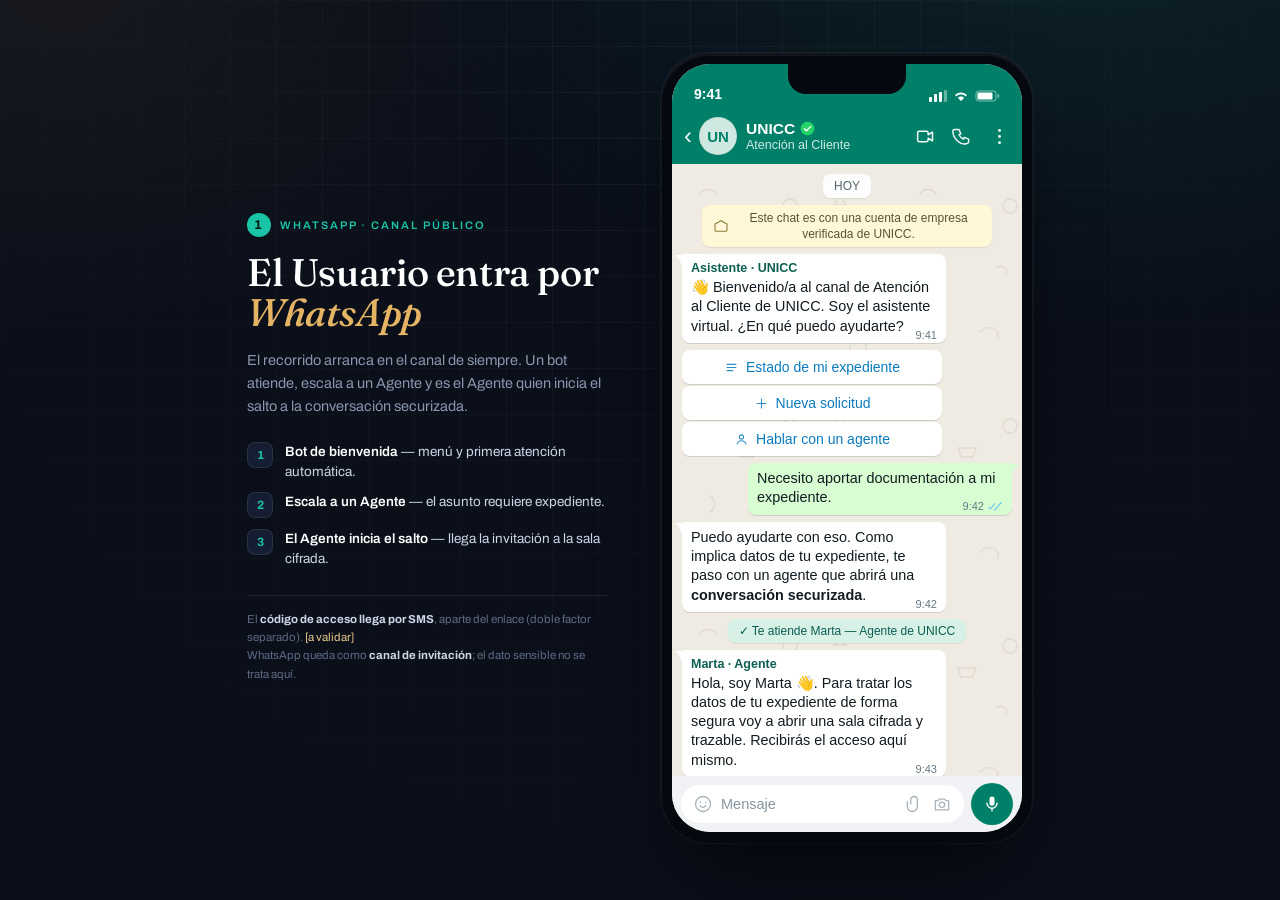
<file: mccp-demo-vista-1-whatsapp-v0.1.0.html>
<!DOCTYPE html>
<html lang="es">
<head>
<meta charset="UTF-8">
<meta name="viewport" content="width=device-width, initial-scale=1.0">
<meta name="robots" content="noindex, nofollow">
<title>MCCP · Vista 1 — WhatsApp (público)</title>
<link rel="preconnect" href="https://fonts.googleapis.com">
<link rel="preconnect" href="https://fonts.gstatic.com" crossorigin>
<link href="https://fonts.googleapis.com/css2?family=Fraunces:opsz,wght@9..144,400;9..144,500;9..144,600&family=Archivo:wght@400;500;600;700&display=swap" rel="stylesheet">
<link rel="stylesheet" href="assets/mccp-ui.css">
<style>
  :root{--phone-w:372px;--phone-h:790px}
  body{padding:30px 24px 34px;min-height:100vh;display:flex;flex-direction:column}
  .solo{flex:1;display:grid;grid-template-columns:minmax(260px,360px) auto;gap:54px;align-items:center;justify-content:center;max-width:1100px;margin:0 auto;width:100%}
  @media(max-width:900px){.solo{grid-template-columns:1fr;gap:28px;justify-items:center}}
  .brief .tag{display:inline-flex;align-items:center;gap:9px;font-size:11px;letter-spacing:.18em;text-transform:uppercase;color:var(--teal);font-weight:600}
  .brief .tag i{width:24px;height:24px;border-radius:50%;background:var(--teal);color:#04140f;display:grid;place-items:center;font-style:normal;font-weight:700;font-size:13px}
  .brief h1{font-family:"Fraunces",serif;font-weight:500;font-size:clamp(30px,3vw,42px);line-height:1.04;margin:16px 0 0;color:#fff;letter-spacing:-.01em}
  .brief h1 em{font-style:italic;color:var(--gold)}
  .brief p{font-size:14.5px;line-height:1.6;color:var(--muted);margin:16px 0 0;max-width:380px}
  .brief .beats{list-style:none;padding:0;margin:24px 0 0;display:flex;flex-direction:column;gap:11px;max-width:380px}
  .brief .beats li{display:flex;gap:12px;font-size:13.5px;color:#cdd6e6;line-height:1.45}
  .brief .beats li b{color:#fff;font-weight:600}
  .brief .beats .d{width:26px;height:26px;border-radius:8px;flex:none;display:grid;place-items:center;background:#141d31;color:var(--teal);font-size:12px;font-weight:700;border:1px solid var(--line)}
  .brief .legal{margin-top:26px;font-size:11.5px;color:var(--muted-2);line-height:1.6;border-top:1px solid var(--line);padding-top:14px;max-width:380px}
  .brief .legal b{color:#cdd6e6}
  .brief .legal .va{color:#e9c98c}
</style>
</head>
<body>
  <div class="solo">
    <div class="brief">
      <span class="tag"><i>1</i> WhatsApp · canal público</span>
      <h1>El Usuario entra por <em>WhatsApp</em></h1>
      <p>El recorrido arranca en el canal de siempre. Un bot atiende, escala a un Agente y es el Agente quien inicia el salto a la conversación securizada.</p>
      <ul class="beats">
        <li><span class="d">1</span><div><b>Bot de bienvenida</b> — menú y primera atención automática.</div></li>
        <li><span class="d">2</span><div><b>Escala a un Agente</b> — el asunto requiere expediente.</div></li>
        <li><span class="d">3</span><div><b>El Agente inicia el salto</b> — llega la invitación a la sala cifrada.</div></li>
      </ul>
      <div class="legal">
        El <b>código de acceso llega por SMS</b>, aparte del enlace (doble factor separado). <span class="va">[a validar]</span><br>
        WhatsApp queda como <b>canal de invitación</b>; el dato sensible no se trata aquí.
      </div>
    </div>

    <div class="phone">
      <div class="notch"></div>
      <div class="screen">
        <div style="background:var(--wa-green)">
          <div class="statusbar">
            <span>9:41</span>
            <span class="r">
              <svg width="18" height="12" viewBox="0 0 18 12"><rect x="0" y="7" width="3" height="5" rx="1" fill="#fff"/><rect x="5" y="4" width="3" height="8" rx="1" fill="#fff"/><rect x="10" y="2" width="3" height="10" rx="1" fill="#fff"/><rect x="15" y="0" width="3" height="12" rx="1" fill="#fff" opacity=".4"/></svg>
              <svg width="16" height="12" viewBox="0 0 16 12"><path d="M8 2.5c2.3 0 4.4.9 6 2.4l-1.4 1.5C11.4 5.2 9.8 4.6 8 4.6s-3.4.6-4.6 1.8L2 4.9C3.6 3.4 5.7 2.5 8 2.5z" fill="#fff"/><path d="M8 6.6c1.2 0 2.3.5 3.1 1.3L8 11 4.9 7.9C5.7 7.1 6.8 6.6 8 6.6z" fill="#fff"/></svg>
              <svg width="25" height="12" viewBox="0 0 25 12"><rect x="1" y="1" width="20" height="10" rx="2.5" fill="none" stroke="#fff" opacity=".5"/><rect x="2.5" y="2.5" width="15" height="7" rx="1.2" fill="#fff"/><rect x="22.5" y="4" width="1.6" height="4" rx="0.8" fill="#fff" opacity=".5"/></svg>
            </span>
          </div>
          <div class="wa-head">
            <span class="chev">‹</span>
            <div class="av">UN</div>
            <div class="who">
              <div class="nm">UNICC
                <svg class="verif" viewBox="0 0 24 24"><circle cx="12" cy="12" r="11" fill="#25d366"/><path d="M7 12.5l3.2 3.2L17 9" stroke="#fff" stroke-width="2.2" fill="none" stroke-linecap="round" stroke-linejoin="round"/></svg>
              </div>
              <div class="st">Atención al Cliente</div>
            </div>
            <div class="acts">
              <svg viewBox="0 0 24 24" fill="none"><path d="M15 10l5-3v10l-5-3v2a2 2 0 01-2 2H5a2 2 0 01-2-2V8a2 2 0 012-2h8a2 2 0 012 2v2z" stroke="#fff" stroke-width="1.7" stroke-linejoin="round"/></svg>
              <svg viewBox="0 0 24 24" fill="none"><path d="M5 4h3l2 5-2 1c1 2 3 4 5 5l1-2 5 2v3c0 1-1 2-2 2C10 23 1 14 1 6c0-1 1-2 2-2z" stroke="#fff" stroke-width="1.6" stroke-linejoin="round"/></svg>
              <svg viewBox="0 0 24 24"><circle cx="12" cy="5" r="1.7" fill="#fff"/><circle cx="12" cy="12" r="1.7" fill="#fff"/><circle cx="12" cy="19" r="1.7" fill="#fff"/></svg>
            </div>
          </div>
        </div>

        <div class="wa-body" id="wa1">
          <div class="sys">HOY</div>
          <div class="sys biz">
            <svg viewBox="0 0 24 24" fill="none"><path d="M3 9l9-5 9 5v9a2 2 0 01-2 2H5a2 2 0 01-2-2V9z" stroke="#8a7a3a" stroke-width="1.6" stroke-linejoin="round"/></svg>
            Este chat es con una cuenta de empresa verificada de UNICC.
          </div>

          <div class="msg in">
            <span class="tail"><svg viewBox="0 0 9 13"><path d="M9 0H0c4 1 6 6 9 13V0z"/></svg></span>
            <span class="sender">Asistente · UNICC</span>
            <span class="body">👋 Bienvenido/a al canal de Atención al Cliente de UNICC. Soy el asistente virtual. ¿En qué puedo ayudarte?</span>
            <span class="meta">9:41</span>
          </div>
          <div class="qr">
            <a><svg viewBox="0 0 24 24" fill="none"><path d="M5 7h14M5 12h14M5 17h9" stroke="#0a7bbf" stroke-width="1.8" stroke-linecap="round"/></svg>Estado de mi expediente</a>
            <a><svg viewBox="0 0 24 24" fill="none"><path d="M12 5v14M5 12h14" stroke="#0a7bbf" stroke-width="1.8" stroke-linecap="round"/></svg>Nueva solicitud</a>
            <a><svg viewBox="0 0 24 24" fill="none"><circle cx="12" cy="8" r="3.4" stroke="#0a7bbf" stroke-width="1.7"/><path d="M5 19c1-3.5 4-5 7-5s6 1.5 7 5" stroke="#0a7bbf" stroke-width="1.7" stroke-linecap="round"/></svg>Hablar con un agente</a>
          </div>

          <div class="msg out">
            <span class="tail"><svg viewBox="0 0 9 13"><path d="M0 0h9c-4 1-6 6-9 13V0z"/></svg></span>
            <span class="body">Necesito aportar documentación a mi expediente.</span>
            <span class="meta">9:42 <svg class="tick" viewBox="0 0 18 11"><path d="M1.2 6.1l2.8 2.8 5.7-6.7-.8-.7-5 5.9-2-2zM7.4 8.9l1.4 1.4 8-9.4-.8-.7-7.3 8.6-.6-.6z"/></svg></span>
          </div>

          <div class="msg in">
            <span class="tail"><svg viewBox="0 0 9 13"><path d="M9 0H0c4 1 6 6 9 13V0z"/></svg></span>
            <span class="body">Puedo ayudarte con eso. Como implica datos de tu expediente, te paso con un agente que abrirá una <b>conversación securizada</b>.</span>
            <span class="meta">9:42</span>
          </div>
          <div class="sys assign">✓ Te atiende Marta — Agente de UNICC</div>

          <div class="msg in">
            <span class="tail"><svg viewBox="0 0 9 13"><path d="M9 0H0c4 1 6 6 9 13V0z"/></svg></span>
            <span class="sender">Marta · Agente</span>
            <span class="body">Hola, soy Marta 👋. Para tratar los datos de tu expediente de forma segura voy a abrir una sala cifrada y trazable. Recibirás el acceso aquí mismo.</span>
            <span class="meta">9:43</span>
          </div>

          <div class="invite" id="invite1">
            <div class="top">
              <svg viewBox="0 0 24 24" fill="none"><rect x="5" y="11" width="14" height="9" rx="2" stroke="#fff" stroke-width="1.7"/><path d="M8 11V8a4 4 0 018 0v3" stroke="#fff" stroke-width="1.7"/><circle cx="12" cy="15.5" r="1.4" fill="#fff"/></svg>
              <div><b>Conversación securizada</b><span>UNICC · acceso cifrado</span></div>
            </div>
            <div class="bd">
              <p>Has sido invitado/a a una sala <b>cifrada y trazable</b> para tramitar tu expediente.</p>
              <div class="ref">Expediente <code>EXP-2026/0481</code></div>
              <button class="cta" id="jumpBtn">Acceder de forma segura
                <svg viewBox="0 0 24 24" fill="none"><path d="M5 12h13M13 6l6 6-6 6" stroke="#fff" stroke-width="2" stroke-linecap="round" stroke-linejoin="round"/></svg>
              </button>
              <div class="note">
                <svg viewBox="0 0 24 24" fill="none"><path d="M4 6h16v12H4z" stroke="#54656f" stroke-width="1.6"/><path d="M4 7l8 6 8-6" stroke="#54656f" stroke-width="1.6"/></svg>
                El <b>código de acceso llega por SMS</b>, aparte de este enlace (doble factor separado).
              </div>
            </div>
          </div>
        </div>

        <div class="wa-foot">
          <div class="field">
            <svg viewBox="0 0 24 24" fill="none"><circle cx="12" cy="12" r="9" stroke="#8696a0" stroke-width="1.6"/><circle cx="9" cy="10" r="1" fill="#8696a0"/><circle cx="15" cy="10" r="1" fill="#8696a0"/><path d="M8.5 14c1 1.3 2 2 3.5 2s2.5-.7 3.5-2" stroke="#8696a0" stroke-width="1.5" stroke-linecap="round"/></svg>
            <span class="ph">Mensaje</span>
            <svg viewBox="0 0 24 24" fill="none"><path d="M8 12V7a4 4 0 018 0v8a6 6 0 01-12 0V9" stroke="#8696a0" stroke-width="1.6" stroke-linecap="round"/></svg>
            <svg viewBox="0 0 24 24" fill="none"><path d="M4 8h3l2-2h6l2 2h3v11H4z" stroke="#8696a0" stroke-width="1.5" stroke-linejoin="round"/><circle cx="12" cy="13" r="3.2" stroke="#8696a0" stroke-width="1.5"/></svg>
          </div>
          <div class="mic"><svg viewBox="0 0 24 24" fill="none"><rect x="9" y="3" width="6" height="11" rx="3" fill="#fff"/><path d="M6 11a6 6 0 0012 0M12 17v3" stroke="#fff" stroke-width="1.7" stroke-linecap="round"/></svg></div>
        </div>
      </div>
    </div>
  </div>

<script>
  document.getElementById('jumpBtn').addEventListener('click',function(){
    var c=document.getElementById('invite1');
    c.classList.remove('pulse');void c.offsetWidth;c.classList.add('pulse');
    this.innerHTML='Abriendo sala segura… <svg viewBox="0 0 24 24" fill="none" style="width:16px;height:16px"><circle cx="12" cy="12" r="9" stroke="#fff" stroke-width="2" opacity=".4"/><path d="M12 3a9 9 0 019 9" stroke="#fff" stroke-width="2" stroke-linecap="round"/></svg>';
    setTimeout(()=>{this.innerHTML='Acceder de forma segura <svg viewBox="0 0 24 24" fill="none" style="width:16px;height:16px"><path d="M5 12h13M13 6l6 6-6 6" stroke="#fff" stroke-width="2" stroke-linecap="round" stroke-linejoin="round"/></svg>';},1600);
  });
</script>
</body>
</html>
</file>
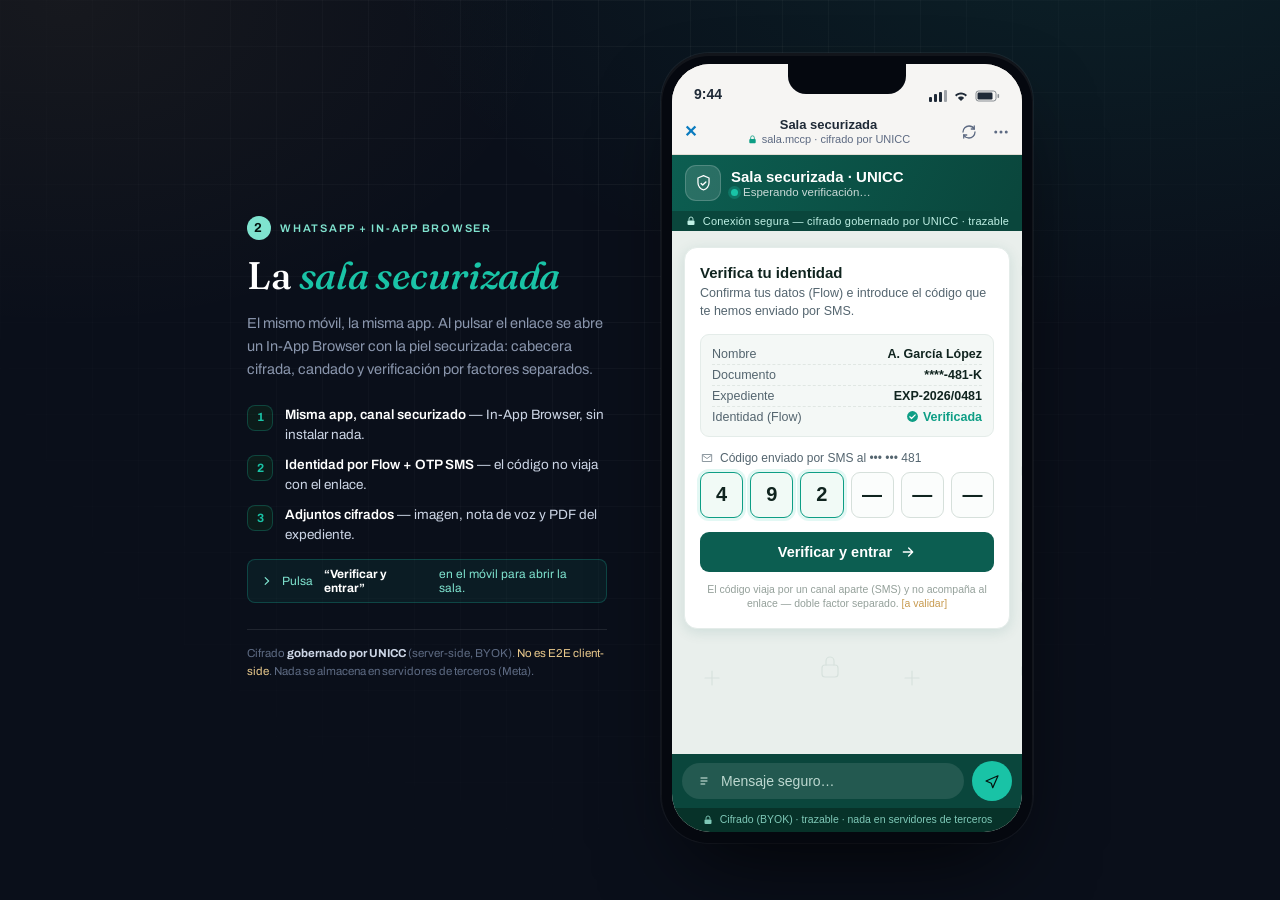
<file: mccp-demo-vista-2-inapp-securizada-v0.1.0.html>
<!DOCTYPE html>
<html lang="es">
<head>
<meta charset="UTF-8">
<meta name="viewport" content="width=device-width, initial-scale=1.0">
<meta name="robots" content="noindex, nofollow">
<title>MCCP · Vista 2 — In-App Browser securizado</title>
<link rel="preconnect" href="https://fonts.googleapis.com">
<link rel="preconnect" href="https://fonts.gstatic.com" crossorigin>
<link href="https://fonts.googleapis.com/css2?family=Fraunces:opsz,wght@9..144,400;9..144,500;9..144,600&family=Archivo:wght@400;500;600;700&display=swap" rel="stylesheet">
<link rel="stylesheet" href="assets/mccp-ui.css">
<style>
  :root{--phone-w:372px;--phone-h:790px}
  body{padding:30px 24px 34px;min-height:100vh;display:flex;flex-direction:column}
  .solo{flex:1;display:grid;grid-template-columns:minmax(260px,360px) auto;gap:54px;align-items:center;justify-content:center;max-width:1100px;margin:0 auto;width:100%}
  @media(max-width:900px){.solo{grid-template-columns:1fr;gap:28px;justify-items:center}}
  .brief .tag{display:inline-flex;align-items:center;gap:9px;font-size:11px;letter-spacing:.16em;text-transform:uppercase;color:#7fe3cf;font-weight:600}
  .brief .tag i{width:24px;height:24px;border-radius:50%;background:#7fe3cf;color:#04140f;display:grid;place-items:center;font-style:normal;font-weight:700;font-size:13px}
  .brief h1{font-family:"Fraunces",serif;font-weight:500;font-size:clamp(30px,3vw,42px);line-height:1.04;margin:16px 0 0;color:#fff;letter-spacing:-.01em}
  .brief h1 em{font-style:italic;color:var(--teal)}
  .brief p{font-size:14.5px;line-height:1.6;color:var(--muted);margin:16px 0 0;max-width:380px}
  .brief .beats{list-style:none;padding:0;margin:24px 0 0;display:flex;flex-direction:column;gap:11px;max-width:380px}
  .brief .beats li{display:flex;gap:12px;font-size:13.5px;color:#cdd6e6;line-height:1.45}
  .brief .beats li b{color:#fff;font-weight:600}
  .brief .beats .d{width:26px;height:26px;border-radius:8px;flex:none;display:grid;place-items:center;background:#0c1c1a;color:var(--teal);font-size:12px;font-weight:700;border:1px solid rgba(25,195,166,.25)}
  .brief .legal{margin-top:26px;font-size:11.5px;color:var(--muted-2);line-height:1.6;border-top:1px solid var(--line);padding-top:14px;max-width:380px}
  .brief .legal b{color:#cdd6e6}.brief .legal .va{color:#e9c98c}
  .hint{margin-top:14px;display:inline-flex;align-items:center;gap:8px;font-size:12px;color:#7fe3cf;background:rgba(25,195,166,.08);border:1px solid rgba(25,195,166,.25);border-radius:8px;padding:7px 12px}
  .hint svg{width:14px;height:14px}
</style>
</head>
<body>
  <div class="solo">
    <div class="brief">
      <span class="tag"><i>2</i> WhatsApp + In-App Browser</span>
      <h1>La <em>sala securizada</em></h1>
      <p>El mismo móvil, la misma app. Al pulsar el enlace se abre un In-App Browser con la piel securizada: cabecera cifrada, candado y verificación por factores separados.</p>
      <ul class="beats">
        <li><span class="d">1</span><div><b>Misma app, canal securizado</b> — In-App Browser, sin instalar nada.</div></li>
        <li><span class="d">2</span><div><b>Identidad por Flow + OTP SMS</b> — el código no viaja con el enlace.</div></li>
        <li><span class="d">3</span><div><b>Adjuntos cifrados</b> — imagen, nota de voz y PDF del expediente.</div></li>
      </ul>
      <div class="hint">
        <svg viewBox="0 0 24 24" fill="none"><path d="M9 18l6-6-6-6" stroke="currentColor" stroke-width="2" stroke-linecap="round" stroke-linejoin="round"/></svg>
        Pulsa <b style="color:#fff;margin:0 3px">“Verificar y entrar”</b> en el móvil para abrir la sala.
      </div>
      <div class="legal">
        Cifrado <b>gobernado por UNICC</b> (server-side, BYOK). <span class="va">No es E2E client-side</span>. Nada se almacena en servidores de terceros (Meta).
      </div>
    </div>

    <div class="phone">
      <div class="notch"></div>
      <div class="screen">
        <div style="background:#f6f5f3">
          <div class="statusbar" style="color:#1f2a37">
            <span>9:44</span>
            <span class="r">
              <svg width="18" height="12" viewBox="0 0 18 12"><rect x="0" y="7" width="3" height="5" rx="1" fill="#1f2a37"/><rect x="5" y="4" width="3" height="8" rx="1" fill="#1f2a37"/><rect x="10" y="2" width="3" height="10" rx="1" fill="#1f2a37"/><rect x="15" y="0" width="3" height="12" rx="1" fill="#1f2a37" opacity=".4"/></svg>
              <svg width="16" height="12" viewBox="0 0 16 12"><path d="M8 2.5c2.3 0 4.4.9 6 2.4l-1.4 1.5C11.4 5.2 9.8 4.6 8 4.6s-3.4.6-4.6 1.8L2 4.9C3.6 3.4 5.7 2.5 8 2.5z" fill="#1f2a37"/><path d="M8 6.6c1.2 0 2.3.5 3.1 1.3L8 11 4.9 7.9C5.7 7.1 6.8 6.6 8 6.6z" fill="#1f2a37"/></svg>
              <svg width="25" height="12" viewBox="0 0 25 12"><rect x="1" y="1" width="20" height="10" rx="2.5" fill="none" stroke="#1f2a37" opacity=".5"/><rect x="2.5" y="2.5" width="15" height="7" rx="1.2" fill="#1f2a37"/><rect x="22.5" y="4" width="1.6" height="4" rx="0.8" fill="#1f2a37" opacity=".5"/></svg>
            </span>
          </div>
          <div class="iab-bar">
            <span class="x">✕</span>
            <div class="u">
              <div class="t">Sala securizada</div>
              <div class="l"><svg viewBox="0 0 24 24" fill="none"><rect x="5" y="11" width="14" height="9" rx="2" fill="#0e9e85"/><path d="M8 11V8a4 4 0 018 0v3" stroke="#0e9e85" stroke-width="1.8"/></svg>sala.mccp · cifrado por UNICC</div>
            </div>
            <div class="dots">
              <svg viewBox="0 0 24 24" fill="none"><path d="M4 12a8 8 0 018-8 8 8 0 017 4M20 12a8 8 0 01-8 8 8 8 0 01-7-4" stroke="#5d6a82" stroke-width="1.7" stroke-linecap="round"/><path d="M19 4v4h-4M5 20v-4h4" stroke="#5d6a82" stroke-width="1.7" stroke-linecap="round"/></svg>
              <svg viewBox="0 0 24 24"><circle cx="5" cy="12" r="2" fill="#5d6a82"/><circle cx="12" cy="12" r="2" fill="#5d6a82"/><circle cx="19" cy="12" r="2" fill="#5d6a82"/></svg>
            </div>
          </div>
        </div>

        <div class="sec-head">
          <div class="shield"><svg viewBox="0 0 24 24" fill="none"><path d="M12 2l7 3v6c0 4.4-3 8.3-7 9-4-.7-7-4.6-7-9V5l7-3z" stroke="#fff" stroke-width="1.6" stroke-linejoin="round"/><path d="M9 12l2 2 4-4" stroke="#fff" stroke-width="1.7" stroke-linecap="round" stroke-linejoin="round"/></svg></div>
          <div class="who">
            <div class="nm">Sala securizada · UNICC</div>
            <div class="st" id="secStatus"><span class="dot"></span> Esperando verificación…</div>
          </div>
        </div>
        <div class="sec-ribbon"><svg viewBox="0 0 24 24" fill="none"><rect x="5" y="11" width="14" height="9" rx="2" fill="#bff0e5"/><path d="M8 11V8a4 4 0 018 0v3" stroke="#bff0e5" stroke-width="1.8"/></svg> Conexión segura — cifrado gobernado por UNICC · trazable</div>

        <div class="wa-body sec" id="wa2">
          <div class="gate" id="gate2">
            <h4>Verifica tu identidad</h4>
            <p class="lede">Confirma tus datos (Flow) e introduce el código que te hemos enviado por SMS.</p>
            <div class="flow">
              <div class="row"><span>Nombre</span><b>A. García López</b></div>
              <div class="row"><span>Documento</span><b>****-481-K</b></div>
              <div class="row"><span>Expediente</span><b>EXP-2026/0481</b></div>
              <div class="row"><span>Identidad (Flow)</span><b class="ok"><svg viewBox="0 0 24 24" fill="none"><circle cx="12" cy="12" r="10" fill="#0e9e85"/><path d="M7 12.5l3.2 3.2L17 9" stroke="#fff" stroke-width="2.2" fill="none" stroke-linecap="round" stroke-linejoin="round"/></svg>Verificada</b></div>
            </div>
            <p class="otp-l"><svg viewBox="0 0 24 24" fill="none"><path d="M4 6h16v12H4z" stroke="#54656f" stroke-width="1.6"/><path d="M4 7l8 6 8-6" stroke="#54656f" stroke-width="1.6"/></svg> Código enviado por SMS al ••• ••• 481</p>
            <div class="otp">
              <i class="fill">4</i><i class="fill">9</i><i class="fill">2</i><i>—</i><i>—</i><i>—</i>
            </div>
            <button class="verify" id="verifyBtn">Verificar y entrar
              <svg viewBox="0 0 24 24" fill="none"><path d="M5 12h13M13 6l6 6-6 6" stroke="#fff" stroke-width="2" stroke-linecap="round" stroke-linejoin="round"/></svg>
            </button>
            <div class="sep-note">El código viaja por un canal aparte (SMS) y no acompaña al enlace — doble factor separado. <span style="color:#c79a4f">[a validar]</span></div>
          </div>

          <div id="room2" style="display:none;flex-direction:column;gap:7px">
            <div class="sys" style="background:#cdeee0;color:#0c5e51">🔒 Conexión establecida — sala cifrada y trazable</div>
            <div class="msg in">
              <span class="tail"><svg viewBox="0 0 9 13"><path d="M9 0H0c4 1 6 6 9 13V0z"/></svg></span>
              <span class="sender">Marta · Agente</span>
              <span class="body">Perfecto, ya estás dentro. ¿Puedes adjuntar el justificante y el PDF del expediente?</span>
              <span class="meta">9:44</span>
            </div>

            <div class="msg out sec-out">
              <span class="tail"><svg viewBox="0 0 9 13"><path d="M0 0h9c-4 1-6 6-9 13V0z"/></svg></span>
              <div class="att img">
                <div class="thumb"><div class="doc"><svg viewBox="0 0 24 24" fill="none"><rect x="4" y="3" width="16" height="18" rx="2" stroke="#5a6b63" stroke-width="1.5"/><path d="M8 8h8M8 12h8M8 16h5" stroke="#5a6b63" stroke-width="1.5" stroke-linecap="round"/></svg></div><div class="tag"><svg width="11" height="11" viewBox="0 0 24 24" fill="none"><rect x="3" y="6" width="18" height="13" rx="2" stroke="#fff" stroke-width="1.7"/><circle cx="12" cy="12.5" r="3" stroke="#fff" stroke-width="1.7"/></svg>Foto</div></div>
                <div class="cap2">justificante.jpg</div>
              </div>
              <span class="meta" style="float:right">9:45 <svg class="tick" viewBox="0 0 18 11"><path d="M1.2 6.1l2.8 2.8 5.7-6.7-.8-.7-5 5.9-2-2zM7.4 8.9l1.4 1.4 8-9.4-.8-.7-7.3 8.6-.6-.6z"/></svg></span>
            </div>

            <div class="msg out sec-out">
              <span class="tail"><svg viewBox="0 0 9 13"><path d="M0 0h9c-4 1-6 6-9 13V0z"/></svg></span>
              <div class="audio">
                <div class="play"><svg viewBox="0 0 24 24"><path d="M8 5v14l11-7z" fill="#fff"/></svg></div>
                <div class="wave">
                  <i style="height:30%"></i><i style="height:55%"></i><i style="height:80%"></i><i style="height:45%"></i><i style="height:95%"></i><i style="height:60%"></i><i style="height:35%"></i><i style="height:70%"></i><i style="height:50%"></i><i style="height:85%"></i><i style="height:40%"></i><i style="height:65%"></i><i style="height:30%"></i><i style="height:55%"></i>
                </div>
                <div class="av2"></div>
              </div>
              <span class="meta" style="float:right">0:14 · 9:45 <svg class="tick" viewBox="0 0 18 11"><path d="M1.2 6.1l2.8 2.8 5.7-6.7-.8-.7-5 5.9-2-2zM7.4 8.9l1.4 1.4 8-9.4-.8-.7-7.3 8.6-.6-.6z"/></svg></span>
            </div>

            <div class="msg out sec-out">
              <span class="tail"><svg viewBox="0 0 9 13"><path d="M0 0h9c-4 1-6 6-9 13V0z"/></svg></span>
              <div class="pdf">
                <div class="ic"><svg viewBox="0 0 24 24" fill="none"><path d="M7 3h7l5 5v13H7z" stroke="#fff" stroke-width="1.5" stroke-linejoin="round"/><path d="M14 3v5h5" stroke="#fff" stroke-width="1.5"/></svg></div>
                <div class="pi"><b>Expediente_EXP-2026-0481.pdf</b><span>PDF · 240 KB</span></div>
              </div>
              <span class="meta" style="float:right">9:45 <svg class="tick" viewBox="0 0 18 11"><path d="M1.2 6.1l2.8 2.8 5.7-6.7-.8-.7-5 5.9-2-2zM7.4 8.9l1.4 1.4 8-9.4-.8-.7-7.3 8.6-.6-.6z"/></svg></span>
            </div>

            <div class="msg in">
              <span class="tail"><svg viewBox="0 0 9 13"><path d="M9 0H0c4 1 6 6 9 13V0z"/></svg></span>
              <span class="sender">Marta · Agente</span>
              <span class="body">Recibido ✅. Queda registrado en tu expediente. Te confirmamos la resolución por este mismo canal.<svg class="lock-mini" viewBox="0 0 24 24" fill="none"><rect x="5" y="11" width="14" height="9" rx="2" fill="#7fa99c"/><path d="M8 11V8a4 4 0 018 0v3" stroke="#7fa99c" stroke-width="1.8"/></svg></span>
              <span class="meta">9:46</span>
            </div>
          </div>
        </div>

        <div class="sec-foot">
          <div class="compose">
            <div class="field"><svg viewBox="0 0 24 24" fill="none"><path d="M8 12h8M8 8h8M8 16h5" stroke="#bdd8d0" stroke-width="1.7" stroke-linecap="round"/></svg> Mensaje seguro…</div>
            <div class="send"><svg viewBox="0 0 24 24" fill="none"><path d="M4 12l16-7-7 16-2-6-7-3z" stroke="#04140f" stroke-width="1.6" stroke-linejoin="round"/></svg></div>
          </div>
          <div class="tl"><svg viewBox="0 0 24 24" fill="none"><rect x="5" y="11" width="14" height="9" rx="2" fill="#7fc9b8"/><path d="M8 11V8a4 4 0 018 0v3" stroke="#7fc9b8" stroke-width="1.8"/></svg> Cifrado (BYOK) · trazable · nada en servidores de terceros</div>
        </div>
      </div>
    </div>
  </div>

<script>
  var verified=false;
  document.getElementById('verifyBtn').addEventListener('click',function(){
    var gate=document.getElementById('gate2'),room=document.getElementById('room2'),st=document.getElementById('secStatus'),body=document.getElementById('wa2');
    if(!verified){
      gate.style.display='none'; room.style.display='flex';
      st.innerHTML='<span class="dot"></span> Conectado · cifrado activo';
      verified=true;
      requestAnimationFrame(()=>{body.scrollTop=body.scrollHeight;});
    }
  });
</script>
</body>
</html>
</file>
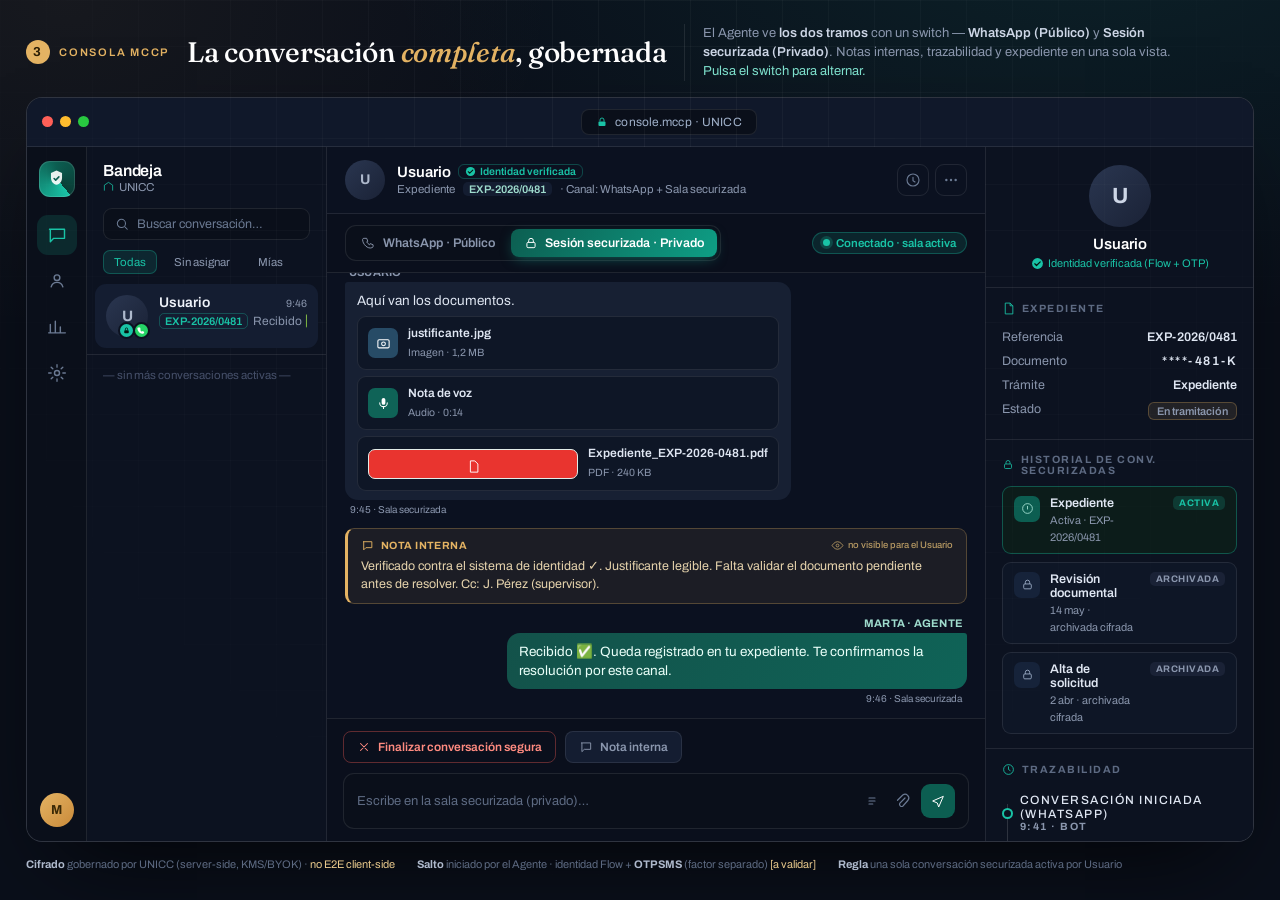
<file: mccp-demo-vista-3-consola-mccp-v0.1.0.html>
<!DOCTYPE html>
<html lang="es">
<head>
<meta charset="UTF-8">
<meta name="viewport" content="width=device-width, initial-scale=1.0">
<meta name="robots" content="noindex, nofollow">
<title>MCCP · Vista 3 — Consola del Agente</title>
<link rel="preconnect" href="https://fonts.googleapis.com">
<link rel="preconnect" href="https://fonts.gstatic.com" crossorigin>
<link href="https://fonts.googleapis.com/css2?family=Fraunces:opsz,wght@9..144,400;9..144,500;9..144,600&family=Archivo:wght@400;500;600;700&display=swap" rel="stylesheet">
<link rel="stylesheet" href="assets/mccp-ui.css">
<style>
  html,body{height:100%}
  body{padding:24px 26px 26px;height:100vh;overflow:hidden;display:flex;flex-direction:column}
  .page{flex:1;display:flex;flex-direction:column;min-height:0;max-width:1480px;margin:0 auto;width:100%}
  .topbar{display:flex;align-items:center;gap:18px;flex-wrap:wrap;margin-bottom:16px}
  .topbar .tag{display:inline-flex;align-items:center;gap:9px;font-size:11px;letter-spacing:.16em;text-transform:uppercase;color:var(--gold);font-weight:600;flex:none}
  .topbar .tag i{width:24px;height:24px;border-radius:50%;background:var(--gold);color:#2a1d05;display:grid;place-items:center;font-style:normal;font-weight:700;font-size:13px}
  .topbar h1{font-family:"Fraunces",serif;font-weight:500;font-size:clamp(20px,2.2vw,30px);line-height:1;margin:0;color:#fff;letter-spacing:-.01em}
  .topbar h1 em{font-style:italic;color:var(--gold)}
  .topbar .sub{font-size:13px;color:var(--muted);max-width:520px;line-height:1.45;border-left:1px solid var(--line);padding-left:18px}
  .topbar .sub b{color:#cdd6e6;font-weight:600}
  main{flex:1;min-height:0;display:flex}
  .win{flex:1;min-height:0;height:auto;width:100%}
  .legalbar{margin-top:14px;font-size:11px;color:var(--muted-2);line-height:1.6;display:flex;gap:22px;flex-wrap:wrap}
  .legalbar b{color:#aeb9cc}.legalbar .va{color:#e9c98c}
</style>
</head>
<body>
  <div class="page">
    <div class="topbar">
      <span class="tag"><i>3</i> Consola MCCP</span>
      <h1>La conversación <em>completa</em>, gobernada</h1>
      <div class="sub">El Agente ve <b>los dos tramos</b> con un switch — <b>WhatsApp (Público)</b> y <b>Sesión securizada (Privado)</b>. Notas internas, trazabilidad y expediente en una sola vista. <span style="color:#7fe3cf">Pulsa el switch para alternar.</span></div>
    </div>

    <main>
      <div class="win">
        <div class="win-bar">
          <div class="dots"><i></i><i></i><i></i></div>
          <div class="addr"><span class="u"><svg viewBox="0 0 24 24" fill="none"><rect x="5" y="11" width="14" height="9" rx="2" fill="currentColor"/><path d="M8 11V8a4 4 0 018 0v3" stroke="currentColor" stroke-width="1.8"/></svg>console.mccp · UNICC</span></div>
        </div>

        <div class="app">
          <!-- rail -->
          <div class="rail">
            <div class="lg"><svg viewBox="0 0 24 24" fill="none"><path d="M12 2l7 3v6c0 4.4-3 8.3-7 9-4-.7-7-4.6-7-9V5l7-3z" fill="#fff" opacity=".9"/><path d="M9 12l2 2 4-4" stroke="#0c5e51" stroke-width="2" stroke-linecap="round" stroke-linejoin="round"/></svg></div>
            <div class="ic on"><svg viewBox="0 0 24 24" fill="none"><path d="M3 5h18v11H8l-4 4V5z" stroke="currentColor" stroke-width="1.7" stroke-linejoin="round"/></svg></div>
            <div class="ic"><svg viewBox="0 0 24 24" fill="none"><circle cx="12" cy="8" r="3.4" stroke="currentColor" stroke-width="1.7"/><path d="M5 19c1-3.6 4-5.4 7-5.4s6 1.8 7 5.4" stroke="currentColor" stroke-width="1.7" stroke-linecap="round"/></svg></div>
            <div class="ic"><svg viewBox="0 0 24 24" fill="none"><path d="M4 19V9M10 19V5M16 19v-7M22 19H2" stroke="currentColor" stroke-width="1.7" stroke-linecap="round"/></svg></div>
            <div class="ic"><svg viewBox="0 0 24 24" fill="none"><circle cx="12" cy="12" r="3" stroke="currentColor" stroke-width="1.7"/><path d="M12 2v3M12 19v3M2 12h3M19 12h3M5 5l2 2M17 17l2 2M19 5l-2 2M7 17l-2 2" stroke="currentColor" stroke-width="1.6" stroke-linecap="round"/></svg></div>
            <div class="sp"></div>
            <div class="me">M</div>
          </div>

          <!-- conversation list -->
          <div class="list">
            <div class="lh">
              <h5>Bandeja</h5>
              <div class="org"><svg viewBox="0 0 24 24" fill="none"><path d="M3 21V9l9-6 9 6v12" stroke="currentColor" stroke-width="1.7" stroke-linejoin="round"/></svg>UNICC</div>
            </div>
            <div class="search"><svg viewBox="0 0 24 24" fill="none"><circle cx="11" cy="11" r="7" stroke="currentColor" stroke-width="1.8"/><path d="M21 21l-4-4" stroke="currentColor" stroke-width="1.8" stroke-linecap="round"/></svg> Buscar conversación…</div>
            <div class="filters"><span class="on">Todas</span><span>Sin asignar</span><span>Mías</span></div>
            <div class="convo on">
              <div class="av">U
                <span class="ch wa"><svg viewBox="0 0 24 24" fill="none"><path d="M5 4h3l2 5-2 1c1 2 3 4 5 5l1-2 5 2v3c0 1-1 2-2 2C10 23 1 14 1 6c0-1 1-2 2-2z" fill="#fff"/></svg></span>
                <span class="ch sec"><svg viewBox="0 0 24 24" fill="none"><rect x="6" y="11" width="12" height="8" rx="2" fill="#04140f"/><path d="M9 11V8a3 3 0 016 0v3" stroke="#04140f" stroke-width="2"/></svg></span>
              </div>
              <div class="ci">
                <div class="r1"><span class="nm">Usuario</span><span class="tm">9:46</span></div>
                <div class="pv"><span class="exp">EXP-2026/0481</span> Recibido ✅. Queda registrado…</div>
              </div>
            </div>
            <div class="empty">— sin más conversaciones activas —</div>
          </div>

          <!-- center -->
          <div class="conv-main">
            <div class="cm-head">
              <div class="av">U</div>
              <div class="who">
                <div class="nm">Usuario <span class="vf"><svg viewBox="0 0 24 24" fill="none"><circle cx="12" cy="12" r="10" fill="#19c3a6"/><path d="M7 12.5l3.2 3.2L17 9" stroke="#04140f" stroke-width="2.2" fill="none" stroke-linecap="round" stroke-linejoin="round"/></svg>Identidad verificada</span></div>
                <div class="meta">Expediente <code>EXP-2026/0481</code> · Canal: WhatsApp + Sala securizada</div>
              </div>
              <div class="ha">
                <div class="b"><svg viewBox="0 0 24 24" fill="none"><circle cx="12" cy="12" r="9" stroke="currentColor" stroke-width="1.7"/><path d="M12 8v5l3 2" stroke="currentColor" stroke-width="1.7" stroke-linecap="round"/></svg></div>
                <div class="b"><svg viewBox="0 0 24 24"><circle cx="5" cy="12" r="1.8" fill="currentColor"/><circle cx="12" cy="12" r="1.8" fill="currentColor"/><circle cx="19" cy="12" r="1.8" fill="currentColor"/></svg></div>
              </div>
            </div>

            <div class="tabs">
              <div class="seg" id="seg">
                <button data-tab="publico"><svg viewBox="0 0 24 24" fill="none"><path d="M5 4h3l2 5-2 1c1 2 3 4 5 5l1-2 5 2v3c0 1-1 2-2 2C10 23 1 14 1 6c0-1 1-2 2-2z" stroke="currentColor" stroke-width="1.6" stroke-linejoin="round"/></svg>WhatsApp · Público</button>
                <button data-tab="privado" class="on"><svg viewBox="0 0 24 24" fill="none"><rect x="5" y="11" width="14" height="9" rx="2" stroke="currentColor" stroke-width="1.7"/><path d="M8 11V8a4 4 0 018 0v3" stroke="currentColor" stroke-width="1.7"/></svg>Sesión securizada · Privado</button>
              </div>
              <div class="state"><span class="pill" id="connPill"><span class="dot"></span> <span id="connTxt">Conectado · sala activa</span></span></div>
            </div>

            <!-- PUBLIC stream -->
            <div class="stream" id="streamPublico" hidden>
              <div class="ev"><svg viewBox="0 0 24 24" fill="none"><path d="M5 4h3l2 5-2 1c1 2 3 4 5 5l1-2 5 2v3c0 1-1 2-2 2C10 23 1 14 1 6c0-1 1-2 2-2z" stroke="currentColor" stroke-width="1.5"/></svg>Tramo WhatsApp · canal público (cuenta de empresa)</div>
              <div class="cmsg them">
                <div class="who">ASISTENTE (BOT)</div>
                <div class="bub">👋 Bienvenido/a al canal de Atención al Cliente de UNICC. ¿En qué puedo ayudarte?</div>
                <div class="tm">9:41 · WhatsApp</div>
                <div class="info"><b>Mensaje del Bot</b><br>ID <span class="k">msg_8f21a</span> · Canal <span class="k">WhatsApp (público)</span><br>Automático · 9:41:06</div>
              </div>
              <div class="cmsg me">
                <div class="who">USUARIO</div>
                <div class="bub">Necesito aportar documentación a mi expediente.</div>
                <div class="tm">9:42 · WhatsApp</div>
                <div class="info"><b>Mensaje entrante</b><br>ID <span class="k">msg_8f22c</span> · Canal <span class="k">WhatsApp (público)</span><br>Recibido · 9:42:11</div>
              </div>
              <div class="cmsg them">
                <div class="who">ASISTENTE (BOT)</div>
                <div class="bub">Implica datos del expediente. Escalo a un agente para abrir una conversación securizada.</div>
                <div class="tm">9:42 · WhatsApp</div>
                <div class="info"><b>Mensaje del Bot</b><br>ID <span class="k">msg_8f23d</span> · Acción: <span class="k">escalar a Agente</span></div>
              </div>
              <div class="ev sec"><svg viewBox="0 0 24 24" fill="none"><circle cx="12" cy="12" r="10" stroke="currentColor" stroke-width="1.6"/><path d="M8 12.5l2.5 2.5L16 9" stroke="currentColor" stroke-width="1.8" fill="none" stroke-linecap="round"/></svg>Conversación asignada a <b style="color:#9fdccd;margin:0 3px">Marta</b> (Agente)</div>
              <div class="cmsg me">
                <div class="who">MARTA · AGENTE</div>
                <div class="bub">Hola, soy Marta 👋. Voy a abrir una sala cifrada y trazable para tu expediente. Recibirás el acceso aquí mismo.</div>
                <div class="tm">9:43 · WhatsApp</div>
                <div class="info"><b>Mensaje saliente (Agente)</b><br>ID <span class="k">msg_8f24e</span> · Autor <span class="k">marta@organismo</span></div>
              </div>
              <div class="ev sec"><svg viewBox="0 0 24 24" fill="none"><rect x="5" y="11" width="14" height="9" rx="2" stroke="currentColor" stroke-width="1.6"/><path d="M8 11V8a4 4 0 018 0v3" stroke="currentColor" stroke-width="1.6"/></svg>Marta inició una <b style="color:#9fdccd;margin:0 3px">conversación securizada</b> — “Expediente · EXP-2026/0481”. Invitación enviada por WhatsApp.</div>
            </div>

            <!-- PRIVATE stream -->
            <div class="stream" id="streamPrivado">
              <div class="ev sec"><svg viewBox="0 0 24 24" fill="none"><rect x="5" y="11" width="14" height="9" rx="2" stroke="currentColor" stroke-width="1.6"/><path d="M8 11V8a4 4 0 018 0v3" stroke="currentColor" stroke-width="1.6"/></svg>Sala securizada creada — <b style="color:#9fdccd;margin:0 3px">esperando conexión del Usuario</b></div>
              <div class="ev sec"><svg viewBox="0 0 24 24" fill="none"><circle cx="12" cy="12" r="10" stroke="currentColor" stroke-width="1.6"/><path d="M8 12.5l2.5 2.5L16 9" stroke="currentColor" stroke-width="1.8" fill="none" stroke-linecap="round"/></svg>Usuario conectado · identidad <b style="color:#9fdccd;margin:0 3px">Flow + OTP SMS</b> verificada — cifrado activo (BYOK)</div>
              <div class="cmsg me">
                <div class="who">MARTA · AGENTE</div>
                <div class="bub">Perfecto, ya estás dentro. ¿Puedes adjuntar el justificante y el PDF del expediente?</div>
                <div class="tm">9:44 · Sala securizada</div>
                <div class="info"><b>Mensaje saliente (privado)</b><br>ID <span class="k">sec_0a11</span> · Canal <span class="k">Sala securizada</span> · cifrado</div>
              </div>
              <div class="cmsg them">
                <div class="who">USUARIO</div>
                <div class="bub">Aquí van los documentos.
                  <div class="c-att"><div class="t img"><svg viewBox="0 0 24 24" fill="none"><rect x="3" y="6" width="18" height="13" rx="2" stroke="#fff" stroke-width="1.7"/><circle cx="12" cy="12.5" r="3" stroke="#fff" stroke-width="1.7"/></svg></div><div class="ai"><b>justificante.jpg</b><span>Imagen · 1,2 MB</span></div></div>
                  <div class="c-att"><div class="t aud"><svg viewBox="0 0 24 24" fill="none"><rect x="9" y="3" width="6" height="11" rx="3" fill="#fff"/><path d="M6 11a6 6 0 0012 0M12 17v3" stroke="#fff" stroke-width="1.7" stroke-linecap="round"/></svg></div><div class="ai"><b>Nota de voz</b><span>Audio · 0:14</span></div></div>
                  <div class="c-att"><div class="t pdf"><svg viewBox="0 0 24 24" fill="none"><path d="M7 3h7l5 5v13H7z" stroke="#fff" stroke-width="1.5" stroke-linejoin="round"/></svg></div><div class="ai"><b>Expediente_EXP-2026-0481.pdf</b><span>PDF · 240 KB</span></div></div>
                </div>
                <div class="tm">9:45 · Sala securizada</div>
                <div class="info"><b>Adjuntos cifrados</b><br>ID <span class="k">sec_0a12</span> · 3 archivos · almacenados <span class="k">cifrados (BYOK)</span></div>
              </div>
              <div class="note-int">
                <div class="h"><svg viewBox="0 0 24 24" fill="none"><path d="M4 5h16v11H9l-4 4V5z" stroke="currentColor" stroke-width="1.7" stroke-linejoin="round"/></svg>Nota interna<span class="eye"><svg viewBox="0 0 24 24" fill="none" width="12"><path d="M2 12s4-7 10-7 10 7 10 7-4 7-10 7-10-7-10-7z" stroke="currentColor" stroke-width="1.6"/><circle cx="12" cy="12" r="2.6" stroke="currentColor" stroke-width="1.6"/></svg> no visible para el Usuario</span></div>
                <p>Verificado contra el sistema de identidad ✓. Justificante legible. Falta validar el documento pendiente antes de resolver. Cc: J. Pérez (supervisor).</p>
              </div>
              <div class="cmsg me">
                <div class="who">MARTA · AGENTE</div>
                <div class="bub">Recibido ✅. Queda registrado en tu expediente. Te confirmamos la resolución por este canal.</div>
                <div class="tm">9:46 · Sala securizada</div>
                <div class="info"><b>Mensaje saliente (privado)</b><br>ID <span class="k">sec_0a13</span> · visto por Usuario 9:46</div>
              </div>
            </div>

            <div class="c-foot">
              <div class="act" id="cAct">
                <button class="end" id="endSecure"><svg viewBox="0 0 24 24" fill="none"><path d="M6 6l12 12M18 6L6 18" stroke="currentColor" stroke-width="1.8" stroke-linecap="round"/></svg>Finalizar conversación segura</button>
                <button class="ghost"><svg viewBox="0 0 24 24" fill="none"><path d="M4 5h16v11H9l-4 4V5z" stroke="currentColor" stroke-width="1.6" stroke-linejoin="round"/></svg>Nota interna</button>
              </div>
              <div class="composer">
                <div class="f" id="composerHint">Escribe en la sala securizada (privado)…</div>
                <div class="ic">
                  <svg viewBox="0 0 24 24" fill="none"><path d="M8 12h8M8 8h8M8 16h5" stroke="currentColor" stroke-width="1.6" stroke-linecap="round"/></svg>
                  <svg viewBox="0 0 24 24" fill="none"><path d="M16 8l-7 7a3 3 0 004 4l7-8a5 5 0 00-7-7l-7 7" stroke="currentColor" stroke-width="1.6" stroke-linecap="round"/></svg>
                </div>
                <div class="snd"><svg viewBox="0 0 24 24" fill="none"><path d="M4 12l16-7-7 16-2-6-7-3z" stroke="#fff" stroke-width="1.5" stroke-linejoin="round"/></svg></div>
              </div>
            </div>
          </div>

          <!-- right panel -->
          <div class="panel">
            <div class="ph">
              <div class="big">U</div>
              <div class="nm">Usuario</div>
              <div class="vf"><svg viewBox="0 0 24 24" fill="none"><circle cx="12" cy="12" r="10" fill="#19c3a6"/><path d="M7 12.5l3.2 3.2L17 9" stroke="#04140f" stroke-width="2.2" fill="none" stroke-linecap="round" stroke-linejoin="round"/></svg>Identidad verificada (Flow + OTP)</div>
            </div>
            <div class="sec-b">
              <div class="t"><svg viewBox="0 0 24 24" fill="none"><path d="M6 2h9l5 5v15H6z" stroke="currentColor" stroke-width="1.6" stroke-linejoin="round"/><path d="M15 2v5h5" stroke="currentColor" stroke-width="1.6"/></svg>Expediente</div>
              <div class="kv"><span>Referencia</span><b>EXP-2026/0481</b></div>
              <div class="kv"><span>Documento</span><b class="mask">****-481-K</b></div>
              <div class="kv"><span>Trámite</span><b>Expediente</b></div>
              <div class="kv"><span>Estado</span><span class="exp-st">En tramitación</span></div>
            </div>
            <div class="sec-b">
              <div class="t"><svg viewBox="0 0 24 24" fill="none"><rect x="5" y="11" width="14" height="9" rx="2" stroke="currentColor" stroke-width="1.6"/><path d="M8 11V8a4 4 0 018 0v3" stroke="currentColor" stroke-width="1.6"/></svg>Historial de conv. securizadas</div>
              <div class="hist">
                <div class="it active">
                  <div class="d"><svg viewBox="0 0 24 24" fill="none"><circle cx="12" cy="12" r="9" stroke="#9fdccd" stroke-width="1.7"/><path d="M12 8v5" stroke="#9fdccd" stroke-width="1.7" stroke-linecap="round"/></svg></div>
                  <div class="x"><b>Expediente</b><span>Activa · EXP-2026/0481</span></div>
                  <span class="badge">Activa</span>
                </div>
                <div class="it">
                  <div class="d"><svg viewBox="0 0 24 24" fill="none"><rect x="5" y="11" width="14" height="9" rx="2" stroke="#9fb0c9" stroke-width="1.6"/><path d="M8 11V8a4 4 0 018 0v3" stroke="#9fb0c9" stroke-width="1.6"/></svg></div>
                  <div class="x"><b>Revisión documental</b><span>14 may · archivada cifrada</span></div>
                  <span class="badge arch">Archivada</span>
                </div>
                <div class="it">
                  <div class="d"><svg viewBox="0 0 24 24" fill="none"><rect x="5" y="11" width="14" height="9" rx="2" stroke="#9fb0c9" stroke-width="1.6"/><path d="M8 11V8a4 4 0 018 0v3" stroke="#9fb0c9" stroke-width="1.6"/></svg></div>
                  <div class="x"><b>Alta de solicitud</b><span>2 abr · archivada cifrada</span></div>
                  <span class="badge arch">Archivada</span>
                </div>
              </div>
            </div>
            <div class="sec-b" style="border-bottom:0">
              <div class="t"><svg viewBox="0 0 24 24" fill="none"><circle cx="12" cy="12" r="9" stroke="currentColor" stroke-width="1.6"/><path d="M12 7v5l3 2" stroke="currentColor" stroke-width="1.6" stroke-linecap="round"/></svg>Trazabilidad</div>
              <div class="trace">
                <div class="t"><span class="dot"></span><div class="ti"><b>Conversación iniciada (WhatsApp)</b><span>9:41 · Bot</span></div></div>
                <div class="t"><span class="dot"></span><div class="ti"><b>Asignada a Marta</b><span>9:42 · Agente</span></div></div>
                <div class="t"><span class="dot"></span><div class="ti"><b>Sala securizada creada</b><span>9:43 · Marta</span></div></div>
                <div class="t"><span class="dot"></span><div class="ti"><b>Usuario conectado (Flow + OTP)</b><span>9:44</span></div></div>
                <div class="t"><span class="dot"></span><div class="ti"><b>3 adjuntos cifrados aportados</b><span>9:45</span></div></div>
              </div>
            </div>
          </div>

        </div>
      </div>
    </main>

    <div class="legalbar">
      <span><b>Cifrado</b> gobernado por UNICC (server-side, KMS/BYOK) · <span class="va">no E2E client-side</span></span>
      <span><b>Salto</b> iniciado por el Agente · identidad Flow + <b>OTP SMS</b> (factor separado) <span class="va">[a validar]</span></span>
      <span><b>Regla</b> una sola conversación securizada activa por Usuario</span>
    </div>
  </div>

<script>
  (function(){
    var seg=document.getElementById('seg'),
        sp=document.getElementById('streamPublico'),
        spr=document.getElementById('streamPrivado'),
        hint=document.getElementById('composerHint'),
        end=document.getElementById('endSecure');
    var toBottom=el=>requestAnimationFrame(()=>{el.scrollTop=el.scrollHeight;});
    seg.addEventListener('click',function(e){
      var b=e.target.closest('button'); if(!b) return;
      var tab=b.dataset.tab;
      seg.querySelectorAll('button').forEach(x=>x.classList.toggle('on',x===b));
      sp.hidden = tab!=='publico';
      spr.hidden = tab!=='privado';
      hint.textContent = tab==='publico' ? 'Escribe en WhatsApp (público)…' : 'Escribe en la sala securizada (privado)…';
      end.style.display = tab==='privado' ? 'flex' : 'none';
      toBottom(tab==='publico'?sp:spr);
    });
    toBottom(spr);
    var ended=false;
    end.addEventListener('click',function(){
      if(ended) return; ended=true;
      var pill=document.getElementById('connPill');
      pill.innerHTML='<span class="dot" style="background:#9fb0c9;box-shadow:none"></span> Finalizada · archivada cifrada';
      pill.style.background='#141d31';pill.style.color='#9fb0c9';pill.style.borderColor='var(--line)';
      var ev=document.createElement('div');
      ev.className='ev sec';
      ev.innerHTML='<svg viewBox="0 0 24 24" fill="none"><path d="M5 13l4 4L19 7" stroke="currentColor" stroke-width="1.8" fill="none" stroke-linecap="round"/></svg>Conversación segura <b style="color:#9fdccd;margin:0 3px">finalizada y archivada cifrada</b> — enlace invalidado · guardada en el expediente';
      spr.appendChild(ev);
      spr.scrollTop=spr.scrollHeight;
      this.style.display='none';
    });
  })();
</script>
</body>
</html>
</file>
<file: assets/mccp-ui.css>
/* ============================================================
   MCCP — Recorrido de demo (capa UI). v0.1.0
   3 vistas: WhatsApp · In-App Browser securizado · Consola MCCP
   Vocabulario: Agente · Usuario · Organismo. Marca: MCCP.
   ============================================================ */

:root{
  --ink:#0a0f1a;
  --ink-2:#0f1626;
  --ink-3:#161f33;
  --line:rgba(255,255,255,.09);
  --line-2:rgba(255,255,255,.14);
  --paper:#f4f1ea;
  --muted:#8a96ad;
  --muted-2:#5d6a82;
  --text:#e8edf6;

  --teal:#19c3a6;
  --teal-2:#0e9e85;
  --teal-deep:#0c5e51;
  --gold:#e4b363;

  /* WhatsApp */
  --wa-green:#008069;
  --wa-green-d:#017561;
  --wa-bg:#efeae2;
  --wa-panel:#f0f2f5;
  --wa-in:#ffffff;
  --wa-out:#d9fdd3;
  --wa-meta:#667781;
  --wa-tick:#53bdeb;
  --wa-text:#111b21;
  --wa-sub:#54656f;

  --phone-w:340px;
  --phone-h:724px;

  --sys-ui:-apple-system,BlinkMacSystemFont,"Segoe UI",Roboto,"Helvetica Neue",Arial,sans-serif;
}

*{box-sizing:border-box}
html,body{margin:0;padding:0}
body{
  background:
    radial-gradient(1200px 700px at 85% -10%, rgba(25,195,166,.10), transparent 60%),
    radial-gradient(900px 600px at 5% 0%, rgba(228,179,99,.06), transparent 55%),
    var(--ink);
  color:var(--text);
  font-family:"Archivo",var(--sys-ui);
  -webkit-font-smoothing:antialiased;
  min-height:100vh;
  padding:34px 28px 150px;
}
/* faint blueprint grid */
body::before{
  content:"";position:fixed;inset:0;pointer-events:none;z-index:0;
  background-image:
    linear-gradient(var(--line) 1px,transparent 1px),
    linear-gradient(90deg,var(--line) 1px,transparent 1px);
  background-size:46px 46px;
  -webkit-mask-image:radial-gradient(circle at 50% 18%,#000,transparent 80%);
  mask-image:radial-gradient(circle at 50% 18%,#000,transparent 80%);
  opacity:.5;
}
.wrap{position:relative;z-index:1;max-width:1480px;margin:0 auto}

/* ---------- Header ---------- */
.masthead{display:flex;align-items:flex-end;justify-content:space-between;gap:24px;flex-wrap:wrap;margin-bottom:8px}
.brand{display:flex;align-items:center;gap:14px}
.brand .mark{
  width:46px;height:46px;border-radius:13px;flex:none;
  background:conic-gradient(from 140deg,var(--teal),var(--teal-deep) 55%,#0a3d36);
  display:grid;place-items:center;box-shadow:0 8px 26px rgba(25,195,166,.28),inset 0 0 0 1px rgba(255,255,255,.14);
}
.brand .mark svg{width:24px;height:24px}
.brand h1{font-family:"Fraunces",serif;font-weight:500;font-size:15px;letter-spacing:.14em;margin:0;color:#fff;text-transform:uppercase}
.brand .sub{font-size:12px;color:var(--muted);letter-spacing:.04em;margin-top:2px}
.title-block{flex:1 1 420px;min-width:280px}
.title-block .kicker{font-size:11.5px;letter-spacing:.34em;text-transform:uppercase;color:var(--teal);font-weight:600}
.title-block h2{font-family:"Fraunces",serif;font-weight:500;font-size:clamp(28px,3.4vw,44px);line-height:1.02;margin:8px 0 0;color:#fff;letter-spacing:-.01em}
.title-block h2 em{font-style:italic;color:var(--gold)}
.legend{display:flex;gap:8px;flex-wrap:wrap;margin-top:14px}
.legend .pill{display:flex;align-items:center;gap:8px;font-size:12px;color:var(--muted);border:1px solid var(--line-2);border-radius:999px;padding:5px 11px 5px 6px;background:rgba(255,255,255,.02)}
.legend .pill b{width:18px;height:18px;border-radius:50%;display:grid;place-items:center;font-size:11px;color:#04140f;font-weight:700;background:var(--teal)}
.legend .pill.two b{background:#7fe3cf}
.legend .pill.three b{background:var(--gold);color:#2a1d05}

.meta-row{margin:18px 0 26px;display:flex;gap:10px;flex-wrap:wrap;align-items:center}
.chip{font-size:11.5px;color:var(--muted);border:1px solid var(--line);border-radius:7px;padding:5px 10px;background:rgba(255,255,255,.02);letter-spacing:.02em}
.chip strong{color:#cdd6e6;font-weight:600}
.chip.warn{border-color:rgba(228,179,99,.35);color:#e9c98c}

/* ---------- Stage / device grid ---------- */
.stage{display:flex;flex-direction:column;gap:46px;align-items:stretch}
.phones-row{display:flex;gap:40px;justify-content:center;flex-wrap:wrap}
.console-col{width:100%}

.device-col{display:flex;flex-direction:column;align-items:center;gap:16px}
.cap{width:100%;max-width:var(--phone-w)}
.cap .n{display:inline-flex;align-items:center;gap:8px;font-size:11px;letter-spacing:.16em;text-transform:uppercase;color:var(--teal);font-weight:600}
.cap .n i{width:20px;height:20px;border-radius:50%;display:grid;place-items:center;background:var(--teal);color:#04140f;font-style:normal;font-weight:700;font-size:11px}
.cap.two .n,.cap.two .n i{color:initial}
.cap.two .n{color:#7fe3cf}.cap.two .n i{background:#7fe3cf;color:#04140f}
.cap.three .n{color:var(--gold)}.cap.three .n i{background:var(--gold);color:#2a1d05}
.cap h3{font-family:"Fraunces",serif;font-weight:500;font-size:18px;margin:8px 0 4px;color:#fff;letter-spacing:-.01em}
.cap p{margin:0;font-size:12.5px;line-height:1.5;color:var(--muted)}

/* =========================================================
   PHONE
   ========================================================= */
.phone{
  width:var(--phone-w);height:var(--phone-h);flex:none;position:relative;
  background:#05080f;border-radius:48px;padding:11px;
  box-shadow:0 2px 0 1px rgba(255,255,255,.05) inset,
             0 40px 90px -30px rgba(0,0,0,.8),
             0 0 0 1px rgba(255,255,255,.06);
}
.phone .screen{position:relative;width:100%;height:100%;border-radius:38px;overflow:hidden;background:var(--wa-bg);font-family:var(--sys-ui);display:flex;flex-direction:column}
.notch{position:absolute;top:11px;left:50%;transform:translateX(-50%);width:118px;height:30px;background:#05080f;border-radius:0 0 18px 18px;z-index:40}

/* status bar */
.statusbar{height:46px;display:flex;align-items:flex-end;justify-content:space-between;padding:0 22px 8px;color:#fff;font-size:14px;font-weight:600;position:relative;z-index:30}
.statusbar .r{display:flex;align-items:center;gap:6px}
.statusbar svg{display:block}

/* WhatsApp header */
.wa-head{background:var(--wa-green);color:#fff;display:flex;align-items:center;gap:9px;padding:7px 12px 9px;position:relative;z-index:20}
.wa-head .chev{font-size:24px;line-height:1;margin-right:-2px;opacity:.95}
.wa-head .av{width:38px;height:38px;border-radius:50%;flex:none;background:#cfe9e2;display:grid;place-items:center;overflow:hidden;color:var(--wa-green);font-weight:700;font-size:15px;box-shadow:inset 0 0 0 1px rgba(0,0,0,.06)}
.wa-head .who{flex:1;min-width:0}
.wa-head .nm{font-size:15.5px;font-weight:600;line-height:1.15;display:flex;align-items:center;gap:5px;white-space:nowrap;overflow:hidden}
.wa-head .nm .verif{width:15px;height:15px;flex:none}
.wa-head .st{font-size:12.5px;color:rgba(255,255,255,.82);line-height:1.1;margin-top:1px}
.wa-head .acts{display:flex;align-items:center;gap:16px;opacity:.96;flex:none}
.wa-head .acts svg{width:21px;height:21px}

/* chat scroll area */
.wa-body{
  flex:1 1 auto;min-height:0;overflow-y:auto;padding:10px 10px 12px;
  display:flex;flex-direction:column;gap:7px;scrollbar-width:thin;scroll-behavior:smooth;
  background-color:var(--wa-bg);
  background-image:url("data:image/svg+xml,%3Csvg xmlns='http://www.w3.org/2000/svg' width='220' height='220' viewBox='0 0 220 220'%3E%3Cg fill='none' stroke='%23d3ccc0' stroke-width='1.3' stroke-linecap='round' opacity='0.55'%3E%3Cpath d='M28 30c4-6 12-6 16 0'/%3E%3Ccircle cx='118' cy='42' r='7'/%3E%3Cpath d='M168 30l6 11-12 0z'/%3E%3Cpath d='M38 112c6 4 6 12 0 16'/%3E%3Cpath d='M150 120h18M159 111v18'/%3E%3Cpath d='M88 168c8-8 20-4 18 6'/%3E%3Cpath d='M186 176a8 8 0 11-0.1 0'/%3E%3Cpath d='M66 64h18l-3 9h-12z'/%3E%3Cpath d='M196 96c4 2 4 8 0 10'/%3E%3Cpath d='M104 104c5-4 12 0 10 6'/%3E%3C/g%3E%3C/svg%3E");
}
.wa-body.inapp{top:0}
.wa-body::-webkit-scrollbar{width:5px}
.wa-body::-webkit-scrollbar-thumb{background:rgba(0,0,0,.15);border-radius:3px}

/* system pills */
.sys{align-self:center;background:rgba(255,255,255,.92);color:var(--wa-sub);font-size:12px;border-radius:8px;padding:5px 11px;box-shadow:0 1px 1px rgba(0,0,0,.08);text-align:center;max-width:88%}
.sys.biz{background:#fff7d6;color:#5b5331;display:flex;align-items:center;gap:7px;line-height:1.35}
.sys.biz svg{flex:none;width:16px;height:16px}
.sys.assign{background:#d7f1e6;color:#0c5e51;font-weight:500}

/* message bubble */
.msg{position:relative;max-width:80%;padding:6px 9px 7px;border-radius:8px;font-size:14.4px;line-height:1.34;color:var(--wa-text);box-shadow:0 1px .6px rgba(11,20,26,.13);word-wrap:break-word}
.msg.in{align-self:flex-start;background:var(--wa-in);border-top-left-radius:1px}
.msg.out{align-self:flex-end;background:var(--wa-out);border-top-right-radius:1px}
.msg .tail{position:absolute;top:0;width:9px;height:13px;overflow:hidden}
.msg.in .tail{left:-8px}
.msg.out .tail{right:-8px}
.msg.in .tail svg{fill:var(--wa-in)}
.msg.out .tail svg{fill:var(--wa-out)}
.msg .body{display:inline}
.msg .meta{float:right;display:inline-flex;align-items:center;gap:3px;font-size:11px;color:var(--wa-meta);margin:6px 0 -2px 10px;position:relative;top:5px}
.msg .meta .tick{width:16px;height:11px}
.msg .meta .tick path{fill:var(--wa-tick)}
.sender{display:block;font-size:12.5px;font-weight:600;margin-bottom:1px;color:var(--teal-deep)}
.msg.out .sender{color:#b1894a}

/* quick replies under bot */
.qr{align-self:flex-start;display:flex;flex-direction:column;gap:2px;width:80%;max-width:260px}
.qr a{background:#fff;color:#0a7bbf;text-align:center;font-size:14px;font-weight:500;padding:9px;border-radius:8px;box-shadow:0 1px .6px rgba(11,20,26,.13);display:flex;align-items:center;justify-content:center;gap:7px;text-decoration:none}
.qr a svg{width:15px;height:15px;opacity:.85}

/* invitation card (the jump) */
.invite{align-self:flex-start;width:84%;max-width:280px;background:#fff;border-radius:10px;overflow:hidden;box-shadow:0 1px 2px rgba(11,20,26,.16)}
.invite .top{background:linear-gradient(120deg,var(--teal-deep),var(--teal-2));color:#fff;padding:11px 13px;display:flex;align-items:center;gap:9px}
.invite .top svg{width:20px;height:20px;flex:none}
.invite .top b{font-size:13.5px;font-weight:600;letter-spacing:.01em}
.invite .top span{display:block;font-size:11px;opacity:.85;font-weight:400;margin-top:1px}
.invite .bd{padding:11px 13px 12px}
.invite .bd p{margin:0 0 4px;font-size:13.5px;color:var(--wa-text);line-height:1.4}
.invite .bd .ref{font-size:12px;color:var(--wa-sub);margin:8px 0 10px;display:flex;align-items:center;gap:6px}
.invite .bd .ref code{background:#eef3f1;color:var(--teal-deep);padding:2px 6px;border-radius:5px;font-size:11.5px;font-weight:600;font-family:"Archivo"}
.invite .cta{display:block;width:100%;border:0;cursor:pointer;background:var(--teal-deep);color:#fff;font-family:var(--sys-ui);font-size:14px;font-weight:600;padding:10px;border-radius:8px;display:flex;align-items:center;justify-content:center;gap:8px;transition:.18s}
.invite .cta:hover{background:#0a4f44}
.invite .cta svg{width:16px;height:16px}
.invite .note{font-size:11px;color:var(--wa-sub);margin-top:9px;display:flex;gap:6px;line-height:1.35}
.invite .note svg{width:13px;height:13px;flex:none;margin-top:1px;opacity:.7}

/* composer */
.wa-foot{flex:none;background:var(--wa-panel);padding:7px 9px;display:flex;align-items:center;gap:7px;z-index:20}
.wa-foot .field{flex:1;background:#fff;border-radius:22px;display:flex;align-items:center;gap:8px;padding:9px 12px;color:#8696a0;font-size:14.5px}
.wa-foot .field svg{width:20px;height:20px;flex:none;opacity:.7}
.wa-foot .field .ph{flex:1}
.wa-foot .mic{width:42px;height:42px;border-radius:50%;background:var(--wa-green);display:grid;place-items:center;flex:none}
.wa-foot .mic svg{width:20px;height:20px}

/* =========================================================
   VISTA 2 — In-App Browser securizado
   ========================================================= */
.iab-bar{background:#f6f5f3;border-bottom:1px solid #e2ddd4;padding:8px 12px 9px;display:flex;align-items:center;gap:10px;position:relative;z-index:25}
.iab-bar .x{font-size:16px;color:#0a7bbf;font-weight:600;flex:none}
.iab-bar .u{flex:1;text-align:center;min-width:0}
.iab-bar .u .t{font-size:13px;font-weight:600;color:#1f2a37;line-height:1.1}
.iab-bar .u .l{font-size:11px;color:#5d6a82;display:flex;align-items:center;justify-content:center;gap:4px;margin-top:1px}
.iab-bar .u .l svg{width:11px;height:11px}
.iab-bar .dots{flex:none;color:#5d6a82;display:flex;gap:14px}
.iab-bar .dots svg{width:18px;height:18px}

/* secured app header (teal, NOT green) */
.sec-head{background:linear-gradient(115deg,var(--teal-deep),#0a463c);color:#fff;display:flex;align-items:center;gap:10px;padding:10px 13px;position:relative;z-index:20}
.sec-head .shield{width:36px;height:36px;border-radius:11px;flex:none;background:rgba(255,255,255,.12);display:grid;place-items:center;box-shadow:inset 0 0 0 1px rgba(255,255,255,.18)}
.sec-head .shield svg{width:19px;height:19px}
.sec-head .who{flex:1}
.sec-head .nm{font-size:15px;font-weight:600;display:flex;align-items:center;gap:6px}
.sec-head .st{font-size:11.5px;color:rgba(255,255,255,.78);margin-top:1px;display:flex;align-items:center;gap:5px}
.sec-head .st .dot{width:7px;height:7px;border-radius:50%;background:var(--teal);box-shadow:0 0 0 3px rgba(25,195,166,.25)}
.sec-ribbon{background:#0a463c;color:#bff0e5;font-size:11px;text-align:center;padding:4px;display:flex;align-items:center;justify-content:center;gap:6px;letter-spacing:.02em;position:relative;z-index:19}
.sec-ribbon svg{width:12px;height:12px}

/* secured body shares wa-body but teal-tinted */
.wa-body.sec{
  background-color:#e9efec;
  background-image:url("data:image/svg+xml,%3Csvg xmlns='http://www.w3.org/2000/svg' width='200' height='200' viewBox='0 0 200 200'%3E%3Cg fill='none' stroke='%23c4d4cd' stroke-width='1.2' stroke-linecap='round' opacity='0.5'%3E%3Cpath d='M40 40l0 14M33 47h14'/%3E%3Crect x='150' y='34' width='16' height='12' rx='3'/%3E%3Cpath d='M154 34v-4a4 4 0 018 0v4'/%3E%3Cpath d='M60 150l0 14M53 157h14'/%3E%3Crect x='150' y='150' width='16' height='12' rx='3'/%3E%3Cpath d='M154 150v-4a4 4 0 018 0v4'/%3E%3C/g%3E%3C/svg%3E");
}
.msg.sec-out{background:#cdeee0}.msg.sec-out .tail svg{fill:#cdeee0}
.msg .lock-mini{width:11px;height:11px;opacity:.5;margin-left:4px;vertical-align:-1px}

/* OTP / identity gate */
.gate{align-self:stretch;background:#fff;border-radius:13px;margin:6px 2px;padding:16px 15px 17px;box-shadow:0 3px 14px rgba(12,94,81,.12);border:1px solid #e4ece9}
.gate h4{margin:0 0 3px;font-size:15px;color:#10241f;font-weight:600}
.gate .lede{margin:0 0 13px;font-size:12.5px;color:var(--wa-sub);line-height:1.45}
.gate .flow{background:#f4f8f6;border:1px solid #e4ece9;border-radius:9px;padding:9px 11px;margin-bottom:14px}
.gate .flow .row{display:flex;justify-content:space-between;align-items:center;font-size:12.5px;padding:3px 0}
.gate .flow .row+.row{border-top:1px dashed #e0e7e3}
.gate .flow .row span{color:var(--wa-sub)}
.gate .flow .row b{color:#10241f;font-weight:600}
.gate .flow .row b.ok{color:var(--teal-2);display:flex;align-items:center;gap:4px}
.gate .flow .row b.ok svg{width:13px;height:13px}
.gate .otp-l{font-size:12px;color:var(--wa-sub);margin:0 0 7px;display:flex;align-items:center;gap:6px}
.gate .otp-l svg{width:14px;height:14px;opacity:.7}
.gate .otp{display:flex;gap:7px;justify-content:space-between;margin-bottom:14px}
.gate .otp i{flex:1;height:46px;border-radius:9px;border:1.5px solid #d6e0db;display:grid;place-items:center;font-style:normal;font-size:20px;font-weight:600;color:#10241f;background:#fbfdfc;transition:.2s}
.gate .otp i.fill{border-color:var(--teal-2);background:#f1faf6;box-shadow:0 0 0 3px rgba(25,195,166,.12)}
.gate .verify{width:100%;border:0;cursor:pointer;background:var(--teal-deep);color:#fff;font-family:var(--sys-ui);font-size:14.5px;font-weight:600;padding:12px;border-radius:9px;display:flex;align-items:center;justify-content:center;gap:8px;transition:.18s}
.gate .verify:hover{background:#0a4f44}
.gate .verify svg{width:16px;height:16px}
.gate .sep-note{text-align:center;font-size:10.5px;color:#94a09a;margin-top:10px;line-height:1.4}

/* attachments inside secured room */
.att{padding:4px 4px 5px}
.att.img{width:78%;max-width:210px}
.att.img .thumb{border-radius:7px;overflow:hidden;position:relative;height:130px;background:linear-gradient(135deg,#dfe7e3,#c7d6cf)}
.att.img .thumb .doc{position:absolute;inset:0;display:grid;place-items:center}
.att.img .thumb .doc svg{width:54px;height:54px;opacity:.5}
.att.img .thumb .tag{position:absolute;left:7px;bottom:7px;background:rgba(0,0,0,.55);color:#fff;font-size:11px;padding:2px 7px;border-radius:5px;display:flex;align-items:center;gap:5px}
.att.img .cap2{font-size:12.5px;color:var(--wa-text);margin:5px 2px 0}
.audio{display:flex;align-items:center;gap:9px;min-width:200px}
.audio .play{width:34px;height:34px;border-radius:50%;background:var(--teal-deep);display:grid;place-items:center;flex:none}
.audio .play svg{width:14px;height:14px}
.audio .wave{flex:1;height:24px;display:flex;align-items:center;gap:2px}
.audio .wave i{flex:1;background:#9bbab0;border-radius:2px;height:30%}
.audio .av2{width:28px;height:28px;border-radius:50%;background:#cfe9e2;flex:none}
.audio .dur{font-size:11px;color:var(--wa-meta);position:absolute}
.pdf{display:flex;align-items:center;gap:10px;background:#f3f7f5;border:1px solid #e2ece8;border-radius:8px;padding:9px 11px;min-width:210px}
.pdf .ic{width:34px;height:42px;border-radius:5px;background:#e9342f;display:grid;place-items:center;flex:none;color:#fff;font-size:9px;font-weight:700;letter-spacing:.02em}
.pdf .ic svg{width:16px;height:16px}
.pdf .pi{flex:1;min-width:0}
.pdf .pi b{display:block;font-size:13px;color:#10241f;font-weight:600;white-space:nowrap;overflow:hidden;text-overflow:ellipsis}
.pdf .pi span{font-size:11px;color:var(--wa-sub)}

/* secured footer */
.sec-foot{flex:none;background:#0a463c;z-index:20}
.sec-foot .compose{display:flex;align-items:center;gap:8px;padding:7px 10px}
.sec-foot .compose .field{flex:1;background:rgba(255,255,255,.1);border-radius:21px;padding:9px 13px;color:#bdd8d0;font-size:14px;display:flex;align-items:center;gap:8px}
.sec-foot .compose .field svg{width:18px;height:18px;opacity:.8}
.sec-foot .compose .send{width:40px;height:40px;border-radius:50%;background:var(--teal);display:grid;place-items:center;flex:none}
.sec-foot .compose .send svg{width:18px;height:18px}
.sec-foot .tl{background:#073229;color:#7fc9b8;font-size:10.5px;text-align:center;padding:5px;display:flex;align-items:center;justify-content:center;gap:6px;line-height:1.3}
.sec-foot .tl svg{width:12px;height:12px;flex:none}

/* =========================================================
   VISTA 3 — Consola MCCP (Agente)
   ========================================================= */
.console-col{display:flex;flex-direction:column;gap:16px}
.win{
  background:#0d1320;border-radius:16px;overflow:hidden;border:1px solid var(--line-2);
  box-shadow:0 40px 90px -34px rgba(0,0,0,.8);height:724px;display:flex;flex-direction:column;
}
.win-bar{display:flex;align-items:center;gap:11px;padding:11px 15px;background:#10182a;border-bottom:1px solid var(--line)}
.win-bar .dots{display:flex;gap:7px}.win-bar .dots i{width:11px;height:11px;border-radius:50%}
.win-bar .dots i:nth-child(1){background:#ff5f57}.win-bar .dots i:nth-child(2){background:#febc2e}.win-bar .dots i:nth-child(3){background:#28c840}
.win-bar .addr{flex:1;display:flex;justify-content:center}
.win-bar .addr .u{background:#0a0f1a;border:1px solid var(--line);border-radius:8px;font-size:12px;color:#9fb0c9;padding:5px 14px;display:flex;align-items:center;gap:7px;letter-spacing:.01em}
.win-bar .addr .u svg{width:12px;height:12px;color:var(--teal)}

.app{flex:1;display:grid;grid-template-columns:60px 268px 1fr 286px;grid-template-rows:minmax(0,1fr);min-height:0;font-family:"Archivo"}
@media(max-width:1480px){.app{grid-template-columns:60px 240px 1fr 268px}}

/* left rail */
.rail{background:#0a0f1a;border-right:1px solid var(--line);display:flex;flex-direction:column;align-items:center;padding:14px 0;gap:6px}
.rail .lg{width:36px;height:36px;border-radius:11px;background:conic-gradient(from 140deg,var(--teal),var(--teal-deep) 60%,#0a3d36);display:grid;place-items:center;margin-bottom:12px;box-shadow:inset 0 0 0 1px rgba(255,255,255,.12)}
.rail .lg svg{width:19px;height:19px}
.rail .ic{width:40px;height:40px;border-radius:11px;display:grid;place-items:center;color:#6b7a93;cursor:pointer;transition:.15s}
.rail .ic:hover{background:rgba(255,255,255,.05);color:#aeb9cc}
.rail .ic.on{background:rgba(25,195,166,.14);color:var(--teal)}
.rail .ic svg{width:20px;height:20px}
.rail .sp{flex:1}
.rail .me{width:34px;height:34px;border-radius:50%;background:linear-gradient(135deg,#e4b363,#c98a3a);display:grid;place-items:center;color:#3a2906;font-weight:700;font-size:13px}

/* conversation list */
.list{background:#0c1220;border-right:1px solid var(--line);display:flex;flex-direction:column;min-height:0}
.list .lh{padding:15px 16px 11px}
.list .lh h5{margin:0;font-size:16px;color:#fff;font-weight:600;letter-spacing:-.01em}
.list .lh .org{font-size:11.5px;color:var(--muted);margin-top:2px;display:flex;align-items:center;gap:5px}
.list .lh .org svg{width:11px;height:11px;color:var(--teal)}
.list .search{margin:4px 16px 10px;background:#0a0f1a;border:1px solid var(--line);border-radius:9px;padding:8px 11px;display:flex;align-items:center;gap:8px;color:#6b7a93;font-size:12.5px}
.list .search svg{width:14px;height:14px}
.list .filters{display:flex;gap:6px;padding:0 16px 10px}
.list .filters span{font-size:11.5px;padding:5px 10px;border-radius:7px;color:var(--muted);cursor:pointer;border:1px solid transparent}
.list .filters span.on{background:rgba(25,195,166,.12);color:var(--teal);border-color:rgba(25,195,166,.3)}
.convo{margin:0 8px;padding:11px 11px;border-radius:11px;display:flex;gap:11px;cursor:pointer;position:relative}
.convo.on{background:#141d31}
.convo .av{width:42px;height:42px;border-radius:50%;flex:none;background:linear-gradient(135deg,#2a3650,#1a2236);display:grid;place-items:center;color:#aeb9cc;font-weight:700;font-size:15px;position:relative}
.convo .av .ch{position:absolute;right:-2px;bottom:-2px;width:17px;height:17px;border-radius:50%;display:grid;place-items:center;border:2px solid #0c1220}
.convo .av .ch.wa{background:#25d366}.convo .av .ch.sec{background:var(--teal);right:13px}
.convo .av .ch svg{width:9px;height:9px}
.convo .ci{flex:1;min-width:0}
.convo .ci .r1{display:flex;justify-content:space-between;align-items:baseline}
.convo .ci .nm{font-size:14px;color:#eef2f9;font-weight:600;white-space:nowrap;overflow:hidden;text-overflow:ellipsis}
.convo .ci .tm{font-size:10.5px;color:var(--muted);flex:none;margin-left:8px}
.convo .ci .pv{font-size:12px;color:var(--muted);white-space:nowrap;overflow:hidden;text-overflow:ellipsis;margin-top:3px;display:flex;align-items:center;gap:5px}
.convo .ci .pv .exp{color:var(--teal);font-weight:600;font-size:11px;border:1px solid rgba(25,195,166,.3);border-radius:5px;padding:1px 5px}
.list .empty{padding:14px 16px;font-size:11.5px;color:#46506a;border-top:1px solid var(--line);margin-top:6px}

/* center conversation */
.conv-main{display:flex;flex-direction:column;min-height:0;background:#0b1120;position:relative}
.cm-head{padding:13px 18px;border-bottom:1px solid var(--line);display:flex;align-items:center;gap:12px}
.cm-head .av{width:40px;height:40px;border-radius:50%;background:linear-gradient(135deg,#2a3650,#1a2236);display:grid;place-items:center;color:#aeb9cc;font-weight:700;font-size:14px;flex:none}
.cm-head .who{flex:1;min-width:0}
.cm-head .nm{font-size:15px;color:#fff;font-weight:600;display:flex;align-items:center;gap:7px}
.cm-head .nm .vf{display:inline-flex;align-items:center;gap:4px;font-size:10.5px;color:var(--teal);border:1px solid rgba(25,195,166,.3);border-radius:6px;padding:1px 6px;font-weight:600}
.cm-head .nm .vf svg{width:11px;height:11px}
.cm-head .meta{font-size:11.5px;color:var(--muted);margin-top:2px;display:flex;align-items:center;gap:8px}
.cm-head .meta code{background:#141d31;color:#9fdccd;padding:1px 6px;border-radius:5px;font-size:11px;font-weight:600;font-family:"Archivo"}
.cm-head .ha{display:flex;gap:6px}.cm-head .ha .b{width:32px;height:32px;border-radius:9px;display:grid;place-items:center;color:#6b7a93;border:1px solid var(--line);cursor:pointer}
.cm-head .ha .b svg{width:16px;height:16px}

/* hybrid tabs / switch */
.tabs{display:flex;align-items:center;gap:10px;padding:11px 18px;border-bottom:1px solid var(--line);background:#0a0f1c}
.seg{display:flex;background:#0a0f1a;border:1px solid var(--line);border-radius:11px;padding:3px;gap:3px}
.seg button{border:0;background:transparent;color:var(--muted);font-family:"Archivo";font-size:12.5px;font-weight:600;padding:7px 13px;border-radius:8px;cursor:pointer;display:flex;align-items:center;gap:7px;transition:.16s}
.seg button svg{width:14px;height:14px}
.seg button[data-tab="publico"].on{background:#1f3a33;color:#7fe3cf}
.seg button[data-tab="privado"].on{background:linear-gradient(120deg,var(--teal-deep),var(--teal-2));color:#fff;box-shadow:0 4px 14px -4px rgba(25,195,166,.5)}
.tabs .state{margin-left:auto;display:flex;align-items:center;gap:7px;font-size:11.5px;color:var(--muted)}
.tabs .state .pill{display:flex;align-items:center;gap:6px;background:rgba(25,195,166,.12);color:var(--teal);border:1px solid rgba(25,195,166,.3);border-radius:999px;padding:4px 10px;font-weight:600}
.tabs .state .pill .dot{width:7px;height:7px;border-radius:50%;background:var(--teal);box-shadow:0 0 0 3px rgba(25,195,166,.22)}
.tabs .state .pill.wait{background:rgba(228,179,99,.12);color:var(--gold);border-color:rgba(228,179,99,.3)}
.tabs .state .pill.wait .dot{background:var(--gold);box-shadow:0 0 0 3px rgba(228,179,99,.22)}

/* console message stream */
.stream{flex:1;overflow-y:auto;padding:16px 18px 14px;display:flex;flex-direction:column;gap:11px;scrollbar-width:thin;scroll-behavior:smooth}
.stream::-webkit-scrollbar{width:7px}.stream::-webkit-scrollbar-thumb{background:rgba(255,255,255,.08);border-radius:4px}
.stream[hidden]{display:none}
.ev{align-self:center;max-width:90%;text-align:center;font-size:11.5px;color:var(--muted);background:#0e1626;border:1px solid var(--line);border-radius:9px;padding:7px 13px;display:flex;align-items:center;gap:8px;line-height:1.35}
.ev svg{width:14px;height:14px;flex:none;color:var(--teal)}
.ev.sec{border-color:rgba(25,195,166,.28);color:#9fdccd;background:#0c1c1a}
.cmsg{max-width:74%;position:relative}
.cmsg.them{align-self:flex-start}
.cmsg.me{align-self:flex-end}
.cmsg .who{font-size:11px;font-weight:700;letter-spacing:.02em;margin:0 4px 4px;color:var(--muted)}
.cmsg.me .who{text-align:right;color:#9fdccd}
.cmsg .bub{padding:9px 12px;border-radius:13px;font-size:13.5px;line-height:1.42;color:#dfe6f2}
.cmsg.them .bub{background:#172033;border-top-left-radius:3px}
.cmsg.me .bub{background:linear-gradient(120deg,#13524a,#0f6357);color:#eafff9;border-top-right-radius:3px}
.cmsg .tm{font-size:10px;color:var(--muted);margin:4px 5px 0;display:flex;align-items:center;gap:6px}
.cmsg.me .tm{justify-content:flex-end}
.cmsg .info{opacity:0;pointer-events:none;position:absolute;top:-8px;right:0;transform:translateY(-100%);background:#05080f;border:1px solid var(--line-2);border-radius:9px;padding:8px 11px;font-size:10.5px;color:#aeb9cc;white-space:nowrap;z-index:5;box-shadow:0 12px 30px -10px rgba(0,0,0,.7);transition:.16s;line-height:1.6}
.cmsg.them .info{right:auto;left:0}
.cmsg:hover .info{opacity:1}
.cmsg .info b{color:#fff;font-weight:600}
.cmsg .info .k{color:var(--teal)}

/* attachments mini in console */
.c-att{display:flex;align-items:center;gap:10px;background:#0e1626;border:1px solid var(--line);border-radius:9px;padding:8px 10px;margin-top:6px}
.c-att .t{width:30px;height:30px;border-radius:7px;display:grid;place-items:center;flex:none}
.c-att .t.img{background:#274b66}.c-att .t.aud{background:#0f6357}.c-att .t.pdf{background:#e9342f}
.c-att .t svg{width:15px;height:15px;color:#fff}
.c-att .ai{flex:1;min-width:0}.c-att .ai b{display:block;font-size:12px;color:#dfe6f2;font-weight:600}.c-att .ai span{font-size:10.5px;color:var(--muted)}

/* internal note */
.note-int{align-self:stretch;background:rgba(228,179,99,.08);border:1px solid rgba(228,179,99,.28);border-left:3px solid var(--gold);border-radius:9px;padding:10px 13px;margin:2px 0}
.note-int .h{display:flex;align-items:center;gap:7px;font-size:10.5px;color:var(--gold);font-weight:700;letter-spacing:.04em;text-transform:uppercase;margin-bottom:5px}
.note-int .h svg{width:13px;height:13px}
.note-int .h .eye{margin-left:auto;display:flex;align-items:center;gap:4px;font-size:9.5px;text-transform:none;letter-spacing:0;color:#b89a63;font-weight:500}
.note-int p{margin:0;font-size:12.5px;color:#e7d4ad;line-height:1.45}

/* console composer */
.c-foot{border-top:1px solid var(--line);padding:12px 16px;background:#0a0f1c}
.c-foot .act{display:flex;gap:9px;margin-bottom:10px}
.c-foot .act button{font-family:"Archivo";font-size:12px;font-weight:600;border-radius:8px;padding:8px 13px;cursor:pointer;display:flex;align-items:center;gap:7px;border:1px solid transparent;transition:.16s}
.c-foot .act button svg{width:14px;height:14px}
.c-foot .act .secure{background:linear-gradient(120deg,var(--teal-deep),var(--teal-2));color:#fff;border:0}
.c-foot .act .secure:hover{filter:brightness(1.08)}
.c-foot .act .end{background:transparent;color:#ff8b80;border-color:rgba(255,95,87,.35)}
.c-foot .act .end:hover{background:rgba(255,95,87,.1)}
.c-foot .act .ghost{background:#141d31;color:var(--muted);border-color:var(--line)}
.c-foot .composer{display:flex;align-items:center;gap:10px;background:#0a0f1a;border:1px solid var(--line);border-radius:11px;padding:10px 13px}
.c-foot .composer .f{flex:1;color:#5d6a82;font-size:13px}
.c-foot .composer .ic{color:#6b7a93;display:flex;gap:12px}.c-foot .composer .ic svg{width:18px;height:18px}
.c-foot .composer .snd{width:34px;height:34px;border-radius:9px;background:var(--teal-deep);display:grid;place-items:center}.c-foot .composer .snd svg{width:16px;height:16px;color:#fff}

/* right panel — expediente */
.panel{background:#0c1220;border-left:1px solid var(--line);overflow-y:auto;scrollbar-width:thin}
.panel::-webkit-scrollbar{width:6px}.panel::-webkit-scrollbar-thumb{background:rgba(255,255,255,.07);border-radius:3px}
.panel .ph{padding:18px 16px 14px;text-align:center;border-bottom:1px solid var(--line)}
.panel .ph .big{width:62px;height:62px;border-radius:50%;margin:0 auto 9px;background:linear-gradient(135deg,#2a3650,#1a2236);display:grid;place-items:center;color:#cdd6e6;font-weight:700;font-size:22px}
.panel .ph .nm{font-size:15px;color:#fff;font-weight:600}
.panel .ph .vf{display:inline-flex;align-items:center;gap:4px;font-size:11px;color:var(--teal);margin-top:5px}
.panel .ph .vf svg{width:13px;height:13px}
.panel .sec-b{padding:14px 16px;border-bottom:1px solid var(--line)}
.panel .sec-b .t{font-size:10.5px;text-transform:uppercase;letter-spacing:.14em;color:var(--muted-2);font-weight:700;margin-bottom:10px;display:flex;align-items:center;gap:7px}
.panel .sec-b .t svg{width:13px;height:13px;color:var(--teal)}
.kv{display:flex;justify-content:space-between;font-size:12.5px;padding:5px 0}
.kv span{color:var(--muted)}.kv b{color:#dfe6f2;font-weight:600}
.kv b.mask{letter-spacing:.12em}
.exp-st{display:inline-flex;align-items:center;gap:5px;font-size:11px;color:var(--gold);background:rgba(228,179,99,.1);border:1px solid rgba(228,179,99,.28);border-radius:6px;padding:2px 8px;font-weight:600}

/* secured history */
.hist{display:flex;flex-direction:column;gap:8px}
.hist .it{display:flex;gap:10px;align-items:flex-start;background:#0e1626;border:1px solid var(--line);border-radius:9px;padding:9px 11px}
.hist .it.active{border-color:rgba(25,195,166,.35);background:#0c1c1a}
.hist .it .d{width:26px;height:26px;border-radius:7px;flex:none;display:grid;place-items:center;background:#16233a}
.hist .it.active .d{background:var(--teal-deep)}
.hist .it .d svg{width:13px;height:13px;color:#9fdccd}
.hist .it .x{flex:1;min-width:0}
.hist .it .x b{display:block;font-size:12.5px;color:#dfe6f2;font-weight:600}
.hist .it .x span{font-size:11px;color:var(--muted)}
.hist .it .badge{font-size:9.5px;font-weight:700;text-transform:uppercase;letter-spacing:.05em;padding:2px 6px;border-radius:5px}
.hist .it.active .badge{background:rgba(25,195,166,.18);color:var(--teal)}
.hist .it .badge.arch{background:#1a2236;color:var(--muted)}

/* traceability log */
.trace{display:flex;flex-direction:column;gap:0}
.trace .t{display:flex;gap:11px;padding:7px 0;position:relative}
.trace .t:not(:last-child)::before{content:"";position:absolute;left:5px;top:18px;bottom:-7px;width:1px;background:var(--line-2)}
.trace .t .dot{width:11px;height:11px;border-radius:50%;border:2px solid var(--teal);background:#0c1220;flex:none;margin-top:3px;z-index:1}
.trace .t .ti{flex:1}
.trace .t .ti b{font-size:12px;color:#dfe6f2;display:block;font-weight:500}
.trace .t .ti span{font-size:10.5px;color:var(--muted)}

/* =========================================================
   STEPPER (master only)
   ========================================================= */
.stepper{
  position:fixed;left:50%;bottom:22px;transform:translateX(-50%);z-index:80;
  display:flex;align-items:center;gap:5px;background:rgba(12,18,30,.86);
  border:1px solid var(--line-2);border-radius:16px;padding:9px 10px;
  box-shadow:0 24px 60px -20px rgba(0,0,0,.8);backdrop-filter:blur(14px);max-width:calc(100vw - 40px)
}
.stepper .nav{width:40px;height:40px;border-radius:11px;border:1px solid var(--line);background:#141d31;color:#cdd6e6;display:grid;place-items:center;cursor:pointer;flex:none;transition:.15s}
.stepper .nav:hover{background:#1b2742}
.stepper .nav:disabled{opacity:.35;cursor:default}
.stepper .nav svg{width:18px;height:18px}
.stepper .ctr{padding:0 12px;min-width:230px;text-align:center}
.stepper .ctr .sc{font-size:10px;letter-spacing:.18em;text-transform:uppercase;color:var(--teal);font-weight:700}
.stepper .ctr .lb{font-size:13px;color:#fff;font-weight:600;margin-top:2px;line-height:1.2}
.stepper .ctr .vw{font-size:10.5px;color:var(--muted);margin-top:2px}
.stepper .dotbar{display:flex;gap:4px;align-items:center;padding:0 8px}
.stepper .dotbar i{width:7px;height:7px;border-radius:50%;background:var(--line-2);cursor:pointer;transition:.15s}
.stepper .dotbar i.on{background:var(--teal);transform:scale(1.25)}
.stepper .dotbar i.done{background:#3f6b62}
.stepper .play{width:40px;height:40px;border-radius:11px;border:0;background:linear-gradient(120deg,var(--teal-deep),var(--teal-2));color:#fff;display:grid;place-items:center;cursor:pointer;flex:none}
.stepper .play svg{width:17px;height:17px}

/* reveal animation for stepper-controlled items */
[data-step]{transition:opacity .4s ease, transform .4s ease}
[data-step].hide{opacity:0;transform:translateY(8px);pointer-events:none;height:0;margin:0;padding:0;overflow:hidden;max-height:0}

/* footnote */
.foot{margin-top:30px;border-top:1px solid var(--line);padding-top:18px;display:flex;gap:26px;flex-wrap:wrap;align-items:flex-start;color:var(--muted);font-size:11.5px;line-height:1.6}
.foot .col{flex:1 1 280px;min-width:240px}
.foot .col b{color:#cdd6e6;font-weight:600;display:block;margin-bottom:5px;font-size:11px;letter-spacing:.04em;text-transform:uppercase}
.foot a{color:var(--teal);text-decoration:none}
.foot .va{color:#e9c98c}

.hl{outline:0;animation:none}
@keyframes pulseGlow{0%{box-shadow:0 0 0 0 rgba(25,195,166,.5)}100%{box-shadow:0 0 0 16px rgba(25,195,166,0)}}
.pulse{animation:pulseGlow 1s ease-out 2}
</file>
